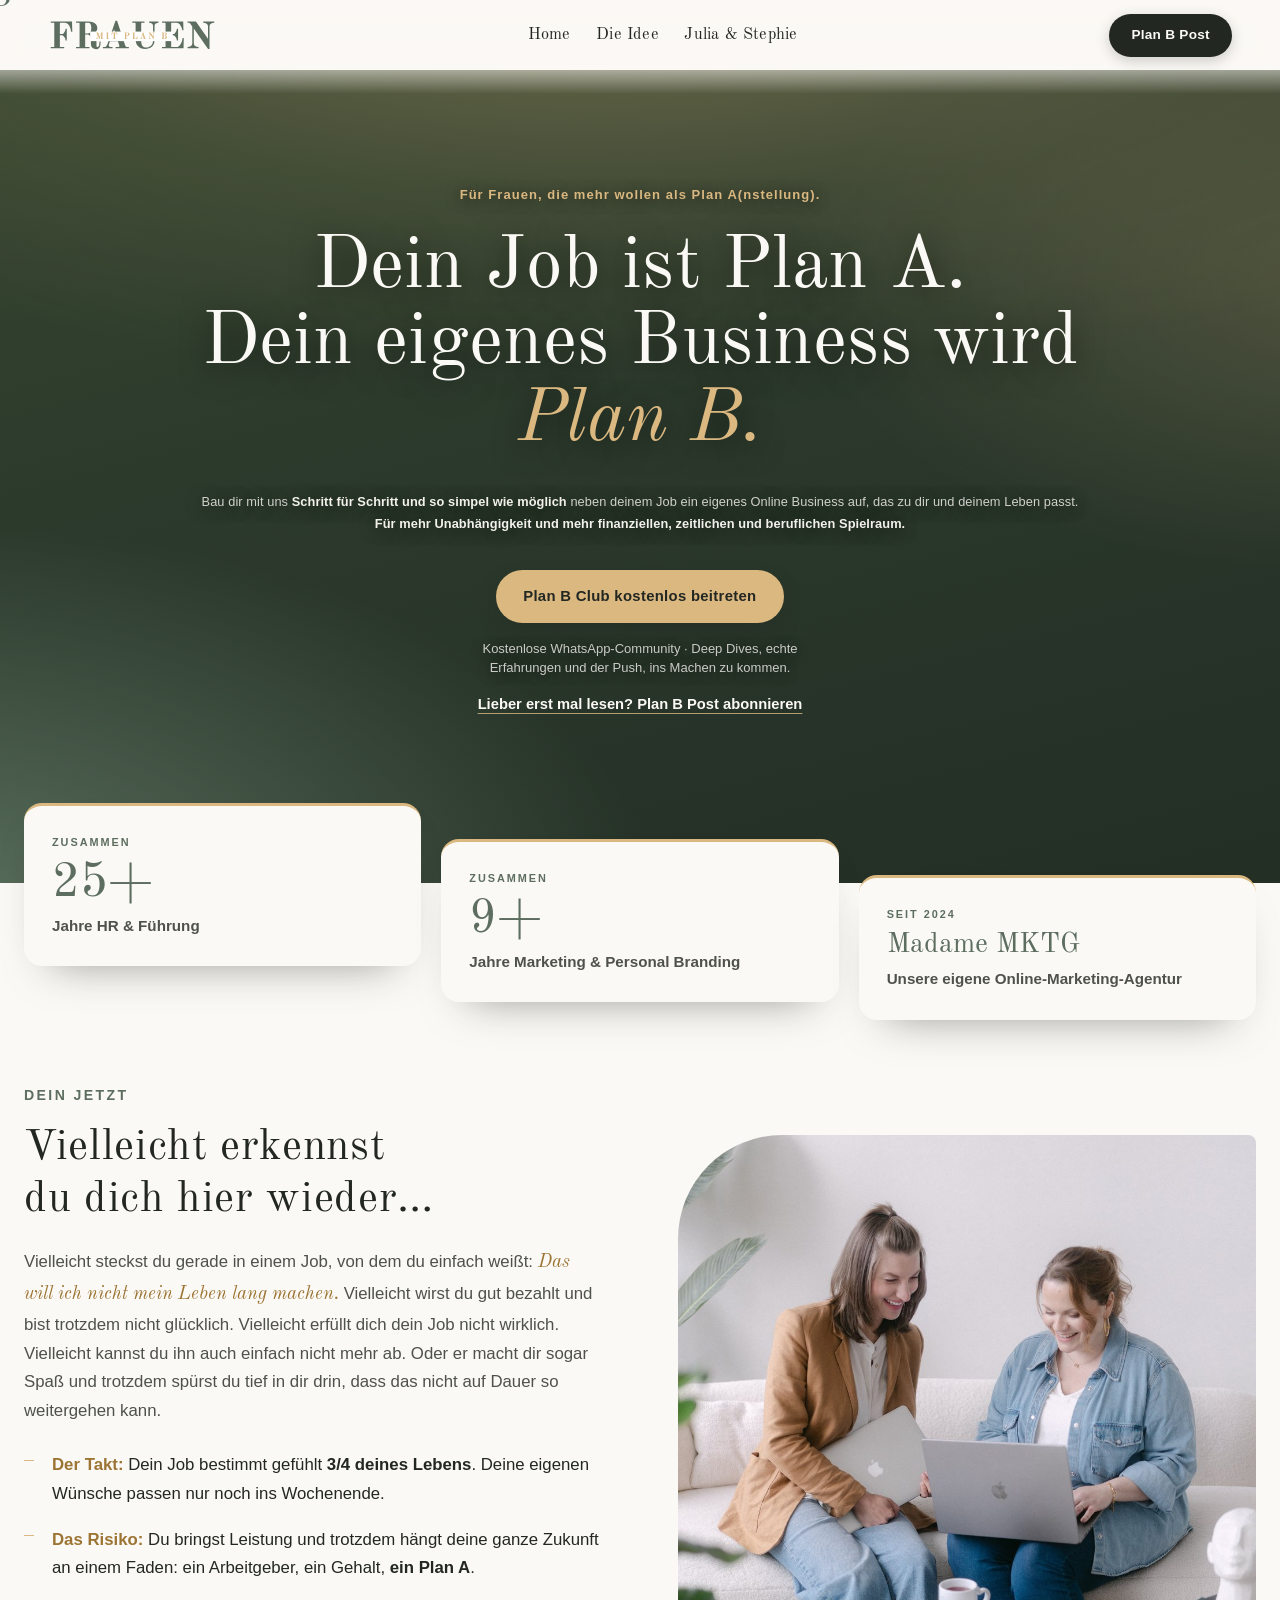
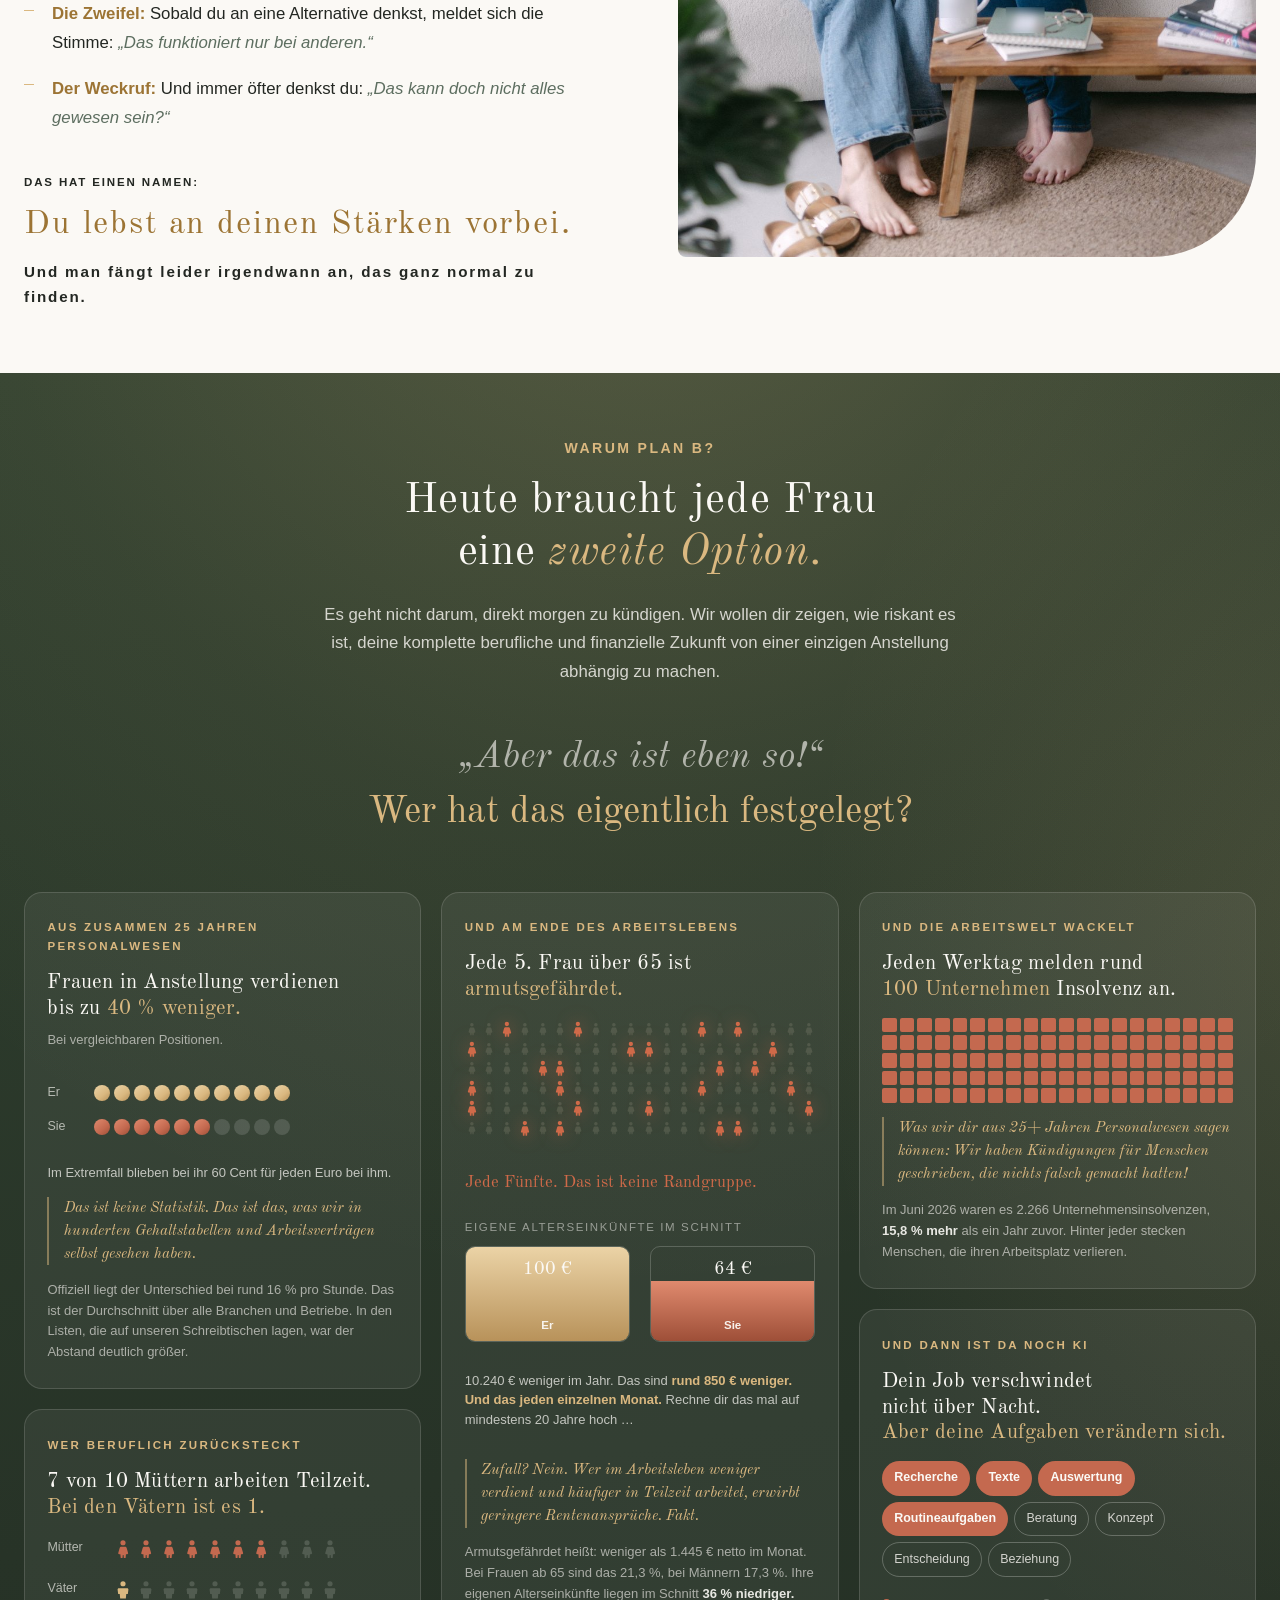
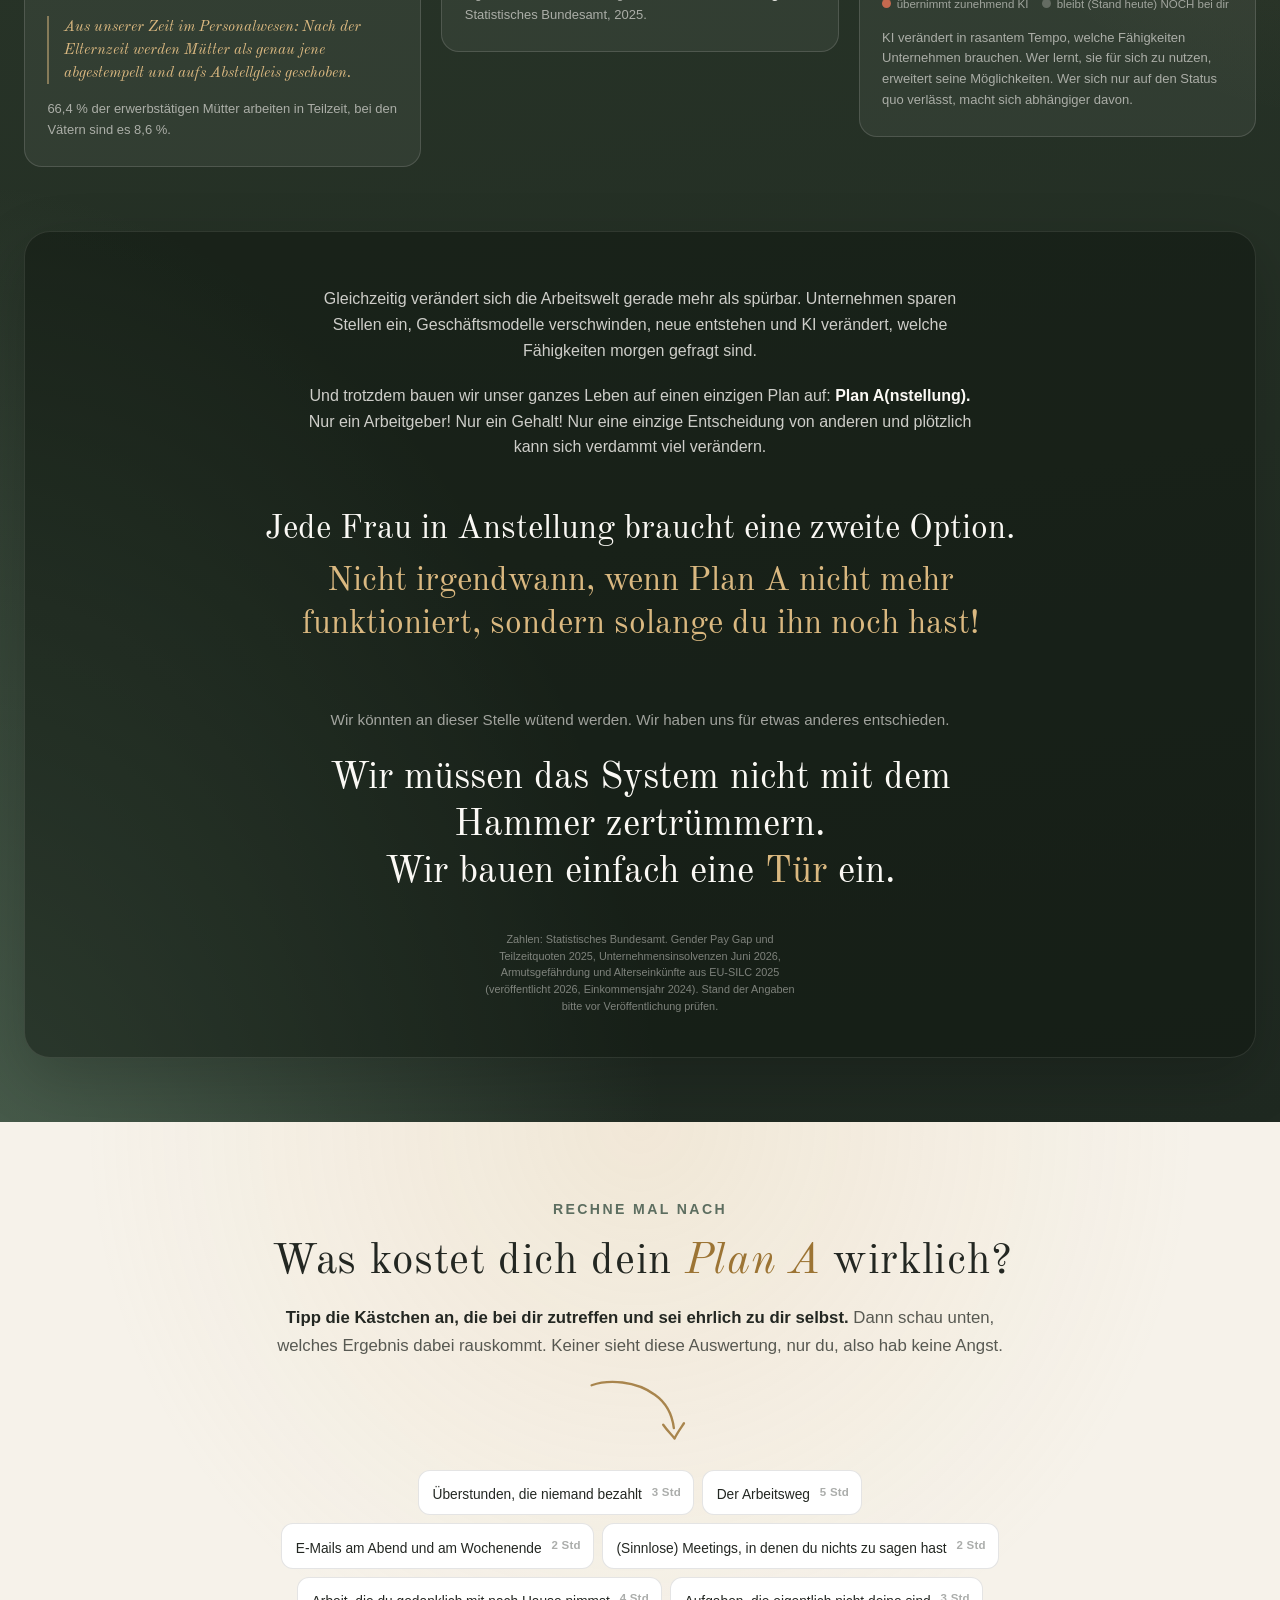
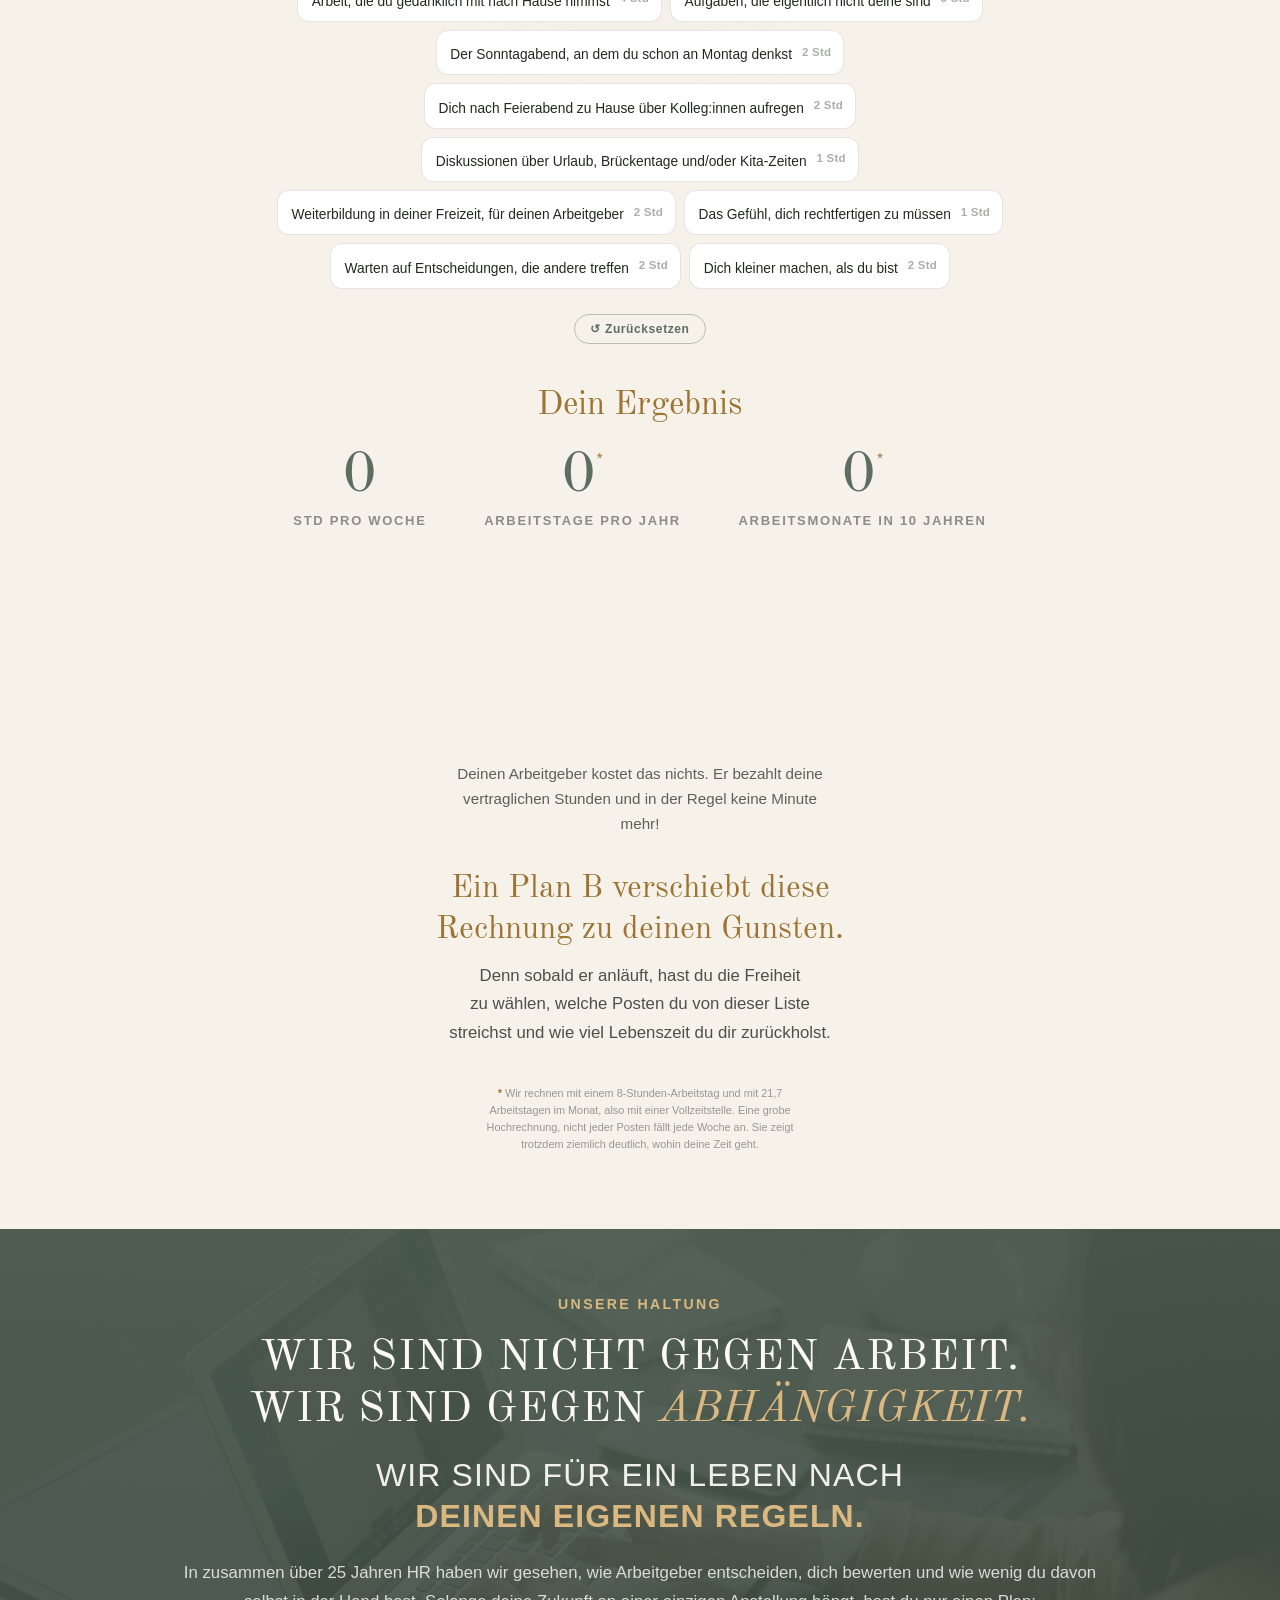
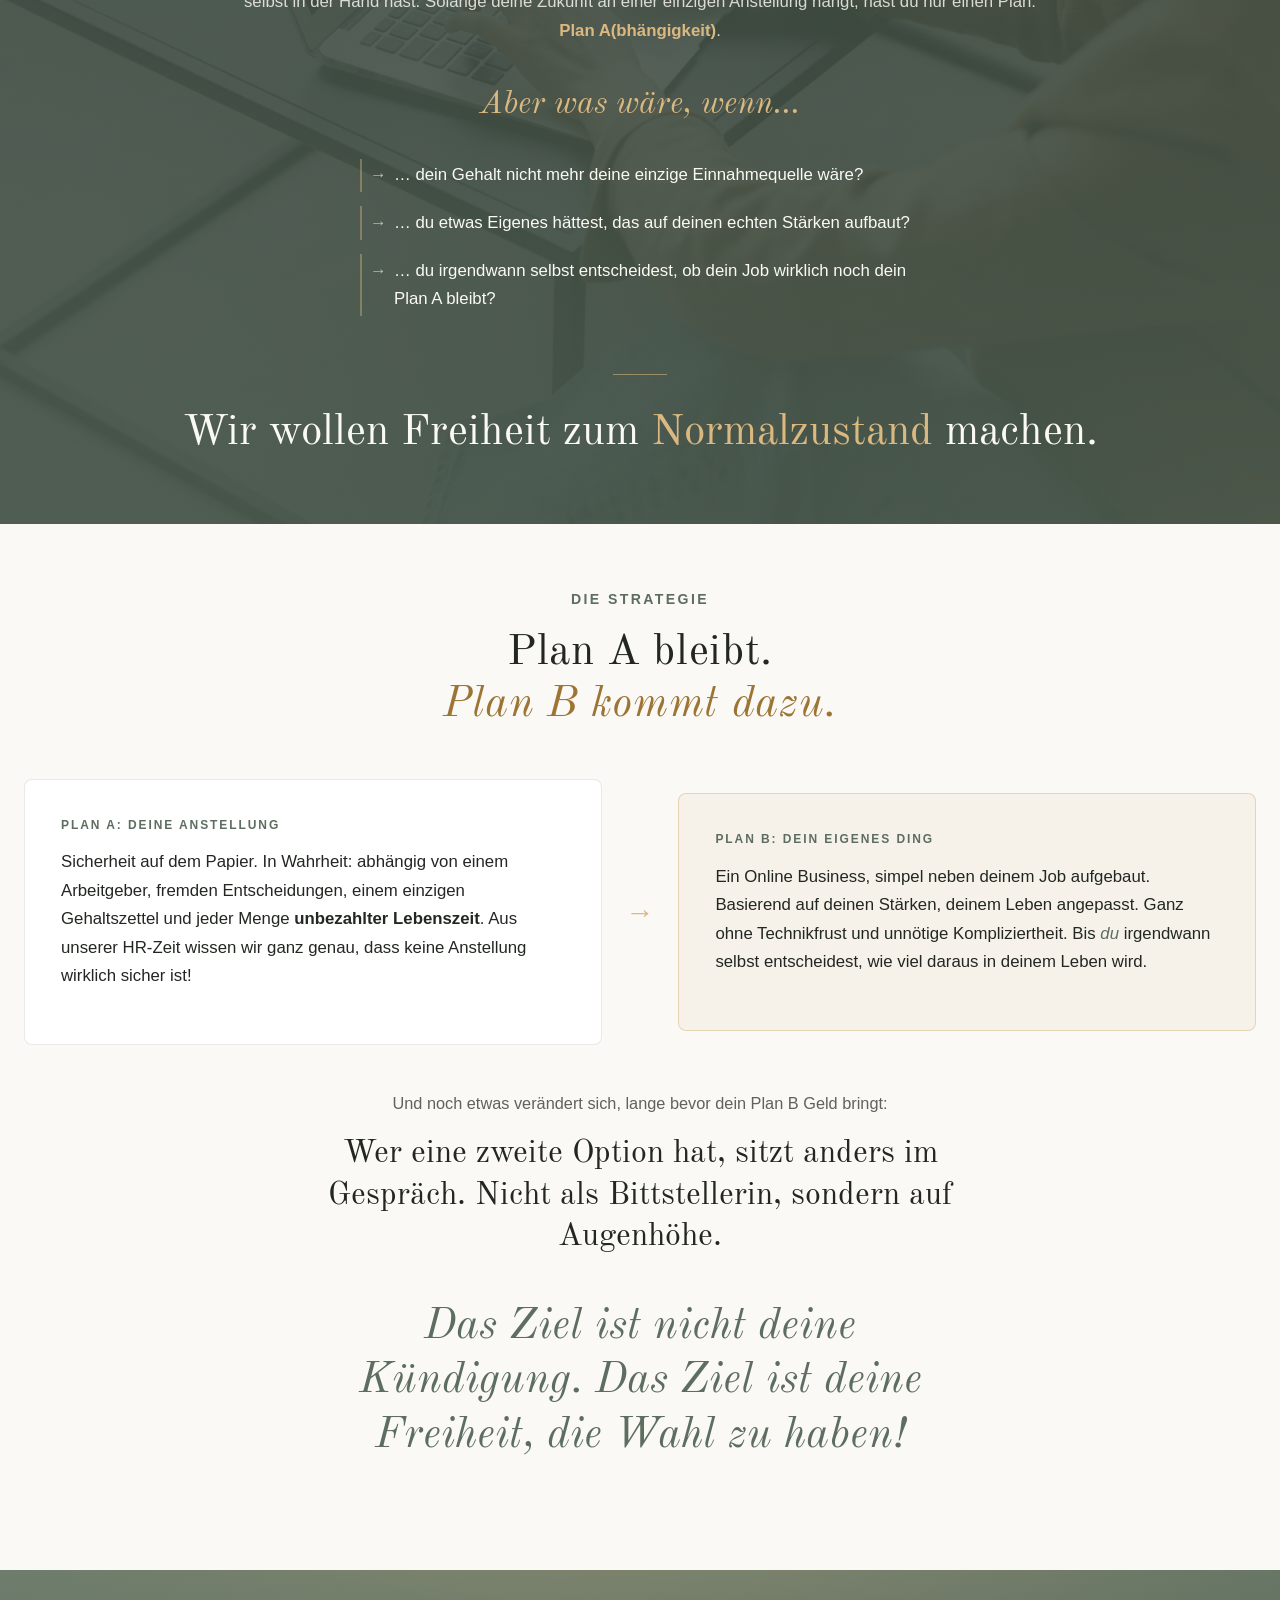
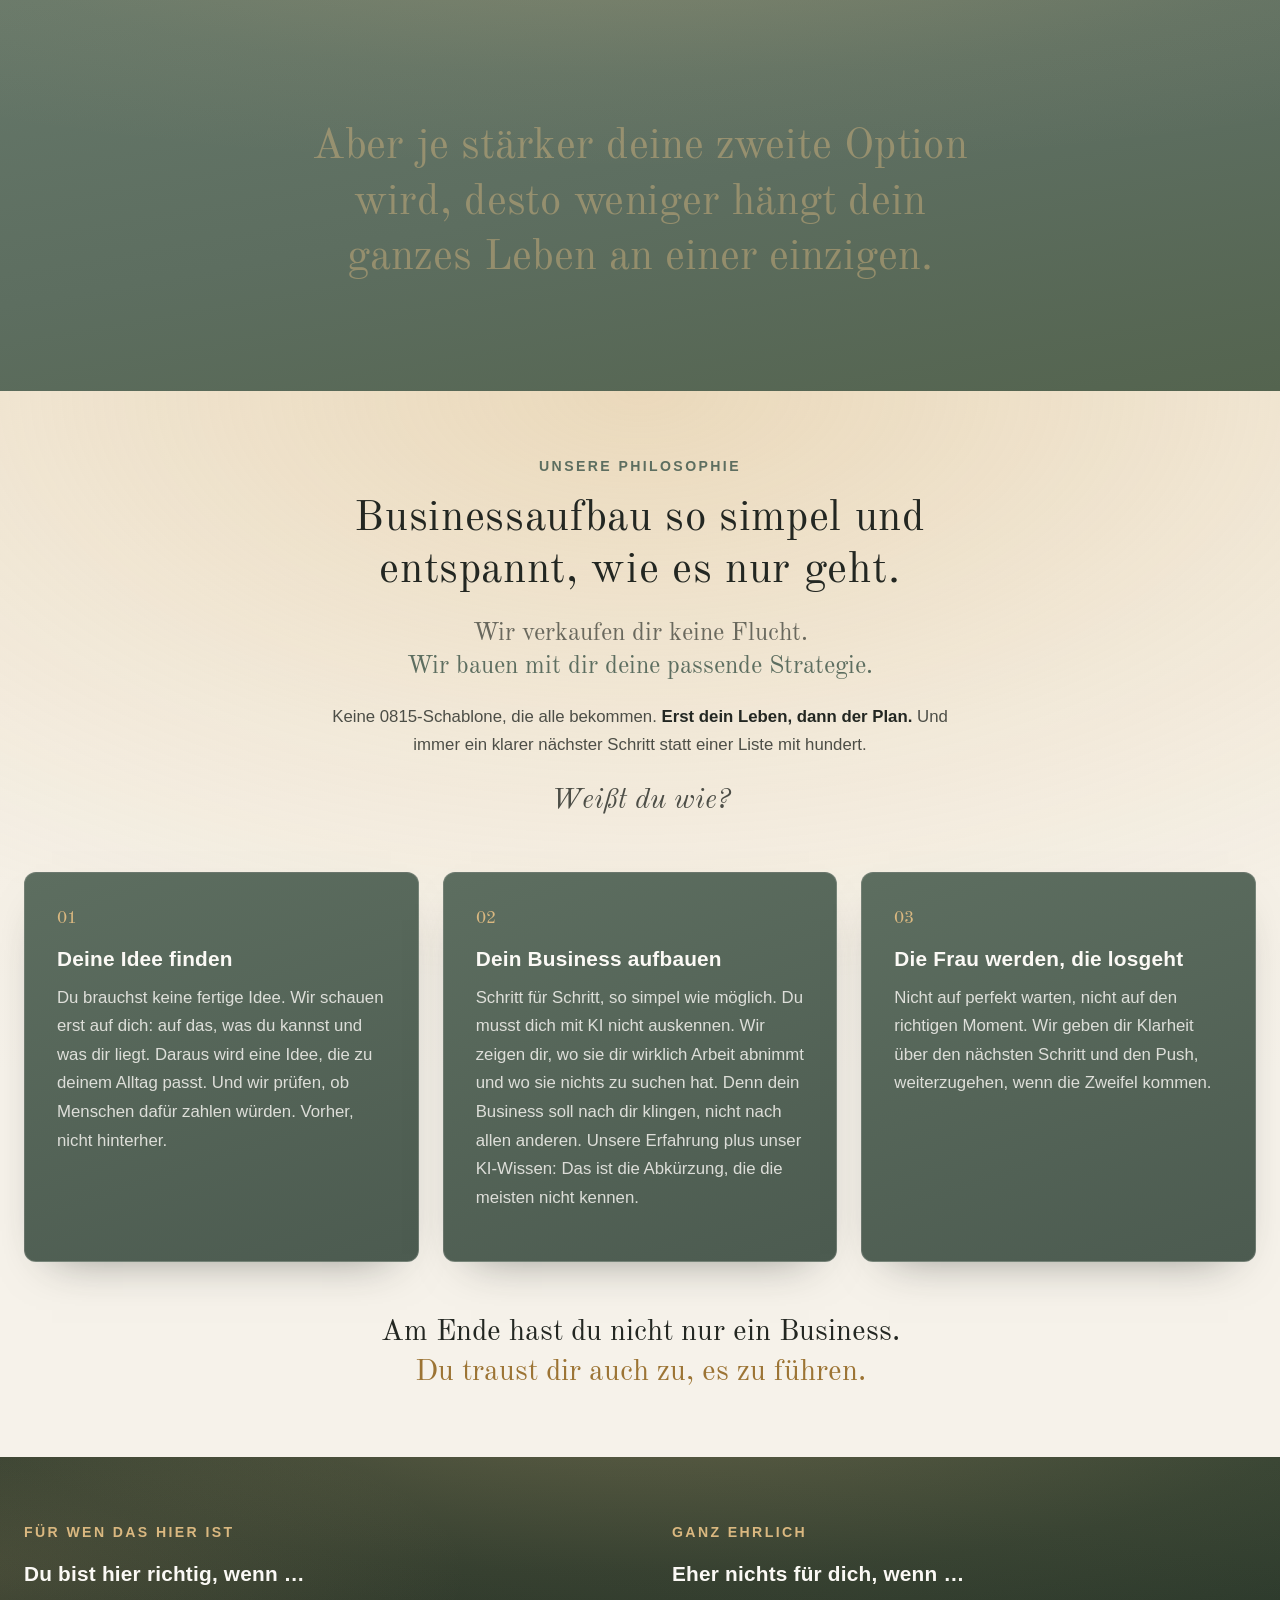
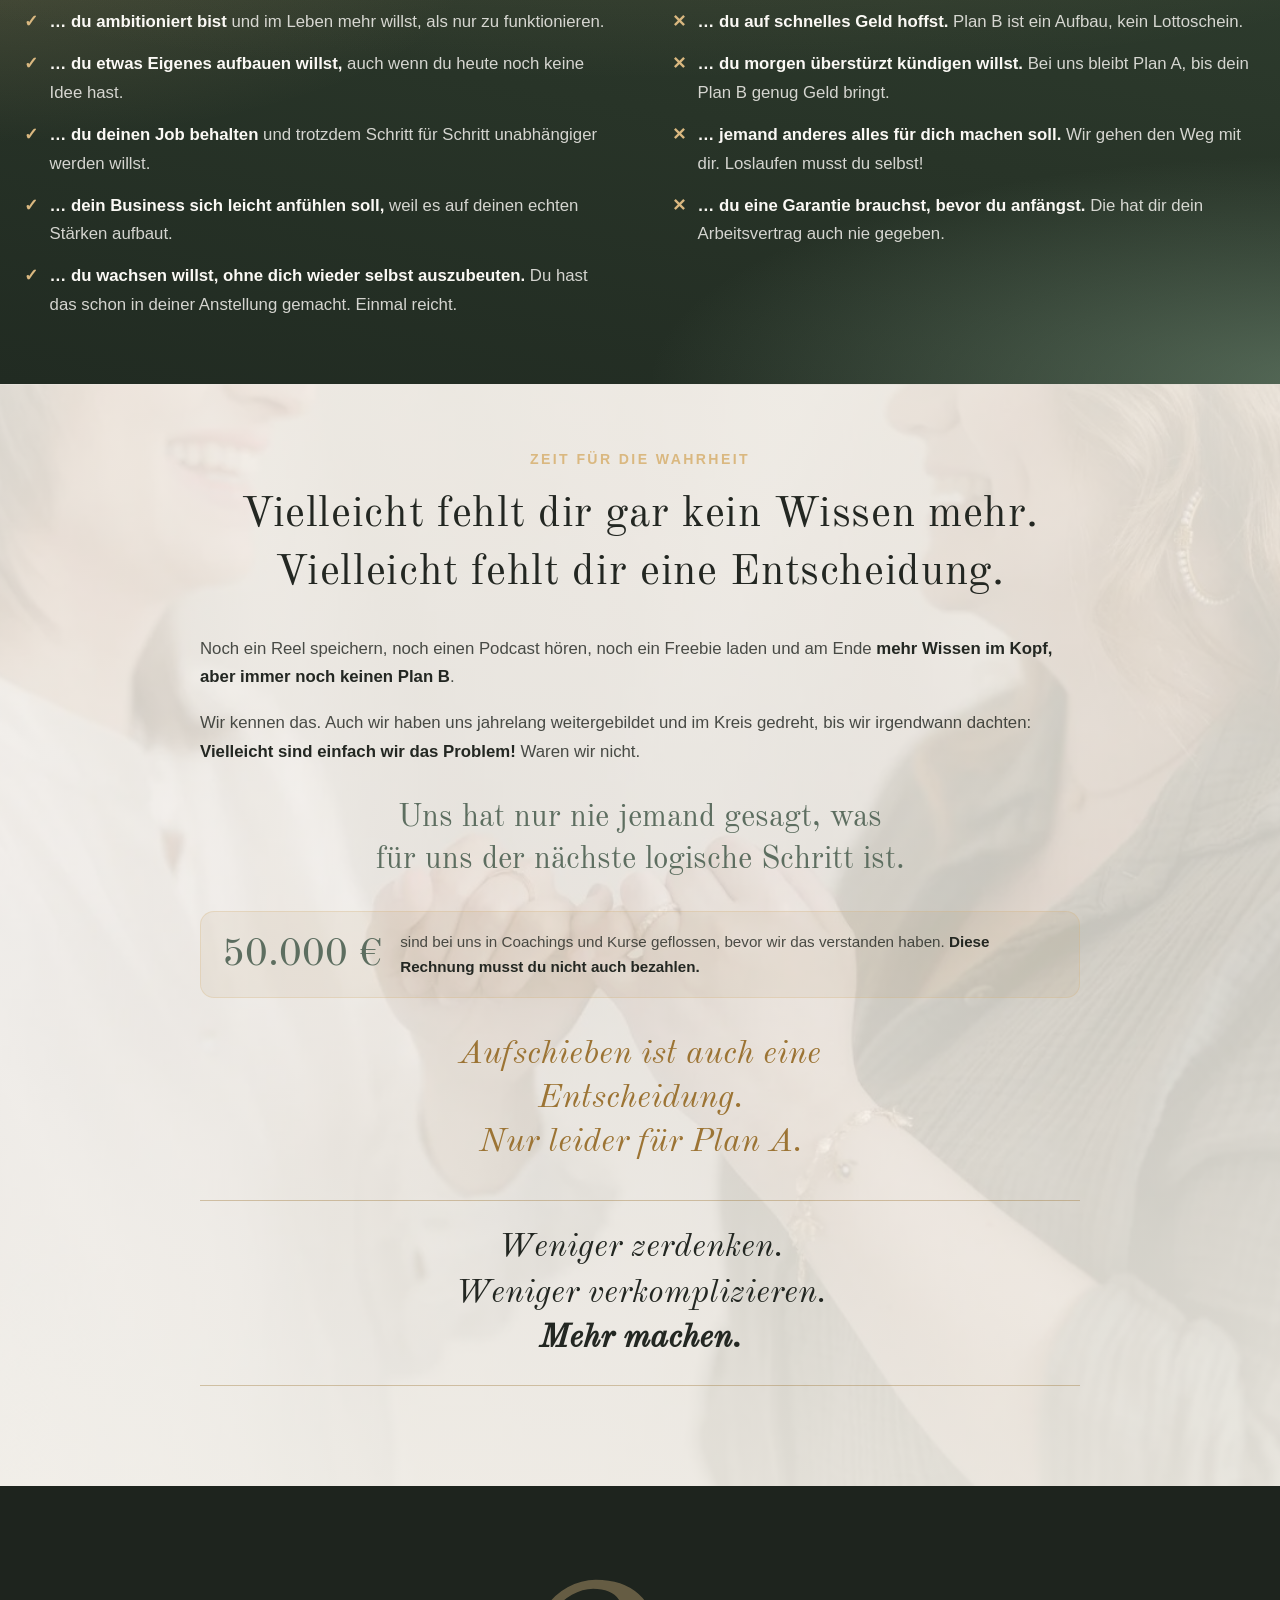
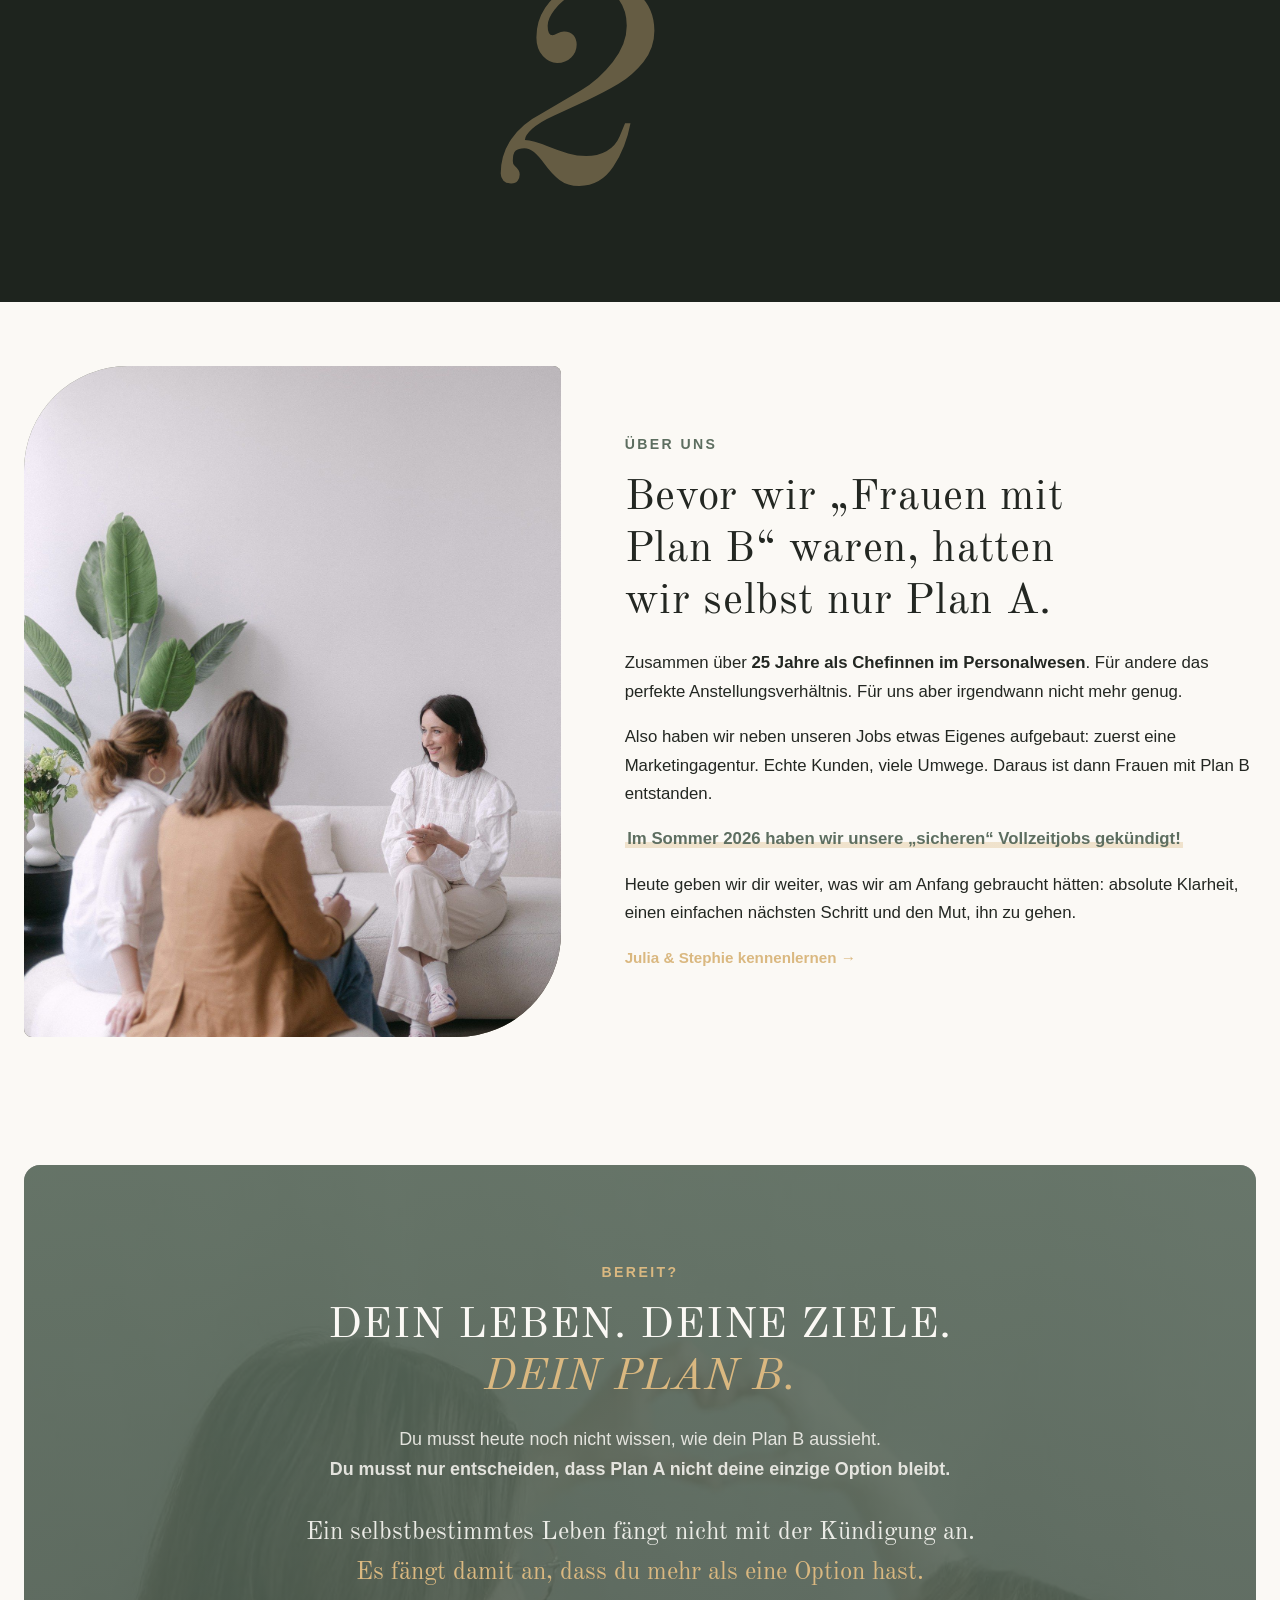
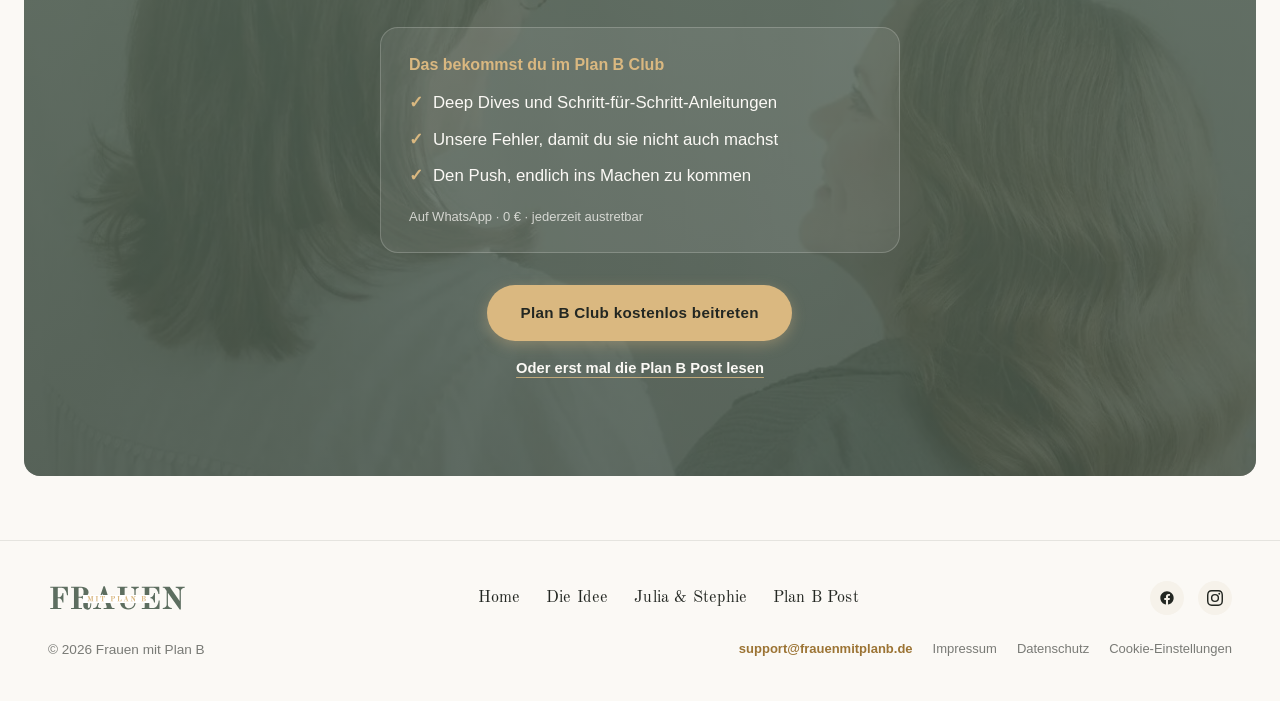
<file: index.html>
<!DOCTYPE html>
<html lang="de">
<head>
<meta charset="UTF-8">
<meta name="viewport" content="width=device-width, initial-scale=1.0">
<link rel="preload" as="image" href="assets/images/hero-intro-1-900.webp" type="image/webp" media="(max-width: 700px)" fetchpriority="high">
<link rel="preload" as="image" href="assets/images/hero-intro-1.webp" type="image/webp" media="(min-width: 701px)" fetchpriority="high">
<script src="https://cloud.ccm19.de/app.js?apiKey=86477b68c4bd5388a9018f3f541a8e977b966ca008c1c298&amp;domain=6abceed7088e18dcf9067f93" referrerpolicy="origin"></script>
<title>Nebenberuflich Online Business aufbauen | Frauen mit Plan B</title>
<meta name="description" content="Für Frauen in Anstellung, die mehr wollen: Finde deine Businessidee und bau dir nebenberuflich ein eigenes Online Business auf. Simpel, ohne Bullshit.">
<meta property="og:type" content="website">
<meta property="og:site_name" content="Frauen mit Plan B">
<meta property="og:locale" content="de_DE">
<meta property="og:title" content="Nebenberuflich Online Business aufbauen | Frauen mit Plan B">
<meta property="og:description" content="Für Frauen in Anstellung, die mehr wollen: Finde deine Businessidee und bau dir nebenberuflich ein eigenes Online Business auf. Simpel, ohne Bullshit.">
<meta property="og:url" content="https://frauenmitplanb.de/">
<link rel="canonical" href="https://frauenmitplanb.de/">
<meta property="og:image" content="https://frauenmitplanb.de/assets/images/og-image.jpg">
<meta property="og:image:width" content="1200">
<meta property="og:image:height" content="630">
<meta property="og:image:alt" content="Julia und Stephanie von Frauen mit Plan B">
<meta name="twitter:card" content="summary_large_image">
<meta name="twitter:title" content="Nebenberuflich Online Business aufbauen | Frauen mit Plan B">
<meta name="twitter:description" content="Für Frauen in Anstellung, die mehr wollen: Finde deine Businessidee und bau dir nebenberuflich ein eigenes Online Business auf. Simpel, ohne Bullshit.">
<meta name="twitter:image" content="https://frauenmitplanb.de/assets/images/og-image.jpg">
<link rel="icon" href="assets/images/favicon.ico" sizes="any">
<link rel="icon" type="image/png" href="assets/images/favicon-32.png" sizes="32x32">
<link rel="icon" type="image/png" href="assets/images/favicon-16.png" sizes="16x16">
<link rel="apple-touch-icon" href="assets/images/apple-touch-icon.png">
<link rel="stylesheet" href="css/style.css">
</head>
<body>

<div class="preloader" id="preloader"><span class="preloader__word">Frauen mit Plan B</span></div>
<div class="cursor-b" id="cursor-b" aria-hidden="true">B</div>

<header class="site-header" data-reveal>
  <a href="#top" class="logo"><img src="assets/images/logo.svg" alt="Frauen mit Plan B" class="logo-img"></a>
  <button class="nav-toggle" aria-label="Menü öffnen" aria-expanded="false">☰</button>
  <nav class="nav">
    <a href="#top" data-magnetic>Home</a>
    <a href="die-idee.html" data-magnetic>Die Idee</a>
    <a href="julia-und-stephie.html" data-magnetic>Julia &amp; Stephie</a>
  </nav>
  <a href="plan-b-post.html" class="btn btn--small" data-magnetic>Plan B Post</a>
</header>

<main id="top">

  <!-- HERO -->
  <section class="hero heroA">
    <div class="heroA__bg" aria-hidden="true">
      <picture>
        <source media="(max-width: 700px)" srcset="assets/images/hero-intro-1-900.webp" type="image/webp">
        <source srcset="assets/images/hero-intro-1.webp" type="image/webp">
        <img class="heroA__img" src="assets/images/hero-intro-1.jpg" alt="" fetchpriority="high" decoding="async">
      </picture>
      <picture>
        <source media="(max-width: 700px)" srcset="assets/images/hero-intro-2-900.webp" type="image/webp">
        <source srcset="assets/images/hero-intro-2.webp" type="image/webp">
        <img class="heroA__img" src="assets/images/hero-intro-2.jpg" alt="" fetchpriority="high" decoding="async">
      </picture>
    </div>
    <div class="heroA__in">
      <p class="heroA__eye">Für Frauen, die mehr wollen als <span class="nowrap">Plan A(nstellung).</span></p>
      <h1 class="heroA__h1">Dein Job ist Plan A.<br>Dein eigenes Business wird <i>Plan B.</i></h1>
      <p class="heroA__body">Bau dir mit uns <b>Schritt für Schritt und so simpel wie möglich</b> neben deinem Job ein eigenes Online Business auf, das zu dir und deinem Leben passt. <b class="heroA__gainpart">Für mehr Unabhängigkeit und mehr finanziellen, zeitlichen und beruflichen Spielraum.</b></p>
      <a class="btn btn--light heroA__btn" data-magnetic data-club-open role="button" tabindex="0">Plan B Club kostenlos beitreten</a>
      <p class="heroA__note">Kostenlose WhatsApp-Community · Deep Dives, echte Erfahrungen und der Push, ins Machen zu kommen.</p>
      <a href="plan-b-post.html" class="heroA__alt">Lieber erst mal lesen? Plan B Post abonnieren</a>
    </div>
  </section>

  <!-- ZAHLEN-KACHELN -->
  <div class="proof" id="proof">
    <article class="proof__card">
      <span class="proof__eb">Zusammen</span>
      <span class="proof__num" data-count="25" data-suffix="+">0</span>
      <span class="proof__label">Jahre HR &amp; Führung</span>
    </article>
    <article class="proof__card">
      <span class="proof__eb">Zusammen</span>
      <span class="proof__num" data-count="9" data-suffix="+">0</span>
      <span class="proof__label">Jahre Marketing &amp; Personal Branding</span>
    </article>
    <article class="proof__card">
      <span class="proof__eb">Seit 2024</span>
      <span class="proof__num proof__num--word">Madame MKTG</span>
      <span class="proof__label">Unsere eigene Online-Marketing-Agentur</span>
    </article>
  </div>

  <!-- DEIN JETZT -->
  <section class="section jetzt" id="jetzt">
    <div class="section__grid">
      <div class="section__text">
        <p class="eyebrow" data-reveal-text>Dein Jetzt</p>
        <h2 class="reveal-lines" data-reveal-text>Vielleicht erkennst du dich hier wieder…</h2>
        <p class="jetzt__lead" data-reveal>Vielleicht steckst du gerade in einem Job, von dem du einfach weißt: <em>Das will ich nicht mein Leben lang machen.</em> Vielleicht wirst du gut bezahlt und bist trotzdem nicht glücklich. Vielleicht erfüllt dich dein Job nicht wirklich. Vielleicht kannst du ihn auch einfach nicht mehr ab. Oder er macht dir sogar Spaß und trotzdem spürst du tief in dir drin, dass das nicht auf Dauer so weitergehen kann.</p>
        <ul class="pain-list" data-reveal-stagger>
          <li><strong>Der Takt:</strong> Dein Job bestimmt gefühlt <strong>3/4 deines Lebens</strong>. Deine eigenen Wünsche passen nur noch ins Wochenende.</li>
          <li><strong>Das Risiko:</strong> Du bringst Leistung und trotzdem hängt deine ganze Zukunft an einem Faden: ein Arbeitgeber, ein Gehalt, <strong>ein Plan A</strong>.</li>
          <li><strong>Die Zweifel:</strong> Sobald du an eine Alternative denkst, meldet sich die Stimme: <em>„Das funktioniert nur bei anderen.“</em></li>
          <li><strong>Der Weckruf:</strong> Und immer öfter denkst du: <em>„Das kann doch nicht alles gewesen sein?“</em></li>
        </ul>
        <p class="jetzt__name" data-reveal>Das hat einen Namen: <strong>Du lebst an deinen Stärken vorbei.</strong><span>Und man fängt leider irgendwann an, das ganz normal zu finden.</span></p>
      </div>
      <div class="section__media" data-parallax="0.08">
        <img src="assets/images/about-working.jpg" alt="Julia und Stephanie am Whiteboard" class="media-frame" style="width:100%; height:100%; object-fit:cover;" loading="lazy" data-reveal>
      </div>
    </div>
  </section>

  <!-- WARUM PLAN B -->
  <section class="section warum" id="warum">
    <div class="warum__inner">
      <p class="eyebrow eyebrow--light" data-reveal-text>Warum Plan B?</p>
      <h2 data-reveal-text>Heute braucht jede Frau<br>eine <em>zweite Option.</em></h2>
      <p class="warum__lead" data-reveal>Es geht nicht darum, direkt morgen zu kündigen. Wir wollen dir zeigen, wie riskant es ist, deine komplette berufliche und finanzielle Zukunft von einer einzigen Anstellung abhängig zu machen.</p>
      <p class="warum__ask" data-reveal><span>„Aber das ist eben so!“</span><strong>Wer hat das eigentlich festgelegt?</strong></p>

      <div class="warum__grid">
        <article class="fact" data-fact>
          <p class="fact__kicker">Aus zusammen 25 Jahren Personalwesen</p>
          <h3>Frauen in Anstellung verdienen<br>bis zu <b>40 % weniger.</b></h3>
          <p class="fact__sub">Bei vergleichbaren Positionen.</p>
          <div class="coinrow"><span class="coinrow__label">Er</span><span class="coins "><span class="coin is-full" style="--i:0"></span><span class="coin is-full" style="--i:1"></span><span class="coin is-full" style="--i:2"></span><span class="coin is-full" style="--i:3"></span><span class="coin is-full" style="--i:4"></span><span class="coin is-full" style="--i:5"></span><span class="coin is-full" style="--i:6"></span><span class="coin is-full" style="--i:7"></span><span class="coin is-full" style="--i:8"></span><span class="coin is-full" style="--i:9"></span></span></div>
          <div class="coinrow"><span class="coinrow__label">Sie</span><span class="coins coins--w"><span class="coin is-full" style="--i:0"></span><span class="coin is-full" style="--i:1"></span><span class="coin is-full" style="--i:2"></span><span class="coin is-full" style="--i:3"></span><span class="coin is-full" style="--i:4"></span><span class="coin is-full" style="--i:5"></span><span class="coin is-empty" style="--i:6"></span><span class="coin is-empty" style="--i:7"></span><span class="coin is-empty" style="--i:8"></span><span class="coin is-empty" style="--i:9"></span></span></div>
          <p class="fact__cap">Im Extremfall blieben bei ihr 60 Cent für jeden Euro bei ihm.</p>
          <p class="fact__voice">Das ist keine Statistik. Das ist das, was wir in hunderten Gehaltstabellen und Arbeitsverträgen selbst gesehen haben.</p>
          <p class="fact__note">Offiziell liegt der Unterschied bei rund 16 % pro Stunde. Das ist der Durchschnitt über alle Branchen und Betriebe. In den Listen, die auf unseren Schreibtischen lagen, war der Abstand deutlich größer.</p>
        </article>

        <article class="fact" data-fact>
          <p class="fact__kicker">Wer beruflich zurücksteckt</p>
          <h3>7 von 10 Müttern arbeiten Teilzeit.<br><b>Bei den Vätern ist es 1.</b></h3>
          <div class="figrow"><span class="figrow__label">Mütter</span><span class="figs figs--w"><svg aria-hidden="true" class="fig is-on" style="--i:0" viewBox="0 0 24 24"><path d="M12 2.6a3.1 3.1 0 1 1 0 6.2 3.1 3.1 0 0 1 0-6.2Zm-2.6 7.8h5.2c.8 0 1.5.53 1.72 1.3l1.78 6.3c.2.7-.32 1.4-1.1 1.4h-1.44l-.42 4.6h-2.14l-.34-3.5h-.92l-.34 3.5H9.26l-.42-4.6H7.4c-.78 0-1.3-.7-1.1-1.4l1.78-6.3c.22-.77.92-1.3 1.72-1.3Z"/></svg><svg aria-hidden="true" class="fig is-on" style="--i:1" viewBox="0 0 24 24"><path d="M12 2.6a3.1 3.1 0 1 1 0 6.2 3.1 3.1 0 0 1 0-6.2Zm-2.6 7.8h5.2c.8 0 1.5.53 1.72 1.3l1.78 6.3c.2.7-.32 1.4-1.1 1.4h-1.44l-.42 4.6h-2.14l-.34-3.5h-.92l-.34 3.5H9.26l-.42-4.6H7.4c-.78 0-1.3-.7-1.1-1.4l1.78-6.3c.22-.77.92-1.3 1.72-1.3Z"/></svg><svg aria-hidden="true" class="fig is-on" style="--i:2" viewBox="0 0 24 24"><path d="M12 2.6a3.1 3.1 0 1 1 0 6.2 3.1 3.1 0 0 1 0-6.2Zm-2.6 7.8h5.2c.8 0 1.5.53 1.72 1.3l1.78 6.3c.2.7-.32 1.4-1.1 1.4h-1.44l-.42 4.6h-2.14l-.34-3.5h-.92l-.34 3.5H9.26l-.42-4.6H7.4c-.78 0-1.3-.7-1.1-1.4l1.78-6.3c.22-.77.92-1.3 1.72-1.3Z"/></svg><svg aria-hidden="true" class="fig is-on" style="--i:3" viewBox="0 0 24 24"><path d="M12 2.6a3.1 3.1 0 1 1 0 6.2 3.1 3.1 0 0 1 0-6.2Zm-2.6 7.8h5.2c.8 0 1.5.53 1.72 1.3l1.78 6.3c.2.7-.32 1.4-1.1 1.4h-1.44l-.42 4.6h-2.14l-.34-3.5h-.92l-.34 3.5H9.26l-.42-4.6H7.4c-.78 0-1.3-.7-1.1-1.4l1.78-6.3c.22-.77.92-1.3 1.72-1.3Z"/></svg><svg aria-hidden="true" class="fig is-on" style="--i:4" viewBox="0 0 24 24"><path d="M12 2.6a3.1 3.1 0 1 1 0 6.2 3.1 3.1 0 0 1 0-6.2Zm-2.6 7.8h5.2c.8 0 1.5.53 1.72 1.3l1.78 6.3c.2.7-.32 1.4-1.1 1.4h-1.44l-.42 4.6h-2.14l-.34-3.5h-.92l-.34 3.5H9.26l-.42-4.6H7.4c-.78 0-1.3-.7-1.1-1.4l1.78-6.3c.22-.77.92-1.3 1.72-1.3Z"/></svg><svg aria-hidden="true" class="fig is-on" style="--i:5" viewBox="0 0 24 24"><path d="M12 2.6a3.1 3.1 0 1 1 0 6.2 3.1 3.1 0 0 1 0-6.2Zm-2.6 7.8h5.2c.8 0 1.5.53 1.72 1.3l1.78 6.3c.2.7-.32 1.4-1.1 1.4h-1.44l-.42 4.6h-2.14l-.34-3.5h-.92l-.34 3.5H9.26l-.42-4.6H7.4c-.78 0-1.3-.7-1.1-1.4l1.78-6.3c.22-.77.92-1.3 1.72-1.3Z"/></svg><svg aria-hidden="true" class="fig is-on" style="--i:6" viewBox="0 0 24 24"><path d="M12 2.6a3.1 3.1 0 1 1 0 6.2 3.1 3.1 0 0 1 0-6.2Zm-2.6 7.8h5.2c.8 0 1.5.53 1.72 1.3l1.78 6.3c.2.7-.32 1.4-1.1 1.4h-1.44l-.42 4.6h-2.14l-.34-3.5h-.92l-.34 3.5H9.26l-.42-4.6H7.4c-.78 0-1.3-.7-1.1-1.4l1.78-6.3c.22-.77.92-1.3 1.72-1.3Z"/></svg><svg aria-hidden="true" class="fig" style="--i:7" viewBox="0 0 24 24"><path d="M12 2.6a3.1 3.1 0 1 1 0 6.2 3.1 3.1 0 0 1 0-6.2Zm-2.6 7.8h5.2c.8 0 1.5.53 1.72 1.3l1.78 6.3c.2.7-.32 1.4-1.1 1.4h-1.44l-.42 4.6h-2.14l-.34-3.5h-.92l-.34 3.5H9.26l-.42-4.6H7.4c-.78 0-1.3-.7-1.1-1.4l1.78-6.3c.22-.77.92-1.3 1.72-1.3Z"/></svg><svg aria-hidden="true" class="fig" style="--i:8" viewBox="0 0 24 24"><path d="M12 2.6a3.1 3.1 0 1 1 0 6.2 3.1 3.1 0 0 1 0-6.2Zm-2.6 7.8h5.2c.8 0 1.5.53 1.72 1.3l1.78 6.3c.2.7-.32 1.4-1.1 1.4h-1.44l-.42 4.6h-2.14l-.34-3.5h-.92l-.34 3.5H9.26l-.42-4.6H7.4c-.78 0-1.3-.7-1.1-1.4l1.78-6.3c.22-.77.92-1.3 1.72-1.3Z"/></svg><svg aria-hidden="true" class="fig" style="--i:9" viewBox="0 0 24 24"><path d="M12 2.6a3.1 3.1 0 1 1 0 6.2 3.1 3.1 0 0 1 0-6.2Zm-2.6 7.8h5.2c.8 0 1.5.53 1.72 1.3l1.78 6.3c.2.7-.32 1.4-1.1 1.4h-1.44l-.42 4.6h-2.14l-.34-3.5h-.92l-.34 3.5H9.26l-.42-4.6H7.4c-.78 0-1.3-.7-1.1-1.4l1.78-6.3c.22-.77.92-1.3 1.72-1.3Z"/></svg></span></div>
          <div class="figrow"><span class="figrow__label">Väter</span><span class="figs "><svg aria-hidden="true" class="fig is-on" style="--i:0" viewBox="0 0 24 24"><path d="M12 2.6a3.1 3.1 0 1 1 0 6.2 3.1 3.1 0 0 1 0-6.2Zm-5 8.4h10c.9 0 1.6.8 1.5 1.7l-.7 5.3h-1.9l-.5 5.4h-6.8l-.5-5.4H6.2l-.7-5.3c-.1-.9.6-1.7 1.5-1.7Z"/></svg><svg aria-hidden="true" class="fig" style="--i:1" viewBox="0 0 24 24"><path d="M12 2.6a3.1 3.1 0 1 1 0 6.2 3.1 3.1 0 0 1 0-6.2Zm-5 8.4h10c.9 0 1.6.8 1.5 1.7l-.7 5.3h-1.9l-.5 5.4h-6.8l-.5-5.4H6.2l-.7-5.3c-.1-.9.6-1.7 1.5-1.7Z"/></svg><svg aria-hidden="true" class="fig" style="--i:2" viewBox="0 0 24 24"><path d="M12 2.6a3.1 3.1 0 1 1 0 6.2 3.1 3.1 0 0 1 0-6.2Zm-5 8.4h10c.9 0 1.6.8 1.5 1.7l-.7 5.3h-1.9l-.5 5.4h-6.8l-.5-5.4H6.2l-.7-5.3c-.1-.9.6-1.7 1.5-1.7Z"/></svg><svg aria-hidden="true" class="fig" style="--i:3" viewBox="0 0 24 24"><path d="M12 2.6a3.1 3.1 0 1 1 0 6.2 3.1 3.1 0 0 1 0-6.2Zm-5 8.4h10c.9 0 1.6.8 1.5 1.7l-.7 5.3h-1.9l-.5 5.4h-6.8l-.5-5.4H6.2l-.7-5.3c-.1-.9.6-1.7 1.5-1.7Z"/></svg><svg aria-hidden="true" class="fig" style="--i:4" viewBox="0 0 24 24"><path d="M12 2.6a3.1 3.1 0 1 1 0 6.2 3.1 3.1 0 0 1 0-6.2Zm-5 8.4h10c.9 0 1.6.8 1.5 1.7l-.7 5.3h-1.9l-.5 5.4h-6.8l-.5-5.4H6.2l-.7-5.3c-.1-.9.6-1.7 1.5-1.7Z"/></svg><svg aria-hidden="true" class="fig" style="--i:5" viewBox="0 0 24 24"><path d="M12 2.6a3.1 3.1 0 1 1 0 6.2 3.1 3.1 0 0 1 0-6.2Zm-5 8.4h10c.9 0 1.6.8 1.5 1.7l-.7 5.3h-1.9l-.5 5.4h-6.8l-.5-5.4H6.2l-.7-5.3c-.1-.9.6-1.7 1.5-1.7Z"/></svg><svg aria-hidden="true" class="fig" style="--i:6" viewBox="0 0 24 24"><path d="M12 2.6a3.1 3.1 0 1 1 0 6.2 3.1 3.1 0 0 1 0-6.2Zm-5 8.4h10c.9 0 1.6.8 1.5 1.7l-.7 5.3h-1.9l-.5 5.4h-6.8l-.5-5.4H6.2l-.7-5.3c-.1-.9.6-1.7 1.5-1.7Z"/></svg><svg aria-hidden="true" class="fig" style="--i:7" viewBox="0 0 24 24"><path d="M12 2.6a3.1 3.1 0 1 1 0 6.2 3.1 3.1 0 0 1 0-6.2Zm-5 8.4h10c.9 0 1.6.8 1.5 1.7l-.7 5.3h-1.9l-.5 5.4h-6.8l-.5-5.4H6.2l-.7-5.3c-.1-.9.6-1.7 1.5-1.7Z"/></svg><svg aria-hidden="true" class="fig" style="--i:8" viewBox="0 0 24 24"><path d="M12 2.6a3.1 3.1 0 1 1 0 6.2 3.1 3.1 0 0 1 0-6.2Zm-5 8.4h10c.9 0 1.6.8 1.5 1.7l-.7 5.3h-1.9l-.5 5.4h-6.8l-.5-5.4H6.2l-.7-5.3c-.1-.9.6-1.7 1.5-1.7Z"/></svg><svg aria-hidden="true" class="fig" style="--i:9" viewBox="0 0 24 24"><path d="M12 2.6a3.1 3.1 0 1 1 0 6.2 3.1 3.1 0 0 1 0-6.2Zm-5 8.4h10c.9 0 1.6.8 1.5 1.7l-.7 5.3h-1.9l-.5 5.4h-6.8l-.5-5.4H6.2l-.7-5.3c-.1-.9.6-1.7 1.5-1.7Z"/></svg></span></div>
          <p class="fact__voice">Aus unserer Zeit im Personalwesen: Nach der Elternzeit werden Mütter als genau jene abgestempelt und aufs Abstellgleis geschoben.</p>
          <p class="fact__note">66,4 % der erwerbstätigen Mütter arbeiten in Teilzeit, bei den Vätern sind es 8,6 %.</p>
        </article>

        <article class="fact" data-fact>
          <p class="fact__kicker">Und am Ende des Arbeitslebens</p>
          <h3>Jede 5. Frau über 65 ist<br><b>armutsgefährdet.</b></h3>
          <div class="crowd" role="img" aria-label="Von 120 Frauen über 65 sind 24 armutsgefährdet, also jede fünfte."><svg aria-hidden="true" class="figc" style="--i:0;--h:0" viewBox="0 0 24 24"><path d="M12 2.6a3.1 3.1 0 1 1 0 6.2 3.1 3.1 0 0 1 0-6.2Zm-2.6 7.8h5.2c.8 0 1.5.53 1.72 1.3l1.78 6.3c.2.7-.32 1.4-1.1 1.4h-1.44l-.42 4.6h-2.14l-.34-3.5h-.92l-.34 3.5H9.26l-.42-4.6H7.4c-.78 0-1.3-.7-1.1-1.4l1.78-6.3c.22-.77.92-1.3 1.72-1.3Z"/></svg><svg aria-hidden="true" class="figc" style="--i:1;--h:0" viewBox="0 0 24 24"><path d="M12 2.6a3.1 3.1 0 1 1 0 6.2 3.1 3.1 0 0 1 0-6.2Zm-2.6 7.8h5.2c.8 0 1.5.53 1.72 1.3l1.78 6.3c.2.7-.32 1.4-1.1 1.4h-1.44l-.42 4.6h-2.14l-.34-3.5h-.92l-.34 3.5H9.26l-.42-4.6H7.4c-.78 0-1.3-.7-1.1-1.4l1.78-6.3c.22-.77.92-1.3 1.72-1.3Z"/></svg><svg aria-hidden="true" class="figc is-hot" style="--i:2;--h:4" viewBox="0 0 24 24"><path d="M12 2.6a3.1 3.1 0 1 1 0 6.2 3.1 3.1 0 0 1 0-6.2Zm-2.6 7.8h5.2c.8 0 1.5.53 1.72 1.3l1.78 6.3c.2.7-.32 1.4-1.1 1.4h-1.44l-.42 4.6h-2.14l-.34-3.5h-.92l-.34 3.5H9.26l-.42-4.6H7.4c-.78 0-1.3-.7-1.1-1.4l1.78-6.3c.22-.77.92-1.3 1.72-1.3Z"/></svg><svg aria-hidden="true" class="figc" style="--i:3;--h:0" viewBox="0 0 24 24"><path d="M12 2.6a3.1 3.1 0 1 1 0 6.2 3.1 3.1 0 0 1 0-6.2Zm-2.6 7.8h5.2c.8 0 1.5.53 1.72 1.3l1.78 6.3c.2.7-.32 1.4-1.1 1.4h-1.44l-.42 4.6h-2.14l-.34-3.5h-.92l-.34 3.5H9.26l-.42-4.6H7.4c-.78 0-1.3-.7-1.1-1.4l1.78-6.3c.22-.77.92-1.3 1.72-1.3Z"/></svg><svg aria-hidden="true" class="figc" style="--i:4;--h:0" viewBox="0 0 24 24"><path d="M12 2.6a3.1 3.1 0 1 1 0 6.2 3.1 3.1 0 0 1 0-6.2Zm-2.6 7.8h5.2c.8 0 1.5.53 1.72 1.3l1.78 6.3c.2.7-.32 1.4-1.1 1.4h-1.44l-.42 4.6h-2.14l-.34-3.5h-.92l-.34 3.5H9.26l-.42-4.6H7.4c-.78 0-1.3-.7-1.1-1.4l1.78-6.3c.22-.77.92-1.3 1.72-1.3Z"/></svg><svg aria-hidden="true" class="figc" style="--i:5;--h:0" viewBox="0 0 24 24"><path d="M12 2.6a3.1 3.1 0 1 1 0 6.2 3.1 3.1 0 0 1 0-6.2Zm-2.6 7.8h5.2c.8 0 1.5.53 1.72 1.3l1.78 6.3c.2.7-.32 1.4-1.1 1.4h-1.44l-.42 4.6h-2.14l-.34-3.5h-.92l-.34 3.5H9.26l-.42-4.6H7.4c-.78 0-1.3-.7-1.1-1.4l1.78-6.3c.22-.77.92-1.3 1.72-1.3Z"/></svg><svg aria-hidden="true" class="figc is-hot" style="--i:6;--h:10" viewBox="0 0 24 24"><path d="M12 2.6a3.1 3.1 0 1 1 0 6.2 3.1 3.1 0 0 1 0-6.2Zm-2.6 7.8h5.2c.8 0 1.5.53 1.72 1.3l1.78 6.3c.2.7-.32 1.4-1.1 1.4h-1.44l-.42 4.6h-2.14l-.34-3.5h-.92l-.34 3.5H9.26l-.42-4.6H7.4c-.78 0-1.3-.7-1.1-1.4l1.78-6.3c.22-.77.92-1.3 1.72-1.3Z"/></svg><svg aria-hidden="true" class="figc" style="--i:7;--h:0" viewBox="0 0 24 24"><path d="M12 2.6a3.1 3.1 0 1 1 0 6.2 3.1 3.1 0 0 1 0-6.2Zm-2.6 7.8h5.2c.8 0 1.5.53 1.72 1.3l1.78 6.3c.2.7-.32 1.4-1.1 1.4h-1.44l-.42 4.6h-2.14l-.34-3.5h-.92l-.34 3.5H9.26l-.42-4.6H7.4c-.78 0-1.3-.7-1.1-1.4l1.78-6.3c.22-.77.92-1.3 1.72-1.3Z"/></svg><svg aria-hidden="true" class="figc" style="--i:8;--h:0" viewBox="0 0 24 24"><path d="M12 2.6a3.1 3.1 0 1 1 0 6.2 3.1 3.1 0 0 1 0-6.2Zm-2.6 7.8h5.2c.8 0 1.5.53 1.72 1.3l1.78 6.3c.2.7-.32 1.4-1.1 1.4h-1.44l-.42 4.6h-2.14l-.34-3.5h-.92l-.34 3.5H9.26l-.42-4.6H7.4c-.78 0-1.3-.7-1.1-1.4l1.78-6.3c.22-.77.92-1.3 1.72-1.3Z"/></svg><svg aria-hidden="true" class="figc" style="--i:9;--h:0" viewBox="0 0 24 24"><path d="M12 2.6a3.1 3.1 0 1 1 0 6.2 3.1 3.1 0 0 1 0-6.2Zm-2.6 7.8h5.2c.8 0 1.5.53 1.72 1.3l1.78 6.3c.2.7-.32 1.4-1.1 1.4h-1.44l-.42 4.6h-2.14l-.34-3.5h-.92l-.34 3.5H9.26l-.42-4.6H7.4c-.78 0-1.3-.7-1.1-1.4l1.78-6.3c.22-.77.92-1.3 1.72-1.3Z"/></svg><svg aria-hidden="true" class="figc" style="--i:10;--h:0" viewBox="0 0 24 24"><path d="M12 2.6a3.1 3.1 0 1 1 0 6.2 3.1 3.1 0 0 1 0-6.2Zm-2.6 7.8h5.2c.8 0 1.5.53 1.72 1.3l1.78 6.3c.2.7-.32 1.4-1.1 1.4h-1.44l-.42 4.6h-2.14l-.34-3.5h-.92l-.34 3.5H9.26l-.42-4.6H7.4c-.78 0-1.3-.7-1.1-1.4l1.78-6.3c.22-.77.92-1.3 1.72-1.3Z"/></svg><svg aria-hidden="true" class="figc" style="--i:11;--h:0" viewBox="0 0 24 24"><path d="M12 2.6a3.1 3.1 0 1 1 0 6.2 3.1 3.1 0 0 1 0-6.2Zm-2.6 7.8h5.2c.8 0 1.5.53 1.72 1.3l1.78 6.3c.2.7-.32 1.4-1.1 1.4h-1.44l-.42 4.6h-2.14l-.34-3.5h-.92l-.34 3.5H9.26l-.42-4.6H7.4c-.78 0-1.3-.7-1.1-1.4l1.78-6.3c.22-.77.92-1.3 1.72-1.3Z"/></svg><svg aria-hidden="true" class="figc" style="--i:12;--h:0" viewBox="0 0 24 24"><path d="M12 2.6a3.1 3.1 0 1 1 0 6.2 3.1 3.1 0 0 1 0-6.2Zm-2.6 7.8h5.2c.8 0 1.5.53 1.72 1.3l1.78 6.3c.2.7-.32 1.4-1.1 1.4h-1.44l-.42 4.6h-2.14l-.34-3.5h-.92l-.34 3.5H9.26l-.42-4.6H7.4c-.78 0-1.3-.7-1.1-1.4l1.78-6.3c.22-.77.92-1.3 1.72-1.3Z"/></svg><svg aria-hidden="true" class="figc is-hot" style="--i:13;--h:15" viewBox="0 0 24 24"><path d="M12 2.6a3.1 3.1 0 1 1 0 6.2 3.1 3.1 0 0 1 0-6.2Zm-2.6 7.8h5.2c.8 0 1.5.53 1.72 1.3l1.78 6.3c.2.7-.32 1.4-1.1 1.4h-1.44l-.42 4.6h-2.14l-.34-3.5h-.92l-.34 3.5H9.26l-.42-4.6H7.4c-.78 0-1.3-.7-1.1-1.4l1.78-6.3c.22-.77.92-1.3 1.72-1.3Z"/></svg><svg aria-hidden="true" class="figc" style="--i:14;--h:0" viewBox="0 0 24 24"><path d="M12 2.6a3.1 3.1 0 1 1 0 6.2 3.1 3.1 0 0 1 0-6.2Zm-2.6 7.8h5.2c.8 0 1.5.53 1.72 1.3l1.78 6.3c.2.7-.32 1.4-1.1 1.4h-1.44l-.42 4.6h-2.14l-.34-3.5h-.92l-.34 3.5H9.26l-.42-4.6H7.4c-.78 0-1.3-.7-1.1-1.4l1.78-6.3c.22-.77.92-1.3 1.72-1.3Z"/></svg><svg aria-hidden="true" class="figc is-hot" style="--i:15;--h:19" viewBox="0 0 24 24"><path d="M12 2.6a3.1 3.1 0 1 1 0 6.2 3.1 3.1 0 0 1 0-6.2Zm-2.6 7.8h5.2c.8 0 1.5.53 1.72 1.3l1.78 6.3c.2.7-.32 1.4-1.1 1.4h-1.44l-.42 4.6h-2.14l-.34-3.5h-.92l-.34 3.5H9.26l-.42-4.6H7.4c-.78 0-1.3-.7-1.1-1.4l1.78-6.3c.22-.77.92-1.3 1.72-1.3Z"/></svg><svg aria-hidden="true" class="figc" style="--i:16;--h:0" viewBox="0 0 24 24"><path d="M12 2.6a3.1 3.1 0 1 1 0 6.2 3.1 3.1 0 0 1 0-6.2Zm-2.6 7.8h5.2c.8 0 1.5.53 1.72 1.3l1.78 6.3c.2.7-.32 1.4-1.1 1.4h-1.44l-.42 4.6h-2.14l-.34-3.5h-.92l-.34 3.5H9.26l-.42-4.6H7.4c-.78 0-1.3-.7-1.1-1.4l1.78-6.3c.22-.77.92-1.3 1.72-1.3Z"/></svg><svg aria-hidden="true" class="figc" style="--i:17;--h:0" viewBox="0 0 24 24"><path d="M12 2.6a3.1 3.1 0 1 1 0 6.2 3.1 3.1 0 0 1 0-6.2Zm-2.6 7.8h5.2c.8 0 1.5.53 1.72 1.3l1.78 6.3c.2.7-.32 1.4-1.1 1.4h-1.44l-.42 4.6h-2.14l-.34-3.5h-.92l-.34 3.5H9.26l-.42-4.6H7.4c-.78 0-1.3-.7-1.1-1.4l1.78-6.3c.22-.77.92-1.3 1.72-1.3Z"/></svg><svg aria-hidden="true" class="figc" style="--i:18;--h:0" viewBox="0 0 24 24"><path d="M12 2.6a3.1 3.1 0 1 1 0 6.2 3.1 3.1 0 0 1 0-6.2Zm-2.6 7.8h5.2c.8 0 1.5.53 1.72 1.3l1.78 6.3c.2.7-.32 1.4-1.1 1.4h-1.44l-.42 4.6h-2.14l-.34-3.5h-.92l-.34 3.5H9.26l-.42-4.6H7.4c-.78 0-1.3-.7-1.1-1.4l1.78-6.3c.22-.77.92-1.3 1.72-1.3Z"/></svg><svg aria-hidden="true" class="figc" style="--i:19;--h:0" viewBox="0 0 24 24"><path d="M12 2.6a3.1 3.1 0 1 1 0 6.2 3.1 3.1 0 0 1 0-6.2Zm-2.6 7.8h5.2c.8 0 1.5.53 1.72 1.3l1.78 6.3c.2.7-.32 1.4-1.1 1.4h-1.44l-.42 4.6h-2.14l-.34-3.5h-.92l-.34 3.5H9.26l-.42-4.6H7.4c-.78 0-1.3-.7-1.1-1.4l1.78-6.3c.22-.77.92-1.3 1.72-1.3Z"/></svg><svg aria-hidden="true" class="figc is-hot" style="--i:20;--h:1" viewBox="0 0 24 24"><path d="M12 2.6a3.1 3.1 0 1 1 0 6.2 3.1 3.1 0 0 1 0-6.2Zm-2.6 7.8h5.2c.8 0 1.5.53 1.72 1.3l1.78 6.3c.2.7-.32 1.4-1.1 1.4h-1.44l-.42 4.6h-2.14l-.34-3.5h-.92l-.34 3.5H9.26l-.42-4.6H7.4c-.78 0-1.3-.7-1.1-1.4l1.78-6.3c.22-.77.92-1.3 1.72-1.3Z"/></svg><svg aria-hidden="true" class="figc" style="--i:21;--h:0" viewBox="0 0 24 24"><path d="M12 2.6a3.1 3.1 0 1 1 0 6.2 3.1 3.1 0 0 1 0-6.2Zm-2.6 7.8h5.2c.8 0 1.5.53 1.72 1.3l1.78 6.3c.2.7-.32 1.4-1.1 1.4h-1.44l-.42 4.6h-2.14l-.34-3.5h-.92l-.34 3.5H9.26l-.42-4.6H7.4c-.78 0-1.3-.7-1.1-1.4l1.78-6.3c.22-.77.92-1.3 1.72-1.3Z"/></svg><svg aria-hidden="true" class="figc" style="--i:22;--h:0" viewBox="0 0 24 24"><path d="M12 2.6a3.1 3.1 0 1 1 0 6.2 3.1 3.1 0 0 1 0-6.2Zm-2.6 7.8h5.2c.8 0 1.5.53 1.72 1.3l1.78 6.3c.2.7-.32 1.4-1.1 1.4h-1.44l-.42 4.6h-2.14l-.34-3.5h-.92l-.34 3.5H9.26l-.42-4.6H7.4c-.78 0-1.3-.7-1.1-1.4l1.78-6.3c.22-.77.92-1.3 1.72-1.3Z"/></svg><svg aria-hidden="true" class="figc" style="--i:23;--h:0" viewBox="0 0 24 24"><path d="M12 2.6a3.1 3.1 0 1 1 0 6.2 3.1 3.1 0 0 1 0-6.2Zm-2.6 7.8h5.2c.8 0 1.5.53 1.72 1.3l1.78 6.3c.2.7-.32 1.4-1.1 1.4h-1.44l-.42 4.6h-2.14l-.34-3.5h-.92l-.34 3.5H9.26l-.42-4.6H7.4c-.78 0-1.3-.7-1.1-1.4l1.78-6.3c.22-.77.92-1.3 1.72-1.3Z"/></svg><svg aria-hidden="true" class="figc" style="--i:24;--h:0" viewBox="0 0 24 24"><path d="M12 2.6a3.1 3.1 0 1 1 0 6.2 3.1 3.1 0 0 1 0-6.2Zm-2.6 7.8h5.2c.8 0 1.5.53 1.72 1.3l1.78 6.3c.2.7-.32 1.4-1.1 1.4h-1.44l-.42 4.6h-2.14l-.34-3.5h-.92l-.34 3.5H9.26l-.42-4.6H7.4c-.78 0-1.3-.7-1.1-1.4l1.78-6.3c.22-.77.92-1.3 1.72-1.3Z"/></svg><svg aria-hidden="true" class="figc" style="--i:25;--h:0" viewBox="0 0 24 24"><path d="M12 2.6a3.1 3.1 0 1 1 0 6.2 3.1 3.1 0 0 1 0-6.2Zm-2.6 7.8h5.2c.8 0 1.5.53 1.72 1.3l1.78 6.3c.2.7-.32 1.4-1.1 1.4h-1.44l-.42 4.6h-2.14l-.34-3.5h-.92l-.34 3.5H9.26l-.42-4.6H7.4c-.78 0-1.3-.7-1.1-1.4l1.78-6.3c.22-.77.92-1.3 1.72-1.3Z"/></svg><svg aria-hidden="true" class="figc" style="--i:26;--h:0" viewBox="0 0 24 24"><path d="M12 2.6a3.1 3.1 0 1 1 0 6.2 3.1 3.1 0 0 1 0-6.2Zm-2.6 7.8h5.2c.8 0 1.5.53 1.72 1.3l1.78 6.3c.2.7-.32 1.4-1.1 1.4h-1.44l-.42 4.6h-2.14l-.34-3.5h-.92l-.34 3.5H9.26l-.42-4.6H7.4c-.78 0-1.3-.7-1.1-1.4l1.78-6.3c.22-.77.92-1.3 1.72-1.3Z"/></svg><svg aria-hidden="true" class="figc" style="--i:27;--h:0" viewBox="0 0 24 24"><path d="M12 2.6a3.1 3.1 0 1 1 0 6.2 3.1 3.1 0 0 1 0-6.2Zm-2.6 7.8h5.2c.8 0 1.5.53 1.72 1.3l1.78 6.3c.2.7-.32 1.4-1.1 1.4h-1.44l-.42 4.6h-2.14l-.34-3.5h-.92l-.34 3.5H9.26l-.42-4.6H7.4c-.78 0-1.3-.7-1.1-1.4l1.78-6.3c.22-.77.92-1.3 1.72-1.3Z"/></svg><svg aria-hidden="true" class="figc" style="--i:28;--h:0" viewBox="0 0 24 24"><path d="M12 2.6a3.1 3.1 0 1 1 0 6.2 3.1 3.1 0 0 1 0-6.2Zm-2.6 7.8h5.2c.8 0 1.5.53 1.72 1.3l1.78 6.3c.2.7-.32 1.4-1.1 1.4h-1.44l-.42 4.6h-2.14l-.34-3.5h-.92l-.34 3.5H9.26l-.42-4.6H7.4c-.78 0-1.3-.7-1.1-1.4l1.78-6.3c.22-.77.92-1.3 1.72-1.3Z"/></svg><svg aria-hidden="true" class="figc is-hot" style="--i:29;--h:12" viewBox="0 0 24 24"><path d="M12 2.6a3.1 3.1 0 1 1 0 6.2 3.1 3.1 0 0 1 0-6.2Zm-2.6 7.8h5.2c.8 0 1.5.53 1.72 1.3l1.78 6.3c.2.7-.32 1.4-1.1 1.4h-1.44l-.42 4.6h-2.14l-.34-3.5h-.92l-.34 3.5H9.26l-.42-4.6H7.4c-.78 0-1.3-.7-1.1-1.4l1.78-6.3c.22-.77.92-1.3 1.72-1.3Z"/></svg><svg aria-hidden="true" class="figc is-hot" style="--i:30;--h:13" viewBox="0 0 24 24"><path d="M12 2.6a3.1 3.1 0 1 1 0 6.2 3.1 3.1 0 0 1 0-6.2Zm-2.6 7.8h5.2c.8 0 1.5.53 1.72 1.3l1.78 6.3c.2.7-.32 1.4-1.1 1.4h-1.44l-.42 4.6h-2.14l-.34-3.5h-.92l-.34 3.5H9.26l-.42-4.6H7.4c-.78 0-1.3-.7-1.1-1.4l1.78-6.3c.22-.77.92-1.3 1.72-1.3Z"/></svg><svg aria-hidden="true" class="figc" style="--i:31;--h:0" viewBox="0 0 24 24"><path d="M12 2.6a3.1 3.1 0 1 1 0 6.2 3.1 3.1 0 0 1 0-6.2Zm-2.6 7.8h5.2c.8 0 1.5.53 1.72 1.3l1.78 6.3c.2.7-.32 1.4-1.1 1.4h-1.44l-.42 4.6h-2.14l-.34-3.5h-.92l-.34 3.5H9.26l-.42-4.6H7.4c-.78 0-1.3-.7-1.1-1.4l1.78-6.3c.22-.77.92-1.3 1.72-1.3Z"/></svg><svg aria-hidden="true" class="figc" style="--i:32;--h:0" viewBox="0 0 24 24"><path d="M12 2.6a3.1 3.1 0 1 1 0 6.2 3.1 3.1 0 0 1 0-6.2Zm-2.6 7.8h5.2c.8 0 1.5.53 1.72 1.3l1.78 6.3c.2.7-.32 1.4-1.1 1.4h-1.44l-.42 4.6h-2.14l-.34-3.5h-.92l-.34 3.5H9.26l-.42-4.6H7.4c-.78 0-1.3-.7-1.1-1.4l1.78-6.3c.22-.77.92-1.3 1.72-1.3Z"/></svg><svg aria-hidden="true" class="figc" style="--i:33;--h:0" viewBox="0 0 24 24"><path d="M12 2.6a3.1 3.1 0 1 1 0 6.2 3.1 3.1 0 0 1 0-6.2Zm-2.6 7.8h5.2c.8 0 1.5.53 1.72 1.3l1.78 6.3c.2.7-.32 1.4-1.1 1.4h-1.44l-.42 4.6h-2.14l-.34-3.5h-.92l-.34 3.5H9.26l-.42-4.6H7.4c-.78 0-1.3-.7-1.1-1.4l1.78-6.3c.22-.77.92-1.3 1.72-1.3Z"/></svg><svg aria-hidden="true" class="figc" style="--i:34;--h:0" viewBox="0 0 24 24"><path d="M12 2.6a3.1 3.1 0 1 1 0 6.2 3.1 3.1 0 0 1 0-6.2Zm-2.6 7.8h5.2c.8 0 1.5.53 1.72 1.3l1.78 6.3c.2.7-.32 1.4-1.1 1.4h-1.44l-.42 4.6h-2.14l-.34-3.5h-.92l-.34 3.5H9.26l-.42-4.6H7.4c-.78 0-1.3-.7-1.1-1.4l1.78-6.3c.22-.77.92-1.3 1.72-1.3Z"/></svg><svg aria-hidden="true" class="figc" style="--i:35;--h:0" viewBox="0 0 24 24"><path d="M12 2.6a3.1 3.1 0 1 1 0 6.2 3.1 3.1 0 0 1 0-6.2Zm-2.6 7.8h5.2c.8 0 1.5.53 1.72 1.3l1.78 6.3c.2.7-.32 1.4-1.1 1.4h-1.44l-.42 4.6h-2.14l-.34-3.5h-.92l-.34 3.5H9.26l-.42-4.6H7.4c-.78 0-1.3-.7-1.1-1.4l1.78-6.3c.22-.77.92-1.3 1.72-1.3Z"/></svg><svg aria-hidden="true" class="figc" style="--i:36;--h:0" viewBox="0 0 24 24"><path d="M12 2.6a3.1 3.1 0 1 1 0 6.2 3.1 3.1 0 0 1 0-6.2Zm-2.6 7.8h5.2c.8 0 1.5.53 1.72 1.3l1.78 6.3c.2.7-.32 1.4-1.1 1.4h-1.44l-.42 4.6h-2.14l-.34-3.5h-.92l-.34 3.5H9.26l-.42-4.6H7.4c-.78 0-1.3-.7-1.1-1.4l1.78-6.3c.22-.77.92-1.3 1.72-1.3Z"/></svg><svg aria-hidden="true" class="figc is-hot" style="--i:37;--h:22" viewBox="0 0 24 24"><path d="M12 2.6a3.1 3.1 0 1 1 0 6.2 3.1 3.1 0 0 1 0-6.2Zm-2.6 7.8h5.2c.8 0 1.5.53 1.72 1.3l1.78 6.3c.2.7-.32 1.4-1.1 1.4h-1.44l-.42 4.6h-2.14l-.34-3.5h-.92l-.34 3.5H9.26l-.42-4.6H7.4c-.78 0-1.3-.7-1.1-1.4l1.78-6.3c.22-.77.92-1.3 1.72-1.3Z"/></svg><svg aria-hidden="true" class="figc" style="--i:38;--h:0" viewBox="0 0 24 24"><path d="M12 2.6a3.1 3.1 0 1 1 0 6.2 3.1 3.1 0 0 1 0-6.2Zm-2.6 7.8h5.2c.8 0 1.5.53 1.72 1.3l1.78 6.3c.2.7-.32 1.4-1.1 1.4h-1.44l-.42 4.6h-2.14l-.34-3.5h-.92l-.34 3.5H9.26l-.42-4.6H7.4c-.78 0-1.3-.7-1.1-1.4l1.78-6.3c.22-.77.92-1.3 1.72-1.3Z"/></svg><svg aria-hidden="true" class="figc" style="--i:39;--h:0" viewBox="0 0 24 24"><path d="M12 2.6a3.1 3.1 0 1 1 0 6.2 3.1 3.1 0 0 1 0-6.2Zm-2.6 7.8h5.2c.8 0 1.5.53 1.72 1.3l1.78 6.3c.2.7-.32 1.4-1.1 1.4h-1.44l-.42 4.6h-2.14l-.34-3.5h-.92l-.34 3.5H9.26l-.42-4.6H7.4c-.78 0-1.3-.7-1.1-1.4l1.78-6.3c.22-.77.92-1.3 1.72-1.3Z"/></svg><svg aria-hidden="true" class="figc" style="--i:40;--h:0" viewBox="0 0 24 24"><path d="M12 2.6a3.1 3.1 0 1 1 0 6.2 3.1 3.1 0 0 1 0-6.2Zm-2.6 7.8h5.2c.8 0 1.5.53 1.72 1.3l1.78 6.3c.2.7-.32 1.4-1.1 1.4h-1.44l-.42 4.6h-2.14l-.34-3.5h-.92l-.34 3.5H9.26l-.42-4.6H7.4c-.78 0-1.3-.7-1.1-1.4l1.78-6.3c.22-.77.92-1.3 1.72-1.3Z"/></svg><svg aria-hidden="true" class="figc" style="--i:41;--h:0" viewBox="0 0 24 24"><path d="M12 2.6a3.1 3.1 0 1 1 0 6.2 3.1 3.1 0 0 1 0-6.2Zm-2.6 7.8h5.2c.8 0 1.5.53 1.72 1.3l1.78 6.3c.2.7-.32 1.4-1.1 1.4h-1.44l-.42 4.6h-2.14l-.34-3.5h-.92l-.34 3.5H9.26l-.42-4.6H7.4c-.78 0-1.3-.7-1.1-1.4l1.78-6.3c.22-.77.92-1.3 1.72-1.3Z"/></svg><svg aria-hidden="true" class="figc" style="--i:42;--h:0" viewBox="0 0 24 24"><path d="M12 2.6a3.1 3.1 0 1 1 0 6.2 3.1 3.1 0 0 1 0-6.2Zm-2.6 7.8h5.2c.8 0 1.5.53 1.72 1.3l1.78 6.3c.2.7-.32 1.4-1.1 1.4h-1.44l-.42 4.6h-2.14l-.34-3.5h-.92l-.34 3.5H9.26l-.42-4.6H7.4c-.78 0-1.3-.7-1.1-1.4l1.78-6.3c.22-.77.92-1.3 1.72-1.3Z"/></svg><svg aria-hidden="true" class="figc" style="--i:43;--h:0" viewBox="0 0 24 24"><path d="M12 2.6a3.1 3.1 0 1 1 0 6.2 3.1 3.1 0 0 1 0-6.2Zm-2.6 7.8h5.2c.8 0 1.5.53 1.72 1.3l1.78 6.3c.2.7-.32 1.4-1.1 1.4h-1.44l-.42 4.6h-2.14l-.34-3.5h-.92l-.34 3.5H9.26l-.42-4.6H7.4c-.78 0-1.3-.7-1.1-1.4l1.78-6.3c.22-.77.92-1.3 1.72-1.3Z"/></svg><svg aria-hidden="true" class="figc is-hot" style="--i:44;--h:6" viewBox="0 0 24 24"><path d="M12 2.6a3.1 3.1 0 1 1 0 6.2 3.1 3.1 0 0 1 0-6.2Zm-2.6 7.8h5.2c.8 0 1.5.53 1.72 1.3l1.78 6.3c.2.7-.32 1.4-1.1 1.4h-1.44l-.42 4.6h-2.14l-.34-3.5h-.92l-.34 3.5H9.26l-.42-4.6H7.4c-.78 0-1.3-.7-1.1-1.4l1.78-6.3c.22-.77.92-1.3 1.72-1.3Z"/></svg><svg aria-hidden="true" class="figc is-hot" style="--i:45;--h:7" viewBox="0 0 24 24"><path d="M12 2.6a3.1 3.1 0 1 1 0 6.2 3.1 3.1 0 0 1 0-6.2Zm-2.6 7.8h5.2c.8 0 1.5.53 1.72 1.3l1.78 6.3c.2.7-.32 1.4-1.1 1.4h-1.44l-.42 4.6h-2.14l-.34-3.5h-.92l-.34 3.5H9.26l-.42-4.6H7.4c-.78 0-1.3-.7-1.1-1.4l1.78-6.3c.22-.77.92-1.3 1.72-1.3Z"/></svg><svg aria-hidden="true" class="figc" style="--i:46;--h:0" viewBox="0 0 24 24"><path d="M12 2.6a3.1 3.1 0 1 1 0 6.2 3.1 3.1 0 0 1 0-6.2Zm-2.6 7.8h5.2c.8 0 1.5.53 1.72 1.3l1.78 6.3c.2.7-.32 1.4-1.1 1.4h-1.44l-.42 4.6h-2.14l-.34-3.5h-.92l-.34 3.5H9.26l-.42-4.6H7.4c-.78 0-1.3-.7-1.1-1.4l1.78-6.3c.22-.77.92-1.3 1.72-1.3Z"/></svg><svg aria-hidden="true" class="figc" style="--i:47;--h:0" viewBox="0 0 24 24"><path d="M12 2.6a3.1 3.1 0 1 1 0 6.2 3.1 3.1 0 0 1 0-6.2Zm-2.6 7.8h5.2c.8 0 1.5.53 1.72 1.3l1.78 6.3c.2.7-.32 1.4-1.1 1.4h-1.44l-.42 4.6h-2.14l-.34-3.5h-.92l-.34 3.5H9.26l-.42-4.6H7.4c-.78 0-1.3-.7-1.1-1.4l1.78-6.3c.22-.77.92-1.3 1.72-1.3Z"/></svg><svg aria-hidden="true" class="figc" style="--i:48;--h:0" viewBox="0 0 24 24"><path d="M12 2.6a3.1 3.1 0 1 1 0 6.2 3.1 3.1 0 0 1 0-6.2Zm-2.6 7.8h5.2c.8 0 1.5.53 1.72 1.3l1.78 6.3c.2.7-.32 1.4-1.1 1.4h-1.44l-.42 4.6h-2.14l-.34-3.5h-.92l-.34 3.5H9.26l-.42-4.6H7.4c-.78 0-1.3-.7-1.1-1.4l1.78-6.3c.22-.77.92-1.3 1.72-1.3Z"/></svg><svg aria-hidden="true" class="figc" style="--i:49;--h:0" viewBox="0 0 24 24"><path d="M12 2.6a3.1 3.1 0 1 1 0 6.2 3.1 3.1 0 0 1 0-6.2Zm-2.6 7.8h5.2c.8 0 1.5.53 1.72 1.3l1.78 6.3c.2.7-.32 1.4-1.1 1.4h-1.44l-.42 4.6h-2.14l-.34-3.5h-.92l-.34 3.5H9.26l-.42-4.6H7.4c-.78 0-1.3-.7-1.1-1.4l1.78-6.3c.22-.77.92-1.3 1.72-1.3Z"/></svg><svg aria-hidden="true" class="figc" style="--i:50;--h:0" viewBox="0 0 24 24"><path d="M12 2.6a3.1 3.1 0 1 1 0 6.2 3.1 3.1 0 0 1 0-6.2Zm-2.6 7.8h5.2c.8 0 1.5.53 1.72 1.3l1.78 6.3c.2.7-.32 1.4-1.1 1.4h-1.44l-.42 4.6h-2.14l-.34-3.5h-.92l-.34 3.5H9.26l-.42-4.6H7.4c-.78 0-1.3-.7-1.1-1.4l1.78-6.3c.22-.77.92-1.3 1.72-1.3Z"/></svg><svg aria-hidden="true" class="figc" style="--i:51;--h:0" viewBox="0 0 24 24"><path d="M12 2.6a3.1 3.1 0 1 1 0 6.2 3.1 3.1 0 0 1 0-6.2Zm-2.6 7.8h5.2c.8 0 1.5.53 1.72 1.3l1.78 6.3c.2.7-.32 1.4-1.1 1.4h-1.44l-.42 4.6h-2.14l-.34-3.5h-.92l-.34 3.5H9.26l-.42-4.6H7.4c-.78 0-1.3-.7-1.1-1.4l1.78-6.3c.22-.77.92-1.3 1.72-1.3Z"/></svg><svg aria-hidden="true" class="figc" style="--i:52;--h:0" viewBox="0 0 24 24"><path d="M12 2.6a3.1 3.1 0 1 1 0 6.2 3.1 3.1 0 0 1 0-6.2Zm-2.6 7.8h5.2c.8 0 1.5.53 1.72 1.3l1.78 6.3c.2.7-.32 1.4-1.1 1.4h-1.44l-.42 4.6h-2.14l-.34-3.5h-.92l-.34 3.5H9.26l-.42-4.6H7.4c-.78 0-1.3-.7-1.1-1.4l1.78-6.3c.22-.77.92-1.3 1.72-1.3Z"/></svg><svg aria-hidden="true" class="figc" style="--i:53;--h:0" viewBox="0 0 24 24"><path d="M12 2.6a3.1 3.1 0 1 1 0 6.2 3.1 3.1 0 0 1 0-6.2Zm-2.6 7.8h5.2c.8 0 1.5.53 1.72 1.3l1.78 6.3c.2.7-.32 1.4-1.1 1.4h-1.44l-.42 4.6h-2.14l-.34-3.5h-.92l-.34 3.5H9.26l-.42-4.6H7.4c-.78 0-1.3-.7-1.1-1.4l1.78-6.3c.22-.77.92-1.3 1.72-1.3Z"/></svg><svg aria-hidden="true" class="figc is-hot" style="--i:54;--h:17" viewBox="0 0 24 24"><path d="M12 2.6a3.1 3.1 0 1 1 0 6.2 3.1 3.1 0 0 1 0-6.2Zm-2.6 7.8h5.2c.8 0 1.5.53 1.72 1.3l1.78 6.3c.2.7-.32 1.4-1.1 1.4h-1.44l-.42 4.6h-2.14l-.34-3.5h-.92l-.34 3.5H9.26l-.42-4.6H7.4c-.78 0-1.3-.7-1.1-1.4l1.78-6.3c.22-.77.92-1.3 1.72-1.3Z"/></svg><svg aria-hidden="true" class="figc" style="--i:55;--h:0" viewBox="0 0 24 24"><path d="M12 2.6a3.1 3.1 0 1 1 0 6.2 3.1 3.1 0 0 1 0-6.2Zm-2.6 7.8h5.2c.8 0 1.5.53 1.72 1.3l1.78 6.3c.2.7-.32 1.4-1.1 1.4h-1.44l-.42 4.6h-2.14l-.34-3.5h-.92l-.34 3.5H9.26l-.42-4.6H7.4c-.78 0-1.3-.7-1.1-1.4l1.78-6.3c.22-.77.92-1.3 1.72-1.3Z"/></svg><svg aria-hidden="true" class="figc is-hot" style="--i:56;--h:21" viewBox="0 0 24 24"><path d="M12 2.6a3.1 3.1 0 1 1 0 6.2 3.1 3.1 0 0 1 0-6.2Zm-2.6 7.8h5.2c.8 0 1.5.53 1.72 1.3l1.78 6.3c.2.7-.32 1.4-1.1 1.4h-1.44l-.42 4.6h-2.14l-.34-3.5h-.92l-.34 3.5H9.26l-.42-4.6H7.4c-.78 0-1.3-.7-1.1-1.4l1.78-6.3c.22-.77.92-1.3 1.72-1.3Z"/></svg><svg aria-hidden="true" class="figc" style="--i:57;--h:0" viewBox="0 0 24 24"><path d="M12 2.6a3.1 3.1 0 1 1 0 6.2 3.1 3.1 0 0 1 0-6.2Zm-2.6 7.8h5.2c.8 0 1.5.53 1.72 1.3l1.78 6.3c.2.7-.32 1.4-1.1 1.4h-1.44l-.42 4.6h-2.14l-.34-3.5h-.92l-.34 3.5H9.26l-.42-4.6H7.4c-.78 0-1.3-.7-1.1-1.4l1.78-6.3c.22-.77.92-1.3 1.72-1.3Z"/></svg><svg aria-hidden="true" class="figc" style="--i:58;--h:0" viewBox="0 0 24 24"><path d="M12 2.6a3.1 3.1 0 1 1 0 6.2 3.1 3.1 0 0 1 0-6.2Zm-2.6 7.8h5.2c.8 0 1.5.53 1.72 1.3l1.78 6.3c.2.7-.32 1.4-1.1 1.4h-1.44l-.42 4.6h-2.14l-.34-3.5h-.92l-.34 3.5H9.26l-.42-4.6H7.4c-.78 0-1.3-.7-1.1-1.4l1.78-6.3c.22-.77.92-1.3 1.72-1.3Z"/></svg><svg aria-hidden="true" class="figc" style="--i:59;--h:0" viewBox="0 0 24 24"><path d="M12 2.6a3.1 3.1 0 1 1 0 6.2 3.1 3.1 0 0 1 0-6.2Zm-2.6 7.8h5.2c.8 0 1.5.53 1.72 1.3l1.78 6.3c.2.7-.32 1.4-1.1 1.4h-1.44l-.42 4.6h-2.14l-.34-3.5h-.92l-.34 3.5H9.26l-.42-4.6H7.4c-.78 0-1.3-.7-1.1-1.4l1.78-6.3c.22-.77.92-1.3 1.72-1.3Z"/></svg><svg aria-hidden="true" class="figc is-hot" style="--i:60;--h:2" viewBox="0 0 24 24"><path d="M12 2.6a3.1 3.1 0 1 1 0 6.2 3.1 3.1 0 0 1 0-6.2Zm-2.6 7.8h5.2c.8 0 1.5.53 1.72 1.3l1.78 6.3c.2.7-.32 1.4-1.1 1.4h-1.44l-.42 4.6h-2.14l-.34-3.5h-.92l-.34 3.5H9.26l-.42-4.6H7.4c-.78 0-1.3-.7-1.1-1.4l1.78-6.3c.22-.77.92-1.3 1.72-1.3Z"/></svg><svg aria-hidden="true" class="figc" style="--i:61;--h:0" viewBox="0 0 24 24"><path d="M12 2.6a3.1 3.1 0 1 1 0 6.2 3.1 3.1 0 0 1 0-6.2Zm-2.6 7.8h5.2c.8 0 1.5.53 1.72 1.3l1.78 6.3c.2.7-.32 1.4-1.1 1.4h-1.44l-.42 4.6h-2.14l-.34-3.5h-.92l-.34 3.5H9.26l-.42-4.6H7.4c-.78 0-1.3-.7-1.1-1.4l1.78-6.3c.22-.77.92-1.3 1.72-1.3Z"/></svg><svg aria-hidden="true" class="figc" style="--i:62;--h:0" viewBox="0 0 24 24"><path d="M12 2.6a3.1 3.1 0 1 1 0 6.2 3.1 3.1 0 0 1 0-6.2Zm-2.6 7.8h5.2c.8 0 1.5.53 1.72 1.3l1.78 6.3c.2.7-.32 1.4-1.1 1.4h-1.44l-.42 4.6h-2.14l-.34-3.5h-.92l-.34 3.5H9.26l-.42-4.6H7.4c-.78 0-1.3-.7-1.1-1.4l1.78-6.3c.22-.77.92-1.3 1.72-1.3Z"/></svg><svg aria-hidden="true" class="figc" style="--i:63;--h:0" viewBox="0 0 24 24"><path d="M12 2.6a3.1 3.1 0 1 1 0 6.2 3.1 3.1 0 0 1 0-6.2Zm-2.6 7.8h5.2c.8 0 1.5.53 1.72 1.3l1.78 6.3c.2.7-.32 1.4-1.1 1.4h-1.44l-.42 4.6h-2.14l-.34-3.5h-.92l-.34 3.5H9.26l-.42-4.6H7.4c-.78 0-1.3-.7-1.1-1.4l1.78-6.3c.22-.77.92-1.3 1.72-1.3Z"/></svg><svg aria-hidden="true" class="figc" style="--i:64;--h:0" viewBox="0 0 24 24"><path d="M12 2.6a3.1 3.1 0 1 1 0 6.2 3.1 3.1 0 0 1 0-6.2Zm-2.6 7.8h5.2c.8 0 1.5.53 1.72 1.3l1.78 6.3c.2.7-.32 1.4-1.1 1.4h-1.44l-.42 4.6h-2.14l-.34-3.5h-.92l-.34 3.5H9.26l-.42-4.6H7.4c-.78 0-1.3-.7-1.1-1.4l1.78-6.3c.22-.77.92-1.3 1.72-1.3Z"/></svg><svg aria-hidden="true" class="figc is-hot" style="--i:65;--h:8" viewBox="0 0 24 24"><path d="M12 2.6a3.1 3.1 0 1 1 0 6.2 3.1 3.1 0 0 1 0-6.2Zm-2.6 7.8h5.2c.8 0 1.5.53 1.72 1.3l1.78 6.3c.2.7-.32 1.4-1.1 1.4h-1.44l-.42 4.6h-2.14l-.34-3.5h-.92l-.34 3.5H9.26l-.42-4.6H7.4c-.78 0-1.3-.7-1.1-1.4l1.78-6.3c.22-.77.92-1.3 1.72-1.3Z"/></svg><svg aria-hidden="true" class="figc" style="--i:66;--h:0" viewBox="0 0 24 24"><path d="M12 2.6a3.1 3.1 0 1 1 0 6.2 3.1 3.1 0 0 1 0-6.2Zm-2.6 7.8h5.2c.8 0 1.5.53 1.72 1.3l1.78 6.3c.2.7-.32 1.4-1.1 1.4h-1.44l-.42 4.6h-2.14l-.34-3.5h-.92l-.34 3.5H9.26l-.42-4.6H7.4c-.78 0-1.3-.7-1.1-1.4l1.78-6.3c.22-.77.92-1.3 1.72-1.3Z"/></svg><svg aria-hidden="true" class="figc" style="--i:67;--h:0" viewBox="0 0 24 24"><path d="M12 2.6a3.1 3.1 0 1 1 0 6.2 3.1 3.1 0 0 1 0-6.2Zm-2.6 7.8h5.2c.8 0 1.5.53 1.72 1.3l1.78 6.3c.2.7-.32 1.4-1.1 1.4h-1.44l-.42 4.6h-2.14l-.34-3.5h-.92l-.34 3.5H9.26l-.42-4.6H7.4c-.78 0-1.3-.7-1.1-1.4l1.78-6.3c.22-.77.92-1.3 1.72-1.3Z"/></svg><svg aria-hidden="true" class="figc" style="--i:68;--h:0" viewBox="0 0 24 24"><path d="M12 2.6a3.1 3.1 0 1 1 0 6.2 3.1 3.1 0 0 1 0-6.2Zm-2.6 7.8h5.2c.8 0 1.5.53 1.72 1.3l1.78 6.3c.2.7-.32 1.4-1.1 1.4h-1.44l-.42 4.6h-2.14l-.34-3.5h-.92l-.34 3.5H9.26l-.42-4.6H7.4c-.78 0-1.3-.7-1.1-1.4l1.78-6.3c.22-.77.92-1.3 1.72-1.3Z"/></svg><svg aria-hidden="true" class="figc" style="--i:69;--h:0" viewBox="0 0 24 24"><path d="M12 2.6a3.1 3.1 0 1 1 0 6.2 3.1 3.1 0 0 1 0-6.2Zm-2.6 7.8h5.2c.8 0 1.5.53 1.72 1.3l1.78 6.3c.2.7-.32 1.4-1.1 1.4h-1.44l-.42 4.6h-2.14l-.34-3.5h-.92l-.34 3.5H9.26l-.42-4.6H7.4c-.78 0-1.3-.7-1.1-1.4l1.78-6.3c.22-.77.92-1.3 1.72-1.3Z"/></svg><svg aria-hidden="true" class="figc" style="--i:70;--h:0" viewBox="0 0 24 24"><path d="M12 2.6a3.1 3.1 0 1 1 0 6.2 3.1 3.1 0 0 1 0-6.2Zm-2.6 7.8h5.2c.8 0 1.5.53 1.72 1.3l1.78 6.3c.2.7-.32 1.4-1.1 1.4h-1.44l-.42 4.6h-2.14l-.34-3.5h-.92l-.34 3.5H9.26l-.42-4.6H7.4c-.78 0-1.3-.7-1.1-1.4l1.78-6.3c.22-.77.92-1.3 1.72-1.3Z"/></svg><svg aria-hidden="true" class="figc" style="--i:71;--h:0" viewBox="0 0 24 24"><path d="M12 2.6a3.1 3.1 0 1 1 0 6.2 3.1 3.1 0 0 1 0-6.2Zm-2.6 7.8h5.2c.8 0 1.5.53 1.72 1.3l1.78 6.3c.2.7-.32 1.4-1.1 1.4h-1.44l-.42 4.6h-2.14l-.34-3.5h-.92l-.34 3.5H9.26l-.42-4.6H7.4c-.78 0-1.3-.7-1.1-1.4l1.78-6.3c.22-.77.92-1.3 1.72-1.3Z"/></svg><svg aria-hidden="true" class="figc" style="--i:72;--h:0" viewBox="0 0 24 24"><path d="M12 2.6a3.1 3.1 0 1 1 0 6.2 3.1 3.1 0 0 1 0-6.2Zm-2.6 7.8h5.2c.8 0 1.5.53 1.72 1.3l1.78 6.3c.2.7-.32 1.4-1.1 1.4h-1.44l-.42 4.6h-2.14l-.34-3.5h-.92l-.34 3.5H9.26l-.42-4.6H7.4c-.78 0-1.3-.7-1.1-1.4l1.78-6.3c.22-.77.92-1.3 1.72-1.3Z"/></svg><svg aria-hidden="true" class="figc is-hot" style="--i:73;--h:16" viewBox="0 0 24 24"><path d="M12 2.6a3.1 3.1 0 1 1 0 6.2 3.1 3.1 0 0 1 0-6.2Zm-2.6 7.8h5.2c.8 0 1.5.53 1.72 1.3l1.78 6.3c.2.7-.32 1.4-1.1 1.4h-1.44l-.42 4.6h-2.14l-.34-3.5h-.92l-.34 3.5H9.26l-.42-4.6H7.4c-.78 0-1.3-.7-1.1-1.4l1.78-6.3c.22-.77.92-1.3 1.72-1.3Z"/></svg><svg aria-hidden="true" class="figc" style="--i:74;--h:0" viewBox="0 0 24 24"><path d="M12 2.6a3.1 3.1 0 1 1 0 6.2 3.1 3.1 0 0 1 0-6.2Zm-2.6 7.8h5.2c.8 0 1.5.53 1.72 1.3l1.78 6.3c.2.7-.32 1.4-1.1 1.4h-1.44l-.42 4.6h-2.14l-.34-3.5h-.92l-.34 3.5H9.26l-.42-4.6H7.4c-.78 0-1.3-.7-1.1-1.4l1.78-6.3c.22-.77.92-1.3 1.72-1.3Z"/></svg><svg aria-hidden="true" class="figc" style="--i:75;--h:0" viewBox="0 0 24 24"><path d="M12 2.6a3.1 3.1 0 1 1 0 6.2 3.1 3.1 0 0 1 0-6.2Zm-2.6 7.8h5.2c.8 0 1.5.53 1.72 1.3l1.78 6.3c.2.7-.32 1.4-1.1 1.4h-1.44l-.42 4.6h-2.14l-.34-3.5h-.92l-.34 3.5H9.26l-.42-4.6H7.4c-.78 0-1.3-.7-1.1-1.4l1.78-6.3c.22-.77.92-1.3 1.72-1.3Z"/></svg><svg aria-hidden="true" class="figc" style="--i:76;--h:0" viewBox="0 0 24 24"><path d="M12 2.6a3.1 3.1 0 1 1 0 6.2 3.1 3.1 0 0 1 0-6.2Zm-2.6 7.8h5.2c.8 0 1.5.53 1.72 1.3l1.78 6.3c.2.7-.32 1.4-1.1 1.4h-1.44l-.42 4.6h-2.14l-.34-3.5h-.92l-.34 3.5H9.26l-.42-4.6H7.4c-.78 0-1.3-.7-1.1-1.4l1.78-6.3c.22-.77.92-1.3 1.72-1.3Z"/></svg><svg aria-hidden="true" class="figc" style="--i:77;--h:0" viewBox="0 0 24 24"><path d="M12 2.6a3.1 3.1 0 1 1 0 6.2 3.1 3.1 0 0 1 0-6.2Zm-2.6 7.8h5.2c.8 0 1.5.53 1.72 1.3l1.78 6.3c.2.7-.32 1.4-1.1 1.4h-1.44l-.42 4.6h-2.14l-.34-3.5h-.92l-.34 3.5H9.26l-.42-4.6H7.4c-.78 0-1.3-.7-1.1-1.4l1.78-6.3c.22-.77.92-1.3 1.72-1.3Z"/></svg><svg aria-hidden="true" class="figc is-hot" style="--i:78;--h:23" viewBox="0 0 24 24"><path d="M12 2.6a3.1 3.1 0 1 1 0 6.2 3.1 3.1 0 0 1 0-6.2Zm-2.6 7.8h5.2c.8 0 1.5.53 1.72 1.3l1.78 6.3c.2.7-.32 1.4-1.1 1.4h-1.44l-.42 4.6h-2.14l-.34-3.5h-.92l-.34 3.5H9.26l-.42-4.6H7.4c-.78 0-1.3-.7-1.1-1.4l1.78-6.3c.22-.77.92-1.3 1.72-1.3Z"/></svg><svg aria-hidden="true" class="figc" style="--i:79;--h:0" viewBox="0 0 24 24"><path d="M12 2.6a3.1 3.1 0 1 1 0 6.2 3.1 3.1 0 0 1 0-6.2Zm-2.6 7.8h5.2c.8 0 1.5.53 1.72 1.3l1.78 6.3c.2.7-.32 1.4-1.1 1.4h-1.44l-.42 4.6h-2.14l-.34-3.5h-.92l-.34 3.5H9.26l-.42-4.6H7.4c-.78 0-1.3-.7-1.1-1.4l1.78-6.3c.22-.77.92-1.3 1.72-1.3Z"/></svg><svg aria-hidden="true" class="figc is-hot" style="--i:80;--h:3" viewBox="0 0 24 24"><path d="M12 2.6a3.1 3.1 0 1 1 0 6.2 3.1 3.1 0 0 1 0-6.2Zm-2.6 7.8h5.2c.8 0 1.5.53 1.72 1.3l1.78 6.3c.2.7-.32 1.4-1.1 1.4h-1.44l-.42 4.6h-2.14l-.34-3.5h-.92l-.34 3.5H9.26l-.42-4.6H7.4c-.78 0-1.3-.7-1.1-1.4l1.78-6.3c.22-.77.92-1.3 1.72-1.3Z"/></svg><svg aria-hidden="true" class="figc" style="--i:81;--h:0" viewBox="0 0 24 24"><path d="M12 2.6a3.1 3.1 0 1 1 0 6.2 3.1 3.1 0 0 1 0-6.2Zm-2.6 7.8h5.2c.8 0 1.5.53 1.72 1.3l1.78 6.3c.2.7-.32 1.4-1.1 1.4h-1.44l-.42 4.6h-2.14l-.34-3.5h-.92l-.34 3.5H9.26l-.42-4.6H7.4c-.78 0-1.3-.7-1.1-1.4l1.78-6.3c.22-.77.92-1.3 1.72-1.3Z"/></svg><svg aria-hidden="true" class="figc" style="--i:82;--h:0" viewBox="0 0 24 24"><path d="M12 2.6a3.1 3.1 0 1 1 0 6.2 3.1 3.1 0 0 1 0-6.2Zm-2.6 7.8h5.2c.8 0 1.5.53 1.72 1.3l1.78 6.3c.2.7-.32 1.4-1.1 1.4h-1.44l-.42 4.6h-2.14l-.34-3.5h-.92l-.34 3.5H9.26l-.42-4.6H7.4c-.78 0-1.3-.7-1.1-1.4l1.78-6.3c.22-.77.92-1.3 1.72-1.3Z"/></svg><svg aria-hidden="true" class="figc" style="--i:83;--h:0" viewBox="0 0 24 24"><path d="M12 2.6a3.1 3.1 0 1 1 0 6.2 3.1 3.1 0 0 1 0-6.2Zm-2.6 7.8h5.2c.8 0 1.5.53 1.72 1.3l1.78 6.3c.2.7-.32 1.4-1.1 1.4h-1.44l-.42 4.6h-2.14l-.34-3.5h-.92l-.34 3.5H9.26l-.42-4.6H7.4c-.78 0-1.3-.7-1.1-1.4l1.78-6.3c.22-.77.92-1.3 1.72-1.3Z"/></svg><svg aria-hidden="true" class="figc" style="--i:84;--h:0" viewBox="0 0 24 24"><path d="M12 2.6a3.1 3.1 0 1 1 0 6.2 3.1 3.1 0 0 1 0-6.2Zm-2.6 7.8h5.2c.8 0 1.5.53 1.72 1.3l1.78 6.3c.2.7-.32 1.4-1.1 1.4h-1.44l-.42 4.6h-2.14l-.34-3.5h-.92l-.34 3.5H9.26l-.42-4.6H7.4c-.78 0-1.3-.7-1.1-1.4l1.78-6.3c.22-.77.92-1.3 1.72-1.3Z"/></svg><svg aria-hidden="true" class="figc" style="--i:85;--h:0" viewBox="0 0 24 24"><path d="M12 2.6a3.1 3.1 0 1 1 0 6.2 3.1 3.1 0 0 1 0-6.2Zm-2.6 7.8h5.2c.8 0 1.5.53 1.72 1.3l1.78 6.3c.2.7-.32 1.4-1.1 1.4h-1.44l-.42 4.6h-2.14l-.34-3.5h-.92l-.34 3.5H9.26l-.42-4.6H7.4c-.78 0-1.3-.7-1.1-1.4l1.78-6.3c.22-.77.92-1.3 1.72-1.3Z"/></svg><svg aria-hidden="true" class="figc is-hot" style="--i:86;--h:11" viewBox="0 0 24 24"><path d="M12 2.6a3.1 3.1 0 1 1 0 6.2 3.1 3.1 0 0 1 0-6.2Zm-2.6 7.8h5.2c.8 0 1.5.53 1.72 1.3l1.78 6.3c.2.7-.32 1.4-1.1 1.4h-1.44l-.42 4.6h-2.14l-.34-3.5h-.92l-.34 3.5H9.26l-.42-4.6H7.4c-.78 0-1.3-.7-1.1-1.4l1.78-6.3c.22-.77.92-1.3 1.72-1.3Z"/></svg><svg aria-hidden="true" class="figc" style="--i:87;--h:0" viewBox="0 0 24 24"><path d="M12 2.6a3.1 3.1 0 1 1 0 6.2 3.1 3.1 0 0 1 0-6.2Zm-2.6 7.8h5.2c.8 0 1.5.53 1.72 1.3l1.78 6.3c.2.7-.32 1.4-1.1 1.4h-1.44l-.42 4.6h-2.14l-.34-3.5h-.92l-.34 3.5H9.26l-.42-4.6H7.4c-.78 0-1.3-.7-1.1-1.4l1.78-6.3c.22-.77.92-1.3 1.72-1.3Z"/></svg><svg aria-hidden="true" class="figc" style="--i:88;--h:0" viewBox="0 0 24 24"><path d="M12 2.6a3.1 3.1 0 1 1 0 6.2 3.1 3.1 0 0 1 0-6.2Zm-2.6 7.8h5.2c.8 0 1.5.53 1.72 1.3l1.78 6.3c.2.7-.32 1.4-1.1 1.4h-1.44l-.42 4.6h-2.14l-.34-3.5h-.92l-.34 3.5H9.26l-.42-4.6H7.4c-.78 0-1.3-.7-1.1-1.4l1.78-6.3c.22-.77.92-1.3 1.72-1.3Z"/></svg><svg aria-hidden="true" class="figc" style="--i:89;--h:0" viewBox="0 0 24 24"><path d="M12 2.6a3.1 3.1 0 1 1 0 6.2 3.1 3.1 0 0 1 0-6.2Zm-2.6 7.8h5.2c.8 0 1.5.53 1.72 1.3l1.78 6.3c.2.7-.32 1.4-1.1 1.4h-1.44l-.42 4.6h-2.14l-.34-3.5h-.92l-.34 3.5H9.26l-.42-4.6H7.4c-.78 0-1.3-.7-1.1-1.4l1.78-6.3c.22-.77.92-1.3 1.72-1.3Z"/></svg><svg aria-hidden="true" class="figc is-hot" style="--i:90;--h:14" viewBox="0 0 24 24"><path d="M12 2.6a3.1 3.1 0 1 1 0 6.2 3.1 3.1 0 0 1 0-6.2Zm-2.6 7.8h5.2c.8 0 1.5.53 1.72 1.3l1.78 6.3c.2.7-.32 1.4-1.1 1.4h-1.44l-.42 4.6h-2.14l-.34-3.5h-.92l-.34 3.5H9.26l-.42-4.6H7.4c-.78 0-1.3-.7-1.1-1.4l1.78-6.3c.22-.77.92-1.3 1.72-1.3Z"/></svg><svg aria-hidden="true" class="figc" style="--i:91;--h:0" viewBox="0 0 24 24"><path d="M12 2.6a3.1 3.1 0 1 1 0 6.2 3.1 3.1 0 0 1 0-6.2Zm-2.6 7.8h5.2c.8 0 1.5.53 1.72 1.3l1.78 6.3c.2.7-.32 1.4-1.1 1.4h-1.44l-.42 4.6h-2.14l-.34-3.5h-.92l-.34 3.5H9.26l-.42-4.6H7.4c-.78 0-1.3-.7-1.1-1.4l1.78-6.3c.22-.77.92-1.3 1.72-1.3Z"/></svg><svg aria-hidden="true" class="figc" style="--i:92;--h:0" viewBox="0 0 24 24"><path d="M12 2.6a3.1 3.1 0 1 1 0 6.2 3.1 3.1 0 0 1 0-6.2Zm-2.6 7.8h5.2c.8 0 1.5.53 1.72 1.3l1.78 6.3c.2.7-.32 1.4-1.1 1.4h-1.44l-.42 4.6h-2.14l-.34-3.5h-.92l-.34 3.5H9.26l-.42-4.6H7.4c-.78 0-1.3-.7-1.1-1.4l1.78-6.3c.22-.77.92-1.3 1.72-1.3Z"/></svg><svg aria-hidden="true" class="figc" style="--i:93;--h:0" viewBox="0 0 24 24"><path d="M12 2.6a3.1 3.1 0 1 1 0 6.2 3.1 3.1 0 0 1 0-6.2Zm-2.6 7.8h5.2c.8 0 1.5.53 1.72 1.3l1.78 6.3c.2.7-.32 1.4-1.1 1.4h-1.44l-.42 4.6h-2.14l-.34-3.5h-.92l-.34 3.5H9.26l-.42-4.6H7.4c-.78 0-1.3-.7-1.1-1.4l1.78-6.3c.22-.77.92-1.3 1.72-1.3Z"/></svg><svg aria-hidden="true" class="figc" style="--i:94;--h:0" viewBox="0 0 24 24"><path d="M12 2.6a3.1 3.1 0 1 1 0 6.2 3.1 3.1 0 0 1 0-6.2Zm-2.6 7.8h5.2c.8 0 1.5.53 1.72 1.3l1.78 6.3c.2.7-.32 1.4-1.1 1.4h-1.44l-.42 4.6h-2.14l-.34-3.5h-.92l-.34 3.5H9.26l-.42-4.6H7.4c-.78 0-1.3-.7-1.1-1.4l1.78-6.3c.22-.77.92-1.3 1.72-1.3Z"/></svg><svg aria-hidden="true" class="figc" style="--i:95;--h:0" viewBox="0 0 24 24"><path d="M12 2.6a3.1 3.1 0 1 1 0 6.2 3.1 3.1 0 0 1 0-6.2Zm-2.6 7.8h5.2c.8 0 1.5.53 1.72 1.3l1.78 6.3c.2.7-.32 1.4-1.1 1.4h-1.44l-.42 4.6h-2.14l-.34-3.5h-.92l-.34 3.5H9.26l-.42-4.6H7.4c-.78 0-1.3-.7-1.1-1.4l1.78-6.3c.22-.77.92-1.3 1.72-1.3Z"/></svg><svg aria-hidden="true" class="figc" style="--i:96;--h:0" viewBox="0 0 24 24"><path d="M12 2.6a3.1 3.1 0 1 1 0 6.2 3.1 3.1 0 0 1 0-6.2Zm-2.6 7.8h5.2c.8 0 1.5.53 1.72 1.3l1.78 6.3c.2.7-.32 1.4-1.1 1.4h-1.44l-.42 4.6h-2.14l-.34-3.5h-.92l-.34 3.5H9.26l-.42-4.6H7.4c-.78 0-1.3-.7-1.1-1.4l1.78-6.3c.22-.77.92-1.3 1.72-1.3Z"/></svg><svg aria-hidden="true" class="figc" style="--i:97;--h:0" viewBox="0 0 24 24"><path d="M12 2.6a3.1 3.1 0 1 1 0 6.2 3.1 3.1 0 0 1 0-6.2Zm-2.6 7.8h5.2c.8 0 1.5.53 1.72 1.3l1.78 6.3c.2.7-.32 1.4-1.1 1.4h-1.44l-.42 4.6h-2.14l-.34-3.5h-.92l-.34 3.5H9.26l-.42-4.6H7.4c-.78 0-1.3-.7-1.1-1.4l1.78-6.3c.22-.77.92-1.3 1.72-1.3Z"/></svg><svg aria-hidden="true" class="figc" style="--i:98;--h:0" viewBox="0 0 24 24"><path d="M12 2.6a3.1 3.1 0 1 1 0 6.2 3.1 3.1 0 0 1 0-6.2Zm-2.6 7.8h5.2c.8 0 1.5.53 1.72 1.3l1.78 6.3c.2.7-.32 1.4-1.1 1.4h-1.44l-.42 4.6h-2.14l-.34-3.5h-.92l-.34 3.5H9.26l-.42-4.6H7.4c-.78 0-1.3-.7-1.1-1.4l1.78-6.3c.22-.77.92-1.3 1.72-1.3Z"/></svg><svg aria-hidden="true" class="figc is-hot" style="--i:99;--h:24" viewBox="0 0 24 24"><path d="M12 2.6a3.1 3.1 0 1 1 0 6.2 3.1 3.1 0 0 1 0-6.2Zm-2.6 7.8h5.2c.8 0 1.5.53 1.72 1.3l1.78 6.3c.2.7-.32 1.4-1.1 1.4h-1.44l-.42 4.6h-2.14l-.34-3.5h-.92l-.34 3.5H9.26l-.42-4.6H7.4c-.78 0-1.3-.7-1.1-1.4l1.78-6.3c.22-.77.92-1.3 1.72-1.3Z"/></svg><svg aria-hidden="true" class="figc" style="--i:100;--h:0" viewBox="0 0 24 24"><path d="M12 2.6a3.1 3.1 0 1 1 0 6.2 3.1 3.1 0 0 1 0-6.2Zm-2.6 7.8h5.2c.8 0 1.5.53 1.72 1.3l1.78 6.3c.2.7-.32 1.4-1.1 1.4h-1.44l-.42 4.6h-2.14l-.34-3.5h-.92l-.34 3.5H9.26l-.42-4.6H7.4c-.78 0-1.3-.7-1.1-1.4l1.78-6.3c.22-.77.92-1.3 1.72-1.3Z"/></svg><svg aria-hidden="true" class="figc" style="--i:101;--h:0" viewBox="0 0 24 24"><path d="M12 2.6a3.1 3.1 0 1 1 0 6.2 3.1 3.1 0 0 1 0-6.2Zm-2.6 7.8h5.2c.8 0 1.5.53 1.72 1.3l1.78 6.3c.2.7-.32 1.4-1.1 1.4h-1.44l-.42 4.6h-2.14l-.34-3.5h-.92l-.34 3.5H9.26l-.42-4.6H7.4c-.78 0-1.3-.7-1.1-1.4l1.78-6.3c.22-.77.92-1.3 1.72-1.3Z"/></svg><svg aria-hidden="true" class="figc" style="--i:102;--h:0" viewBox="0 0 24 24"><path d="M12 2.6a3.1 3.1 0 1 1 0 6.2 3.1 3.1 0 0 1 0-6.2Zm-2.6 7.8h5.2c.8 0 1.5.53 1.72 1.3l1.78 6.3c.2.7-.32 1.4-1.1 1.4h-1.44l-.42 4.6h-2.14l-.34-3.5h-.92l-.34 3.5H9.26l-.42-4.6H7.4c-.78 0-1.3-.7-1.1-1.4l1.78-6.3c.22-.77.92-1.3 1.72-1.3Z"/></svg><svg aria-hidden="true" class="figc is-hot" style="--i:103;--h:5" viewBox="0 0 24 24"><path d="M12 2.6a3.1 3.1 0 1 1 0 6.2 3.1 3.1 0 0 1 0-6.2Zm-2.6 7.8h5.2c.8 0 1.5.53 1.72 1.3l1.78 6.3c.2.7-.32 1.4-1.1 1.4h-1.44l-.42 4.6h-2.14l-.34-3.5h-.92l-.34 3.5H9.26l-.42-4.6H7.4c-.78 0-1.3-.7-1.1-1.4l1.78-6.3c.22-.77.92-1.3 1.72-1.3Z"/></svg><svg aria-hidden="true" class="figc" style="--i:104;--h:0" viewBox="0 0 24 24"><path d="M12 2.6a3.1 3.1 0 1 1 0 6.2 3.1 3.1 0 0 1 0-6.2Zm-2.6 7.8h5.2c.8 0 1.5.53 1.72 1.3l1.78 6.3c.2.7-.32 1.4-1.1 1.4h-1.44l-.42 4.6h-2.14l-.34-3.5h-.92l-.34 3.5H9.26l-.42-4.6H7.4c-.78 0-1.3-.7-1.1-1.4l1.78-6.3c.22-.77.92-1.3 1.72-1.3Z"/></svg><svg aria-hidden="true" class="figc is-hot" style="--i:105;--h:9" viewBox="0 0 24 24"><path d="M12 2.6a3.1 3.1 0 1 1 0 6.2 3.1 3.1 0 0 1 0-6.2Zm-2.6 7.8h5.2c.8 0 1.5.53 1.72 1.3l1.78 6.3c.2.7-.32 1.4-1.1 1.4h-1.44l-.42 4.6h-2.14l-.34-3.5h-.92l-.34 3.5H9.26l-.42-4.6H7.4c-.78 0-1.3-.7-1.1-1.4l1.78-6.3c.22-.77.92-1.3 1.72-1.3Z"/></svg><svg aria-hidden="true" class="figc" style="--i:106;--h:0" viewBox="0 0 24 24"><path d="M12 2.6a3.1 3.1 0 1 1 0 6.2 3.1 3.1 0 0 1 0-6.2Zm-2.6 7.8h5.2c.8 0 1.5.53 1.72 1.3l1.78 6.3c.2.7-.32 1.4-1.1 1.4h-1.44l-.42 4.6h-2.14l-.34-3.5h-.92l-.34 3.5H9.26l-.42-4.6H7.4c-.78 0-1.3-.7-1.1-1.4l1.78-6.3c.22-.77.92-1.3 1.72-1.3Z"/></svg><svg aria-hidden="true" class="figc" style="--i:107;--h:0" viewBox="0 0 24 24"><path d="M12 2.6a3.1 3.1 0 1 1 0 6.2 3.1 3.1 0 0 1 0-6.2Zm-2.6 7.8h5.2c.8 0 1.5.53 1.72 1.3l1.78 6.3c.2.7-.32 1.4-1.1 1.4h-1.44l-.42 4.6h-2.14l-.34-3.5h-.92l-.34 3.5H9.26l-.42-4.6H7.4c-.78 0-1.3-.7-1.1-1.4l1.78-6.3c.22-.77.92-1.3 1.72-1.3Z"/></svg><svg aria-hidden="true" class="figc" style="--i:108;--h:0" viewBox="0 0 24 24"><path d="M12 2.6a3.1 3.1 0 1 1 0 6.2 3.1 3.1 0 0 1 0-6.2Zm-2.6 7.8h5.2c.8 0 1.5.53 1.72 1.3l1.78 6.3c.2.7-.32 1.4-1.1 1.4h-1.44l-.42 4.6h-2.14l-.34-3.5h-.92l-.34 3.5H9.26l-.42-4.6H7.4c-.78 0-1.3-.7-1.1-1.4l1.78-6.3c.22-.77.92-1.3 1.72-1.3Z"/></svg><svg aria-hidden="true" class="figc" style="--i:109;--h:0" viewBox="0 0 24 24"><path d="M12 2.6a3.1 3.1 0 1 1 0 6.2 3.1 3.1 0 0 1 0-6.2Zm-2.6 7.8h5.2c.8 0 1.5.53 1.72 1.3l1.78 6.3c.2.7-.32 1.4-1.1 1.4h-1.44l-.42 4.6h-2.14l-.34-3.5h-.92l-.34 3.5H9.26l-.42-4.6H7.4c-.78 0-1.3-.7-1.1-1.4l1.78-6.3c.22-.77.92-1.3 1.72-1.3Z"/></svg><svg aria-hidden="true" class="figc" style="--i:110;--h:0" viewBox="0 0 24 24"><path d="M12 2.6a3.1 3.1 0 1 1 0 6.2 3.1 3.1 0 0 1 0-6.2Zm-2.6 7.8h5.2c.8 0 1.5.53 1.72 1.3l1.78 6.3c.2.7-.32 1.4-1.1 1.4h-1.44l-.42 4.6h-2.14l-.34-3.5h-.92l-.34 3.5H9.26l-.42-4.6H7.4c-.78 0-1.3-.7-1.1-1.4l1.78-6.3c.22-.77.92-1.3 1.72-1.3Z"/></svg><svg aria-hidden="true" class="figc" style="--i:111;--h:0" viewBox="0 0 24 24"><path d="M12 2.6a3.1 3.1 0 1 1 0 6.2 3.1 3.1 0 0 1 0-6.2Zm-2.6 7.8h5.2c.8 0 1.5.53 1.72 1.3l1.78 6.3c.2.7-.32 1.4-1.1 1.4h-1.44l-.42 4.6h-2.14l-.34-3.5h-.92l-.34 3.5H9.26l-.42-4.6H7.4c-.78 0-1.3-.7-1.1-1.4l1.78-6.3c.22-.77.92-1.3 1.72-1.3Z"/></svg><svg aria-hidden="true" class="figc" style="--i:112;--h:0" viewBox="0 0 24 24"><path d="M12 2.6a3.1 3.1 0 1 1 0 6.2 3.1 3.1 0 0 1 0-6.2Zm-2.6 7.8h5.2c.8 0 1.5.53 1.72 1.3l1.78 6.3c.2.7-.32 1.4-1.1 1.4h-1.44l-.42 4.6h-2.14l-.34-3.5h-.92l-.34 3.5H9.26l-.42-4.6H7.4c-.78 0-1.3-.7-1.1-1.4l1.78-6.3c.22-.77.92-1.3 1.72-1.3Z"/></svg><svg aria-hidden="true" class="figc" style="--i:113;--h:0" viewBox="0 0 24 24"><path d="M12 2.6a3.1 3.1 0 1 1 0 6.2 3.1 3.1 0 0 1 0-6.2Zm-2.6 7.8h5.2c.8 0 1.5.53 1.72 1.3l1.78 6.3c.2.7-.32 1.4-1.1 1.4h-1.44l-.42 4.6h-2.14l-.34-3.5h-.92l-.34 3.5H9.26l-.42-4.6H7.4c-.78 0-1.3-.7-1.1-1.4l1.78-6.3c.22-.77.92-1.3 1.72-1.3Z"/></svg><svg aria-hidden="true" class="figc is-hot" style="--i:114;--h:18" viewBox="0 0 24 24"><path d="M12 2.6a3.1 3.1 0 1 1 0 6.2 3.1 3.1 0 0 1 0-6.2Zm-2.6 7.8h5.2c.8 0 1.5.53 1.72 1.3l1.78 6.3c.2.7-.32 1.4-1.1 1.4h-1.44l-.42 4.6h-2.14l-.34-3.5h-.92l-.34 3.5H9.26l-.42-4.6H7.4c-.78 0-1.3-.7-1.1-1.4l1.78-6.3c.22-.77.92-1.3 1.72-1.3Z"/></svg><svg aria-hidden="true" class="figc is-hot" style="--i:115;--h:20" viewBox="0 0 24 24"><path d="M12 2.6a3.1 3.1 0 1 1 0 6.2 3.1 3.1 0 0 1 0-6.2Zm-2.6 7.8h5.2c.8 0 1.5.53 1.72 1.3l1.78 6.3c.2.7-.32 1.4-1.1 1.4h-1.44l-.42 4.6h-2.14l-.34-3.5h-.92l-.34 3.5H9.26l-.42-4.6H7.4c-.78 0-1.3-.7-1.1-1.4l1.78-6.3c.22-.77.92-1.3 1.72-1.3Z"/></svg><svg aria-hidden="true" class="figc" style="--i:116;--h:0" viewBox="0 0 24 24"><path d="M12 2.6a3.1 3.1 0 1 1 0 6.2 3.1 3.1 0 0 1 0-6.2Zm-2.6 7.8h5.2c.8 0 1.5.53 1.72 1.3l1.78 6.3c.2.7-.32 1.4-1.1 1.4h-1.44l-.42 4.6h-2.14l-.34-3.5h-.92l-.34 3.5H9.26l-.42-4.6H7.4c-.78 0-1.3-.7-1.1-1.4l1.78-6.3c.22-.77.92-1.3 1.72-1.3Z"/></svg><svg aria-hidden="true" class="figc" style="--i:117;--h:0" viewBox="0 0 24 24"><path d="M12 2.6a3.1 3.1 0 1 1 0 6.2 3.1 3.1 0 0 1 0-6.2Zm-2.6 7.8h5.2c.8 0 1.5.53 1.72 1.3l1.78 6.3c.2.7-.32 1.4-1.1 1.4h-1.44l-.42 4.6h-2.14l-.34-3.5h-.92l-.34 3.5H9.26l-.42-4.6H7.4c-.78 0-1.3-.7-1.1-1.4l1.78-6.3c.22-.77.92-1.3 1.72-1.3Z"/></svg><svg aria-hidden="true" class="figc" style="--i:118;--h:0" viewBox="0 0 24 24"><path d="M12 2.6a3.1 3.1 0 1 1 0 6.2 3.1 3.1 0 0 1 0-6.2Zm-2.6 7.8h5.2c.8 0 1.5.53 1.72 1.3l1.78 6.3c.2.7-.32 1.4-1.1 1.4h-1.44l-.42 4.6h-2.14l-.34-3.5h-.92l-.34 3.5H9.26l-.42-4.6H7.4c-.78 0-1.3-.7-1.1-1.4l1.78-6.3c.22-.77.92-1.3 1.72-1.3Z"/></svg><svg aria-hidden="true" class="figc" style="--i:119;--h:0" viewBox="0 0 24 24"><path d="M12 2.6a3.1 3.1 0 1 1 0 6.2 3.1 3.1 0 0 1 0-6.2Zm-2.6 7.8h5.2c.8 0 1.5.53 1.72 1.3l1.78 6.3c.2.7-.32 1.4-1.1 1.4h-1.44l-.42 4.6h-2.14l-.34-3.5h-.92l-.34 3.5H9.26l-.42-4.6H7.4c-.78 0-1.3-.7-1.1-1.4l1.78-6.3c.22-.77.92-1.3 1.72-1.3Z"/></svg></div>
          <p class="crowd__cap">Jede Fünfte. Das ist keine Randgruppe.</p>
          <p class="jars__label">Eigene Alterseinkünfte im Schnitt</p>
          <div class="jars">
            <div class="jar"><span class="jar__fill" style="--h:100%"></span><span class="jar__val">100 €</span><span class="jar__lab">Er</span></div>
            <div class="jar"><span class="jar__fill jar__fill--w" style="--h:64%"></span><span class="jar__val">64 €</span><span class="jar__lab">Sie</span></div>
          </div>
          <p class="jars__gap">10.240 € weniger im Jahr. Das sind <b>rund 850 € weniger. Und das jeden einzelnen Monat.</b> Rechne dir das mal auf mindestens 20 Jahre hoch …</p>
          <p class="fact__voice">Zufall? Nein. Wer im Arbeitsleben weniger verdient und häufiger in Teilzeit arbeitet, erwirbt geringere Rentenansprüche. Fakt.</p>
          <p class="fact__note">Armutsgefährdet heißt: weniger als 1.445 € netto im Monat. Bei Frauen ab 65 sind das 21,3 %, bei Männern 17,3 %. Ihre eigenen Alterseinkünfte liegen im Schnitt <b>36 % niedriger.</b> Statistisches Bundesamt, 2025.</p>
        </article>

        <article class="fact" data-fact>
          <p class="fact__kicker">Und die Arbeitswelt wackelt</p>
          <h3>Jeden Werktag melden rund<br><b>100 Unternehmen</b> Insolvenz an.</h3>
          <div class="bizgrid"><span class="biz is-out" style="--i:0"></span><span class="biz is-out" style="--i:1"></span><span class="biz is-out" style="--i:2"></span><span class="biz is-out" style="--i:3"></span><span class="biz is-out" style="--i:4"></span><span class="biz is-out" style="--i:5"></span><span class="biz is-out" style="--i:6"></span><span class="biz is-out" style="--i:7"></span><span class="biz is-out" style="--i:8"></span><span class="biz is-out" style="--i:9"></span><span class="biz is-out" style="--i:10"></span><span class="biz is-out" style="--i:11"></span><span class="biz is-out" style="--i:12"></span><span class="biz is-out" style="--i:13"></span><span class="biz is-out" style="--i:14"></span><span class="biz is-out" style="--i:15"></span><span class="biz is-out" style="--i:16"></span><span class="biz is-out" style="--i:17"></span><span class="biz is-out" style="--i:18"></span><span class="biz is-out" style="--i:19"></span><span class="biz is-out" style="--i:20"></span><span class="biz is-out" style="--i:21"></span><span class="biz is-out" style="--i:22"></span><span class="biz is-out" style="--i:23"></span><span class="biz is-out" style="--i:24"></span><span class="biz is-out" style="--i:25"></span><span class="biz is-out" style="--i:26"></span><span class="biz is-out" style="--i:27"></span><span class="biz is-out" style="--i:28"></span><span class="biz is-out" style="--i:29"></span><span class="biz is-out" style="--i:30"></span><span class="biz is-out" style="--i:31"></span><span class="biz is-out" style="--i:32"></span><span class="biz is-out" style="--i:33"></span><span class="biz is-out" style="--i:34"></span><span class="biz is-out" style="--i:35"></span><span class="biz is-out" style="--i:36"></span><span class="biz is-out" style="--i:37"></span><span class="biz is-out" style="--i:38"></span><span class="biz is-out" style="--i:39"></span><span class="biz is-out" style="--i:40"></span><span class="biz is-out" style="--i:41"></span><span class="biz is-out" style="--i:42"></span><span class="biz is-out" style="--i:43"></span><span class="biz is-out" style="--i:44"></span><span class="biz is-out" style="--i:45"></span><span class="biz is-out" style="--i:46"></span><span class="biz is-out" style="--i:47"></span><span class="biz is-out" style="--i:48"></span><span class="biz is-out" style="--i:49"></span><span class="biz is-out" style="--i:50"></span><span class="biz is-out" style="--i:51"></span><span class="biz is-out" style="--i:52"></span><span class="biz is-out" style="--i:53"></span><span class="biz is-out" style="--i:54"></span><span class="biz is-out" style="--i:55"></span><span class="biz is-out" style="--i:56"></span><span class="biz is-out" style="--i:57"></span><span class="biz is-out" style="--i:58"></span><span class="biz is-out" style="--i:59"></span><span class="biz is-out" style="--i:60"></span><span class="biz is-out" style="--i:61"></span><span class="biz is-out" style="--i:62"></span><span class="biz is-out" style="--i:63"></span><span class="biz is-out" style="--i:64"></span><span class="biz is-out" style="--i:65"></span><span class="biz is-out" style="--i:66"></span><span class="biz is-out" style="--i:67"></span><span class="biz is-out" style="--i:68"></span><span class="biz is-out" style="--i:69"></span><span class="biz is-out" style="--i:70"></span><span class="biz is-out" style="--i:71"></span><span class="biz is-out" style="--i:72"></span><span class="biz is-out" style="--i:73"></span><span class="biz is-out" style="--i:74"></span><span class="biz is-out" style="--i:75"></span><span class="biz is-out" style="--i:76"></span><span class="biz is-out" style="--i:77"></span><span class="biz is-out" style="--i:78"></span><span class="biz is-out" style="--i:79"></span><span class="biz is-out" style="--i:80"></span><span class="biz is-out" style="--i:81"></span><span class="biz is-out" style="--i:82"></span><span class="biz is-out" style="--i:83"></span><span class="biz is-out" style="--i:84"></span><span class="biz is-out" style="--i:85"></span><span class="biz is-out" style="--i:86"></span><span class="biz is-out" style="--i:87"></span><span class="biz is-out" style="--i:88"></span><span class="biz is-out" style="--i:89"></span><span class="biz is-out" style="--i:90"></span><span class="biz is-out" style="--i:91"></span><span class="biz is-out" style="--i:92"></span><span class="biz is-out" style="--i:93"></span><span class="biz is-out" style="--i:94"></span><span class="biz is-out" style="--i:95"></span><span class="biz is-out" style="--i:96"></span><span class="biz is-out" style="--i:97"></span><span class="biz is-out" style="--i:98"></span><span class="biz is-out" style="--i:99"></span></div>
          <p class="fact__voice">Was wir dir aus 25+ Jahren Personalwesen sagen können: Wir haben Kündigungen für Menschen geschrieben, die nichts falsch gemacht hatten!</p>
          <p class="fact__note">Im Juni 2026 waren es 2.266 Unternehmensinsolvenzen, <b>15,8 % mehr</b> als ein Jahr zuvor. Hinter jeder stecken Menschen, die ihren Arbeitsplatz verlieren.</p>
        </article>

        <article class="fact" data-fact>
          <p class="fact__kicker">Und dann ist da noch KI</p>
          <h3>Dein Job verschwindet nicht über Nacht.<br><b>Aber deine Aufgaben verändern sich.</b></h3>
          <div class="tasks">
            <span class="task is-ai" style="--i:0">Recherche</span>
            <span class="task is-ai" style="--i:1">Texte</span>
            <span class="task is-ai" style="--i:2">Auswertung</span>
            <span class="task is-ai" style="--i:3">Routineaufgaben</span>
            <span class="task" style="--i:4">Beratung</span>
            <span class="task" style="--i:5">Konzept</span>
            <span class="task" style="--i:6">Entscheidung</span>
            <span class="task" style="--i:7">Beziehung</span>
          </div>
          <p class="tasks__legend">
            <span class="lgi"><span class="dot dot--ai"></span>übernimmt zunehmend KI</span>
            <span class="lgi"><span class="dot"></span>bleibt (Stand heute) NOCH bei dir</span>
          </p>
          <p class="fact__note">KI verändert in rasantem Tempo, welche Fähigkeiten Unternehmen brauchen. Wer lernt, sie für sich zu nutzen, erweitert seine Möglichkeiten. Wer sich nur auf den Status quo verlässt, macht sich abhängiger davon.</p>
        </article>
      </div>

      <div class="warum__close">
        <p class="warum__text" data-reveal>Gleichzeitig verändert sich die Arbeitswelt gerade mehr als spürbar. Unternehmen sparen Stellen ein, Geschäftsmodelle verschwinden, neue entstehen und KI verändert, welche Fähigkeiten morgen gefragt sind.</p>
        <p class="warum__text" data-reveal>Und trotzdem bauen wir unser ganzes Leben auf einen einzigen Plan auf: <b>Plan A(nstellung).</b> Nur ein Arbeitgeber! Nur ein Gehalt! Nur eine einzige Entscheidung von anderen und plötzlich kann sich verdammt viel verändern.</p>
        <p class="warum__claim" data-reveal>Jede Frau in Anstellung braucht eine zweite Option.<br><strong>Nicht irgendwann, wenn Plan A nicht mehr funktioniert, sondern solange du ihn noch hast!</strong></p>
        <p class="warum__door" data-reveal><span>Wir könnten an dieser Stelle wütend werden. Wir haben uns für etwas anderes entschieden.</span><strong>Wir müssen das System nicht mit dem Hammer zertrümmern.<br>Wir bauen einfach eine <em>Tür</em> ein.</strong></p>
        <p class="warum__src" data-reveal>Zahlen: Statistisches Bundesamt. Gender Pay Gap und Teilzeitquoten 2025, Unternehmensinsolvenzen Juni 2026, Armutsgefährdung und Alterseinkünfte aus EU-SILC 2025 (veröffentlicht 2026, Einkommensjahr 2024). Stand der Angaben bitte vor Veröffentlichung prüfen.</p>
      </div>
    </div>
  </section>

  <!-- RECHNE MAL NACH -->
  <section class="section rechne" id="rechne">
    <div class="rk__in">
      <p class="eyebrow" data-reveal-text>Rechne mal nach</p>
      <h2 data-reveal-text>Was kostet dich dein <em>Plan A</em> wirklich?</h2>
      <p class="rk__lead" data-reveal><strong class="rk__leadHit">Tipp die Kästchen an, die bei dir zutreffen und sei ehrlich zu dir selbst.</strong> Dann schau unten, welches Ergebnis dabei rauskommt. Keiner sieht diese Auswertung, nur du, also hab keine Angst.</p>
      <div class="rk__point" aria-hidden="true" data-reveal>
        <svg viewBox="0 0 150 104" xmlns="http://www.w3.org/2000/svg"><path d="M8 10C33 3 72 8 98 30c16 13 23 30 24 50" fill="none" stroke="currentColor" stroke-width="3.4" stroke-linecap="round"/><path d="M107 74c6 10 12 16 15 21 3-6 8-12 15-21" fill="none" stroke="currentColor" stroke-width="3.4" stroke-linecap="round" stroke-linejoin="round"/></svg>
      </div>
      <div class="rk__chips" id="rkChips" data-reveal>
        <button type="button" class="rk__chip" data-h="3" aria-pressed="false"><span aria-hidden="true">✓</span>Überstunden, die niemand bezahlt<i>3 Std</i></button>
        <button type="button" class="rk__chip" data-h="5" aria-pressed="false"><span aria-hidden="true">✓</span>Der Arbeitsweg<i>5 Std</i></button>
        <button type="button" class="rk__chip" data-h="2" aria-pressed="false"><span aria-hidden="true">✓</span>E-Mails am Abend und am Wochenende<i>2 Std</i></button>
        <button type="button" class="rk__chip" data-h="2" aria-pressed="false"><span aria-hidden="true">✓</span>(Sinnlose) Meetings, in denen du nichts zu sagen hast<i>2 Std</i></button>
        <button type="button" class="rk__chip" data-h="4" aria-pressed="false"><span aria-hidden="true">✓</span>Arbeit, die du gedanklich mit nach Hause nimmst<i>4 Std</i></button>
        <button type="button" class="rk__chip" data-h="3" aria-pressed="false"><span aria-hidden="true">✓</span>Aufgaben, die eigentlich nicht deine sind<i>3 Std</i></button>
        <button type="button" class="rk__chip" data-h="2" aria-pressed="false"><span aria-hidden="true">✓</span>Der Sonntagabend, an dem du schon an Montag denkst<i>2 Std</i></button>
        <button type="button" class="rk__chip" data-h="2" aria-pressed="false"><span aria-hidden="true">✓</span>Dich nach Feierabend zu Hause über Kolleg:innen aufregen<i>2 Std</i></button>
        <button type="button" class="rk__chip" data-h="1" aria-pressed="false"><span aria-hidden="true">✓</span>Diskussionen über Urlaub, Brückentage und/oder Kita-Zeiten<i>1 Std</i></button>
        <button type="button" class="rk__chip" data-h="2" aria-pressed="false"><span aria-hidden="true">✓</span>Weiterbildung in deiner Freizeit, für deinen Arbeitgeber<i>2 Std</i></button>
        <button type="button" class="rk__chip" data-h="1" aria-pressed="false"><span aria-hidden="true">✓</span>Das Gefühl, dich rechtfertigen zu müssen<i>1 Std</i></button>
        <button type="button" class="rk__chip" data-h="2" aria-pressed="false"><span aria-hidden="true">✓</span>Warten auf Entscheidungen, die andere treffen<i>2 Std</i></button>
        <button type="button" class="rk__chip" data-h="2" aria-pressed="false"><span aria-hidden="true">✓</span>Dich kleiner machen, als du bist<i>2 Std</i></button>
      </div>
      <div class="rk__tools" data-reveal>
        <button type="button" class="rk__tool" id="rkReset">↺ Zurücksetzen</button>
      </div>
      <p class="rk__resultHead" data-reveal>Dein Ergebnis</p>
      <div class="rk__meter" data-reveal>
        <span class="rk__cell"><span class="rk__num" id="rkH">0</span><span class="rk__lab">Std pro Woche</span></span>
        <span class="rk__cell"><span class="rk__numwrap"><span class="rk__num" id="rkD">0</span><sup class="rk__fn" aria-hidden="true">*</sup></span><span class="rk__lab">Arbeitstage pro Jahr</span></span>
        <span class="rk__cell"><span class="rk__numwrap"><span class="rk__num" id="rkM">0</span><sup class="rk__fn" aria-hidden="true">*</sup></span><span class="rk__lab">Arbeitsmonate in 10 Jahren</span></span>
      </div>
      <p class="rk__punch" id="rkPunch"><strong class="rk__punchHit"><span id="rkPunchD">0</span> <span id="rkPunchW">unbezahlte Arbeitstage</span> pro Jahr!</strong> Das ist die Rechnung,<br>die <b class="rk__punchYou">DU</b> mit deiner Lebenszeit<br>für <em>Plan A(bhängigkeit)</em> bezahlst!</p>
      <p class="rk__bill" data-reveal>Deinen Arbeitgeber kostet das nichts. Er bezahlt deine vertraglichen Stunden und in der Regel keine Minute mehr!</p>
      <p class="rk__close" data-reveal><strong class="rk__closeHead">Ein Plan B verschiebt diese Rechnung zu deinen Gunsten.</strong><span>Denn sobald er anläuft, hast du die Freiheit zu wählen, welche Posten du von dieser Liste streichst und wie viel Lebenszeit du dir zurückholst.</span></p>
      <p class="rk__fine rk__fine--note" data-reveal><span aria-hidden="true">*</span> Wir rechnen mit einem 8-Stunden-Arbeitstag und mit 21,7 Arbeitstagen im Monat, also mit einer Vollzeitstelle. Eine grobe Hochrechnung, nicht jeder Posten fällt jede Woche an. Sie zeigt trotzdem ziemlich deutlich, wohin deine Zeit geht.</p>
    </div>
  </section>

  <!-- MANIFESTO / HALTUNG -->
  <section class="section manifesto" id="haltung">
    <div class="manifesto__inner">
      <p class="eyebrow eyebrow--light" data-reveal-text>Unsere Haltung</p>
      <h2 class="manifesto__statement" data-reveal-text>
        Wir sind nicht gegen Arbeit.<br>
        Wir sind gegen <em>Abhängigkeit.</em>
        <span class="manifesto__for">Wir sind für ein Leben nach <em>deinen eigenen Regeln.</em></span>
      </h2>
      <p class="manifesto__text" data-reveal>
        In zusammen über 25 Jahren HR haben wir gesehen, wie Arbeitgeber entscheiden, dich bewerten und wie wenig du davon selbst in der Hand hast.
        Solange deine Zukunft an einer einzigen Anstellung hängt, hast du nur einen Plan: <em class="nowrap">Plan A(bhängigkeit)</em>.
      </p>
      <p class="manifesto__text manifesto__text--strong" data-reveal>Aber was wäre, wenn…</p>
      <ul class="manifesto__list" data-reveal-stagger>
        <li>… dein Gehalt nicht mehr deine einzige Einnahmequelle wäre?</li>
        <li>… du etwas Eigenes hättest, das auf deinen echten Stärken aufbaut?</li>
        <li>… du irgendwann selbst entscheidest, ob dein Job wirklich noch dein Plan A bleibt?</li>
      </ul>
      <p class="manifesto__mission" data-reveal>Wir wollen Freiheit zum <em>Normalzustand</em> machen.</p>
    </div>
  </section>

  <!-- PLAN A / PLAN B -->
  <section class="section compare">
    <p class="eyebrow" data-reveal-text>Die Strategie</p>
    <h2 data-reveal-text>Plan A bleibt.<br><span class="compare__plus">Plan B kommt dazu.</span></h2>
    <div class="compare__grid">
      <div class="compare__card" data-reveal>
        <span class="compare__label">Plan A: Deine Anstellung</span>
        <p>Sicherheit auf dem Papier. In Wahrheit: abhängig von einem Arbeitgeber, fremden Entscheidungen, einem einzigen Gehaltszettel und jeder Menge <strong>unbezahlter Lebenszeit</strong>. Aus unserer HR-Zeit wissen wir ganz genau, dass keine Anstellung wirklich sicher ist!</p>
      </div>
      <div class="compare__arrow" aria-hidden="true">→</div>
      <div class="compare__card compare__card--accent" data-reveal>
        <span class="compare__label">Plan B: Dein eigenes Ding</span>
        <p>Ein Online Business, simpel neben deinem Job aufgebaut. Basierend auf deinen Stärken, deinem Leben angepasst. Ganz ohne Technikfrust und unnötige Kompliziertheit. Bis <em>du</em> irgendwann selbst entscheidest, wie viel daraus in deinem Leben wird.</p>
      </div>
    </div>
    <p class="compare__aug" data-reveal>Und noch etwas verändert sich, lange bevor dein Plan B Geld bringt: <strong>Wer eine zweite Option hat, sitzt anders im Gespräch. Nicht als Bittstellerin, sondern auf Augenhöhe.</strong></p>
    <p class="compare__footnote" data-reveal>
      Das Ziel ist nicht deine Kündigung. Das Ziel ist deine Freiheit, die Wahl zu haben!
    </p>
  </section>

  <!-- ZWISCHENBAND -->
  <section class="spband" data-devo aria-label="Was ein Plan B verändert">
    <div class="spband__in">
      <p class="spband__say">
        <span class="spband__ln">Wir können dir nicht versprechen, dass mit einem Plan B plötzlich alles perfekt ist.</span>
        <span class="spband__gold">Aber je stärker deine zweite Option wird, desto weniger hängt dein ganzes Leben an einer einzigen.</span>
      </p>
      <p class="spband__steps">Mehr Plan B = Mehr Spielraum = Mehr Freiheit</p>
    </div>
  </section>

  <!-- DER WEG -->
  <section class="section pillars" id="weg">
    <div class="pillars__inner">
      <p class="eyebrow" data-reveal-text>Unsere Philosophie</p>
      <h2 data-reveal-text>Businessaufbau so simpel und entspannt, wie es nur geht.</h2>
      <p class="philo__not" data-reveal>Wir verkaufen dir keine Flucht.<br><strong>Wir bauen mit dir deine passende Strategie.</strong></p>
      <div class="philo" data-reveal>
        <p>Keine 0815-Schablone, die alle bekommen. <strong>Erst dein Leben, dann der Plan.</strong> Und immer ein klarer nächster Schritt statt einer Liste mit hundert.</p>
        <p class="philo__ask">Weißt du wie?</p>
      </div>
      <div class="pillars__grid">
        <article class="pillar" data-reveal>
          <span class="pillar__num">01</span>
          <h3>Deine Idee finden</h3>
          <p>Du brauchst keine fertige Idee. Wir schauen erst auf dich: auf das, was du kannst und was dir liegt. Daraus wird eine Idee, die zu deinem Alltag passt. Und wir prüfen, ob Menschen dafür zahlen würden. Vorher, nicht hinterher.</p>
        </article>
        <article class="pillar" data-reveal>
          <span class="pillar__num">02</span>
          <h3>Dein Business aufbauen</h3>
          <p>Schritt für Schritt, so simpel wie möglich. Du musst dich mit KI nicht auskennen. Wir zeigen dir, wo sie dir wirklich Arbeit abnimmt und wo sie nichts zu suchen hat. Denn dein Business soll nach dir klingen, nicht nach allen anderen. Unsere Erfahrung plus unser KI-Wissen: Das ist die Abkürzung, die die meisten nicht kennen.</p>
        </article>
        <article class="pillar" data-reveal>
          <span class="pillar__num">03</span>
          <h3>Die Frau werden, die losgeht</h3>
          <p>Nicht auf perfekt warten, nicht auf den richtigen Moment. Wir geben dir Klarheit über den nächsten Schritt und den Push, weiterzugehen, wenn die Zweifel kommen.</p>
        </article>
      </div>
      <p class="pillars__end" data-reveal>Am Ende hast du nicht nur ein Business.<br><strong>Du traust dir auch zu, es zu führen.</strong></p>
    </div>
  </section>

  <!-- ZIELGRUPPE -->
  <section class="section fit">
    <div class="fit__grid">
      <div data-reveal>
        <p class="eyebrow eyebrow--light" data-reveal-text>Für wen das hier ist</p>
        <h3>Du bist hier richtig, wenn …</h3>
        <ul class="check-list check-list--yes">
          <li><strong>… du ambitioniert bist</strong> und im Leben mehr willst, als nur zu funktionieren.</li>
          <li><strong>… du etwas Eigenes aufbauen willst,</strong> auch wenn du heute noch keine Idee hast.</li>
          <li><strong>… du deinen Job behalten</strong> und trotzdem Schritt für Schritt unabhängiger werden willst.</li>
          <li><strong>… dein Business sich leicht anfühlen soll,</strong> weil es auf deinen echten Stärken aufbaut.</li>
          <li><strong>… du wachsen willst, ohne dich wieder selbst auszubeuten.</strong> Du hast das schon in deiner Anstellung gemacht. Einmal reicht.</li>
        </ul>
      </div>
      <div data-reveal>
        <p class="eyebrow eyebrow--light" data-reveal-text>Ganz ehrlich</p>
        <h3>Eher nichts für dich, wenn …</h3>
        <ul class="check-list check-list--no">
          <li><strong>… du auf schnelles Geld hoffst.</strong> Plan B ist ein Aufbau, kein Lottoschein.</li>
          <li><strong>… du morgen überstürzt kündigen willst.</strong> Bei uns bleibt Plan A, bis dein Plan B genug Geld bringt.</li>
          <li><strong>… jemand anderes alles für dich machen soll.</strong> Wir gehen den Weg mit dir. Loslaufen musst du selbst!</li>
          <li><strong>… du eine Garantie brauchst, bevor du anfängst.</strong> Die hat dir dein Arbeitsvertrag auch nie gegeben.</li>
        </ul>
      </div>
    </div>
  </section>

  <!-- REALITÄTS-CHECK -->
  <section class="section realitycheck" id="realitaet">
    <div class="realitycheck__inner">
      <p class="eyebrow eyebrow--light" data-reveal-text>Zeit für die Wahrheit</p>
      <h2 class="realitycheck__statement" data-reveal-text>Vielleicht fehlt dir gar kein Wissen mehr.<br>Vielleicht fehlt dir eine Entscheidung.</h2>
      <div class="realitycheck__text" data-reveal>
        <p>Noch ein Reel speichern, noch einen Podcast hören, noch ein Freebie laden und am Ende <strong>mehr Wissen im Kopf, aber immer noch keinen Plan B</strong>.</p>
        <p>Wir kennen das. Auch wir haben uns jahrelang weitergebildet und im Kreis gedreht, bis wir irgendwann dachten: <strong>Vielleicht sind einfach wir das Problem!</strong> Waren wir nicht.</p>
        <p class="realitycheck__insight" data-reveal>Uns hat nur nie jemand gesagt, was für uns der nächste logische Schritt ist.</p>
        <p class="realitycheck__cost" data-reveal>
          <span class="realitycheck__costnum">50.000 €</span>
          <span class="realitycheck__costlab">sind bei uns in Coachings und Kurse geflossen, bevor wir das verstanden haben. <strong>Diese Rechnung musst du nicht auch bezahlen.</strong></span>
        </p>
        <p class="realitycheck__small">Aufschieben ist auch eine Entscheidung.<br>Nur leider für Plan A.</p>
        <p class="realitycheck__punchline">Weniger zerdenken.<br>Weniger verkomplizieren.<br><strong>Mehr machen.</strong></p>
      </div>
    </div>
  </section>

  <!-- ZAHLEN-BAND -->
  <section class="devo" data-devo aria-label="Wer hinter Frauen mit Plan B steht">
    <div class="devo__in">
      <p class="devo__say">
        <span class="devo__gold"><span class="devo__two" aria-hidden="true">2</span><span class="devo__f">&nbsp;Frauen,</span></span><br>
        <span class="devo__ln">die genau wissen,</span><br>
        <span class="devo__ln">wie sich der Punkt anfühlt,</span><br>
        <span class="devo__ln">an dem du gerade stehst.</span>
      </p>
    </div>
  </section>

  <!-- ÜBER UNS -->
  <section class="section about" id="ueber-uns">
    <div class="about__grid">
      <div class="about__media" data-parallax="0.1">
        <img src="assets/images/kontakt-dreiergespraech.jpg" alt="Julia und Stephanie arbeiten gemeinsam am Laptop" class="media-frame" style="width:100%; height:100%; object-fit:cover; object-position: center 25%;" loading="lazy" data-reveal>
      </div>
      <div class="about__text" data-reveal>
        <p class="eyebrow" data-reveal-text>Über uns</p>
        <h2 data-reveal-text>Bevor wir „Frauen mit Plan B“ waren, hatten wir selbst nur Plan A.</h2>
        <p>Zusammen über <strong>25 Jahre als Chefinnen im Personalwesen</strong>. Für andere das perfekte Anstellungsverhältnis. Für uns aber irgendwann nicht mehr genug.</p>
        <p>Also haben wir neben unseren Jobs etwas Eigenes aufgebaut: zuerst eine Marketingagentur. Echte Kunden, viele Umwege. Daraus ist dann Frauen mit Plan B entstanden.</p>
        <p><strong class="text-accent">Im Sommer 2026 haben wir unsere „sicheren“ Vollzeitjobs gekündigt!</strong></p>
        <p>Heute geben wir dir weiter, was wir am Anfang gebraucht hätten: absolute Klarheit, einen einfachen nächsten Schritt und den Mut, ihn zu gehen.</p>
        <a href="julia-und-stephie.html" class="link-underline link-underline--sand" data-magnetic>Julia &amp; Stephie kennenlernen →</a>
      </div>
    </div>
  </section>

  <!-- CTA -->
  <section class="section cta" id="cta">
    <p class="eyebrow eyebrow--light" data-reveal-text>Bereit?</p>
    <h2 class="cta__headline" data-reveal-text>Dein Leben. Deine Ziele.<br><em>Dein Plan B.</em></h2>
    <p class="cta__sub" data-reveal>Du musst heute noch nicht wissen, wie dein Plan B aussieht.<br><strong>Du musst nur entscheiden, dass Plan A nicht deine einzige Option bleibt.</strong></p>
    <p class="cta__self" data-reveal>Ein selbstbestimmtes Leben fängt nicht mit der Kündigung an.<br><strong>Es fängt damit an, dass du mehr als eine Option hast.</strong></p>
    <div class="club-box" data-reveal>
      <p class="club-box__title">Das bekommst du im Plan B Club</p>
      <ul>
        <li>Deep Dives und Schritt-für-Schritt-Anleitungen</li>
        <li>Unsere Fehler, damit du sie nicht auch machst</li>
        <li>Den Push, endlich ins Machen zu kommen</li>
      </ul>
      <p class="club-box__meta">Auf WhatsApp · 0 € · jederzeit austretbar</p>
    </div>
    <div class="cta-single" data-reveal>
      <a class="btn btn--light" data-magnetic data-club-open role="button" tabindex="0">Plan B Club kostenlos beitreten</a>
      <a href="plan-b-post.html" class="cta__alt">Oder erst mal die Plan B Post lesen</a>
    </div>
  </section>

</main>

<footer class="site-footer">
  <div class="site-footer__top">
    <span class="logo"><img src="assets/images/logo.svg" alt="Frauen mit Plan B" class="logo-img"></span>
    <nav class="nav">
      <a href="#top" data-magnetic>Home</a>
      <a href="die-idee.html" data-magnetic>Die Idee</a>
      <a href="julia-und-stephie.html" data-magnetic>Julia &amp; Stephie</a>
      <a href="plan-b-post.html" data-magnetic>Plan B Post</a>
    </nav>
    <div class="site-footer__social">
      <a href="https://www.facebook.com/profile.php?id=61575039741499" target="_blank" rel="noopener noreferrer" aria-label="Facebook"><svg viewBox="0 0 24 24" aria-hidden="true"><path d="M22 12c0-5.523-4.477-10-10-10S2 6.477 2 12c0 4.991 3.657 9.128 8.438 9.878v-6.987h-2.54V12h2.54V9.797c0-2.506 1.492-3.89 3.777-3.89 1.094 0 2.238.195 2.238.195v2.46h-1.26c-1.243 0-1.63.771-1.63 1.562V12h2.773l-.443 2.89h-2.33v6.988C18.343 21.128 22 16.991 22 12z"/></svg></a>
      <a href="https://www.instagram.com/frauen.mit.planb/" target="_blank" rel="noopener noreferrer" aria-label="Instagram"><svg viewBox="0 0 24 24" aria-hidden="true"><path d="M12 2.163c3.204 0 3.584.012 4.85.07 3.252.148 4.771 1.691 4.919 4.919.058 1.265.069 1.645.069 4.849 0 3.205-.012 3.584-.069 4.849-.149 3.225-1.664 4.771-4.919 4.919-1.266.058-1.644.07-4.85.07-3.204 0-3.584-.012-4.849-.07-3.26-.149-4.771-1.699-4.919-4.92-.058-1.265-.07-1.644-.07-4.849 0-3.204.013-3.583.07-4.849.149-3.227 1.664-4.771 4.919-4.919 1.266-.057 1.645-.069 4.849-.069zM12 0C8.741 0 8.333.014 7.053.072 2.695.272.273 2.69.073 7.052.014 8.333 0 8.741 0 12c0 3.259.014 3.668.072 4.948.2 4.358 2.618 6.78 6.98 6.98C8.333 23.986 8.741 24 12 24c3.259 0 3.668-.014 4.948-.072 4.354-.2 6.782-2.618 6.979-6.98.059-1.28.073-1.689.073-4.948 0-3.259-.014-3.667-.072-4.947-.196-4.354-2.617-6.78-6.979-6.98C15.668.014 15.259 0 12 0zm0 5.838a6.162 6.162 0 1 0 0 12.324 6.162 6.162 0 0 0 0-12.324zM12 16a4 4 0 1 1 0-8 4 4 0 0 1 0 8zm6.406-11.845a1.44 1.44 0 1 0 0 2.881 1.44 1.44 0 0 0 0-2.881z"/></svg></a>
    </div>
  </div>
  <div class="site-footer__bottom">
    <span>&copy; <span id="year"></span> Frauen mit Plan B</span>
    <div class="site-footer__legal">
      <a href="mailto:support@frauenmitplanb.de" class="site-footer__mail">support@frauenmitplanb.de</a>
      <a href="impressum.html">Impressum</a>
      <a href="datenschutz.html">Datenschutz</a>
      <a href="#" onclick="CCM.openWidget();return false;">Cookie-Einstellungen</a>
    </div>
  </div>
</footer>

<div class="promo-modal" id="promo-modal">
  <div class="promo-modal__backdrop" data-promo-dismiss></div>
  <div class="promo-modal__card">
    <button type="button" class="promo-modal__close" id="promo-modal-close" aria-label="Schließen">✕</button>
    <figure class="promo-modal__pic">
      <img src="assets/images/kontakt-gespraech.jpg" alt="Julia und Stephanie von Frauen mit Plan B" loading="lazy">
    </figure>
    <div class="promo-modal__body">
      <span class="promo-modal__icon" aria-hidden="true">
        <svg viewBox="0 0 32 32"><path d="M16 3C9.373 3 4 8.373 4 15c0 2.386.7 4.607 1.907 6.47L4 29l7.723-1.867A11.94 11.94 0 0 0 16 27c6.627 0 12-5.373 12-12S22.627 3 16 3zm0 21.8c-1.94 0-3.76-.52-5.33-1.43l-.38-.22-4.58 1.11 1.14-4.46-.25-.4A9.77 9.77 0 0 1 5.2 15c0-5.96 4.84-10.8 10.8-10.8S26.8 9.04 26.8 15 21.96 24.8 16 24.8zm5.94-8.1c-.32-.16-1.9-.94-2.2-1.04-.3-.11-.52-.16-.73.16-.22.32-.84 1.04-1.03 1.25-.19.22-.38.24-.7.08-.32-.16-1.34-.49-2.55-1.57-.94-.84-1.58-1.87-1.76-2.19-.18-.32-.02-.49.14-.65.14-.14.32-.38.48-.57.16-.19.21-.32.32-.54.11-.22.05-.4-.03-.57-.08-.16-.73-1.76-1-2.41-.26-.63-.53-.55-.73-.56h-.62c-.22 0-.57.08-.87.4-.3.32-1.14 1.11-1.14 2.71s1.17 3.14 1.33 3.36c.16.22 2.3 3.51 5.57 4.92.78.34 1.39.54 1.86.69.78.25 1.49.21 2.05.13.63-.09 1.9-.78 2.17-1.53.27-.75.27-1.39.19-1.53-.08-.13-.29-.21-.61-.37z"/></svg>
      </span>
      <h3 class="promo-modal__title">Du willst mehr als nur <span class="promo-modal__pa"><b>Plan A</b><span class="promo-modal__nst">(nstellung)</span>?</span></h3>
      <p class="promo-modal__text">Du brauchst nicht noch mehr Informationen. Du brauchst Klarheit darüber, was dein nächster sinnvoller Schritt ist!</p>
      <p class="promo-modal__text">Genau dafür gibt's unseren kostenlosen Plan B Club auf WhatsApp: Deep Dives, echte Erfahrungen und <b>komplette Schritt-für-Schritt-Anleitungen,</b> wie du dir etwas Eigenes aufbaust. Plus den nötigen Push, endlich ins Machen zu kommen.</p>
      <a href="https://chat.whatsapp.com/IW5fSFVLf0m64qhpKW02oG?s=cl&amp;p=i&amp;mlu=0&amp;ilr=4" class="btn btn--whatsapp promo-modal__btn" target="_blank" rel="noopener noreferrer" data-magnetic>Join the Plan B Club</a>
      <p class="promo-modal__footnote">Kostet dich 0 €. Kann aber verdammt viel ins Rollen bringen. 🙂</p>
    </div>
  </div>
</div>

<div class="promo-modal club-modal" id="club-modal" role="dialog" aria-modal="true" aria-labelledby="club-modal-title">
  <div class="promo-modal__backdrop" data-club-dismiss></div>
  <div class="promo-modal__card">
    <button type="button" class="promo-modal__close" id="club-modal-close" aria-label="Schließen">✕</button>
    <div class="promo-modal__body club-modal__body">
      <span class="club-modal__eb">Kostenlos · auf WhatsApp</span>
      <h3 class="promo-modal__title" id="club-modal-title">Das ist der <b>Plan B Club</b></h3>
      <p class="promo-modal__text">Unsere Community für Frauen, die sich neben dem Job etwas Eigenes aufbauen wollen. Kein Kurs, kein Verkaufskanal. Eine Gruppe, in der wir regelmäßig das teilen, was wir am Anfang selbst gebraucht hätten.</p>
      <ul class="club-modal__list">
        <li>Deep Dives zu Idee, Aufbau und Sichtbarkeit</li>
        <li>Komplette Schritt-für-Schritt-Anleitungen</li>
        <li>Echte Erfahrungen aus unserem Aufbau, auch die Umwege</li>
        <li>Den Push, wenn du feststeckst</li>
      </ul>
      <p class="club-modal__meta">0 € · kein Abo · jederzeit austretbar</p>
      <a href="https://chat.whatsapp.com/IW5fSFVLf0m64qhpKW02oG?s=cl&amp;p=i&amp;mlu=0&amp;ilr=4" class="btn btn--whatsapp promo-modal__btn" target="_blank" rel="noopener noreferrer">Ja, ich bin dabei</a>
      <p class="promo-modal__footnote">Der Button öffnet WhatsApp.</p>
      <a href="plan-b-post.html" class="club-modal__alt">Lieber erst mal lesen? Plan B Post abonnieren</a>
    </div>
  </div>
</div>

<script src="js/vendor/gsap.min.js"></script>
<script src="js/vendor/ScrollTrigger.min.js"></script>
<script src="js/vendor/lenis.min.js"></script>
<script src="js/main.js"></script>
</body>
</html>
</file>
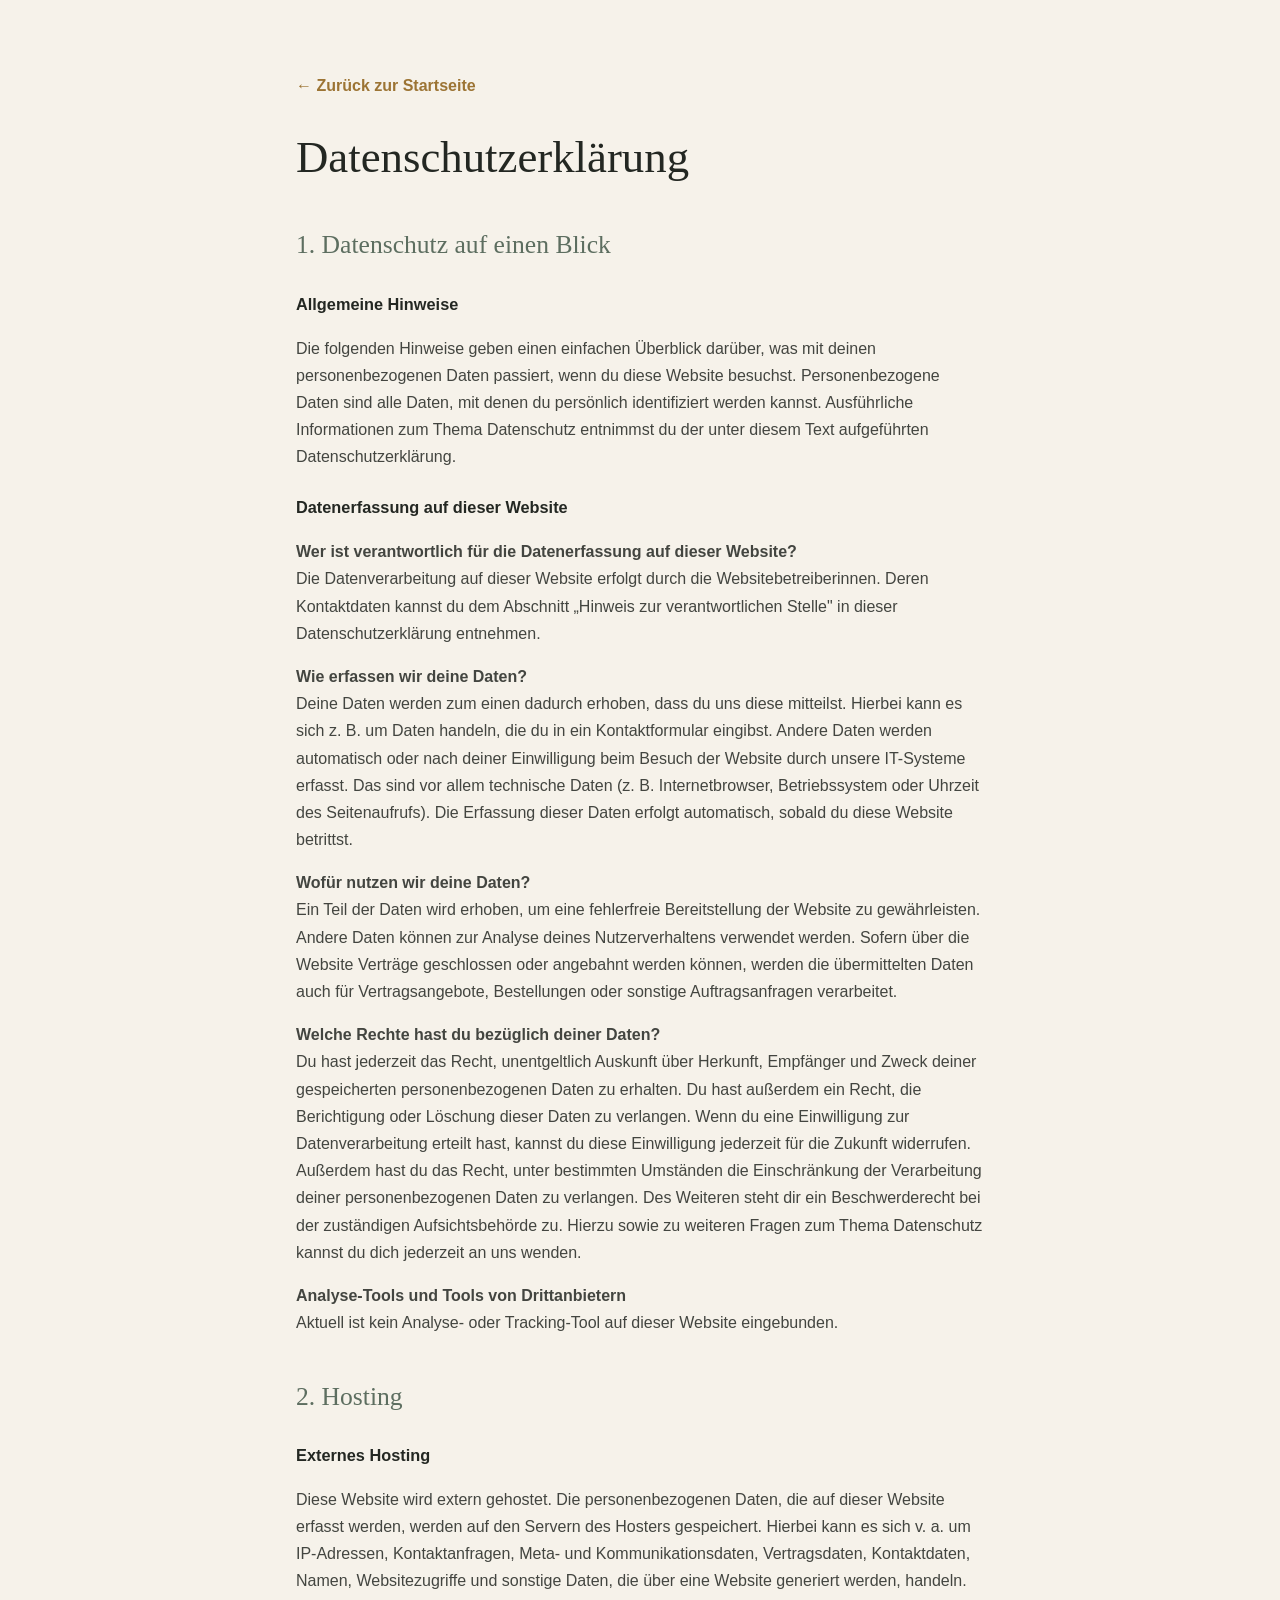
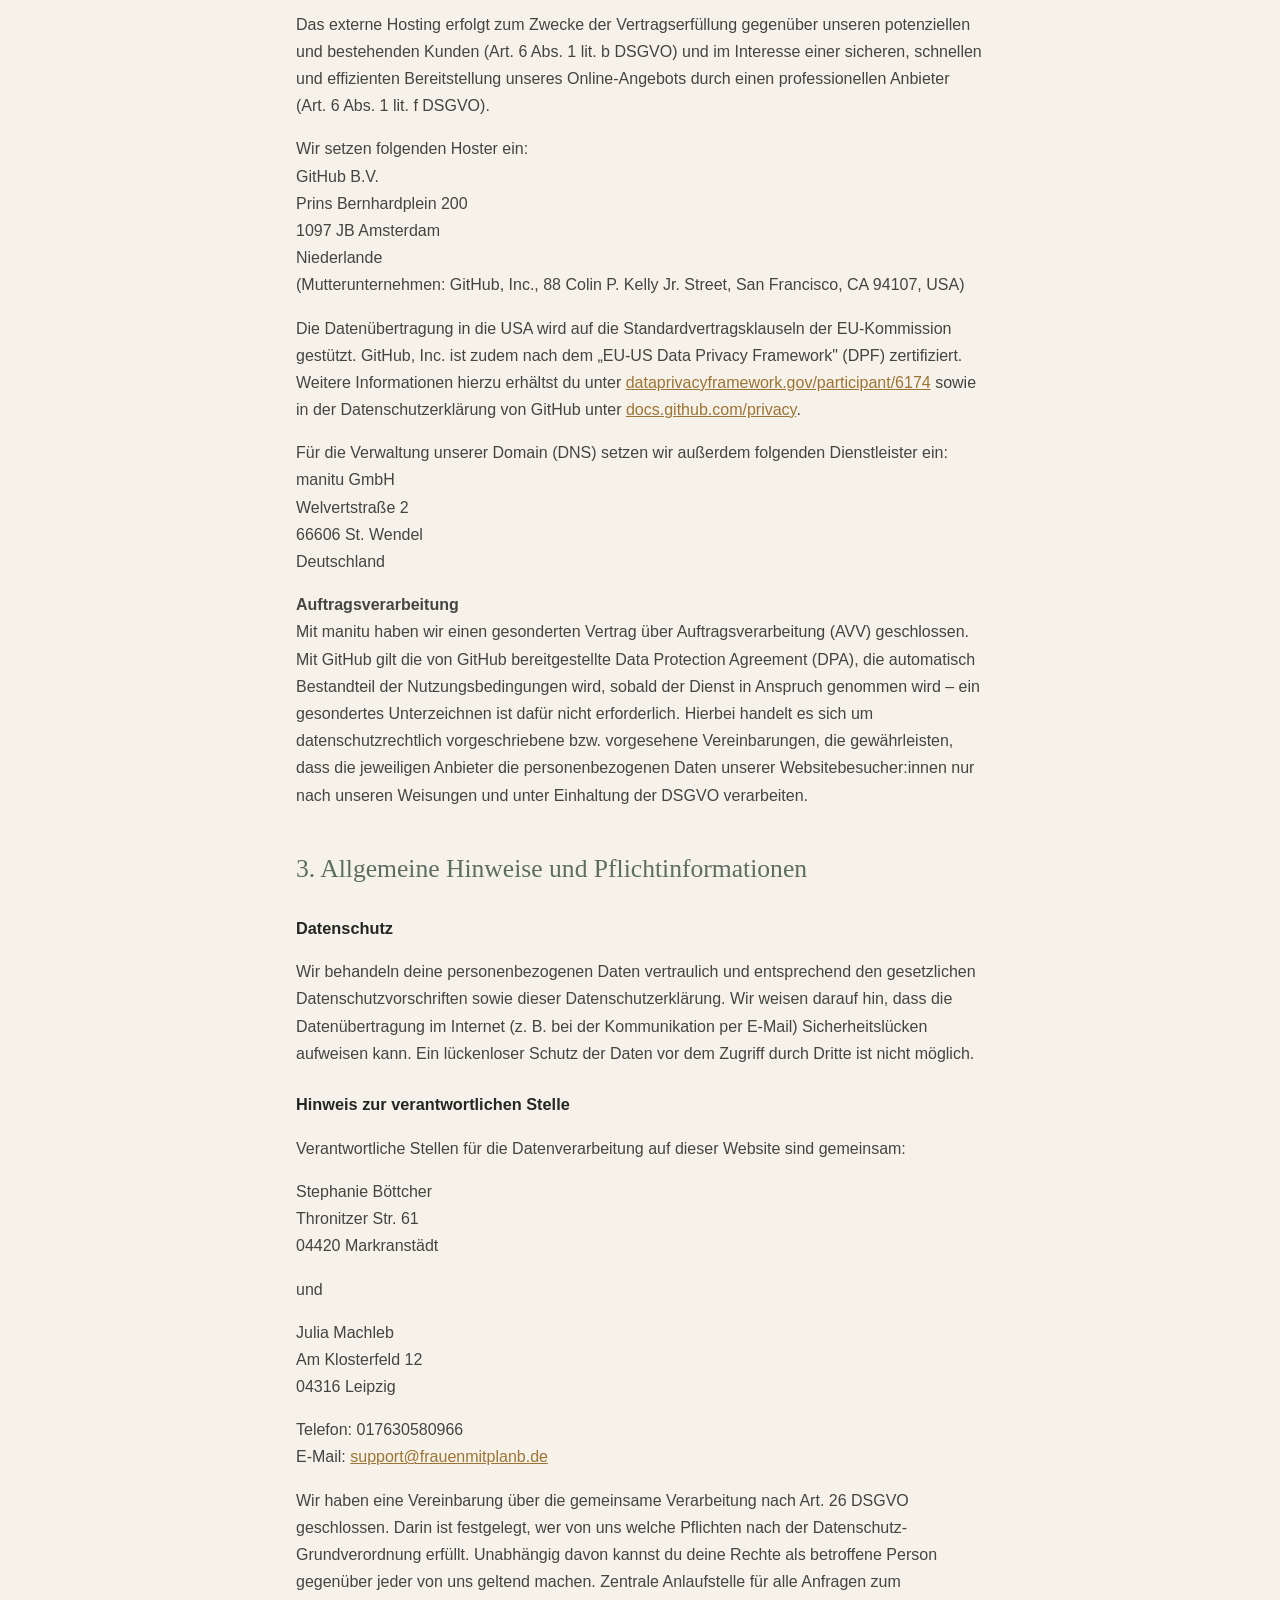
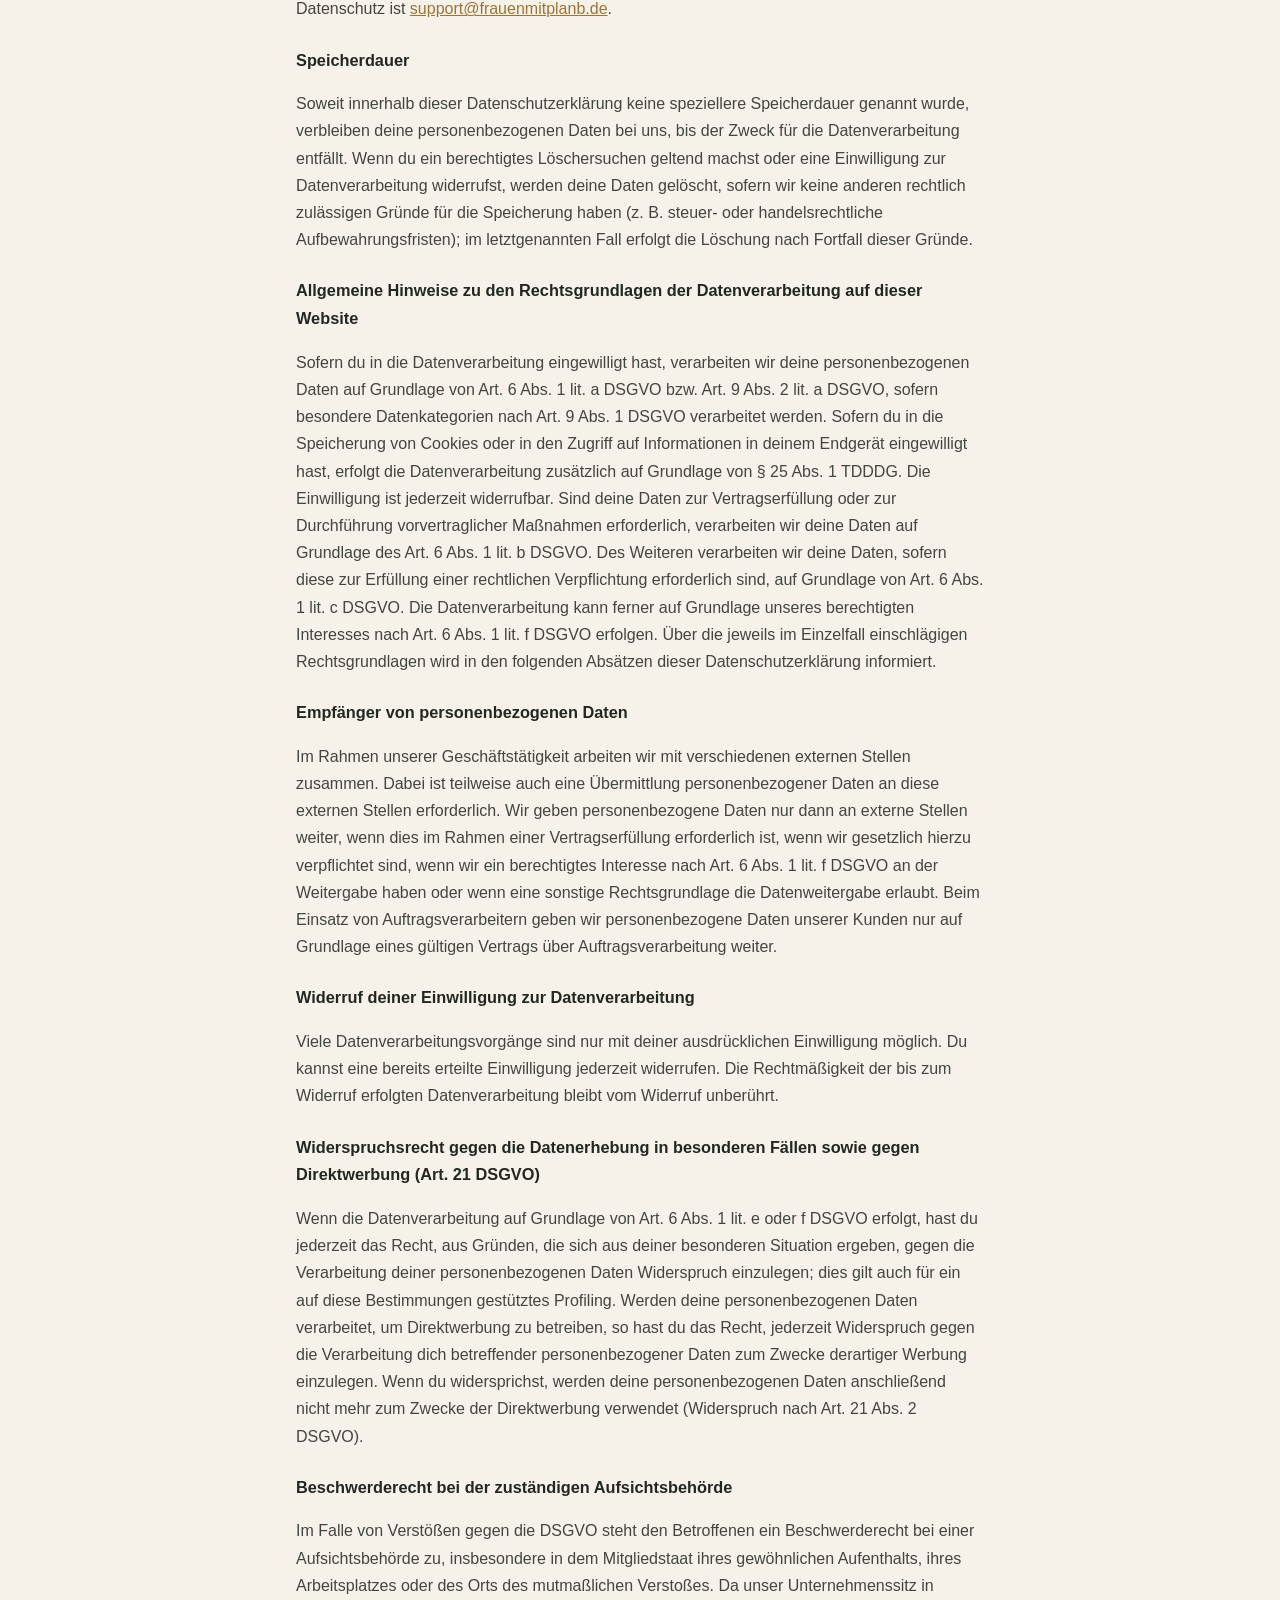
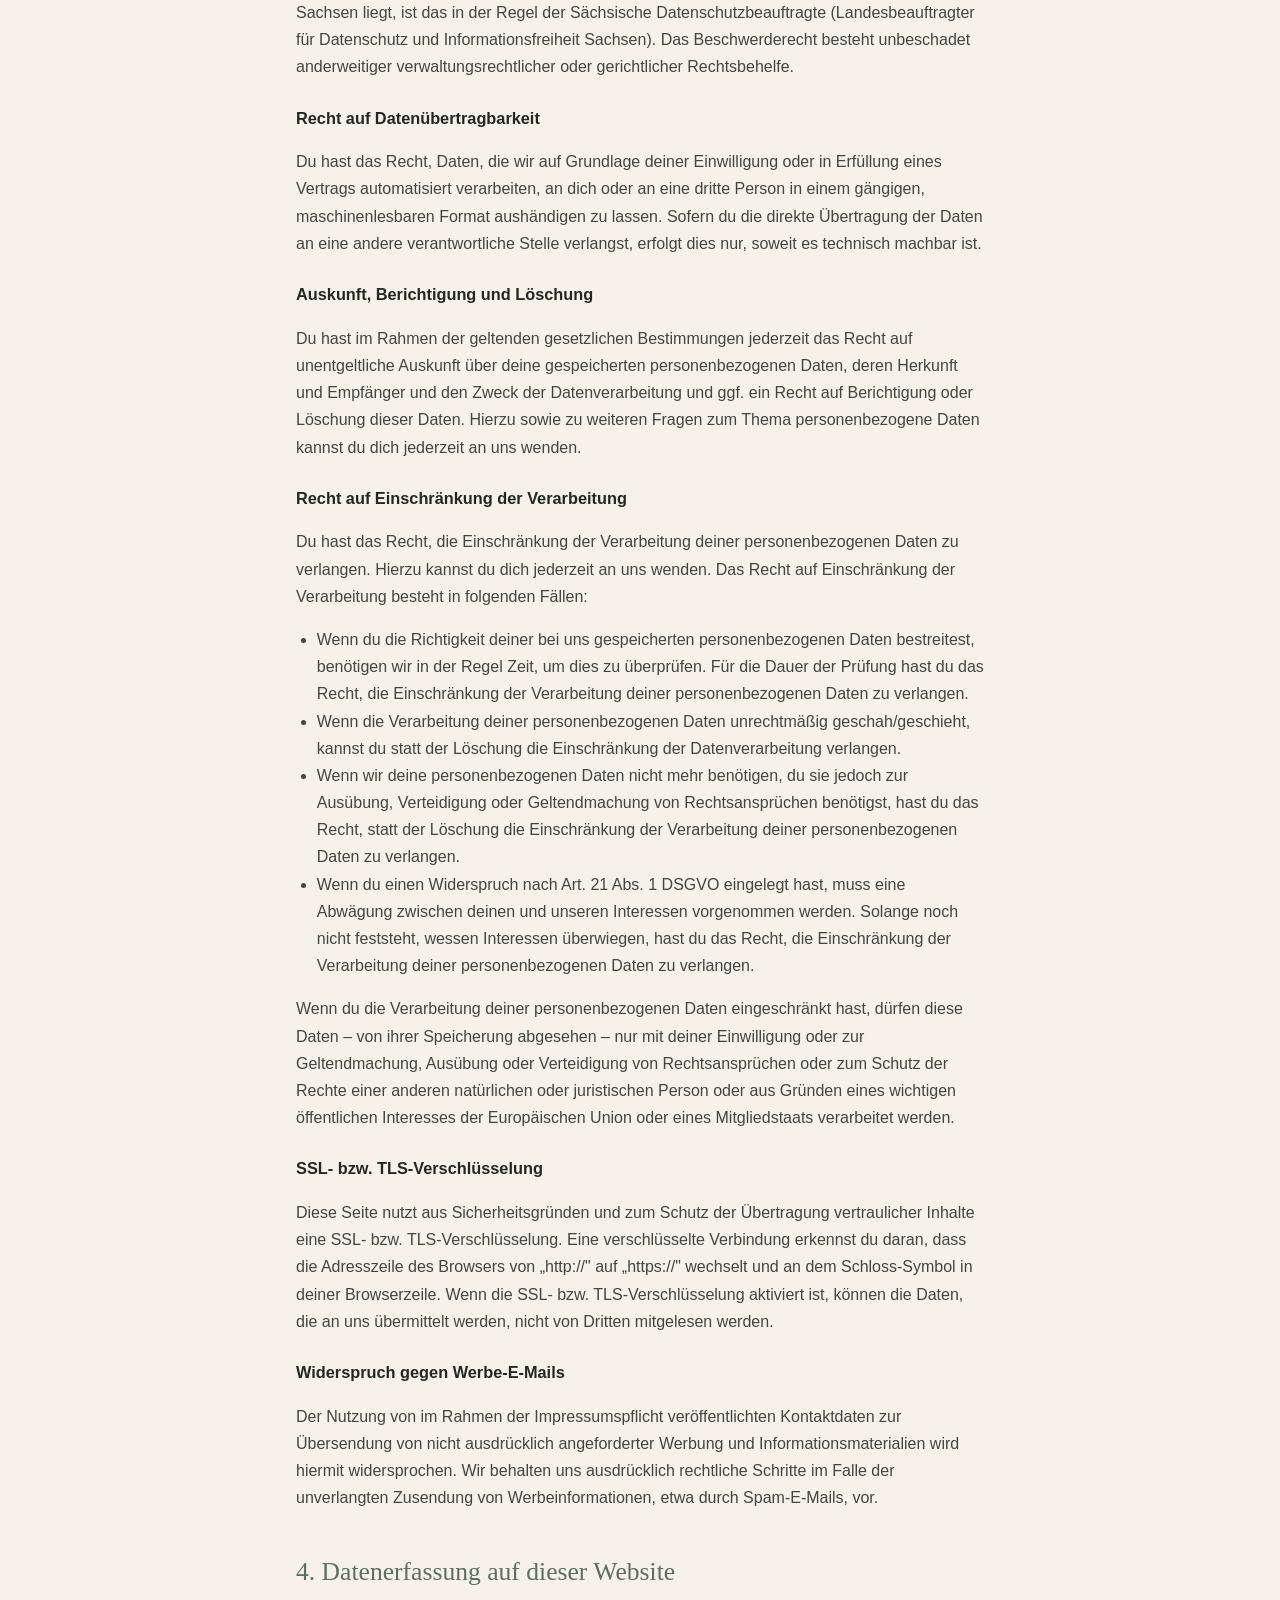
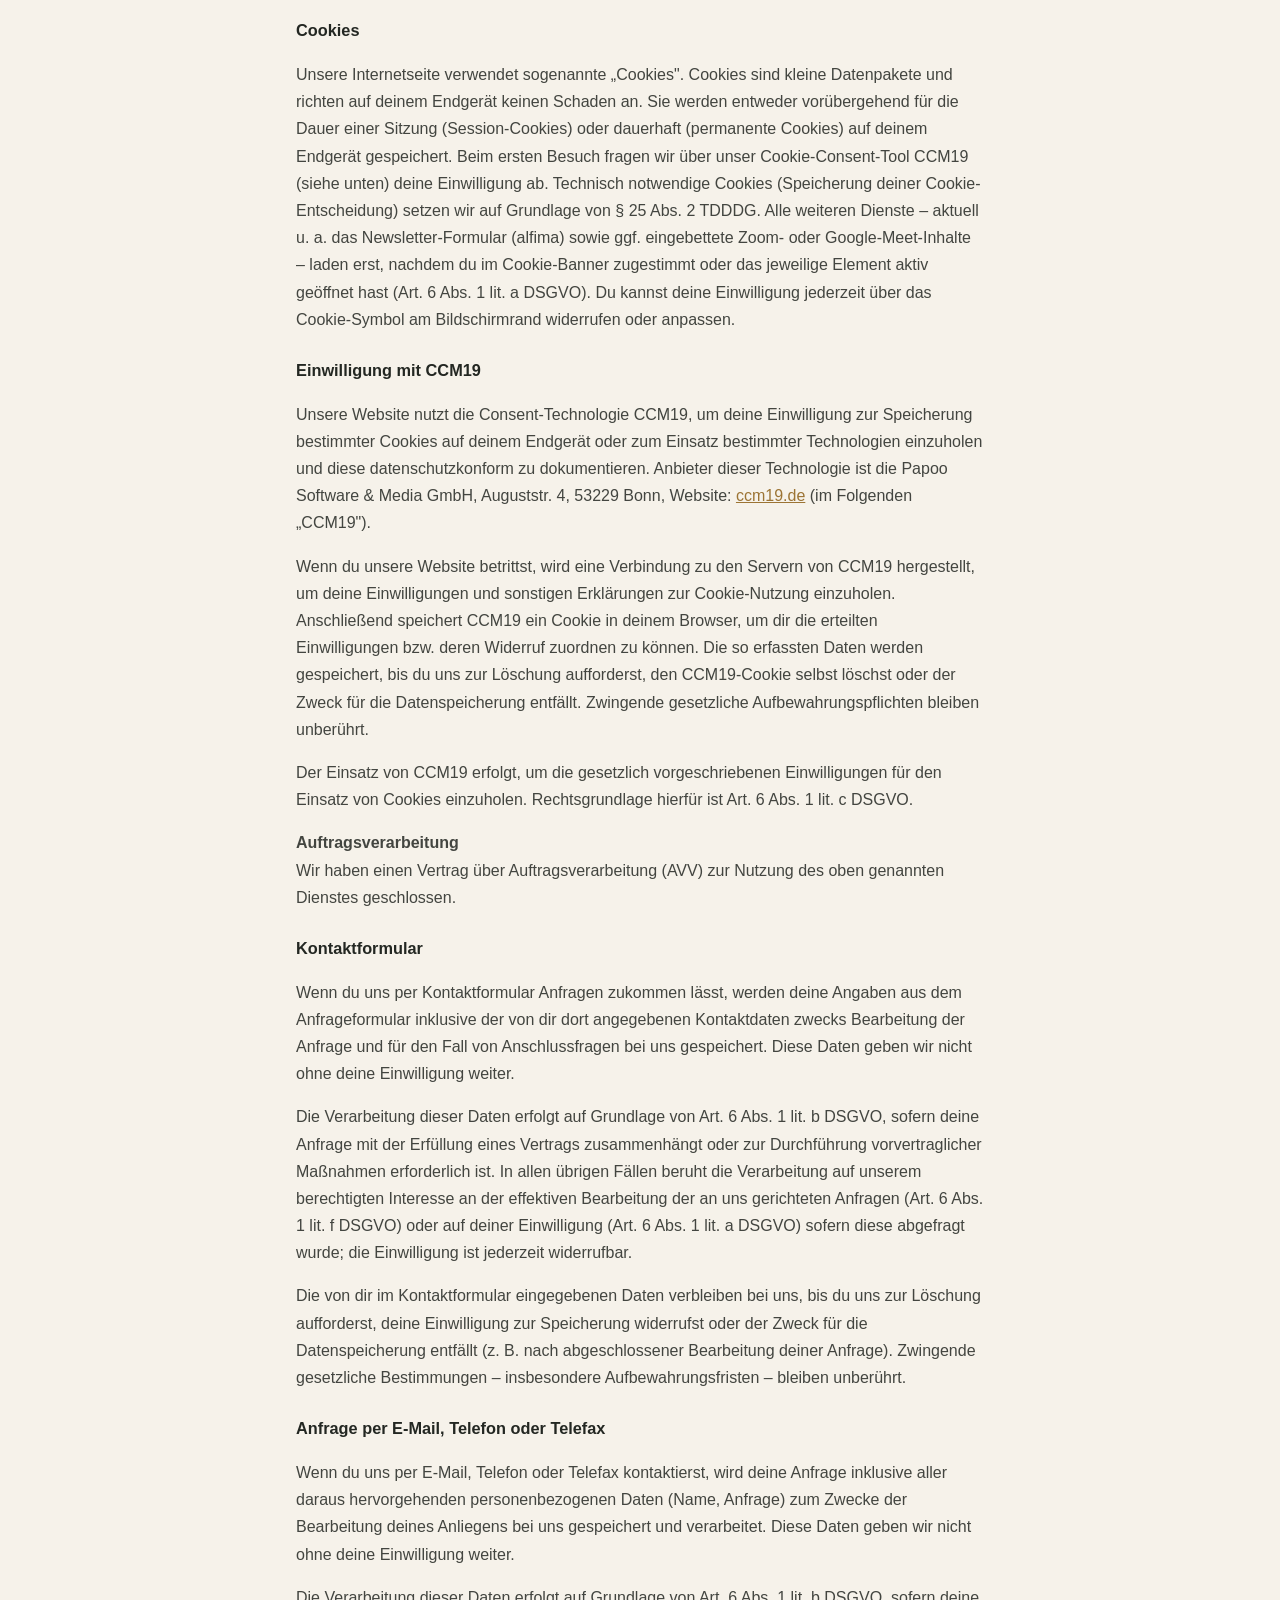
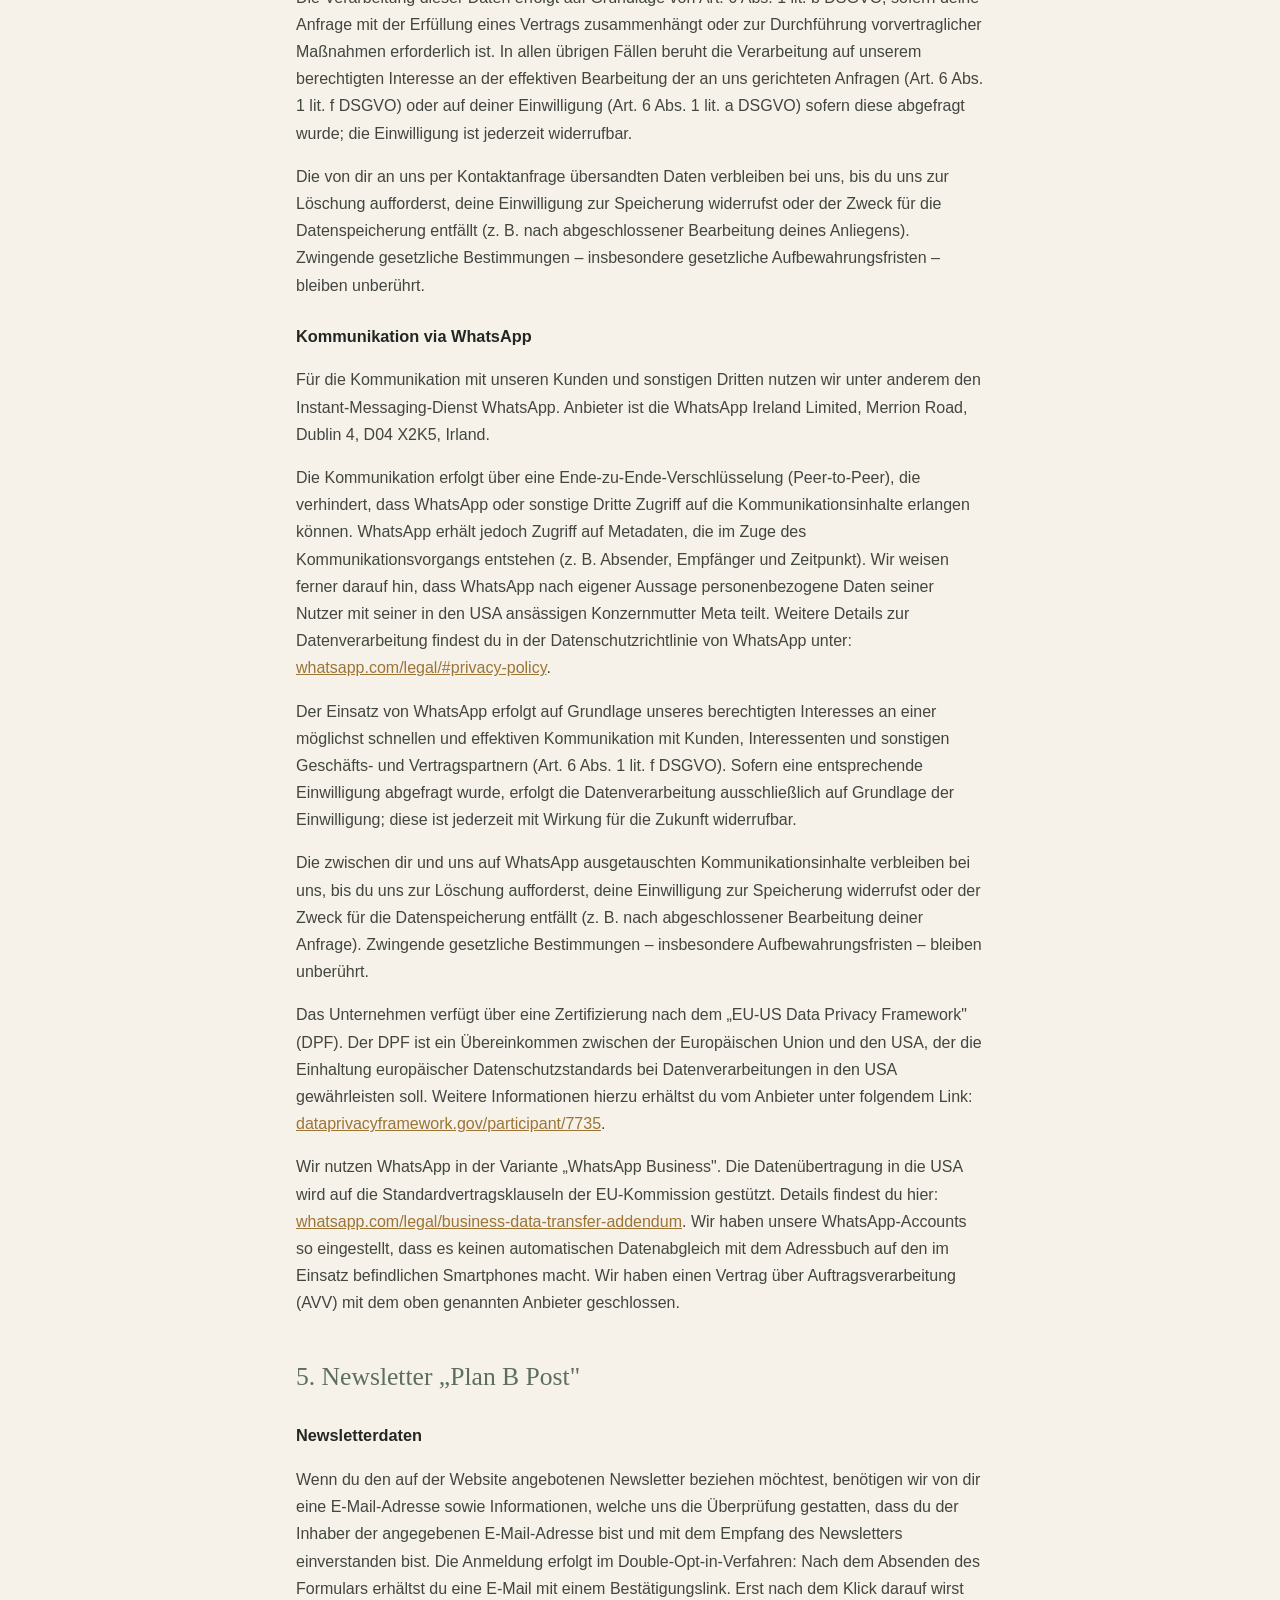
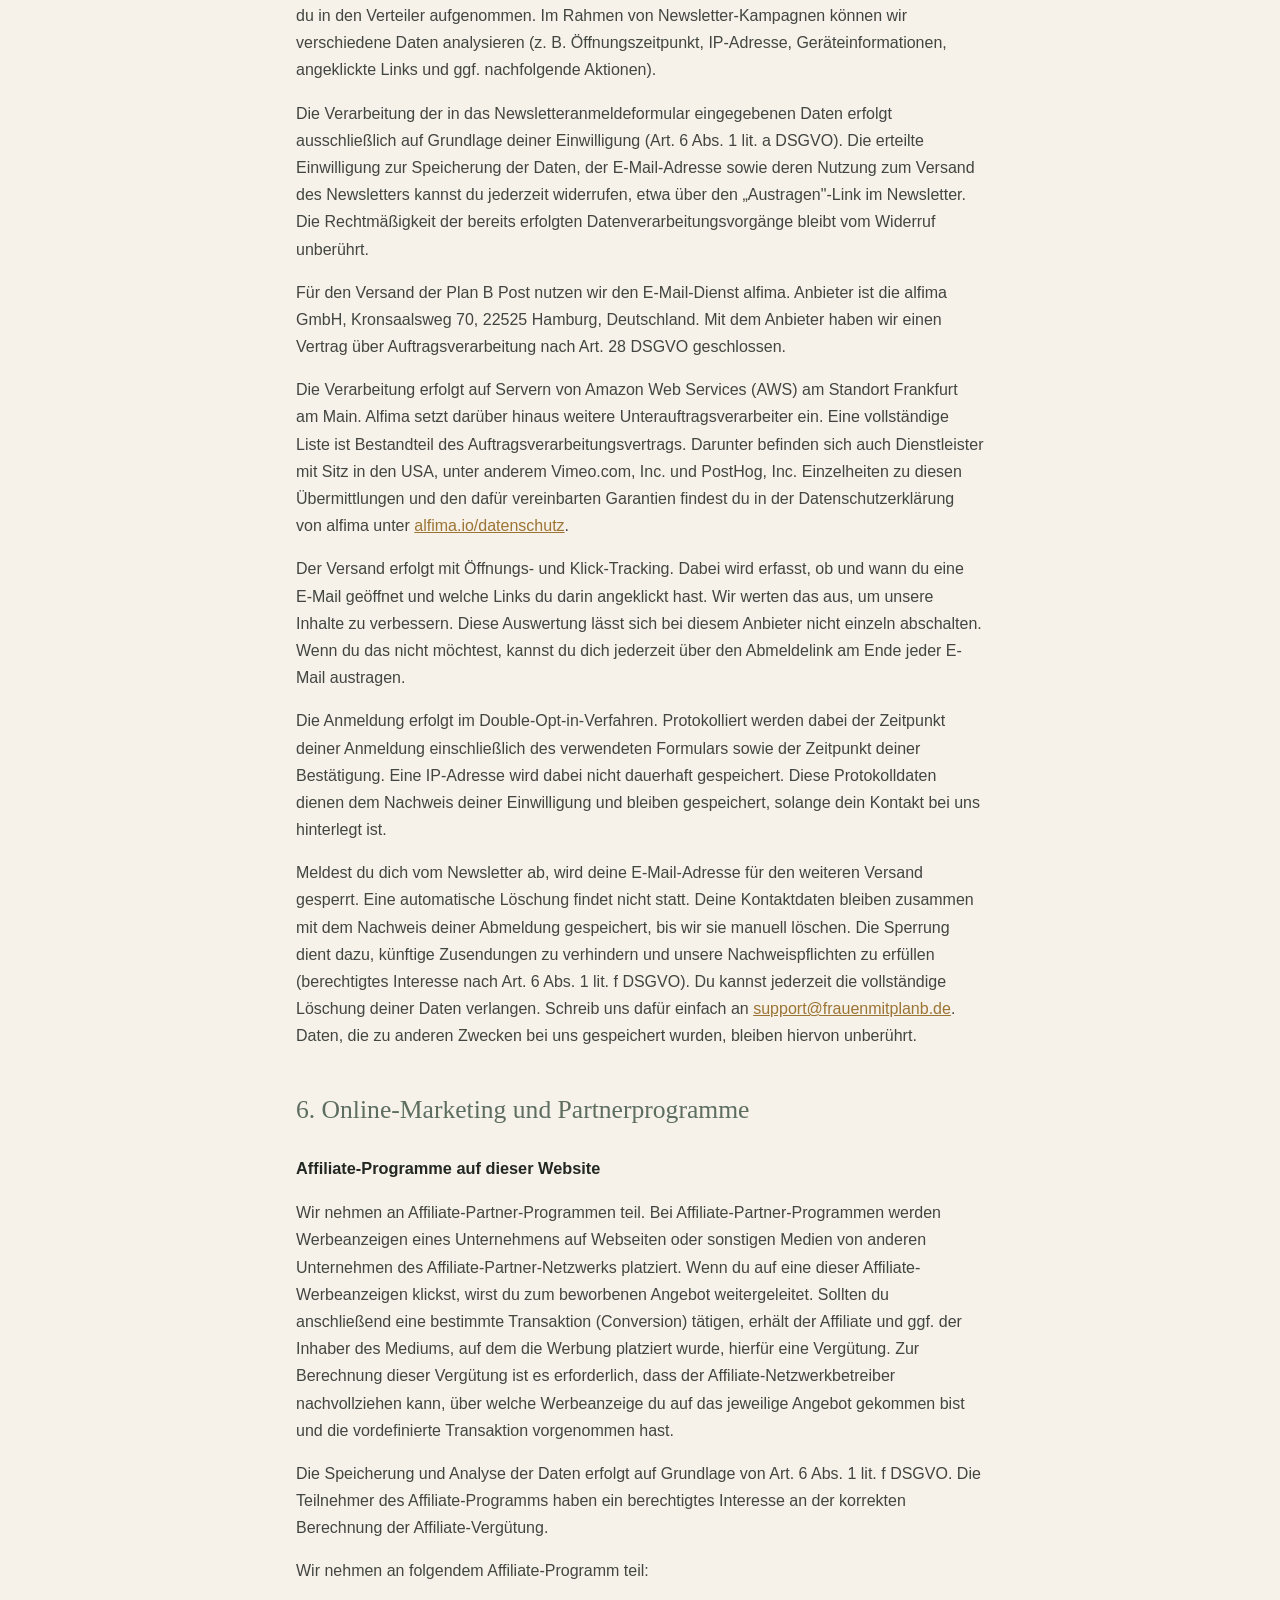
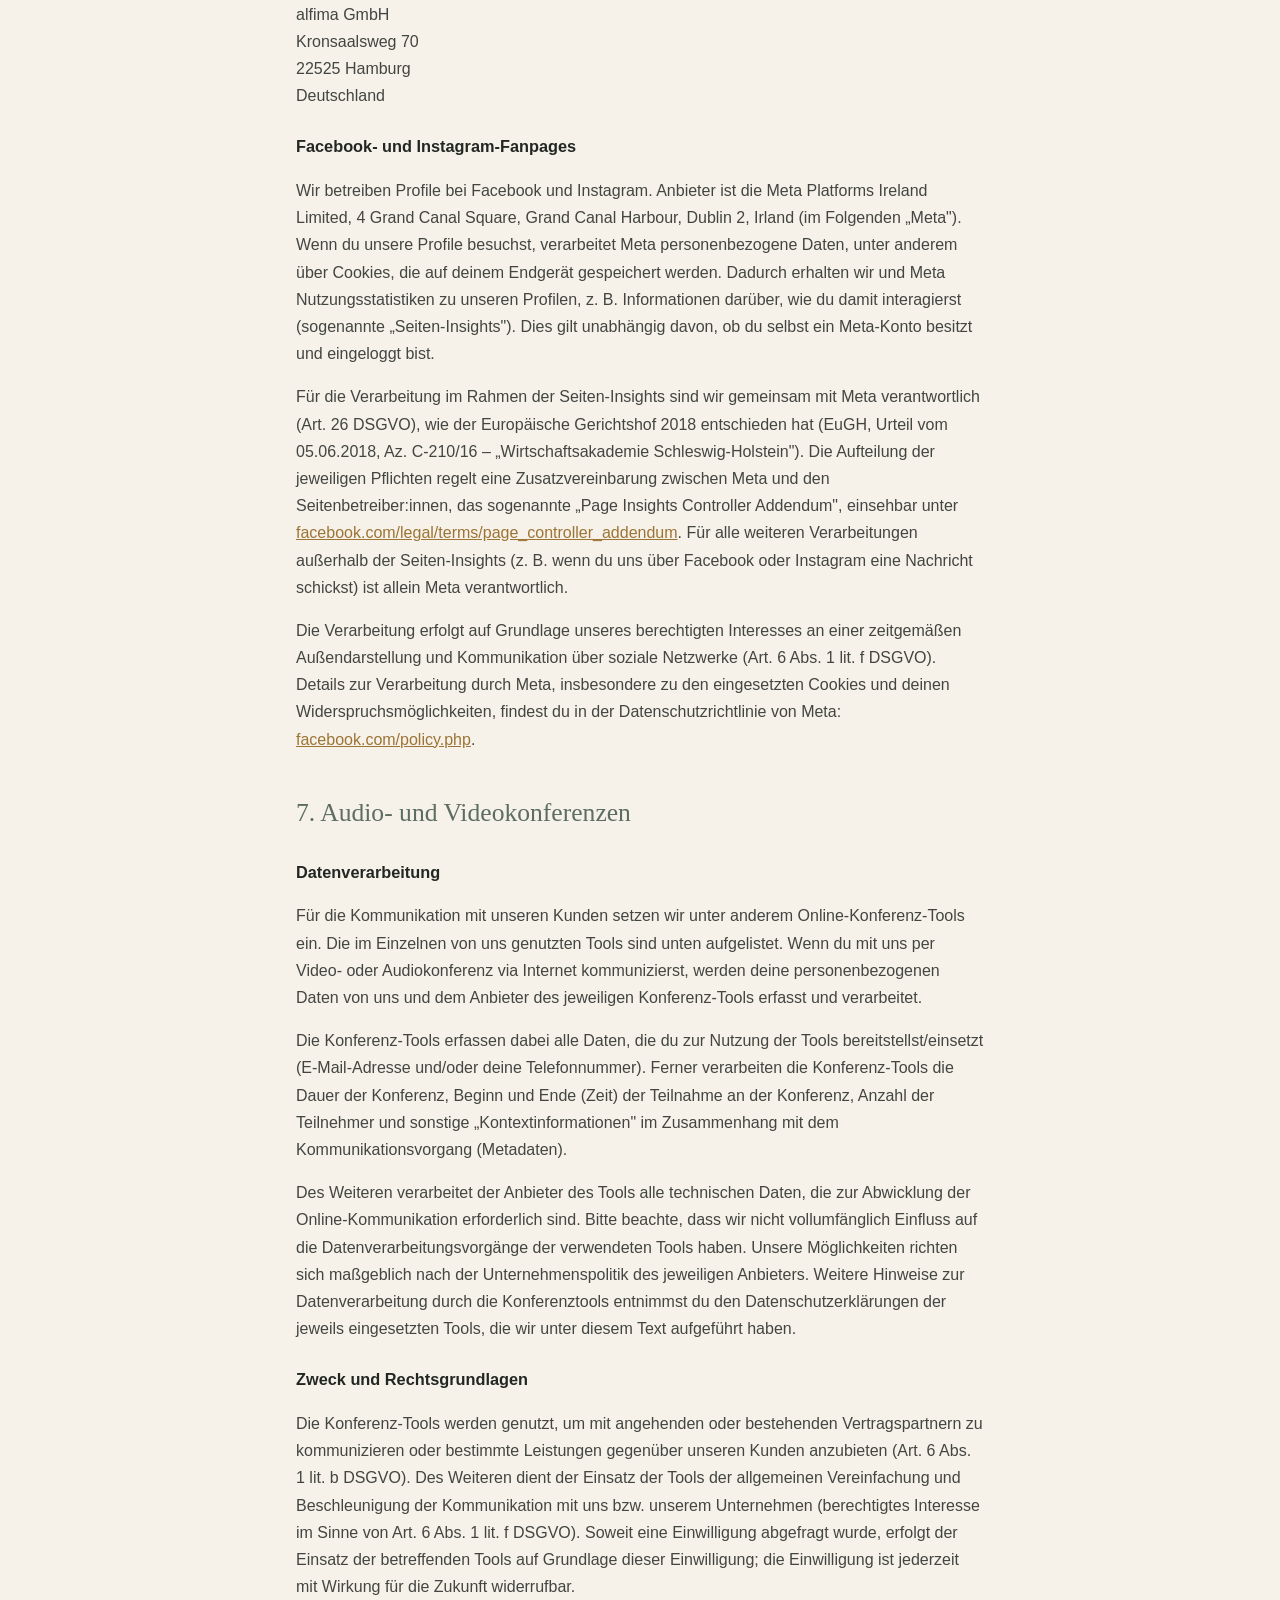
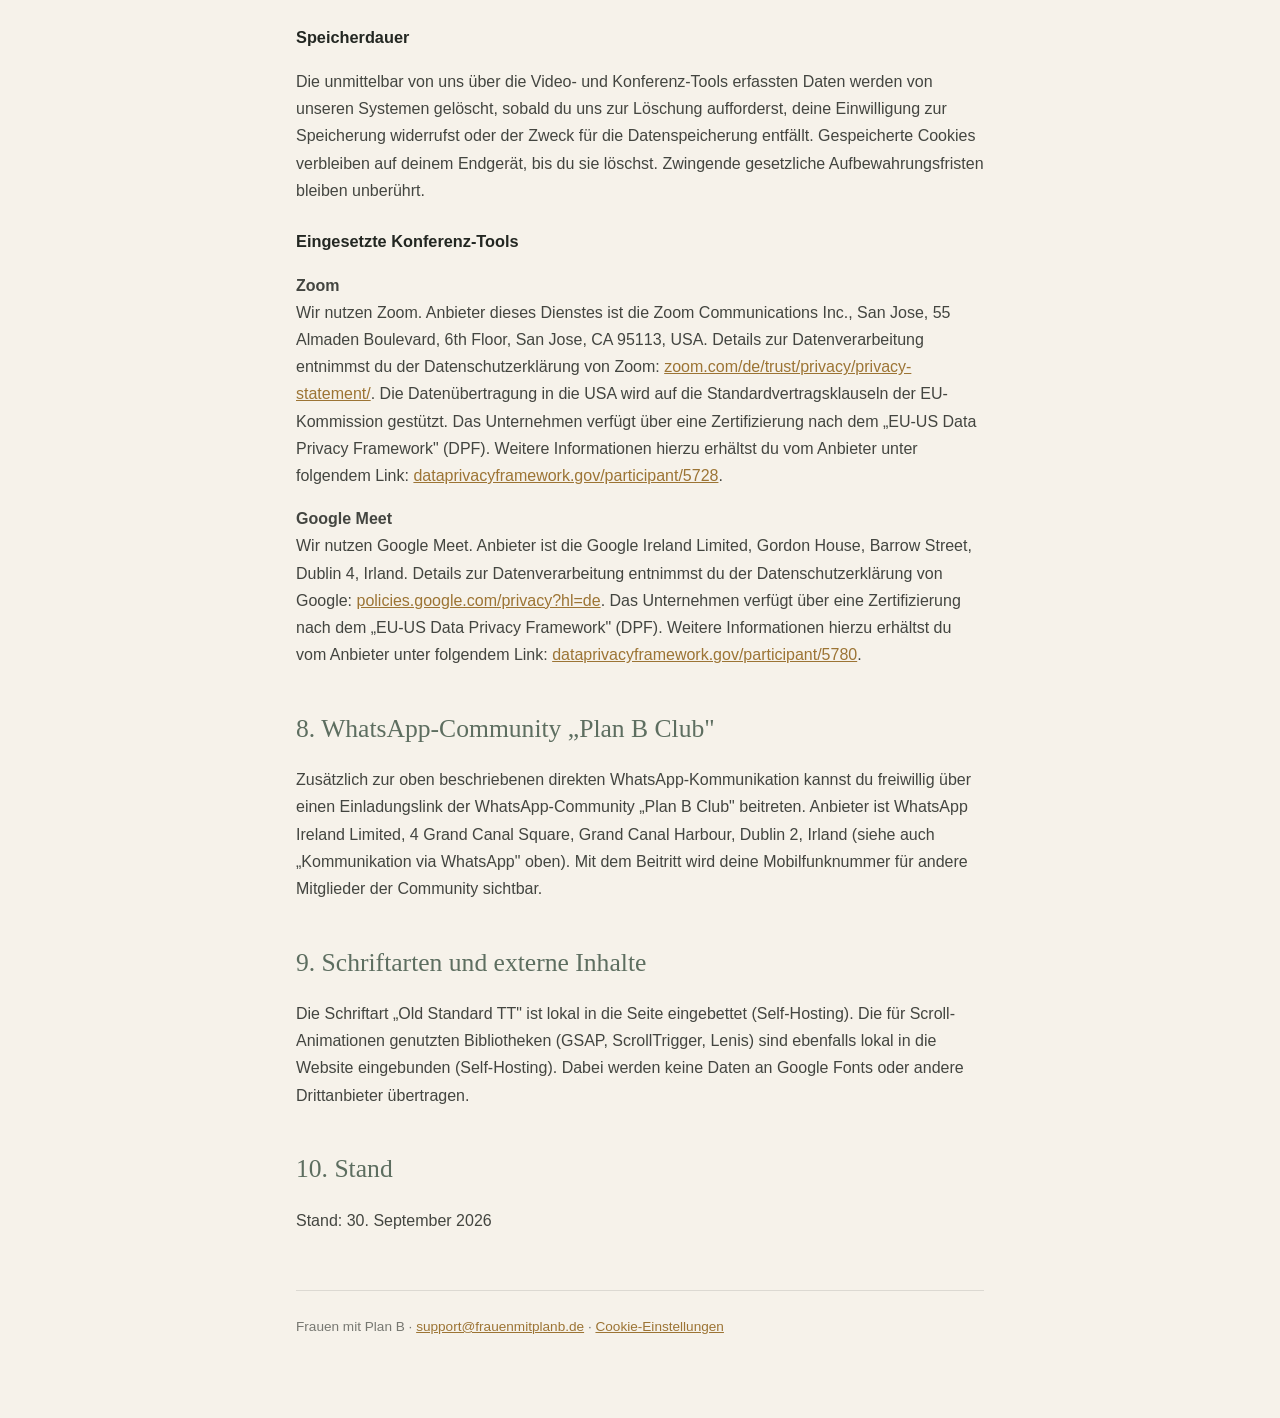
<file: datenschutz.html>
<!DOCTYPE html>
<html lang="de">
<head>
<meta charset="utf-8">
<meta name="viewport" content="width=device-width, initial-scale=1">
<script src="https://cloud.ccm19.de/app.js?apiKey=86477b68c4bd5388a9018f3f541a8e977b966ca008c1c298&amp;domain=6abceed7088e18dcf9067f93" referrerpolicy="origin"></script>
<title>Datenschutzerklärung | Frauen mit Plan B</title>
<meta name="robots" content="noindex">
<meta property="og:type" content="website">
<meta property="og:site_name" content="Frauen mit Plan B">
<meta property="og:locale" content="de_DE">
<meta property="og:title" content="Datenschutzerklärung | Frauen mit Plan B">
<meta property="og:description" content="Datenschutzerklärung von Frauen mit Plan B – wie wir mit deinen Daten umgehen.">
<meta property="og:url" content="https://frauenmitplanb.de/datenschutz.html">
<link rel="canonical" href="https://frauenmitplanb.de/datenschutz.html">
<meta property="og:image" content="https://frauenmitplanb.de/assets/images/og-image.jpg">
<meta property="og:image:width" content="1200">
<meta property="og:image:height" content="630">
<meta property="og:image:alt" content="Julia und Stephanie von Frauen mit Plan B">
<meta name="twitter:card" content="summary_large_image">
<meta name="twitter:title" content="Datenschutzerklärung | Frauen mit Plan B">
<meta name="twitter:description" content="Datenschutzerklärung von Frauen mit Plan B – wie wir mit deinen Daten umgehen.">
<meta name="twitter:image" content="https://frauenmitplanb.de/assets/images/og-image.jpg">
<link rel="icon" href="assets/images/favicon.ico" sizes="any">
<link rel="icon" type="image/png" href="assets/images/favicon-32.png" sizes="32x32">
<link rel="icon" type="image/png" href="assets/images/favicon-16.png" sizes="16x16">
<link rel="apple-touch-icon" href="assets/images/apple-touch-icon.png">
<style>
:root{--ink:#232722;--forest:#5D6E60;--sand:#DAB880;--gold:#9C7434;--cream:#F6F2EA;--paper:#FBF9F5;
--serif:Georgia,"Times New Roman",serif;
--sans:-apple-system,BlinkMacSystemFont,"Segoe UI",Roboto,Helvetica,Arial,sans-serif;}
*{box-sizing:border-box;}
body{margin:0;background:var(--cream);color:var(--ink);font-family:var(--sans);
  font-size:1rem;line-height:1.7;}
.wrap{max-width:46rem;margin:0 auto;padding:clamp(2rem,6vw,4.5rem) 1.5rem 5rem;}
a{color:var(--gold);}
.back{display:inline-block;margin-bottom:2rem;font-weight:600;text-decoration:none;}
.back:hover{text-decoration:underline;}
h1{font-family:var(--serif);font-weight:400;font-size:clamp(1.9rem,4.5vw,2.8rem);
  line-height:1.2;margin:0 0 .6rem;}
h2{font-family:var(--serif);font-weight:400;font-size:clamp(1.25rem,2.6vw,1.6rem);
  margin:2.4rem 0 .6rem;color:var(--forest);}
h3{font-family:var(--sans);font-weight:700;font-size:1.02rem;margin:1.5rem 0 .4rem;color:var(--ink);}
p,li{color:rgba(35,39,34,.85);}
ul{margin:.5rem 0;padding-left:1.3rem;}
mark{background:rgba(218,184,128,.5);color:var(--ink);padding:0 .2em;border-radius:3px;}
footer{margin-top:3.5rem;padding-top:1.5rem;border-top:1px solid rgba(35,39,34,.12);
  font-size:.85rem;color:rgba(35,39,34,.6);}
</style>
</head>
<body>
<div class="wrap">
<a class="back" href="index.html">&larr; Zurück zur Startseite</a>
<h1>Datenschutzerklärung</h1>

<h2>1. Datenschutz auf einen Blick</h2>
<h3>Allgemeine Hinweise</h3>
<p>Die folgenden Hinweise geben einen einfachen Überblick darüber, was mit deinen personenbezogenen
Daten passiert, wenn du diese Website besuchst. Personenbezogene Daten sind alle Daten, mit denen du
persönlich identifiziert werden kannst. Ausführliche Informationen zum Thema Datenschutz entnimmst du
der unter diesem Text aufgeführten Datenschutzerklärung.</p>

<h3>Datenerfassung auf dieser Website</h3>
<p><strong>Wer ist verantwortlich für die Datenerfassung auf dieser Website?</strong><br>
Die Datenverarbeitung auf dieser Website erfolgt durch die Websitebetreiberinnen. Deren Kontaktdaten
kannst du dem Abschnitt „Hinweis zur verantwortlichen Stelle" in dieser Datenschutzerklärung entnehmen.</p>
<p><strong>Wie erfassen wir deine Daten?</strong><br>
Deine Daten werden zum einen dadurch erhoben, dass du uns diese mitteilst. Hierbei kann es sich z. B.
um Daten handeln, die du in ein Kontaktformular eingibst. Andere Daten werden automatisch oder nach
deiner Einwilligung beim Besuch der Website durch unsere IT-Systeme erfasst. Das sind vor allem
technische Daten (z. B. Internetbrowser, Betriebssystem oder Uhrzeit des Seitenaufrufs). Die Erfassung
dieser Daten erfolgt automatisch, sobald du diese Website betrittst.</p>
<p><strong>Wofür nutzen wir deine Daten?</strong><br>
Ein Teil der Daten wird erhoben, um eine fehlerfreie Bereitstellung der Website zu gewährleisten.
Andere Daten können zur Analyse deines Nutzerverhaltens verwendet werden. Sofern über die Website
Verträge geschlossen oder angebahnt werden können, werden die übermittelten Daten auch für
Vertragsangebote, Bestellungen oder sonstige Auftragsanfragen verarbeitet.</p>
<p><strong>Welche Rechte hast du bezüglich deiner Daten?</strong><br>
Du hast jederzeit das Recht, unentgeltlich Auskunft über Herkunft, Empfänger und Zweck deiner
gespeicherten personenbezogenen Daten zu erhalten. Du hast außerdem ein Recht, die Berichtigung oder
Löschung dieser Daten zu verlangen. Wenn du eine Einwilligung zur Datenverarbeitung erteilt hast,
kannst du diese Einwilligung jederzeit für die Zukunft widerrufen. Außerdem hast du das Recht, unter
bestimmten Umständen die Einschränkung der Verarbeitung deiner personenbezogenen Daten zu verlangen.
Des Weiteren steht dir ein Beschwerderecht bei der zuständigen Aufsichtsbehörde zu.
Hierzu sowie zu weiteren Fragen zum Thema Datenschutz kannst du dich jederzeit an uns wenden.</p>
<p><strong>Analyse-Tools und Tools von Drittanbietern</strong><br>
Aktuell ist kein Analyse- oder Tracking-Tool auf dieser Website eingebunden.</p>

<h2>2. Hosting</h2>
<h3>Externes Hosting</h3>
<p>Diese Website wird extern gehostet. Die personenbezogenen Daten, die auf dieser Website erfasst
werden, werden auf den Servern des Hosters gespeichert. Hierbei kann es sich v. a. um IP-Adressen,
Kontaktanfragen, Meta- und Kommunikationsdaten, Vertragsdaten, Kontaktdaten, Namen, Websitezugriffe
und sonstige Daten, die über eine Website generiert werden, handeln.</p>
<p>Das externe Hosting erfolgt zum Zwecke der Vertragserfüllung gegenüber unseren potenziellen und
bestehenden Kunden (Art. 6 Abs. 1 lit. b DSGVO) und im Interesse einer sicheren, schnellen und
effizienten Bereitstellung unseres Online-Angebots durch einen professionellen Anbieter
(Art. 6 Abs. 1 lit. f DSGVO).</p>
<p>Wir setzen folgenden Hoster ein:<br>
GitHub B.V.<br>
Prins Bernhardplein 200<br>
1097 JB Amsterdam<br>
Niederlande<br>
(Mutterunternehmen: GitHub, Inc., 88 Colin P. Kelly Jr. Street, San Francisco, CA 94107, USA)</p>
<p>Die Datenübertragung in die USA wird auf die Standardvertragsklauseln der EU-Kommission gestützt.
GitHub, Inc. ist zudem nach dem „EU-US Data Privacy Framework" (DPF) zertifiziert. Weitere
Informationen hierzu erhältst du unter
<a href="https://www.dataprivacyframework.gov/participant/6174" target="_blank" rel="noopener noreferrer">dataprivacyframework.gov/participant/6174</a>
sowie in der Datenschutzerklärung von GitHub unter
<a href="https://docs.github.com/privacy" target="_blank" rel="noopener noreferrer">docs.github.com/privacy</a>.</p>
<p>Für die Verwaltung unserer Domain (DNS) setzen wir außerdem folgenden Dienstleister ein:<br>
manitu GmbH<br>
Welvertstraße 2<br>
66606 St. Wendel<br>
Deutschland</p>
<p><strong>Auftragsverarbeitung</strong><br>
Mit manitu haben wir einen gesonderten Vertrag über Auftragsverarbeitung (AVV) geschlossen. Mit
GitHub gilt die von GitHub bereitgestellte Data Protection Agreement (DPA), die automatisch
Bestandteil der Nutzungsbedingungen wird, sobald der Dienst in Anspruch genommen wird – ein
gesondertes Unterzeichnen ist dafür nicht erforderlich. Hierbei handelt es sich um datenschutzrechtlich
vorgeschriebene bzw. vorgesehene Vereinbarungen, die gewährleisten, dass die jeweiligen Anbieter die
personenbezogenen Daten unserer Websitebesucher:innen nur nach unseren Weisungen und unter Einhaltung
der DSGVO verarbeiten.</p>

<h2>3. Allgemeine Hinweise und Pflichtinformationen</h2>
<h3>Datenschutz</h3>
<p>Wir behandeln deine personenbezogenen Daten vertraulich und entsprechend den gesetzlichen
Datenschutzvorschriften sowie dieser Datenschutzerklärung. Wir weisen darauf hin, dass die
Datenübertragung im Internet (z. B. bei der Kommunikation per E-Mail) Sicherheitslücken aufweisen
kann. Ein lückenloser Schutz der Daten vor dem Zugriff durch Dritte ist nicht möglich.</p>
<h3>Hinweis zur verantwortlichen Stelle</h3>
<p>Verantwortliche Stellen für die Datenverarbeitung auf dieser Website sind gemeinsam:</p>
<p>Stephanie Böttcher<br>
Thronitzer Str. 61<br>
04420 Markranstädt</p>
<p>und</p>
<p>Julia Machleb<br>
Am Klosterfeld 12<br>
04316 Leipzig</p>
<p>Telefon: 017630580966<br>
E-Mail: <a href="mailto:support@frauenmitplanb.de">support@frauenmitplanb.de</a></p>
<p>Wir haben eine Vereinbarung über die gemeinsame Verarbeitung nach Art. 26 DSGVO geschlossen. Darin
ist festgelegt, wer von uns welche Pflichten nach der Datenschutz-Grundverordnung erfüllt. Unabhängig
davon kannst du deine Rechte als betroffene Person gegenüber jeder von uns geltend machen. Zentrale
Anlaufstelle für alle Anfragen zum Datenschutz ist
<a href="mailto:support@frauenmitplanb.de">support@frauenmitplanb.de</a>.</p>
<h3>Speicherdauer</h3>
<p>Soweit innerhalb dieser Datenschutzerklärung keine speziellere Speicherdauer genannt wurde,
verbleiben deine personenbezogenen Daten bei uns, bis der Zweck für die Datenverarbeitung entfällt.
Wenn du ein berechtigtes Löschersuchen geltend machst oder eine Einwilligung zur Datenverarbeitung
widerrufst, werden deine Daten gelöscht, sofern wir keine anderen rechtlich zulässigen Gründe für die
Speicherung haben (z. B. steuer- oder handelsrechtliche Aufbewahrungsfristen); im letztgenannten Fall
erfolgt die Löschung nach Fortfall dieser Gründe.</p>
<h3>Allgemeine Hinweise zu den Rechtsgrundlagen der Datenverarbeitung auf dieser Website</h3>
<p>Sofern du in die Datenverarbeitung eingewilligt hast, verarbeiten wir deine personenbezogenen Daten
auf Grundlage von Art. 6 Abs. 1 lit. a DSGVO bzw. Art. 9 Abs. 2 lit. a DSGVO, sofern besondere
Datenkategorien nach Art. 9 Abs. 1 DSGVO verarbeitet werden. Sofern du in die Speicherung von Cookies
oder in den Zugriff auf Informationen in deinem Endgerät eingewilligt hast, erfolgt die
Datenverarbeitung zusätzlich auf Grundlage von § 25 Abs. 1 TDDDG. Die Einwilligung ist jederzeit
widerrufbar. Sind deine Daten zur Vertragserfüllung oder zur Durchführung vorvertraglicher Maßnahmen
erforderlich, verarbeiten wir deine Daten auf Grundlage des Art. 6 Abs. 1 lit. b DSGVO. Des Weiteren
verarbeiten wir deine Daten, sofern diese zur Erfüllung einer rechtlichen Verpflichtung erforderlich
sind, auf Grundlage von Art. 6 Abs. 1 lit. c DSGVO. Die Datenverarbeitung kann ferner auf Grundlage
unseres berechtigten Interesses nach Art. 6 Abs. 1 lit. f DSGVO erfolgen. Über die jeweils im
Einzelfall einschlägigen Rechtsgrundlagen wird in den folgenden Absätzen dieser Datenschutzerklärung
informiert.</p>
<h3>Empfänger von personenbezogenen Daten</h3>
<p>Im Rahmen unserer Geschäftstätigkeit arbeiten wir mit verschiedenen externen Stellen zusammen.
Dabei ist teilweise auch eine Übermittlung personenbezogener Daten an diese externen Stellen
erforderlich. Wir geben personenbezogene Daten nur dann an externe Stellen weiter, wenn dies im
Rahmen einer Vertragserfüllung erforderlich ist, wenn wir gesetzlich hierzu verpflichtet sind, wenn
wir ein berechtigtes Interesse nach Art. 6 Abs. 1 lit. f DSGVO an der Weitergabe haben oder wenn eine
sonstige Rechtsgrundlage die Datenweitergabe erlaubt. Beim Einsatz von Auftragsverarbeitern geben wir
personenbezogene Daten unserer Kunden nur auf Grundlage eines gültigen Vertrags über
Auftragsverarbeitung weiter.</p>
<h3>Widerruf deiner Einwilligung zur Datenverarbeitung</h3>
<p>Viele Datenverarbeitungsvorgänge sind nur mit deiner ausdrücklichen Einwilligung möglich. Du kannst
eine bereits erteilte Einwilligung jederzeit widerrufen. Die Rechtmäßigkeit der bis zum Widerruf
erfolgten Datenverarbeitung bleibt vom Widerruf unberührt.</p>
<h3>Widerspruchsrecht gegen die Datenerhebung in besonderen Fällen sowie gegen Direktwerbung (Art. 21 DSGVO)</h3>
<p>Wenn die Datenverarbeitung auf Grundlage von Art. 6 Abs. 1 lit. e oder f DSGVO erfolgt, hast du
jederzeit das Recht, aus Gründen, die sich aus deiner besonderen Situation ergeben, gegen die
Verarbeitung deiner personenbezogenen Daten Widerspruch einzulegen; dies gilt auch für ein auf diese
Bestimmungen gestütztes Profiling. Werden deine personenbezogenen Daten verarbeitet, um Direktwerbung
zu betreiben, so hast du das Recht, jederzeit Widerspruch gegen die Verarbeitung dich betreffender
personenbezogener Daten zum Zwecke derartiger Werbung einzulegen. Wenn du widersprichst, werden deine
personenbezogenen Daten anschließend nicht mehr zum Zwecke der Direktwerbung verwendet
(Widerspruch nach Art. 21 Abs. 2 DSGVO).</p>
<h3>Beschwerderecht bei der zuständigen Aufsichtsbehörde</h3>
<p>Im Falle von Verstößen gegen die DSGVO steht den Betroffenen ein Beschwerderecht bei einer
Aufsichtsbehörde zu, insbesondere in dem Mitgliedstaat ihres gewöhnlichen Aufenthalts, ihres
Arbeitsplatzes oder des Orts des mutmaßlichen Verstoßes. Da unser Unternehmenssitz in Sachsen liegt,
ist das in der Regel der Sächsische Datenschutzbeauftragte (Landesbeauftragter für Datenschutz und
Informationsfreiheit Sachsen). Das Beschwerderecht besteht unbeschadet anderweitiger
verwaltungsrechtlicher oder gerichtlicher Rechtsbehelfe.</p>
<h3>Recht auf Datenübertragbarkeit</h3>
<p>Du hast das Recht, Daten, die wir auf Grundlage deiner Einwilligung oder in Erfüllung eines
Vertrags automatisiert verarbeiten, an dich oder an eine dritte Person in einem gängigen,
maschinenlesbaren Format aushändigen zu lassen. Sofern du die direkte Übertragung der Daten an eine
andere verantwortliche Stelle verlangst, erfolgt dies nur, soweit es technisch machbar ist.</p>
<h3>Auskunft, Berichtigung und Löschung</h3>
<p>Du hast im Rahmen der geltenden gesetzlichen Bestimmungen jederzeit das Recht auf unentgeltliche
Auskunft über deine gespeicherten personenbezogenen Daten, deren Herkunft und Empfänger und den Zweck
der Datenverarbeitung und ggf. ein Recht auf Berichtigung oder Löschung dieser Daten. Hierzu sowie zu
weiteren Fragen zum Thema personenbezogene Daten kannst du dich jederzeit an uns wenden.</p>
<h3>Recht auf Einschränkung der Verarbeitung</h3>
<p>Du hast das Recht, die Einschränkung der Verarbeitung deiner personenbezogenen Daten zu verlangen.
Hierzu kannst du dich jederzeit an uns wenden. Das Recht auf Einschränkung der Verarbeitung besteht in
folgenden Fällen:</p>
<ul>
<li>Wenn du die Richtigkeit deiner bei uns gespeicherten personenbezogenen Daten bestreitest,
benötigen wir in der Regel Zeit, um dies zu überprüfen. Für die Dauer der Prüfung hast du das Recht,
die Einschränkung der Verarbeitung deiner personenbezogenen Daten zu verlangen.</li>
<li>Wenn die Verarbeitung deiner personenbezogenen Daten unrechtmäßig geschah/geschieht, kannst du
statt der Löschung die Einschränkung der Datenverarbeitung verlangen.</li>
<li>Wenn wir deine personenbezogenen Daten nicht mehr benötigen, du sie jedoch zur Ausübung,
Verteidigung oder Geltendmachung von Rechtsansprüchen benötigst, hast du das Recht, statt der
Löschung die Einschränkung der Verarbeitung deiner personenbezogenen Daten zu verlangen.</li>
<li>Wenn du einen Widerspruch nach Art. 21 Abs. 1 DSGVO eingelegt hast, muss eine Abwägung zwischen
deinen und unseren Interessen vorgenommen werden. Solange noch nicht feststeht, wessen Interessen
überwiegen, hast du das Recht, die Einschränkung der Verarbeitung deiner personenbezogenen Daten zu
verlangen.</li>
</ul>
<p>Wenn du die Verarbeitung deiner personenbezogenen Daten eingeschränkt hast, dürfen diese Daten –
von ihrer Speicherung abgesehen – nur mit deiner Einwilligung oder zur Geltendmachung, Ausübung oder
Verteidigung von Rechtsansprüchen oder zum Schutz der Rechte einer anderen natürlichen oder
juristischen Person oder aus Gründen eines wichtigen öffentlichen Interesses der Europäischen Union
oder eines Mitgliedstaats verarbeitet werden.</p>
<h3>SSL- bzw. TLS-Verschlüsselung</h3>
<p>Diese Seite nutzt aus Sicherheitsgründen und zum Schutz der Übertragung vertraulicher Inhalte eine
SSL- bzw. TLS-Verschlüsselung. Eine verschlüsselte Verbindung erkennst du daran, dass die Adresszeile
des Browsers von „http://" auf „https://" wechselt und an dem Schloss-Symbol in deiner Browserzeile.
Wenn die SSL- bzw. TLS-Verschlüsselung aktiviert ist, können die Daten, die an uns übermittelt werden,
nicht von Dritten mitgelesen werden.</p>
<h3>Widerspruch gegen Werbe-E-Mails</h3>
<p>Der Nutzung von im Rahmen der Impressumspflicht veröffentlichten Kontaktdaten zur Übersendung von
nicht ausdrücklich angeforderter Werbung und Informationsmaterialien wird hiermit widersprochen. Wir
behalten uns ausdrücklich rechtliche Schritte im Falle der unverlangten Zusendung von
Werbeinformationen, etwa durch Spam-E-Mails, vor.</p>

<h2>4. Datenerfassung auf dieser Website</h2>
<h3>Cookies</h3>
<p>Unsere Internetseite verwendet sogenannte „Cookies". Cookies sind kleine Datenpakete und richten
auf deinem Endgerät keinen Schaden an. Sie werden entweder vorübergehend für die Dauer einer Sitzung
(Session-Cookies) oder dauerhaft (permanente Cookies) auf deinem Endgerät gespeichert. Beim ersten
Besuch fragen wir über unser Cookie-Consent-Tool CCM19 (siehe unten) deine Einwilligung ab. Technisch
notwendige Cookies (Speicherung deiner Cookie-Entscheidung) setzen wir auf Grundlage von § 25 Abs. 2
TDDDG. Alle weiteren Dienste – aktuell u. a. das Newsletter-Formular (alfima) sowie ggf. eingebettete
Zoom- oder Google-Meet-Inhalte – laden erst, nachdem du im Cookie-Banner zugestimmt oder das jeweilige
Element aktiv geöffnet hast (Art. 6 Abs. 1 lit. a DSGVO). Du kannst deine Einwilligung jederzeit über
das Cookie-Symbol am Bildschirmrand widerrufen oder anpassen.</p>
<h3>Einwilligung mit CCM19</h3>
<p>Unsere Website nutzt die Consent-Technologie CCM19, um deine Einwilligung zur
Speicherung bestimmter Cookies auf deinem Endgerät oder zum Einsatz bestimmter Technologien
einzuholen und diese datenschutzkonform zu dokumentieren. Anbieter dieser Technologie ist die
Papoo Software & Media GmbH, Auguststr. 4, 53229 Bonn, Website:
<a href="https://ccm19.de" target="_blank" rel="noopener noreferrer">ccm19.de</a>
(im Folgenden „CCM19").</p>
<p>Wenn du unsere Website betrittst, wird eine Verbindung zu den Servern von CCM19
hergestellt, um deine Einwilligungen und sonstigen Erklärungen zur Cookie-Nutzung einzuholen.
Anschließend speichert CCM19 ein Cookie in deinem Browser, um dir die erteilten
Einwilligungen bzw. deren Widerruf zuordnen zu können. Die so erfassten Daten werden gespeichert, bis
du uns zur Löschung aufforderst, den CCM19-Cookie selbst löschst oder der Zweck
für die Datenspeicherung entfällt. Zwingende gesetzliche Aufbewahrungspflichten bleiben unberührt.</p>
<p>Der Einsatz von CCM19 erfolgt, um die gesetzlich vorgeschriebenen Einwilligungen für den
Einsatz von Cookies einzuholen. Rechtsgrundlage hierfür ist Art. 6 Abs. 1 lit. c DSGVO.</p>
<p><strong>Auftragsverarbeitung</strong><br>
Wir haben einen Vertrag über Auftragsverarbeitung (AVV) zur Nutzung des oben genannten Dienstes
geschlossen.</p>
<h3>Kontaktformular</h3>
<p>Wenn du uns per Kontaktformular Anfragen zukommen lässt, werden deine Angaben aus dem
Anfrageformular inklusive der von dir dort angegebenen Kontaktdaten zwecks Bearbeitung der Anfrage
und für den Fall von Anschlussfragen bei uns gespeichert. Diese Daten geben wir nicht ohne deine
Einwilligung weiter.</p>
<p>Die Verarbeitung dieser Daten erfolgt auf Grundlage von Art. 6 Abs. 1 lit. b DSGVO, sofern deine
Anfrage mit der Erfüllung eines Vertrags zusammenhängt oder zur Durchführung vorvertraglicher
Maßnahmen erforderlich ist. In allen übrigen Fällen beruht die Verarbeitung auf unserem berechtigten
Interesse an der effektiven Bearbeitung der an uns gerichteten Anfragen (Art. 6 Abs. 1 lit. f DSGVO)
oder auf deiner Einwilligung (Art. 6 Abs. 1 lit. a DSGVO) sofern diese abgefragt wurde; die
Einwilligung ist jederzeit widerrufbar.</p>
<p>Die von dir im Kontaktformular eingegebenen Daten verbleiben bei uns, bis du uns zur Löschung
aufforderst, deine Einwilligung zur Speicherung widerrufst oder der Zweck für die Datenspeicherung
entfällt (z. B. nach abgeschlossener Bearbeitung deiner Anfrage). Zwingende gesetzliche Bestimmungen –
insbesondere Aufbewahrungsfristen – bleiben unberührt.</p>
<h3>Anfrage per E-Mail, Telefon oder Telefax</h3>
<p>Wenn du uns per E-Mail, Telefon oder Telefax kontaktierst, wird deine Anfrage inklusive aller
daraus hervorgehenden personenbezogenen Daten (Name, Anfrage) zum Zwecke der Bearbeitung deines
Anliegens bei uns gespeichert und verarbeitet. Diese Daten geben wir nicht ohne deine Einwilligung
weiter.</p>
<p>Die Verarbeitung dieser Daten erfolgt auf Grundlage von Art. 6 Abs. 1 lit. b DSGVO, sofern deine
Anfrage mit der Erfüllung eines Vertrags zusammenhängt oder zur Durchführung vorvertraglicher
Maßnahmen erforderlich ist. In allen übrigen Fällen beruht die Verarbeitung auf unserem berechtigten
Interesse an der effektiven Bearbeitung der an uns gerichteten Anfragen (Art. 6 Abs. 1 lit. f DSGVO)
oder auf deiner Einwilligung (Art. 6 Abs. 1 lit. a DSGVO) sofern diese abgefragt wurde; die
Einwilligung ist jederzeit widerrufbar.</p>
<p>Die von dir an uns per Kontaktanfrage übersandten Daten verbleiben bei uns, bis du uns zur
Löschung aufforderst, deine Einwilligung zur Speicherung widerrufst oder der Zweck für die
Datenspeicherung entfällt (z. B. nach abgeschlossener Bearbeitung deines Anliegens). Zwingende
gesetzliche Bestimmungen – insbesondere gesetzliche Aufbewahrungsfristen – bleiben unberührt.</p>
<h3>Kommunikation via WhatsApp</h3>
<p>Für die Kommunikation mit unseren Kunden und sonstigen Dritten nutzen wir unter anderem den
Instant-Messaging-Dienst WhatsApp. Anbieter ist die WhatsApp Ireland Limited, Merrion Road, Dublin 4,
D04 X2K5, Irland.</p>
<p>Die Kommunikation erfolgt über eine Ende-zu-Ende-Verschlüsselung (Peer-to-Peer), die verhindert,
dass WhatsApp oder sonstige Dritte Zugriff auf die Kommunikationsinhalte erlangen können. WhatsApp
erhält jedoch Zugriff auf Metadaten, die im Zuge des Kommunikationsvorgangs entstehen (z. B. Absender,
Empfänger und Zeitpunkt). Wir weisen ferner darauf hin, dass WhatsApp nach eigener Aussage
personenbezogene Daten seiner Nutzer mit seiner in den USA ansässigen Konzernmutter Meta teilt.
Weitere Details zur Datenverarbeitung findest du in der Datenschutzrichtlinie von WhatsApp unter:
<a href="https://www.whatsapp.com/legal/#privacy-policy" target="_blank" rel="noopener noreferrer">whatsapp.com/legal/#privacy-policy</a>.</p>
<p>Der Einsatz von WhatsApp erfolgt auf Grundlage unseres berechtigten Interesses an einer möglichst
schnellen und effektiven Kommunikation mit Kunden, Interessenten und sonstigen Geschäfts- und
Vertragspartnern (Art. 6 Abs. 1 lit. f DSGVO). Sofern eine entsprechende Einwilligung abgefragt wurde,
erfolgt die Datenverarbeitung ausschließlich auf Grundlage der Einwilligung; diese ist jederzeit mit
Wirkung für die Zukunft widerrufbar.</p>
<p>Die zwischen dir und uns auf WhatsApp ausgetauschten Kommunikationsinhalte verbleiben bei uns, bis
du uns zur Löschung aufforderst, deine Einwilligung zur Speicherung widerrufst oder der Zweck für die
Datenspeicherung entfällt (z. B. nach abgeschlossener Bearbeitung deiner Anfrage). Zwingende
gesetzliche Bestimmungen – insbesondere Aufbewahrungsfristen – bleiben unberührt.</p>
<p>Das Unternehmen verfügt über eine Zertifizierung nach dem „EU-US Data Privacy Framework" (DPF).
Der DPF ist ein Übereinkommen zwischen der Europäischen Union und den USA, der die Einhaltung
europäischer Datenschutzstandards bei Datenverarbeitungen in den USA gewährleisten soll. Weitere
Informationen hierzu erhältst du vom Anbieter unter folgendem Link:
<a href="https://www.dataprivacyframework.gov/participant/7735" target="_blank" rel="noopener noreferrer">dataprivacyframework.gov/participant/7735</a>.</p>
<p>Wir nutzen WhatsApp in der Variante „WhatsApp Business". Die Datenübertragung in die USA wird auf
die Standardvertragsklauseln der EU-Kommission gestützt. Details findest du hier:
<a href="https://www.whatsapp.com/legal/business-data-transfer-addendum" target="_blank" rel="noopener noreferrer">whatsapp.com/legal/business-data-transfer-addendum</a>.
Wir haben unsere WhatsApp-Accounts so eingestellt, dass es keinen automatischen Datenabgleich mit dem
Adressbuch auf den im Einsatz befindlichen Smartphones macht. Wir haben einen Vertrag über
Auftragsverarbeitung (AVV) mit dem oben genannten Anbieter geschlossen.</p>

<h2>5. Newsletter „Plan B Post"</h2>
<h3>Newsletterdaten</h3>
<p>Wenn du den auf der Website angebotenen Newsletter beziehen möchtest, benötigen wir von dir eine
E-Mail-Adresse sowie Informationen, welche uns die Überprüfung gestatten, dass du der Inhaber der
angegebenen E-Mail-Adresse bist und mit dem Empfang des Newsletters einverstanden bist. Die Anmeldung
erfolgt im Double-Opt-in-Verfahren: Nach dem Absenden des Formulars erhältst du eine E-Mail mit einem
Bestätigungslink. Erst nach dem Klick darauf wirst du in den Verteiler aufgenommen. Im Rahmen von
Newsletter-Kampagnen können wir verschiedene Daten analysieren (z. B. Öffnungszeitpunkt, IP-Adresse,
Geräteinformationen, angeklickte Links und ggf. nachfolgende Aktionen).</p>
<p>Die Verarbeitung der in das Newsletteranmeldeformular eingegebenen Daten erfolgt ausschließlich auf
Grundlage deiner Einwilligung (Art. 6 Abs. 1 lit. a DSGVO). Die erteilte Einwilligung zur Speicherung
der Daten, der E-Mail-Adresse sowie deren Nutzung zum Versand des Newsletters kannst du jederzeit
widerrufen, etwa über den „Austragen"-Link im Newsletter. Die Rechtmäßigkeit der bereits erfolgten
Datenverarbeitungsvorgänge bleibt vom Widerruf unberührt.</p>
<p>Für den Versand der Plan B Post nutzen wir den E-Mail-Dienst alfima.
Anbieter ist die alfima GmbH, Kronsaalsweg 70, 22525 Hamburg, Deutschland.
Mit dem Anbieter haben wir einen Vertrag über Auftragsverarbeitung nach
Art. 28 DSGVO geschlossen.</p>

<p>Die Verarbeitung erfolgt auf Servern von Amazon Web Services (AWS) am
Standort Frankfurt am Main. Alfima setzt darüber hinaus weitere
Unterauftragsverarbeiter ein. Eine vollständige Liste ist Bestandteil des
Auftragsverarbeitungsvertrags. Darunter befinden sich auch Dienstleister mit
Sitz in den USA, unter anderem Vimeo.com, Inc. und PostHog, Inc. Einzelheiten
zu diesen Übermittlungen und den dafür vereinbarten Garantien findest du in
der Datenschutzerklärung von alfima unter
<a href="https://alfima.io/datenschutz" target="_blank" rel="noopener">alfima.io/datenschutz</a>.</p>

<p>Der Versand erfolgt mit Öffnungs- und Klick-Tracking. Dabei wird erfasst,
ob und wann du eine E-Mail geöffnet und welche Links du darin angeklickt hast.
Wir werten das aus, um unsere Inhalte zu verbessern. Diese Auswertung lässt
sich bei diesem Anbieter nicht einzeln abschalten. Wenn du das nicht möchtest,
kannst du dich jederzeit über den Abmeldelink am Ende jeder E-Mail austragen.</p>

<p>Die Anmeldung erfolgt im Double-Opt-in-Verfahren. Protokolliert werden
dabei der Zeitpunkt deiner Anmeldung einschließlich des verwendeten Formulars
sowie der Zeitpunkt deiner Bestätigung. Eine IP-Adresse wird dabei nicht
dauerhaft gespeichert. Diese Protokolldaten dienen dem Nachweis deiner
Einwilligung und bleiben gespeichert, solange dein Kontakt bei uns hinterlegt
ist.</p>

<p>Meldest du dich vom Newsletter ab, wird deine E-Mail-Adresse für den
weiteren Versand gesperrt. Eine automatische Löschung findet nicht statt.
Deine Kontaktdaten bleiben zusammen mit dem Nachweis deiner Abmeldung
gespeichert, bis wir sie manuell löschen. Die Sperrung dient dazu, künftige
Zusendungen zu verhindern und unsere Nachweispflichten zu erfüllen
(berechtigtes Interesse nach Art. 6 Abs. 1 lit. f DSGVO). Du kannst jederzeit
die vollständige Löschung deiner Daten verlangen. Schreib uns dafür einfach an
<a href="mailto:support@frauenmitplanb.de">support@frauenmitplanb.de</a>.
Daten, die zu anderen Zwecken bei uns gespeichert wurden, bleiben hiervon
unberührt.</p>

<h2>6. Online-Marketing und Partnerprogramme</h2>
<h3>Affiliate-Programme auf dieser Website</h3>
<p>Wir nehmen an Affiliate-Partner-Programmen teil. Bei Affiliate-Partner-Programmen werden
Werbeanzeigen eines Unternehmens auf Webseiten oder sonstigen Medien von anderen Unternehmen des
Affiliate-Partner-Netzwerks platziert. Wenn du auf eine dieser Affiliate-Werbeanzeigen klickst, wirst
du zum beworbenen Angebot weitergeleitet. Sollten du anschließend eine bestimmte Transaktion
(Conversion) tätigen, erhält der Affiliate und ggf. der Inhaber des Mediums, auf dem die Werbung
platziert wurde, hierfür eine Vergütung. Zur Berechnung dieser Vergütung ist es erforderlich, dass der
Affiliate-Netzwerkbetreiber nachvollziehen kann, über welche Werbeanzeige du auf das jeweilige Angebot
gekommen bist und die vordefinierte Transaktion vorgenommen hast.</p>
<p>Die Speicherung und Analyse der Daten erfolgt auf Grundlage von Art. 6 Abs. 1 lit. f DSGVO. Die
Teilnehmer des Affiliate-Programms haben ein berechtigtes Interesse an der korrekten Berechnung der
Affiliate-Vergütung.</p>
<p>Wir nehmen an folgendem Affiliate-Programm teil:</p>
<p>alfima GmbH<br>
Kronsaalsweg 70<br>
22525 Hamburg<br>
Deutschland</p>

<h3>Facebook- und Instagram-Fanpages</h3>
<p>Wir betreiben Profile bei Facebook und Instagram. Anbieter ist die Meta Platforms Ireland Limited,
4 Grand Canal Square, Grand Canal Harbour, Dublin 2, Irland (im Folgenden „Meta"). Wenn du unsere
Profile besuchst, verarbeitet Meta personenbezogene Daten, unter anderem über Cookies, die auf deinem
Endgerät gespeichert werden. Dadurch erhalten wir und Meta Nutzungsstatistiken zu unseren Profilen, z. B.
Informationen darüber, wie du damit interagierst (sogenannte „Seiten-Insights"). Dies gilt unabhängig
davon, ob du selbst ein Meta-Konto besitzt und eingeloggt bist.</p>
<p>Für die Verarbeitung im Rahmen der Seiten-Insights sind wir gemeinsam mit Meta verantwortlich
(Art. 26 DSGVO), wie der Europäische Gerichtshof 2018 entschieden hat (EuGH, Urteil vom 05.06.2018,
Az. C-210/16 – „Wirtschaftsakademie Schleswig-Holstein"). Die Aufteilung der jeweiligen Pflichten regelt
eine Zusatzvereinbarung zwischen Meta und den Seitenbetreiber:innen, das sogenannte „Page Insights
Controller Addendum", einsehbar unter
<a href="https://www.facebook.com/legal/terms/page_controller_addendum" target="_blank" rel="noopener noreferrer">facebook.com/legal/terms/page_controller_addendum</a>.
Für alle weiteren Verarbeitungen außerhalb der Seiten-Insights (z. B. wenn du uns über Facebook oder
Instagram eine Nachricht schickst) ist allein Meta verantwortlich.</p>
<p>Die Verarbeitung erfolgt auf Grundlage unseres berechtigten Interesses an einer zeitgemäßen
Außendarstellung und Kommunikation über soziale Netzwerke (Art. 6 Abs. 1 lit. f DSGVO). Details zur
Verarbeitung durch Meta, insbesondere zu den eingesetzten Cookies und deinen Widerspruchsmöglichkeiten,
findest du in der Datenschutzrichtlinie von Meta:
<a href="https://www.facebook.com/policy.php" target="_blank" rel="noopener noreferrer">facebook.com/policy.php</a>.</p>

<h2>7. Audio- und Videokonferenzen</h2>
<h3>Datenverarbeitung</h3>
<p>Für die Kommunikation mit unseren Kunden setzen wir unter anderem Online-Konferenz-Tools ein. Die
im Einzelnen von uns genutzten Tools sind unten aufgelistet. Wenn du mit uns per Video- oder
Audiokonferenz via Internet kommunizierst, werden deine personenbezogenen Daten von uns und dem
Anbieter des jeweiligen Konferenz-Tools erfasst und verarbeitet.</p>
<p>Die Konferenz-Tools erfassen dabei alle Daten, die du zur Nutzung der Tools bereitstellst/einsetzt
(E-Mail-Adresse und/oder deine Telefonnummer). Ferner verarbeiten die Konferenz-Tools die Dauer der
Konferenz, Beginn und Ende (Zeit) der Teilnahme an der Konferenz, Anzahl der Teilnehmer und sonstige
„Kontextinformationen" im Zusammenhang mit dem Kommunikationsvorgang (Metadaten).</p>
<p>Des Weiteren verarbeitet der Anbieter des Tools alle technischen Daten, die zur Abwicklung der
Online-Kommunikation erforderlich sind. Bitte beachte, dass wir nicht vollumfänglich Einfluss auf die
Datenverarbeitungsvorgänge der verwendeten Tools haben. Unsere Möglichkeiten richten sich maßgeblich
nach der Unternehmenspolitik des jeweiligen Anbieters. Weitere Hinweise zur Datenverarbeitung durch
die Konferenztools entnimmst du den Datenschutzerklärungen der jeweils eingesetzten Tools, die wir
unter diesem Text aufgeführt haben.</p>
<h3>Zweck und Rechtsgrundlagen</h3>
<p>Die Konferenz-Tools werden genutzt, um mit angehenden oder bestehenden Vertragspartnern zu
kommunizieren oder bestimmte Leistungen gegenüber unseren Kunden anzubieten (Art. 6 Abs. 1 lit. b
DSGVO). Des Weiteren dient der Einsatz der Tools der allgemeinen Vereinfachung und Beschleunigung der
Kommunikation mit uns bzw. unserem Unternehmen (berechtigtes Interesse im Sinne von Art. 6 Abs. 1
lit. f DSGVO). Soweit eine Einwilligung abgefragt wurde, erfolgt der Einsatz der betreffenden Tools
auf Grundlage dieser Einwilligung; die Einwilligung ist jederzeit mit Wirkung für die Zukunft
widerrufbar.</p>
<h3>Speicherdauer</h3>
<p>Die unmittelbar von uns über die Video- und Konferenz-Tools erfassten Daten werden von unseren
Systemen gelöscht, sobald du uns zur Löschung aufforderst, deine Einwilligung zur Speicherung
widerrufst oder der Zweck für die Datenspeicherung entfällt. Gespeicherte Cookies verbleiben auf
deinem Endgerät, bis du sie löschst. Zwingende gesetzliche Aufbewahrungsfristen bleiben unberührt.</p>
<h3>Eingesetzte Konferenz-Tools</h3>
<p><strong>Zoom</strong><br>
Wir nutzen Zoom. Anbieter dieses Dienstes ist die Zoom Communications Inc., San Jose, 55 Almaden
Boulevard, 6th Floor, San Jose, CA 95113, USA. Details zur Datenverarbeitung entnimmst du der
Datenschutzerklärung von Zoom:
<a href="https://www.zoom.com/de/trust/privacy/privacy-statement/" target="_blank" rel="noopener noreferrer">zoom.com/de/trust/privacy/privacy-statement/</a>.
Die Datenübertragung in die USA wird auf die Standardvertragsklauseln der EU-Kommission gestützt. Das
Unternehmen verfügt über eine Zertifizierung nach dem „EU-US Data Privacy Framework" (DPF). Weitere
Informationen hierzu erhältst du vom Anbieter unter folgendem Link:
<a href="https://www.dataprivacyframework.gov/participant/5728" target="_blank" rel="noopener noreferrer">dataprivacyframework.gov/participant/5728</a>.</p>
<p><strong>Google Meet</strong><br>
Wir nutzen Google Meet. Anbieter ist die Google Ireland Limited, Gordon House, Barrow Street, Dublin
4, Irland. Details zur Datenverarbeitung entnimmst du der Datenschutzerklärung von Google:
<a href="https://policies.google.com/privacy?hl=de" target="_blank" rel="noopener noreferrer">policies.google.com/privacy?hl=de</a>.
Das Unternehmen verfügt über eine Zertifizierung nach dem „EU-US Data Privacy Framework" (DPF).
Weitere Informationen hierzu erhältst du vom Anbieter unter folgendem Link:
<a href="https://www.dataprivacyframework.gov/participant/5780" target="_blank" rel="noopener noreferrer">dataprivacyframework.gov/participant/5780</a>.</p>

<h2>8. WhatsApp-Community „Plan B Club"</h2>
<p>Zusätzlich zur oben beschriebenen direkten WhatsApp-Kommunikation kannst du freiwillig über einen
Einladungslink der WhatsApp-Community „Plan B Club" beitreten. Anbieter ist WhatsApp Ireland Limited,
4 Grand Canal Square, Grand Canal Harbour, Dublin 2, Irland (siehe auch „Kommunikation via WhatsApp"
oben). Mit dem Beitritt wird deine Mobilfunknummer für andere Mitglieder der Community sichtbar.</p>

<h2>9. Schriftarten und externe Inhalte</h2>
<p>Die Schriftart „Old Standard TT" ist lokal in die Seite eingebettet (Self-Hosting). Die für
Scroll-Animationen genutzten Bibliotheken (GSAP, ScrollTrigger, Lenis) sind ebenfalls lokal in die
Website eingebunden (Self-Hosting). Dabei werden keine Daten an Google Fonts oder andere
Drittanbieter übertragen.</p>

<h2>10. Stand</h2>
<p>Stand: 30. September 2026</p>
<footer>Frauen mit Plan B &middot; <a href="mailto:support@frauenmitplanb.de">support@frauenmitplanb.de</a> &middot; <a href="#" onclick="CCM.openWidget();return false;">Cookie-Einstellungen</a></footer>
</div>
</body>
</html>
</file>
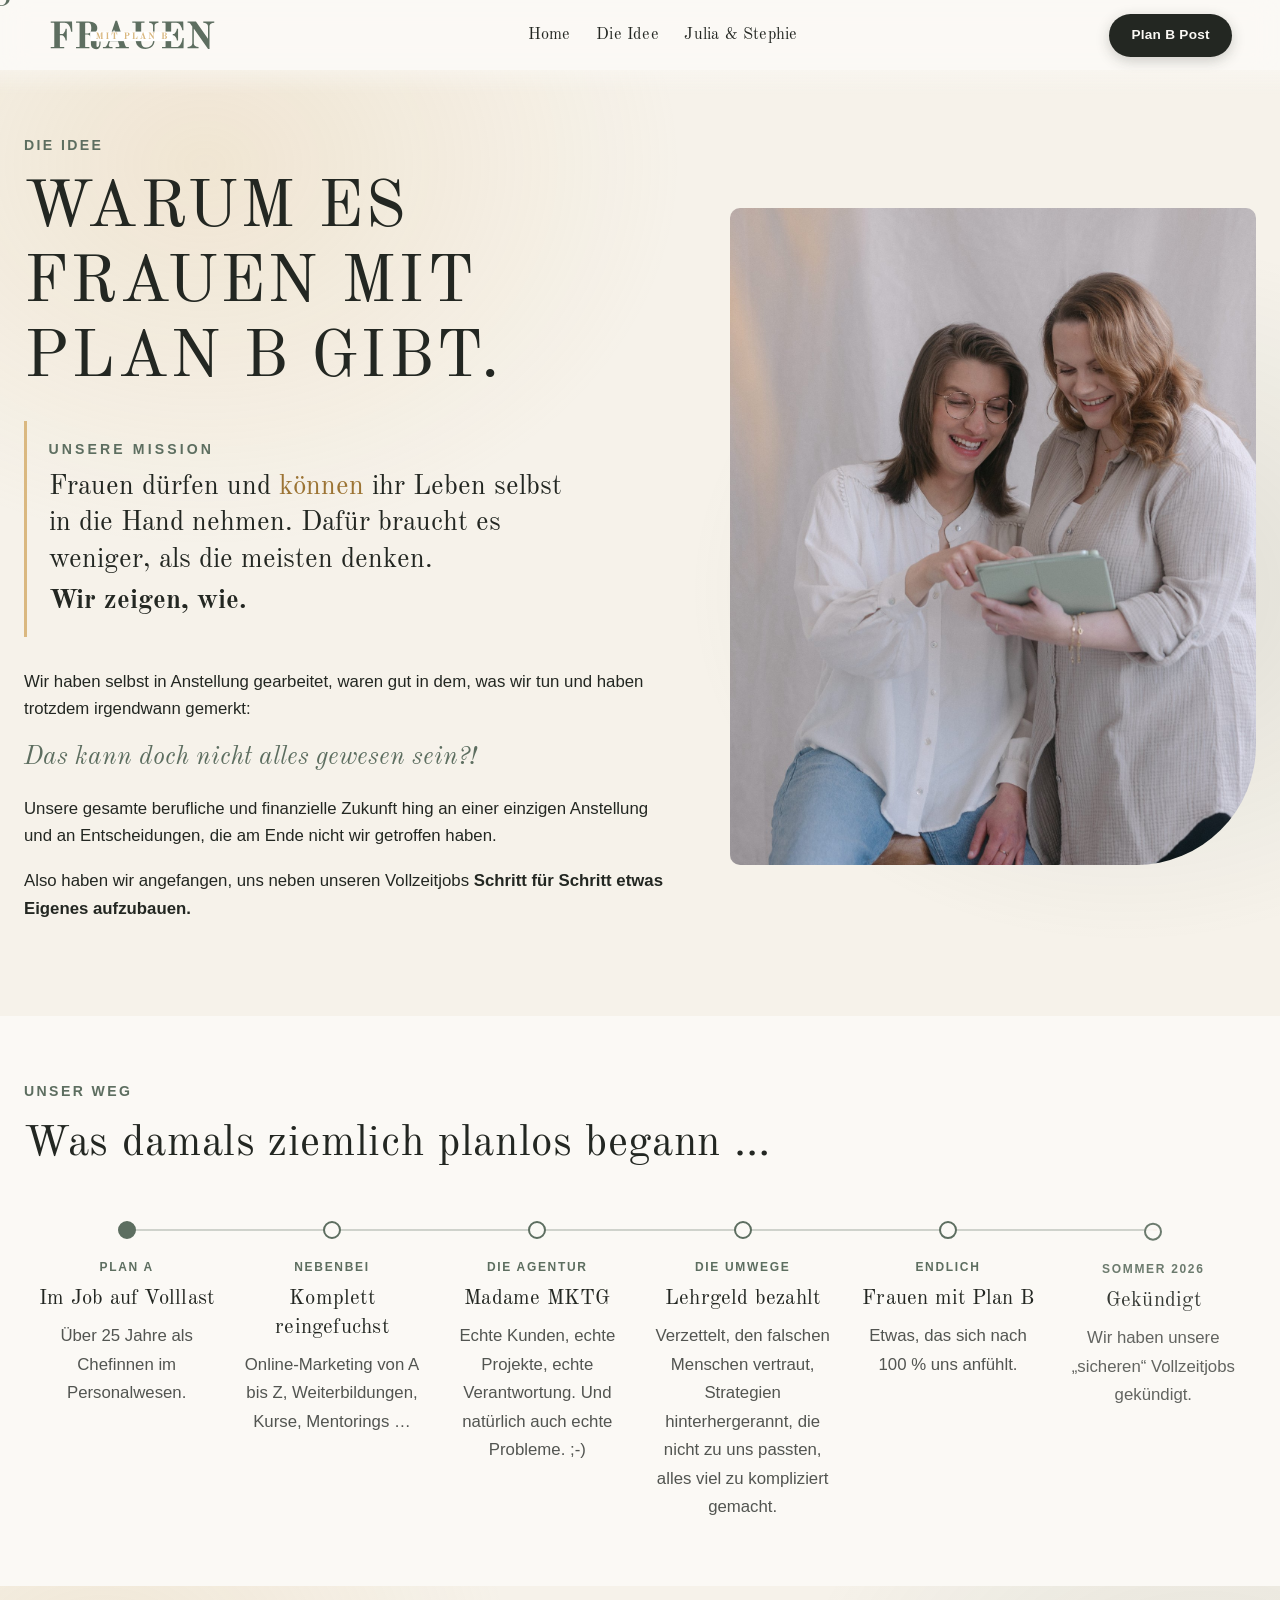
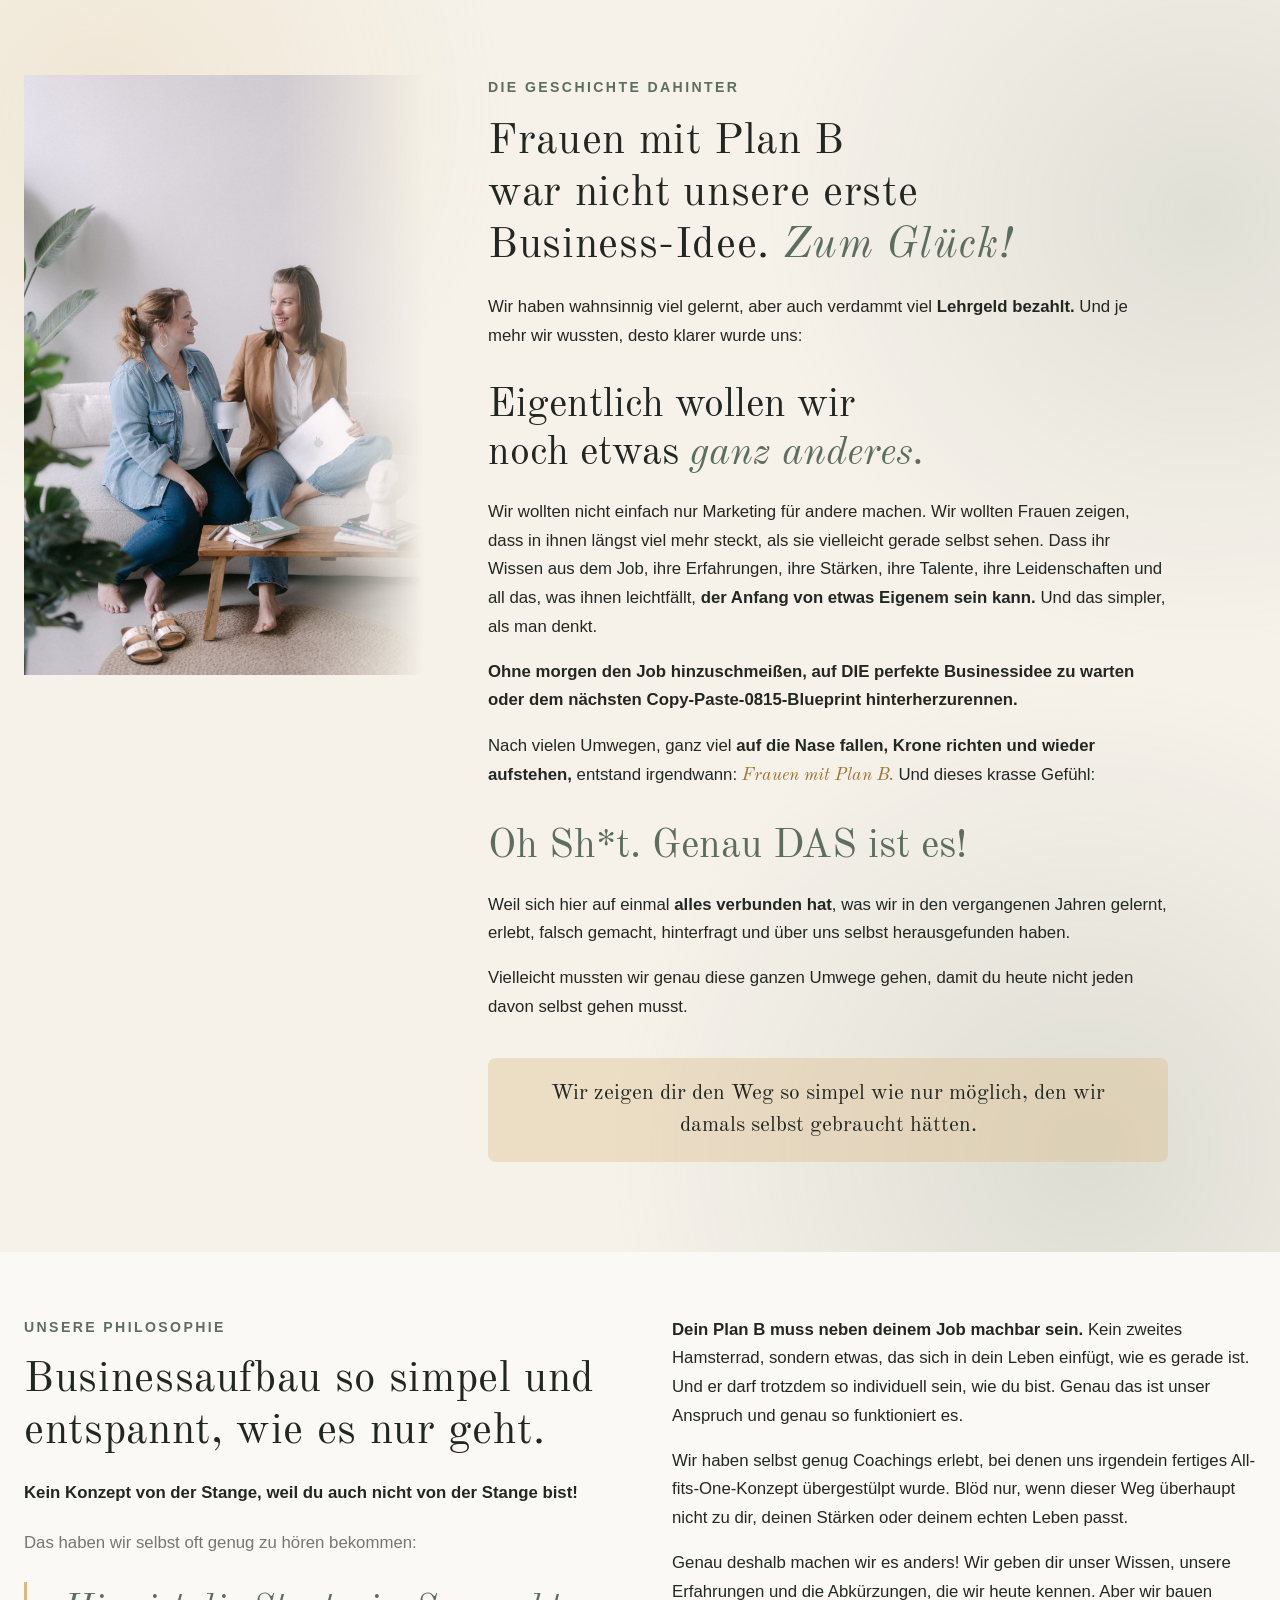
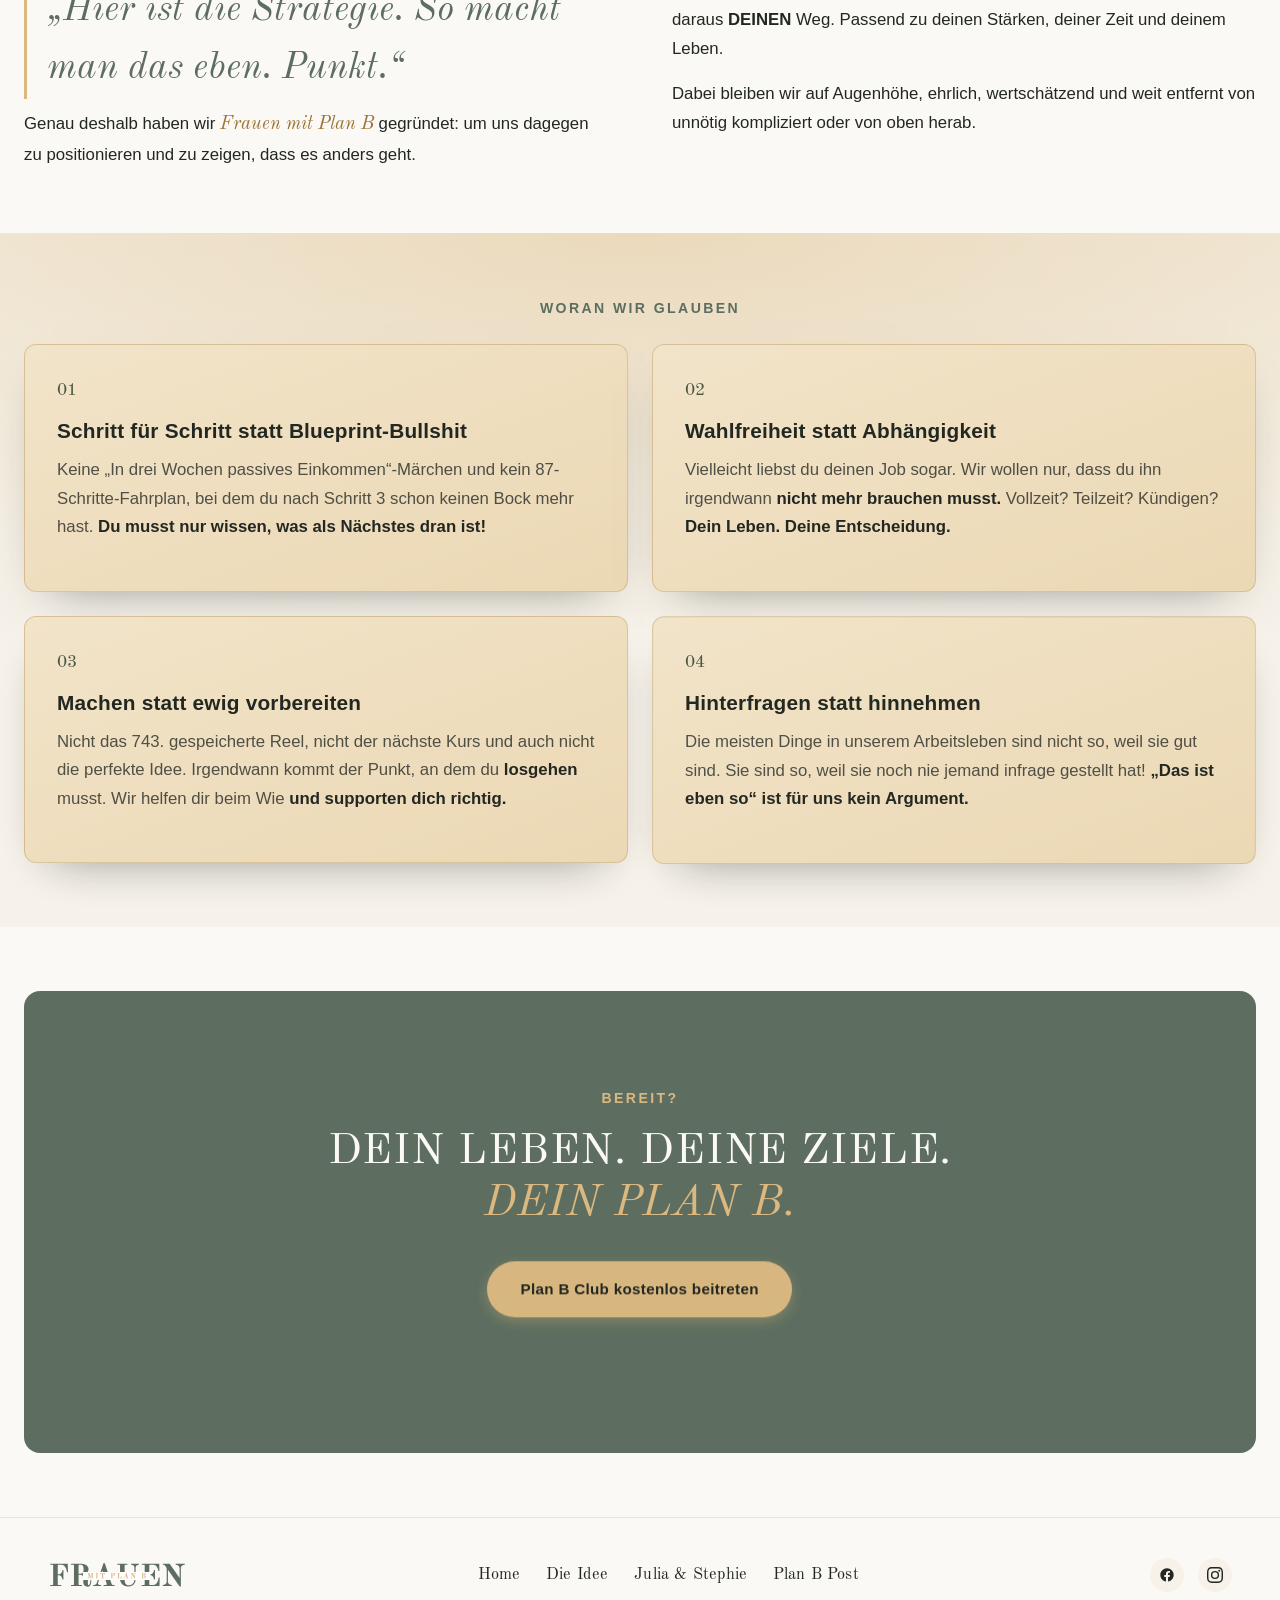
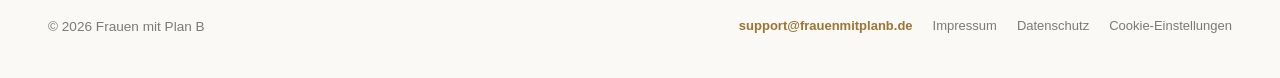
<file: die-idee.html>
<!DOCTYPE html>
<html lang="de">
<head>
<meta charset="UTF-8">
<meta name="viewport" content="width=device-width, initial-scale=1.0">
<script src="https://cloud.ccm19.de/app.js?apiKey=86477b68c4bd5388a9018f3f541a8e977b966ca008c1c298&amp;domain=6abceed7088e18dcf9067f93" referrerpolicy="origin"></script>
<title>Die Idee | Frauen mit Plan B</title>
<meta name="description" content="Warum es Frauen mit Plan B gibt: aus eigener Erfahrung heraus, gegen Abhängigkeit und für Wahlfreiheit.">
<meta property="og:type" content="website">
<meta property="og:site_name" content="Frauen mit Plan B">
<meta property="og:locale" content="de_DE">
<meta property="og:title" content="Die Idee | Frauen mit Plan B">
<meta property="og:description" content="Warum es Frauen mit Plan B gibt: aus eigener Erfahrung heraus, gegen Abhängigkeit und für Wahlfreiheit.">
<meta property="og:url" content="https://frauenmitplanb.de/die-idee.html">
<link rel="canonical" href="https://frauenmitplanb.de/die-idee.html">
<meta property="og:image" content="https://frauenmitplanb.de/assets/images/og-image.jpg">
<meta property="og:image:width" content="1200">
<meta property="og:image:height" content="630">
<meta property="og:image:alt" content="Julia und Stephanie von Frauen mit Plan B">
<meta name="twitter:card" content="summary_large_image">
<meta name="twitter:title" content="Die Idee | Frauen mit Plan B">
<meta name="twitter:description" content="Warum es Frauen mit Plan B gibt: aus eigener Erfahrung heraus, gegen Abhängigkeit und für Wahlfreiheit.">
<meta name="twitter:image" content="https://frauenmitplanb.de/assets/images/og-image.jpg">
<link rel="icon" href="assets/images/favicon.ico" sizes="any">
<link rel="icon" type="image/png" href="assets/images/favicon-32.png" sizes="32x32">
<link rel="icon" type="image/png" href="assets/images/favicon-16.png" sizes="16x16">
<link rel="apple-touch-icon" href="assets/images/apple-touch-icon.png">
<link rel="stylesheet" href="css/style.css">
</head>
<body>

<div class="preloader" id="preloader"><span class="preloader__word">Frauen mit Plan B</span></div>
<div class="cursor-b" id="cursor-b" aria-hidden="true">B</div>

<header class="site-header" data-reveal>
  <a href="index.html" class="logo"><img src="assets/images/logo.svg" alt="Frauen mit Plan B" class="logo-img"></a>
  <button class="nav-toggle" aria-label="Menü öffnen" aria-expanded="false">☰</button>
  <nav class="nav">
    <a href="index.html" data-magnetic>Home</a>
    <a href="die-idee.html" data-magnetic>Die Idee</a>
    <a href="julia-und-stephie.html" data-magnetic>Julia &amp; Stephie</a>
  </nav>
  <a href="plan-b-post.html" class="btn btn--small" data-magnetic>Plan B Post</a>
</header>

<main id="top">
  <section class="section idee-hero">
    <div class="idee-hero__grid">
      <div>
        <p class="eyebrow" data-reveal-text data-reveal-onload>Die Idee</p>
        <h1 data-reveal-text data-reveal-onload>Warum es Frauen mit Plan B gibt.</h1>
        <div class="mission" data-reveal data-reveal-onload>
          <p class="mission__label">Unsere Mission</p>
          <p class="mission__text">Frauen dürfen und <em>können</em> ihr Leben selbst in die Hand nehmen. Dafür braucht es weniger, als die meisten denken. <strong>Wir zeigen, wie.</strong></p>
        </div>
        <div class="idee-hero__text" data-reveal data-reveal-onload>
          <p>Wir haben selbst in Anstellung gearbeitet, waren gut in dem, was wir tun und haben trotzdem irgendwann gemerkt:</p>
          <p class="idee-hero__quote">Das kann doch nicht alles gewesen&nbsp;sein?!</p>
          <p>Unsere gesamte berufliche und finanzielle Zukunft hing an einer einzigen Anstellung und an Entscheidungen, die am Ende nicht wir getroffen haben.</p>
          <p>Also haben wir angefangen, uns neben unseren Vollzeitjobs <strong>Schritt für Schritt etwas Eigenes aufzubauen.</strong></p>
        </div>
      </div>
      <img src="assets/images/founders-story.jpg" alt="Julia und Stephie lachen gemeinsam über ein Tablet" class="idee-hero__img" data-reveal data-reveal-onload>
    </div>
  </section>

  <section class="section timeline">
    <p class="eyebrow" data-reveal-text>Unser Weg</p>
    <h2 data-reveal-text>Was damals ziemlich planlos begann …</h2>
    <ol class="tl" data-reveal-stagger>
      <li><span class="tl__when">Plan A</span><h3>Im Job auf Volllast</h3><p>Über 25 Jahre als Chefinnen im Personalwesen.</p></li>
      <li><span class="tl__when">Nebenbei</span><h3>Komplett reingefuchst</h3><p>Online-Marketing von A bis Z, Weiterbildungen, Kurse, Mentorings …</p></li>
      <li><span class="tl__when">Die Agentur</span><h3>Madame MKTG</h3><p>Echte Kunden, echte Projekte, echte Verantwortung. Und natürlich auch echte Probleme. ;-)</p></li>
      <li><span class="tl__when">Die Umwege</span><h3>Lehrgeld bezahlt</h3><p>Verzettelt, den falschen Menschen vertraut, Strategien hinterhergerannt, die nicht zu uns passten, alles viel zu kompliziert gemacht.</p></li>
      <li><span class="tl__when">Endlich</span><h3>Frauen mit Plan B</h3><p>Etwas, das sich nach 100 % uns anfühlt.</p></li>
      <li><span class="tl__when">Sommer 2026</span><h3>Gekündigt</h3><p>Wir haben unsere „sicheren“ Vollzeitjobs gekündigt.</p></li>
    </ol>
  </section>

  <section class="section weg-story">
    <div class="weg-story__layout">
    <div class="weg-story__media" data-reveal>
      <img src="assets/images/about-together.jpg" alt="Julia und Stephanie arbeiten gemeinsam an Frauen mit Plan B" class="weg-story__img" loading="lazy">
    </div>
    <div class="weg-story__inner" data-reveal>
      <p class="eyebrow">Die Geschichte dahinter</p>
      <h2>Frauen mit Plan B war nicht unsere erste Business-Idee. <em>Zum Glück!</em></h2>
      <p>Wir haben wahnsinnig viel gelernt, aber auch verdammt viel <strong>Lehrgeld bezahlt.</strong> Und je mehr wir wussten, desto klarer wurde uns:</p>
      <p class="big-quote">Eigentlich wollen wir noch etwas <em>ganz&nbsp;anderes.</em></p>
      <p>Wir wollten nicht einfach nur Marketing für andere machen. Wir wollten Frauen zeigen, dass in ihnen längst viel mehr steckt, als sie vielleicht gerade selbst sehen. Dass ihr Wissen aus dem Job, ihre Erfahrungen, ihre Stärken, ihre Talente, ihre Leidenschaften und all das, was ihnen leichtfällt, <strong>der Anfang von etwas Eigenem sein kann.</strong> Und das simpler, als man denkt.</p>
      <p><strong>Ohne morgen den Job hinzuschmeißen, auf DIE perfekte Businessidee zu warten oder dem nächsten Copy-Paste-0815-Blueprint hinterherzurennen.</strong></p>
      <p>Nach vielen Umwegen, ganz viel <strong>auf die Nase fallen, Krone richten und wieder aufstehen,</strong> entstand irgendwann: <em class="brandname">Frauen mit Plan B.</em> Und dieses krasse Gefühl:</p>
      <p class="big-quote big-quote--ohshit">Oh Sh*t. Genau DAS ist es!</p>
      <p>Weil sich hier auf einmal <strong>alles verbunden hat</strong>, was wir in den vergangenen Jahren gelernt, erlebt, falsch gemacht, hinterfragt und über uns selbst herausgefunden haben.</p>
      <p>Vielleicht mussten wir genau diese ganzen Umwege gehen, damit du heute nicht jeden davon selbst gehen musst.</p>
      <p class="weg-story__lead">Wir zeigen dir den Weg so simpel wie nur möglich, den wir damals selbst gebraucht hätten.</p>
    </div>
    </div>
  </section>

  <section class="section arbeit">
    <div data-reveal>
      <p class="eyebrow" data-reveal-text>Unsere Philosophie</p>
      <h2 data-reveal-text>Businessaufbau so simpel und entspannt, wie es nur geht.</h2>
      <p class="arbeit__sub">Kein Konzept von der Stange, weil du auch nicht von der Stange bist!</p>
      <p class="arbeit__said">Das haben wir selbst oft genug zu hören bekommen:</p>
      <p class="arbeit__quote">„Hier ist die Strategie. So macht man das eben. Punkt.“</p>
      <p class="arbeit__against">Genau deshalb haben wir <strong>Frauen mit Plan B</strong> gegründet: um uns dagegen zu positionieren und zu zeigen, dass es anders geht.</p>
    </div>
    <div class="arbeit__text" data-reveal>
      <p><strong>Dein Plan B muss neben deinem Job machbar sein.</strong> Kein zweites Hamsterrad, sondern etwas, das sich in dein Leben einfügt, wie es gerade ist. Und er darf trotzdem so individuell sein, wie du bist. Genau das ist unser Anspruch und genau so funktioniert es.</p>
      <p>Wir haben selbst genug Coachings erlebt, bei denen uns irgendein fertiges All-fits-One-Konzept übergestülpt wurde. Blöd nur, wenn dieser Weg überhaupt nicht zu dir, deinen Stärken oder deinem echten Leben passt.</p>
      <p>Genau deshalb machen wir es anders! Wir geben dir unser Wissen, unsere Erfahrungen und die Abkürzungen, die wir heute kennen. Aber wir bauen daraus <strong>DEINEN</strong> Weg. Passend zu deinen Stärken, deiner Zeit und deinem Leben.</p>
      <p>Dabei bleiben wir auf Augenhöhe, ehrlich, wertschätzend und weit entfernt von unnötig kompliziert oder von oben herab.</p>
    </div>
  </section>

  <section class="section pillars glaube">
    <p class="eyebrow" data-reveal-text>Woran wir glauben</p>
    <div class="pillars__grid" style="margin-top: 1.5rem;">
      <article class="pillar" data-reveal>
        <span class="pillar__num">01</span>
        <h3>Schritt für Schritt statt Blueprint-Bullshit</h3>
        <p>Keine „In drei Wochen passives Einkommen“-Märchen und kein 87-Schritte-Fahrplan, bei dem du nach Schritt 3 schon keinen Bock mehr hast. <strong>Du musst nur wissen, was als Nächstes dran ist!</strong></p>
      </article>
      <article class="pillar" data-reveal>
        <span class="pillar__num">02</span>
        <h3>Wahlfreiheit statt Abhängigkeit</h3>
        <p>Vielleicht liebst du deinen Job sogar. Wir wollen nur, dass du ihn irgendwann <strong>nicht mehr brauchen musst.</strong> Vollzeit? Teilzeit? Kündigen? <strong>Dein Leben. Deine Entscheidung.</strong></p>
      </article>
      <article class="pillar" data-reveal>
        <span class="pillar__num">03</span>
        <h3>Machen statt ewig vorbereiten</h3>
        <p>Nicht das 743. gespeicherte Reel, nicht der nächste Kurs und auch nicht die perfekte Idee. Irgendwann kommt der Punkt, an dem du <strong>losgehen</strong> musst. Wir helfen dir beim Wie <strong>und supporten dich richtig.</strong></p>
      </article>
      <article class="pillar" data-reveal>
        <span class="pillar__num">04</span>
        <h3>Hinterfragen statt hinnehmen</h3>
        <p>Die meisten Dinge in unserem Arbeitsleben sind nicht so, weil sie gut sind. Sie sind so, weil sie noch nie jemand infrage gestellt hat! <strong>„Das ist eben so“ ist für uns kein Argument.</strong></p>
      </article>
    </div>
  </section>

  <section class="section cta">
    <p class="eyebrow eyebrow--light" data-reveal-text>Bereit?</p>
    <h2 class="cta__headline" data-reveal-text>Dein Leben. Deine Ziele.<br><em>Dein Plan B.</em></h2>
    <div class="cta-single" data-reveal>
      <a class="btn btn--light" data-magnetic data-club-open role="button" tabindex="0">Plan B Club kostenlos beitreten</a>
      <div class="cta-links">
        <a href="julia-und-stephie.html" class="cta__alt">Julia &amp; Stephie kennenlernen</a>
        <a href="plan-b-post.html" class="cta__alt">Plan B Post erhalten</a>
      </div>
    </div>
  </section>
</main>

<footer class="site-footer">
  <div class="site-footer__top">
    <span class="logo"><img src="assets/images/logo.svg" alt="Frauen mit Plan B" class="logo-img"></span>
    <nav class="nav">
      <a href="index.html" data-magnetic>Home</a>
      <a href="die-idee.html" data-magnetic>Die Idee</a>
      <a href="julia-und-stephie.html" data-magnetic>Julia &amp; Stephie</a>
      <a href="plan-b-post.html" data-magnetic>Plan B Post</a>
    </nav>
    <div class="site-footer__social">
      <a href="https://www.facebook.com/profile.php?id=61575039741499" target="_blank" rel="noopener noreferrer" aria-label="Facebook"><svg viewBox="0 0 24 24" aria-hidden="true"><path d="M22 12c0-5.523-4.477-10-10-10S2 6.477 2 12c0 4.991 3.657 9.128 8.438 9.878v-6.987h-2.54V12h2.54V9.797c0-2.506 1.492-3.89 3.777-3.89 1.094 0 2.238.195 2.238.195v2.46h-1.26c-1.243 0-1.63.771-1.63 1.562V12h2.773l-.443 2.89h-2.33v6.988C18.343 21.128 22 16.991 22 12z"/></svg></a>
      <a href="https://www.instagram.com/frauen.mit.planb/" target="_blank" rel="noopener noreferrer" aria-label="Instagram"><svg viewBox="0 0 24 24" aria-hidden="true"><path d="M12 2.163c3.204 0 3.584.012 4.85.07 3.252.148 4.771 1.691 4.919 4.919.058 1.265.069 1.645.069 4.849 0 3.205-.012 3.584-.069 4.849-.149 3.225-1.664 4.771-4.919 4.919-1.266.058-1.644.07-4.85.07-3.204 0-3.584-.012-4.849-.07-3.26-.149-4.771-1.699-4.919-4.92-.058-1.265-.07-1.644-.07-4.849 0-3.204.013-3.583.07-4.849.149-3.227 1.664-4.771 4.919-4.919 1.266-.057 1.645-.069 4.849-.069zM12 0C8.741 0 8.333.014 7.053.072 2.695.272.273 2.69.073 7.052.014 8.333 0 8.741 0 12c0 3.259.014 3.668.072 4.948.2 4.358 2.618 6.78 6.98 6.98C8.333 23.986 8.741 24 12 24c3.259 0 3.668-.014 4.948-.072 4.354-.2 6.782-2.618 6.979-6.98.059-1.28.073-1.689.073-4.948 0-3.259-.014-3.667-.072-4.947-.196-4.354-2.617-6.78-6.979-6.98C15.668.014 15.259 0 12 0zm0 5.838a6.162 6.162 0 1 0 0 12.324 6.162 6.162 0 0 0 0-12.324zM12 16a4 4 0 1 1 0-8 4 4 0 0 1 0 8zm6.406-11.845a1.44 1.44 0 1 0 0 2.881 1.44 1.44 0 0 0 0-2.881z"/></svg></a>
    </div>
  </div>
  <div class="site-footer__bottom">
    <span>&copy; <span id="year"></span> Frauen mit Plan B</span>
    <div class="site-footer__legal">
      <a href="mailto:support@frauenmitplanb.de" class="site-footer__mail">support@frauenmitplanb.de</a>
      <a href="impressum.html">Impressum</a>
      <a href="datenschutz.html">Datenschutz</a>
      <a href="#" onclick="CCM.openWidget();return false;">Cookie-Einstellungen</a>
    </div>
  </div>
</footer>

<div class="promo-modal" id="promo-modal">
  <div class="promo-modal__backdrop" data-promo-dismiss></div>
  <div class="promo-modal__card">
    <button type="button" class="promo-modal__close" id="promo-modal-close" aria-label="Schließen">✕</button>
    <figure class="promo-modal__pic">
      <img src="assets/images/kontakt-gespraech.jpg" alt="Julia und Stephanie von Frauen mit Plan B" loading="lazy">
    </figure>
    <div class="promo-modal__body">
      <span class="promo-modal__icon" aria-hidden="true">
        <svg viewBox="0 0 32 32"><path d="M16 3C9.373 3 4 8.373 4 15c0 2.386.7 4.607 1.907 6.47L4 29l7.723-1.867A11.94 11.94 0 0 0 16 27c6.627 0 12-5.373 12-12S22.627 3 16 3zm0 21.8c-1.94 0-3.76-.52-5.33-1.43l-.38-.22-4.58 1.11 1.14-4.46-.25-.4A9.77 9.77 0 0 1 5.2 15c0-5.96 4.84-10.8 10.8-10.8S26.8 9.04 26.8 15 21.96 24.8 16 24.8zm5.94-8.1c-.32-.16-1.9-.94-2.2-1.04-.3-.11-.52-.16-.73.16-.22.32-.84 1.04-1.03 1.25-.19.22-.38.24-.7.08-.32-.16-1.34-.49-2.55-1.57-.94-.84-1.58-1.87-1.76-2.19-.18-.32-.02-.49.14-.65.14-.14.32-.38.48-.57.16-.19.21-.32.32-.54.11-.22.05-.4-.03-.57-.08-.16-.73-1.76-1-2.41-.26-.63-.53-.55-.73-.56h-.62c-.22 0-.57.08-.87.4-.3.32-1.14 1.11-1.14 2.71s1.17 3.14 1.33 3.36c.16.22 2.3 3.51 5.57 4.92.78.34 1.39.54 1.86.69.78.25 1.49.21 2.05.13.63-.09 1.9-.78 2.17-1.53.27-.75.27-1.39.19-1.53-.08-.13-.29-.21-.61-.37z"/></svg>
      </span>
      <h3 class="promo-modal__title">Du willst mehr als nur <span class="promo-modal__pa"><b>Plan A</b><span class="promo-modal__nst">(nstellung)</span>?</span></h3>
      <p class="promo-modal__text">Du brauchst nicht noch mehr Informationen. Du brauchst Klarheit darüber, was dein nächster sinnvoller Schritt ist!</p>
      <p class="promo-modal__text">Genau dafür gibt's unseren kostenlosen Plan B Club auf WhatsApp: Deep Dives, echte Erfahrungen und <b>komplette Schritt-für-Schritt-Anleitungen,</b> wie du dir etwas Eigenes aufbaust. Plus den nötigen Push, endlich ins Machen zu kommen.</p>
      <a href="https://chat.whatsapp.com/IW5fSFVLf0m64qhpKW02oG?s=cl&amp;p=i&amp;mlu=0&amp;ilr=4" class="btn btn--whatsapp promo-modal__btn" target="_blank" rel="noopener noreferrer" data-magnetic>Join the Plan B Club</a>
      <p class="promo-modal__footnote">Kostet dich 0 €. Kann aber verdammt viel ins Rollen bringen. 🙂</p>
    </div>
  </div>
</div>

<div class="promo-modal club-modal" id="club-modal" role="dialog" aria-modal="true" aria-labelledby="club-modal-title">
  <div class="promo-modal__backdrop" data-club-dismiss></div>
  <div class="promo-modal__card">
    <button type="button" class="promo-modal__close" id="club-modal-close" aria-label="Schließen">✕</button>
    <div class="promo-modal__body club-modal__body">
      <span class="club-modal__eb">Kostenlos · auf WhatsApp</span>
      <h3 class="promo-modal__title" id="club-modal-title">Das ist der <b>Plan B Club</b></h3>
      <p class="promo-modal__text">Unsere Community für Frauen, die sich neben dem Job etwas Eigenes aufbauen wollen. Kein Kurs, kein Verkaufskanal. Eine Gruppe, in der wir regelmäßig das teilen, was wir am Anfang selbst gebraucht hätten.</p>
      <ul class="club-modal__list">
        <li>Deep Dives zu Idee, Aufbau und Sichtbarkeit</li>
        <li>Komplette Schritt-für-Schritt-Anleitungen</li>
        <li>Echte Erfahrungen aus unserem Aufbau, auch die Umwege</li>
        <li>Den Push, wenn du feststeckst</li>
      </ul>
      <p class="club-modal__meta">0 € · kein Abo · jederzeit austretbar</p>
      <a href="https://chat.whatsapp.com/IW5fSFVLf0m64qhpKW02oG?s=cl&amp;p=i&amp;mlu=0&amp;ilr=4" class="btn btn--whatsapp promo-modal__btn" target="_blank" rel="noopener noreferrer">Ja, ich bin dabei</a>
      <p class="promo-modal__footnote">Der Button öffnet WhatsApp.</p>
      <a href="plan-b-post.html" class="club-modal__alt">Lieber erst mal lesen? Plan B Post abonnieren</a>
    </div>
  </div>
</div>
<script src="js/vendor/gsap.min.js"></script>
<script src="js/vendor/ScrollTrigger.min.js"></script>
<script src="js/vendor/lenis.min.js"></script>
<script src="js/main.js"></script>
</body>
</html>
</file>
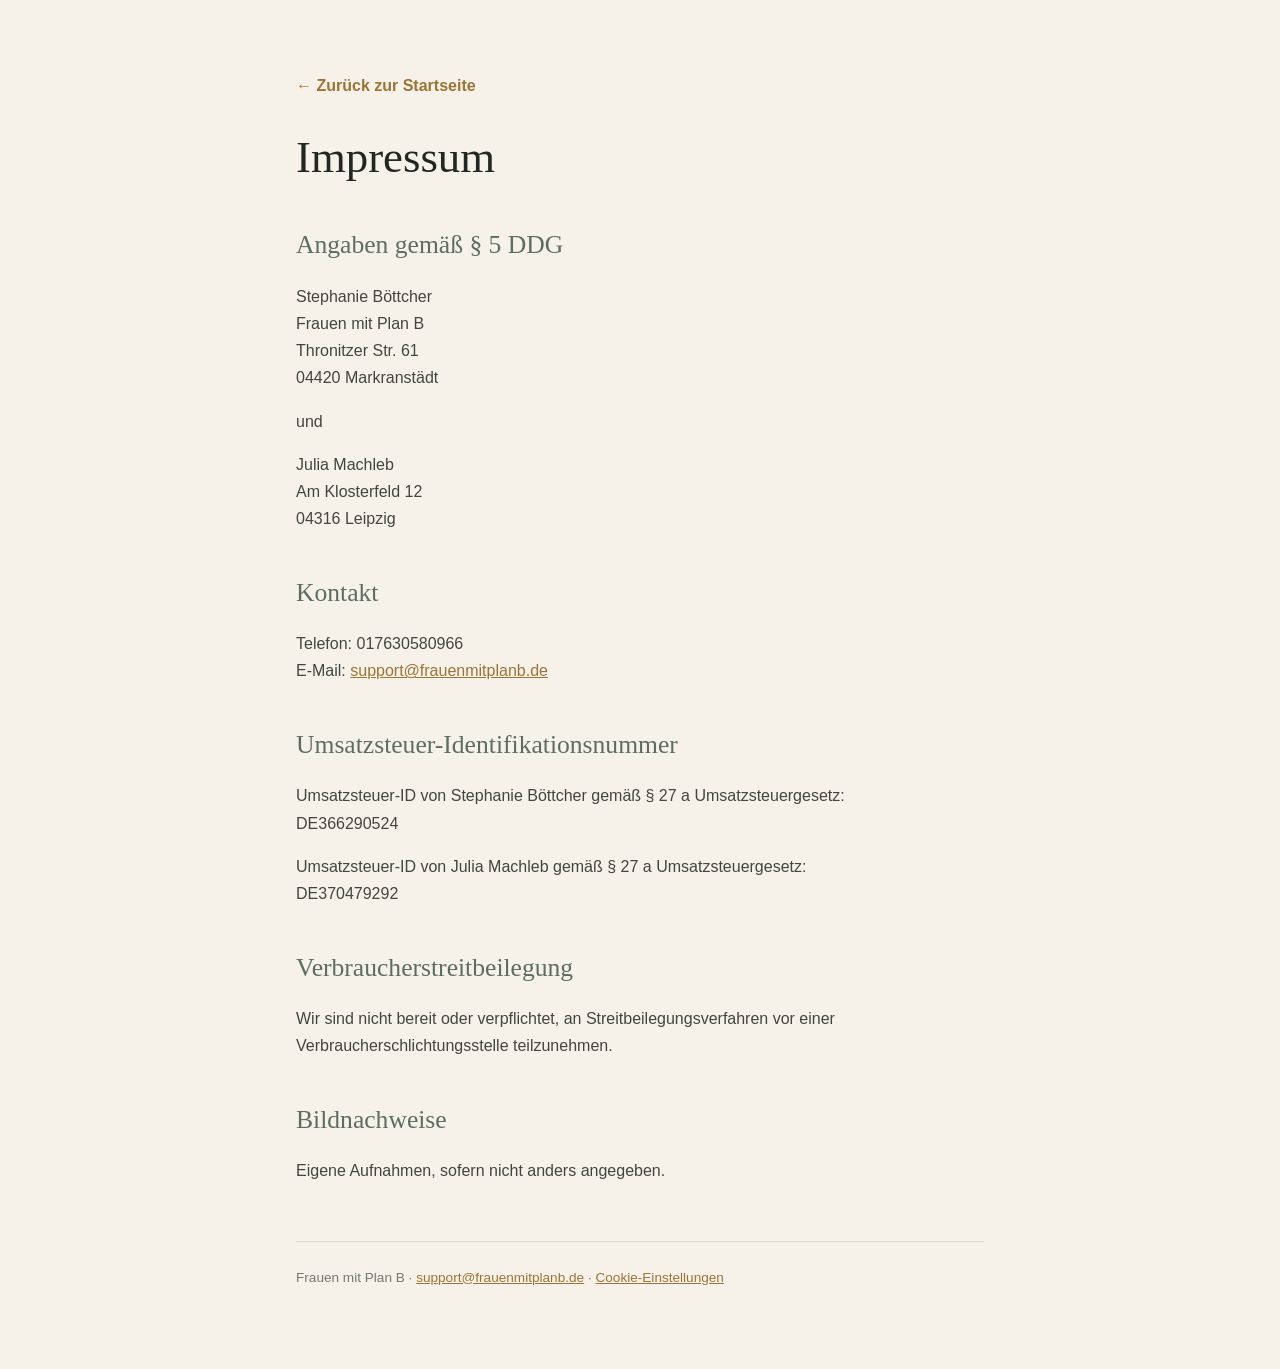
<file: impressum.html>
<!DOCTYPE html>
<html lang="de">
<head>
<meta charset="utf-8">
<meta name="viewport" content="width=device-width, initial-scale=1">
<script src="https://cloud.ccm19.de/app.js?apiKey=86477b68c4bd5388a9018f3f541a8e977b966ca008c1c298&amp;domain=6abceed7088e18dcf9067f93" referrerpolicy="origin"></script>
<title>Impressum | Frauen mit Plan B</title>
<meta name="robots" content="noindex">
<meta property="og:type" content="website">
<meta property="og:site_name" content="Frauen mit Plan B">
<meta property="og:locale" content="de_DE">
<meta property="og:title" content="Impressum | Frauen mit Plan B">
<meta property="og:description" content="Impressum von Frauen mit Plan B – Anbieterkennzeichnung gemäß § 5 DDG.">
<meta property="og:url" content="https://frauenmitplanb.de/impressum.html">
<link rel="canonical" href="https://frauenmitplanb.de/impressum.html">
<meta property="og:image" content="https://frauenmitplanb.de/assets/images/og-image.jpg">
<meta property="og:image:width" content="1200">
<meta property="og:image:height" content="630">
<meta property="og:image:alt" content="Julia und Stephanie von Frauen mit Plan B">
<meta name="twitter:card" content="summary_large_image">
<meta name="twitter:title" content="Impressum | Frauen mit Plan B">
<meta name="twitter:description" content="Impressum von Frauen mit Plan B – Anbieterkennzeichnung gemäß § 5 DDG.">
<meta name="twitter:image" content="https://frauenmitplanb.de/assets/images/og-image.jpg">
<link rel="icon" href="assets/images/favicon.ico" sizes="any">
<link rel="icon" type="image/png" href="assets/images/favicon-32.png" sizes="32x32">
<link rel="icon" type="image/png" href="assets/images/favicon-16.png" sizes="16x16">
<link rel="apple-touch-icon" href="assets/images/apple-touch-icon.png">
<style>
:root{--ink:#232722;--forest:#5D6E60;--sand:#DAB880;--gold:#9C7434;--cream:#F6F2EA;--paper:#FBF9F5;
--serif:Georgia,"Times New Roman",serif;
--sans:-apple-system,BlinkMacSystemFont,"Segoe UI",Roboto,Helvetica,Arial,sans-serif;}
*{box-sizing:border-box;}
body{margin:0;background:var(--cream);color:var(--ink);font-family:var(--sans);
  font-size:1rem;line-height:1.7;}
.wrap{max-width:46rem;margin:0 auto;padding:clamp(2rem,6vw,4.5rem) 1.5rem 5rem;}
a{color:var(--gold);}
.back{display:inline-block;margin-bottom:2rem;font-weight:600;text-decoration:none;}
.back:hover{text-decoration:underline;}
h1{font-family:var(--serif);font-weight:400;font-size:clamp(1.9rem,4.5vw,2.8rem);
  line-height:1.2;margin:0 0 .6rem;}
h2{font-family:var(--serif);font-weight:400;font-size:clamp(1.25rem,2.6vw,1.6rem);
  margin:2.4rem 0 .6rem;color:var(--forest);}
p,li{color:rgba(35,39,34,.85);}
footer{margin-top:3.5rem;padding-top:1.5rem;border-top:1px solid rgba(35,39,34,.12);
  font-size:.85rem;color:rgba(35,39,34,.6);}
</style>
</head>
<body>
<div class="wrap">
<a class="back" href="index.html">&larr; Zurück zur Startseite</a>
<h1>Impressum</h1>

<h2>Angaben gemäß § 5 DDG</h2>
<p>Stephanie Böttcher<br>
Frauen mit Plan B<br>
Thronitzer Str. 61<br>
04420 Markranstädt</p>
<p>und</p>
<p>Julia Machleb<br>
Am Klosterfeld 12<br>
04316 Leipzig</p>

<h2>Kontakt</h2>
<p>Telefon: 017630580966<br>
E-Mail: <a href="mailto:support@frauenmitplanb.de">support@frauenmitplanb.de</a></p>

<h2>Umsatzsteuer-Identifikationsnummer</h2>
<p>Umsatzsteuer-ID von Stephanie Böttcher gemäß § 27 a Umsatzsteuergesetz:<br>
DE366290524</p>
<p>Umsatzsteuer-ID von Julia Machleb gemäß § 27 a Umsatzsteuergesetz:<br>
DE370479292</p>

<h2>Verbraucherstreitbeilegung</h2>
<p>Wir sind nicht bereit oder verpflichtet, an Streitbeilegungsverfahren vor einer
Verbraucherschlichtungsstelle teilzunehmen.</p>

<h2>Bildnachweise</h2>
<p>Eigene Aufnahmen, sofern nicht anders angegeben.</p>
<footer>Frauen mit Plan B &middot; <a href="mailto:support@frauenmitplanb.de">support@frauenmitplanb.de</a> &middot; <a href="#" onclick="CCM.openWidget();return false;">Cookie-Einstellungen</a></footer>
</div>
</body>
</html>
</file>
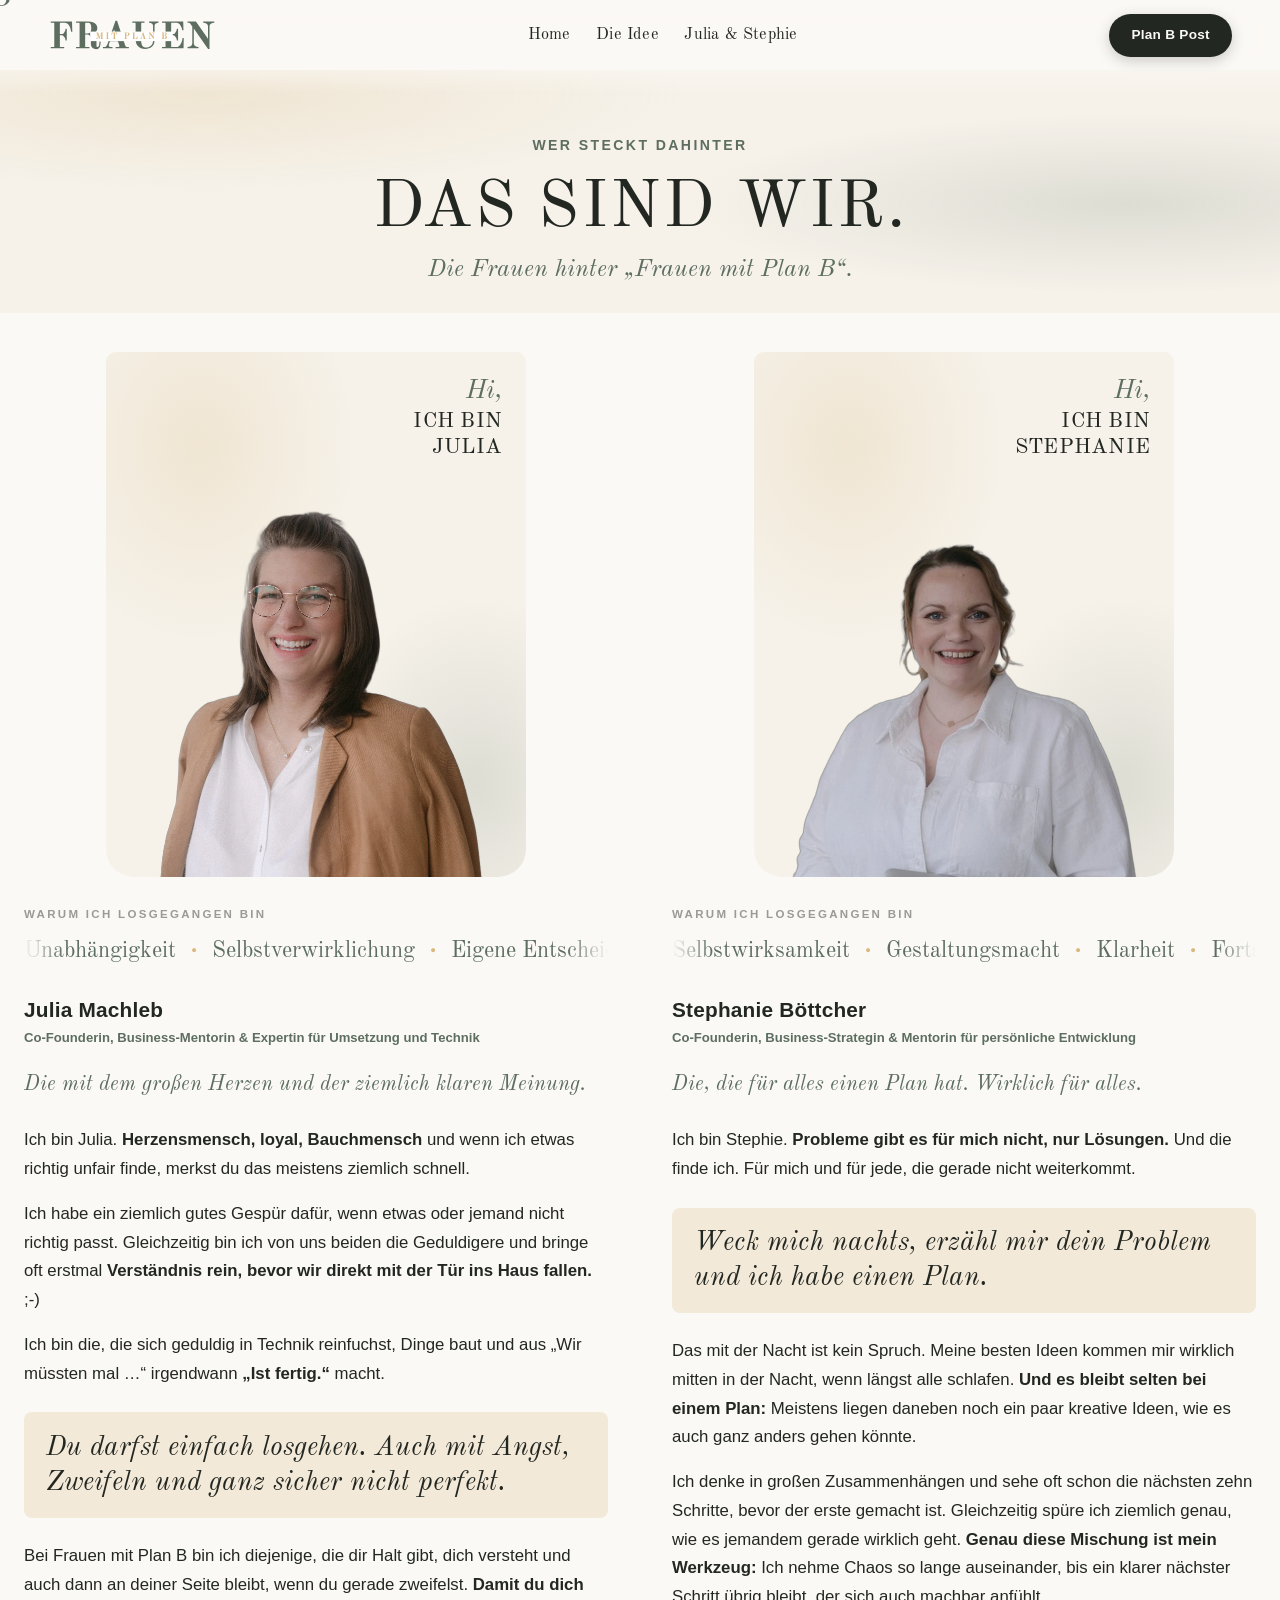
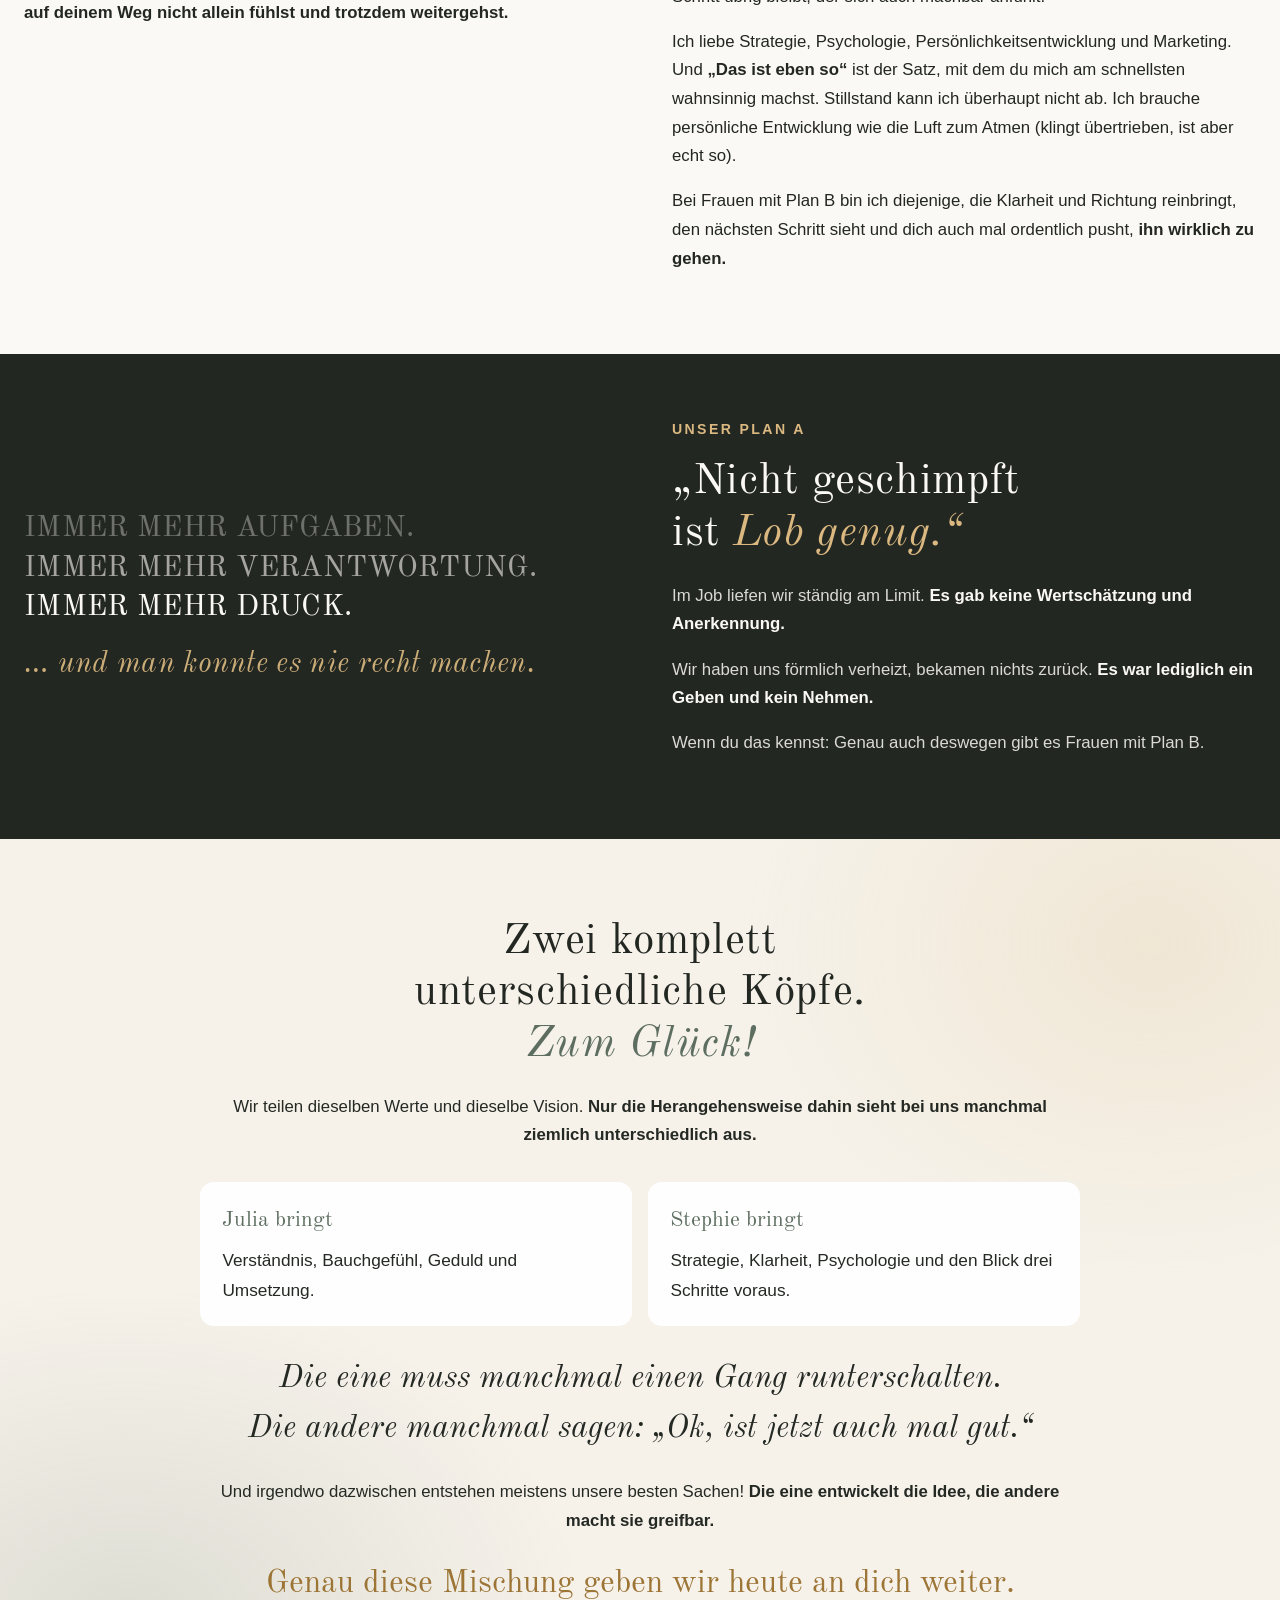
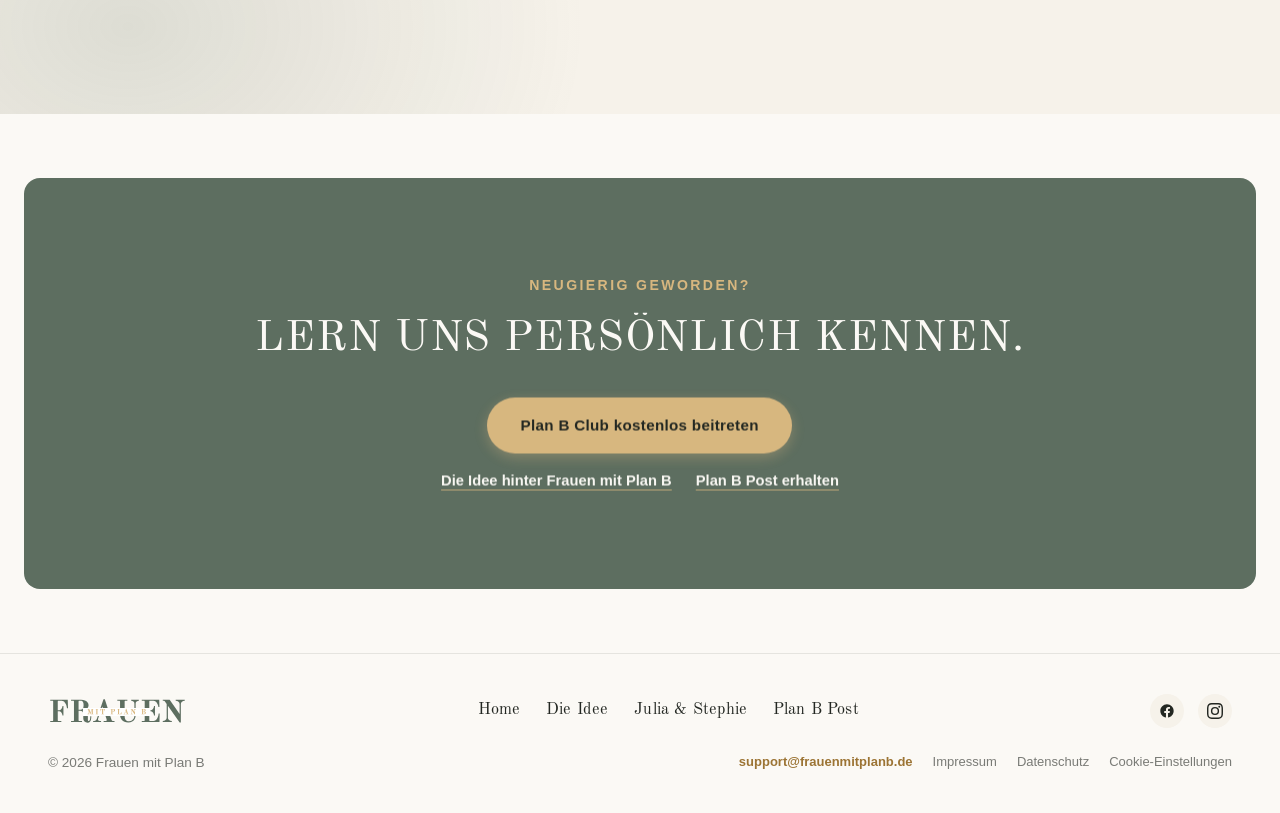
<file: julia-und-stephie.html>
<!DOCTYPE html>
<html lang="de">
<head>
<meta charset="UTF-8">
<meta name="viewport" content="width=device-width, initial-scale=1.0">
<script src="https://cloud.ccm19.de/app.js?apiKey=86477b68c4bd5388a9018f3f541a8e977b966ca008c1c298&amp;domain=6abceed7088e18dcf9067f93" referrerpolicy="origin"></script>
<title>Julia &amp; Stephie | Frauen mit Plan B</title>
<meta name="description" content="Julia und Stephanie – die Gründerinnen von Frauen mit Plan B.">
<meta property="og:type" content="website">
<meta property="og:site_name" content="Frauen mit Plan B">
<meta property="og:locale" content="de_DE">
<meta property="og:title" content="Julia &amp; Stephie | Frauen mit Plan B">
<meta property="og:description" content="Julia und Stephanie – die Gründerinnen von Frauen mit Plan B.">
<meta property="og:url" content="https://frauenmitplanb.de/julia-und-stephie.html">
<link rel="canonical" href="https://frauenmitplanb.de/julia-und-stephie.html">
<meta property="og:image" content="https://frauenmitplanb.de/assets/images/og-image.jpg">
<meta property="og:image:width" content="1200">
<meta property="og:image:height" content="630">
<meta property="og:image:alt" content="Julia und Stephanie von Frauen mit Plan B">
<meta name="twitter:card" content="summary_large_image">
<meta name="twitter:title" content="Julia &amp; Stephie | Frauen mit Plan B">
<meta name="twitter:description" content="Julia und Stephanie – die Gründerinnen von Frauen mit Plan B.">
<meta name="twitter:image" content="https://frauenmitplanb.de/assets/images/og-image.jpg">
<link rel="icon" href="assets/images/favicon.ico" sizes="any">
<link rel="icon" type="image/png" href="assets/images/favicon-32.png" sizes="32x32">
<link rel="icon" type="image/png" href="assets/images/favicon-16.png" sizes="16x16">
<link rel="apple-touch-icon" href="assets/images/apple-touch-icon.png">
<link rel="stylesheet" href="css/style.css">
</head>
<body>

<div class="preloader" id="preloader"><span class="preloader__word">Frauen mit Plan B</span></div>
<div class="cursor-b" id="cursor-b" aria-hidden="true">B</div>

<header class="site-header" data-reveal>
  <a href="index.html" class="logo"><img src="assets/images/logo.svg" alt="Frauen mit Plan B" class="logo-img"></a>
  <button class="nav-toggle" aria-label="Menü öffnen" aria-expanded="false">☰</button>
  <nav class="nav">
    <a href="index.html" data-magnetic>Home</a>
    <a href="die-idee.html" data-magnetic>Die Idee</a>
    <a href="julia-und-stephie.html" data-magnetic>Julia &amp; Stephie</a>
  </nav>
  <a href="plan-b-post.html" class="btn btn--small" data-magnetic>Plan B Post</a>
</header>

<main id="top">
  <section class="section team-hero">
    <div class="team-hero__inner">
      <p class="eyebrow" data-reveal-text data-reveal-onload>Wer steckt dahinter</p>
      <h1 data-reveal-text data-reveal-onload>Das sind wir.</h1>
      <p class="team-hero__sub" data-reveal data-reveal-onload>Die Frauen hinter „Frauen mit Plan B“.</p>
    </div>
  </section>

  <section class="section team-bio">
    <div class="team__grid">
      <article class="team-card" data-reveal>
        <figure class="team-card__portrait">
          <img src="assets/images/team-julia-cutout.webp" alt="Julia Machleb, Co-Founderin von Frauen mit Plan B" class="team-card__cutout-img" loading="lazy">
          <figcaption><span class="team-card__hi">Hi,</span>ich bin<br>Julia</figcaption>
        </figure>
        <div class="whyband whyband--l">
          <p class="whyband__label">Warum ich losgegangen bin</p>
          <div class="whyband__track">
            <div class="whyband__row">
              <span>Unabhängigkeit</span><i aria-hidden="true">●</i>
              <span>Selbstverwirklichung</span><i aria-hidden="true">●</i>
              <span>Eigene Entscheidungen</span><i aria-hidden="true">●</i>
              <span>Zeit mit meinem Kind</span><i aria-hidden="true">●</i>
              <span>Vorbild sein</span><i aria-hidden="true">●</i>
              <span>Sicherheit aus eigener Kraft</span><i aria-hidden="true">●</i>
              <span>Arbeit mit Sinn</span><i aria-hidden="true">●</i>
              <span>Augenhöhe</span><i aria-hidden="true">●</i>
              <span>Bewusste Lebensgestaltung</span><i aria-hidden="true">●</i>
              <span>Unabhängigkeit</span><i aria-hidden="true">●</i>
              <span>Selbstverwirklichung</span><i aria-hidden="true">●</i>
              <span>Eigene Entscheidungen</span><i aria-hidden="true">●</i>
              <span>Zeit mit meinem Kind</span><i aria-hidden="true">●</i>
              <span>Vorbild sein</span><i aria-hidden="true">●</i>
              <span>Sicherheit aus eigener Kraft</span><i aria-hidden="true">●</i>
              <span>Arbeit mit Sinn</span><i aria-hidden="true">●</i>
              <span>Augenhöhe</span><i aria-hidden="true">●</i>
              <span>Bewusste Lebensgestaltung</span><i aria-hidden="true">●</i>
              <span>Unabhängigkeit</span><i aria-hidden="true">●</i>
              <span>Selbstverwirklichung</span><i aria-hidden="true">●</i>
              <span>Eigene Entscheidungen</span><i aria-hidden="true">●</i>
              <span>Zeit mit meinem Kind</span><i aria-hidden="true">●</i>
              <span>Vorbild sein</span><i aria-hidden="true">●</i>
              <span>Sicherheit aus eigener Kraft</span><i aria-hidden="true">●</i>
              <span>Arbeit mit Sinn</span><i aria-hidden="true">●</i>
              <span>Augenhöhe</span><i aria-hidden="true">●</i>
              <span>Bewusste Lebensgestaltung</span><i aria-hidden="true">●</i>
            </div>
          </div>
        </div>
        <h3>Julia Machleb</h3>
        <span class="team-card__role">Co-Founderin, Business-Mentorin &amp; Expertin für Umsetzung und Technik</span>
        <p class="team-card__headline">Die mit dem großen Herzen und der ziemlich klaren Meinung.</p>
        <p>Ich bin Julia. <strong>Herzensmensch, loyal, Bauchmensch</strong> und wenn ich etwas richtig unfair finde, merkst du das meistens ziemlich schnell.</p>
        <p>Ich habe ein ziemlich gutes Gespür dafür, wenn etwas oder jemand nicht richtig passt. Gleichzeitig bin ich von uns beiden die Geduldigere und bringe oft erstmal <strong>Verständnis rein, bevor wir direkt mit der Tür ins Haus fallen.</strong> ;-)</p>
        <p>Ich bin die, die sich geduldig in Technik reinfuchst, Dinge baut und aus „Wir müssten mal …“ irgendwann <strong>„Ist fertig.“</strong> macht.</p>
        <p class="team-card__quote">Du darfst einfach losgehen. Auch mit Angst, Zweifeln und ganz sicher nicht perfekt.</p>
        <p>Bei Frauen mit Plan B bin ich diejenige, die dir Halt gibt, dich versteht und auch dann an deiner Seite bleibt, wenn du gerade zweifelst. <strong>Damit du dich auf deinem Weg nicht allein fühlst und trotzdem weitergehst.</strong></p>
      </article>

      <article class="team-card" data-reveal>
        <figure class="team-card__portrait">
          <img src="assets/images/team-stephanie-cutout.webp" alt="Stephanie Böttcher, Co-Founderin von Frauen mit Plan B" class="team-card__cutout-img" loading="lazy">
          <figcaption><span class="team-card__hi">Hi,</span>ich bin<br>Stephanie</figcaption>
        </figure>
        <div class="whyband whyband--r">
          <p class="whyband__label">Warum ich losgegangen bin</p>
          <div class="whyband__track">
            <div class="whyband__row">
              <span>Selbstwirksamkeit</span><i aria-hidden="true">●</i>
              <span>Gestaltungsmacht</span><i aria-hidden="true">●</i>
              <span>Klarheit</span><i aria-hidden="true">●</i>
              <span>Fortschritt</span><i aria-hidden="true">●</i>
              <span>Impact</span><i aria-hidden="true">●</i>
              <span>Wachstum</span><i aria-hidden="true">●</i>
              <span>Kein Stillstand</span><i aria-hidden="true">●</i>
              <span>Ortsunabhängigkeit</span><i aria-hidden="true">●</i>
              <span>Potenzial ausleben</span><i aria-hidden="true">●</i>
              <span>Selbstwirksamkeit</span><i aria-hidden="true">●</i>
              <span>Gestaltungsmacht</span><i aria-hidden="true">●</i>
              <span>Klarheit</span><i aria-hidden="true">●</i>
              <span>Fortschritt</span><i aria-hidden="true">●</i>
              <span>Impact</span><i aria-hidden="true">●</i>
              <span>Wachstum</span><i aria-hidden="true">●</i>
              <span>Kein Stillstand</span><i aria-hidden="true">●</i>
              <span>Ortsunabhängigkeit</span><i aria-hidden="true">●</i>
              <span>Potenzial ausleben</span><i aria-hidden="true">●</i>
              <span>Selbstwirksamkeit</span><i aria-hidden="true">●</i>
              <span>Gestaltungsmacht</span><i aria-hidden="true">●</i>
              <span>Klarheit</span><i aria-hidden="true">●</i>
              <span>Fortschritt</span><i aria-hidden="true">●</i>
              <span>Impact</span><i aria-hidden="true">●</i>
              <span>Wachstum</span><i aria-hidden="true">●</i>
              <span>Kein Stillstand</span><i aria-hidden="true">●</i>
              <span>Ortsunabhängigkeit</span><i aria-hidden="true">●</i>
              <span>Potenzial ausleben</span><i aria-hidden="true">●</i>
            </div>
          </div>
        </div>
        <h3>Stephanie Böttcher</h3>
        <span class="team-card__role">Co-Founderin, Business-Strategin &amp; Mentorin für persönliche Entwicklung</span>
        <p class="team-card__headline">Die, die für alles einen Plan hat. Wirklich für alles.</p>
        <p>Ich bin Stephie. <strong>Probleme gibt es für mich nicht, nur Lösungen.</strong> Und die finde ich. Für mich und für jede, die gerade nicht weiterkommt.</p>
        <p class="team-card__quote">Weck mich nachts, erzähl mir dein Problem und ich habe einen Plan.</p>
        <p>Das mit der Nacht ist kein Spruch. Meine besten Ideen kommen mir wirklich mitten in der Nacht, wenn längst alle schlafen. <strong>Und es bleibt selten bei einem Plan:</strong> Meistens liegen daneben noch ein paar kreative Ideen, wie es auch ganz anders gehen könnte.</p>
        <p>Ich denke in großen Zusammenhängen und sehe oft schon die nächsten zehn Schritte, bevor der erste gemacht ist. Gleichzeitig spüre ich ziemlich genau, wie es jemandem gerade wirklich geht. <strong>Genau diese Mischung ist mein Werkzeug:</strong> Ich nehme Chaos so lange auseinander, bis ein klarer nächster Schritt übrig bleibt, der sich auch machbar anfühlt.</p>
        <p>Ich liebe Strategie, Psychologie, Persönlichkeitsentwicklung und Marketing. Und <strong>„Das ist eben so“</strong> ist der Satz, mit dem du mich am schnellsten wahnsinnig machst. Stillstand kann ich überhaupt nicht ab. Ich brauche persönliche Entwicklung wie die Luft zum Atmen (klingt übertrieben, ist aber echt so).</p>
        <p>Bei Frauen mit Plan B bin ich diejenige, die Klarheit und Richtung reinbringt, den nächsten Schritt sieht und dich auch mal ordentlich pusht, <strong>ihn wirklich zu gehen.</strong></p>
      </article>
    </div>
  </section>

  <section class="section plan-a">
    <div class="plan-a__inner">
      <ul class="plan-a__stack" data-reveal-stagger aria-hidden="true">
        <li>Immer mehr Aufgaben.</li>
        <li>Immer mehr Verantwortung.</li>
        <li>Immer mehr Druck.</li>
        <li>… und man konnte es nie recht machen.</li>
      </ul>
      <div class="plan-a__text" data-reveal>
        <p class="eyebrow">Unser Plan A</p>
        <h2>„Nicht geschimpft ist <em>Lob genug.“</em></h2>
        <p>Im Job liefen wir ständig am Limit. <strong>Es gab keine Wertschätzung und Anerkennung.</strong></p>
        <p>Wir haben uns förmlich verheizt, bekamen nichts zurück. <strong>Es war lediglich ein Geben und kein Nehmen.</strong></p>
        <p>Wenn du das kennst: Genau auch deswegen gibt es Frauen mit Plan B.</p>
      </div>
    </div>
  </section>

  <section class="section team-together">
    <div class="team-together__inner">
      <h2 data-reveal-text>Zwei komplett<br>unterschiedliche Köpfe.<br><em>Zum Glück!</em></h2>
      <div data-reveal>
        <p>Wir teilen dieselben Werte und dieselbe Vision. <strong>Nur die Herangehensweise dahin sieht bei uns manchmal ziemlich unterschiedlich aus.</strong></p>
        <div class="duo">
          <div><b>Julia bringt</b>Verständnis, Bauchgefühl, Geduld und Umsetzung.</div>
          <div><b>Stephie bringt</b>Strategie, Klarheit, Psychologie und den Blick drei Schritte voraus.</div>
        </div>
        <div class="duo-lines">
          <p>Die eine muss manchmal einen Gang runterschalten.</p>
          <p>Die andere manchmal sagen: „Ok, ist jetzt auch mal gut.“</p>
        </div>
        <p>Und irgendwo dazwischen entstehen meistens unsere besten Sachen! <strong>Die eine entwickelt die Idee, die andere macht sie greifbar.</strong></p>
        <p class="team-together__closing">Genau diese Mischung geben wir heute an dich weiter.</p>
      </div>
    </div>
  </section>

  <section class="section cta">
    <p class="eyebrow eyebrow--light" data-reveal-text>Neugierig geworden?</p>
    <h2 class="cta__headline" data-reveal-text>Lern uns persönlich kennen.</h2>
    <div class="cta-single" data-reveal>
      <a class="btn btn--light" data-magnetic data-club-open role="button" tabindex="0">Plan B Club kostenlos beitreten</a>
      <div class="cta-links">
        <a href="die-idee.html" class="cta__alt">Die Idee hinter Frauen mit Plan B</a>
        <a href="plan-b-post.html" class="cta__alt">Plan B Post erhalten</a>
      </div>
    </div>
  </section>
</main>

<footer class="site-footer">
  <div class="site-footer__top">
    <span class="logo"><img src="assets/images/logo.svg" alt="Frauen mit Plan B" class="logo-img"></span>
    <nav class="nav">
      <a href="index.html" data-magnetic>Home</a>
      <a href="die-idee.html" data-magnetic>Die Idee</a>
      <a href="julia-und-stephie.html" data-magnetic>Julia &amp; Stephie</a>
      <a href="plan-b-post.html" data-magnetic>Plan B Post</a>
    </nav>
    <div class="site-footer__social">
      <a href="https://www.facebook.com/profile.php?id=61575039741499" target="_blank" rel="noopener noreferrer" aria-label="Facebook"><svg viewBox="0 0 24 24" aria-hidden="true"><path d="M22 12c0-5.523-4.477-10-10-10S2 6.477 2 12c0 4.991 3.657 9.128 8.438 9.878v-6.987h-2.54V12h2.54V9.797c0-2.506 1.492-3.89 3.777-3.89 1.094 0 2.238.195 2.238.195v2.46h-1.26c-1.243 0-1.63.771-1.63 1.562V12h2.773l-.443 2.89h-2.33v6.988C18.343 21.128 22 16.991 22 12z"/></svg></a>
      <a href="https://www.instagram.com/frauen.mit.planb/" target="_blank" rel="noopener noreferrer" aria-label="Instagram"><svg viewBox="0 0 24 24" aria-hidden="true"><path d="M12 2.163c3.204 0 3.584.012 4.85.07 3.252.148 4.771 1.691 4.919 4.919.058 1.265.069 1.645.069 4.849 0 3.205-.012 3.584-.069 4.849-.149 3.225-1.664 4.771-4.919 4.919-1.266.058-1.644.07-4.85.07-3.204 0-3.584-.012-4.849-.07-3.26-.149-4.771-1.699-4.919-4.92-.058-1.265-.07-1.644-.07-4.849 0-3.204.013-3.583.07-4.849.149-3.227 1.664-4.771 4.919-4.919 1.266-.057 1.645-.069 4.849-.069zM12 0C8.741 0 8.333.014 7.053.072 2.695.272.273 2.69.073 7.052.014 8.333 0 8.741 0 12c0 3.259.014 3.668.072 4.948.2 4.358 2.618 6.78 6.98 6.98C8.333 23.986 8.741 24 12 24c3.259 0 3.668-.014 4.948-.072 4.354-.2 6.782-2.618 6.979-6.98.059-1.28.073-1.689.073-4.948 0-3.259-.014-3.667-.072-4.947-.196-4.354-2.617-6.78-6.979-6.98C15.668.014 15.259 0 12 0zm0 5.838a6.162 6.162 0 1 0 0 12.324 6.162 6.162 0 0 0 0-12.324zM12 16a4 4 0 1 1 0-8 4 4 0 0 1 0 8zm6.406-11.845a1.44 1.44 0 1 0 0 2.881 1.44 1.44 0 0 0 0-2.881z"/></svg></a>
    </div>
  </div>
  <div class="site-footer__bottom">
    <span>&copy; <span id="year"></span> Frauen mit Plan B</span>
    <div class="site-footer__legal">
      <a href="mailto:support@frauenmitplanb.de" class="site-footer__mail">support@frauenmitplanb.de</a>
      <a href="impressum.html">Impressum</a>
      <a href="datenschutz.html">Datenschutz</a>
      <a href="#" onclick="CCM.openWidget();return false;">Cookie-Einstellungen</a>
    </div>
  </div>
</footer>

<div class="promo-modal" id="promo-modal">
  <div class="promo-modal__backdrop" data-promo-dismiss></div>
  <div class="promo-modal__card">
    <button type="button" class="promo-modal__close" id="promo-modal-close" aria-label="Schließen">✕</button>
    <figure class="promo-modal__pic">
      <img src="assets/images/kontakt-gespraech.jpg" alt="Julia und Stephanie von Frauen mit Plan B" loading="lazy">
    </figure>
    <div class="promo-modal__body">
      <span class="promo-modal__icon" aria-hidden="true">
        <svg viewBox="0 0 32 32"><path d="M16 3C9.373 3 4 8.373 4 15c0 2.386.7 4.607 1.907 6.47L4 29l7.723-1.867A11.94 11.94 0 0 0 16 27c6.627 0 12-5.373 12-12S22.627 3 16 3zm0 21.8c-1.94 0-3.76-.52-5.33-1.43l-.38-.22-4.58 1.11 1.14-4.46-.25-.4A9.77 9.77 0 0 1 5.2 15c0-5.96 4.84-10.8 10.8-10.8S26.8 9.04 26.8 15 21.96 24.8 16 24.8zm5.94-8.1c-.32-.16-1.9-.94-2.2-1.04-.3-.11-.52-.16-.73.16-.22.32-.84 1.04-1.03 1.25-.19.22-.38.24-.7.08-.32-.16-1.34-.49-2.55-1.57-.94-.84-1.58-1.87-1.76-2.19-.18-.32-.02-.49.14-.65.14-.14.32-.38.48-.57.16-.19.21-.32.32-.54.11-.22.05-.4-.03-.57-.08-.16-.73-1.76-1-2.41-.26-.63-.53-.55-.73-.56h-.62c-.22 0-.57.08-.87.4-.3.32-1.14 1.11-1.14 2.71s1.17 3.14 1.33 3.36c.16.22 2.3 3.51 5.57 4.92.78.34 1.39.54 1.86.69.78.25 1.49.21 2.05.13.63-.09 1.9-.78 2.17-1.53.27-.75.27-1.39.19-1.53-.08-.13-.29-.21-.61-.37z"/></svg>
      </span>
      <h3 class="promo-modal__title">Du willst mehr als nur <span class="promo-modal__pa"><b>Plan A</b><span class="promo-modal__nst">(nstellung)</span>?</span></h3>
      <p class="promo-modal__text">Du brauchst nicht noch mehr Informationen. Du brauchst Klarheit darüber, was dein nächster sinnvoller Schritt ist!</p>
      <p class="promo-modal__text">Genau dafür gibt's unseren kostenlosen Plan B Club auf WhatsApp: Deep Dives, echte Erfahrungen und <b>komplette Schritt-für-Schritt-Anleitungen,</b> wie du dir etwas Eigenes aufbaust. Plus den nötigen Push, endlich ins Machen zu kommen.</p>
      <a href="https://chat.whatsapp.com/IW5fSFVLf0m64qhpKW02oG?s=cl&amp;p=i&amp;mlu=0&amp;ilr=4" class="btn btn--whatsapp promo-modal__btn" target="_blank" rel="noopener noreferrer" data-magnetic>Join the Plan B Club</a>
      <p class="promo-modal__footnote">Kostet dich 0 €. Kann aber verdammt viel ins Rollen bringen. 🙂</p>
    </div>
  </div>
</div>

<div class="promo-modal club-modal" id="club-modal" role="dialog" aria-modal="true" aria-labelledby="club-modal-title">
  <div class="promo-modal__backdrop" data-club-dismiss></div>
  <div class="promo-modal__card">
    <button type="button" class="promo-modal__close" id="club-modal-close" aria-label="Schließen">✕</button>
    <div class="promo-modal__body club-modal__body">
      <span class="club-modal__eb">Kostenlos · auf WhatsApp</span>
      <h3 class="promo-modal__title" id="club-modal-title">Das ist der <b>Plan B Club</b></h3>
      <p class="promo-modal__text">Unsere Community für Frauen, die sich neben dem Job etwas Eigenes aufbauen wollen. Kein Kurs, kein Verkaufskanal. Eine Gruppe, in der wir regelmäßig das teilen, was wir am Anfang selbst gebraucht hätten.</p>
      <ul class="club-modal__list">
        <li>Deep Dives zu Idee, Aufbau und Sichtbarkeit</li>
        <li>Komplette Schritt-für-Schritt-Anleitungen</li>
        <li>Echte Erfahrungen aus unserem Aufbau, auch die Umwege</li>
        <li>Den Push, wenn du feststeckst</li>
      </ul>
      <p class="club-modal__meta">0 € · kein Abo · jederzeit austretbar</p>
      <a href="https://chat.whatsapp.com/IW5fSFVLf0m64qhpKW02oG?s=cl&amp;p=i&amp;mlu=0&amp;ilr=4" class="btn btn--whatsapp promo-modal__btn" target="_blank" rel="noopener noreferrer">Ja, ich bin dabei</a>
      <p class="promo-modal__footnote">Der Button öffnet WhatsApp.</p>
      <a href="plan-b-post.html" class="club-modal__alt">Lieber erst mal lesen? Plan B Post abonnieren</a>
    </div>
  </div>
</div>

<script src="js/vendor/gsap.min.js"></script>
<script src="js/vendor/ScrollTrigger.min.js"></script>
<script src="js/vendor/lenis.min.js"></script>
<script src="js/main.js"></script>
</body>
</html>
</file>
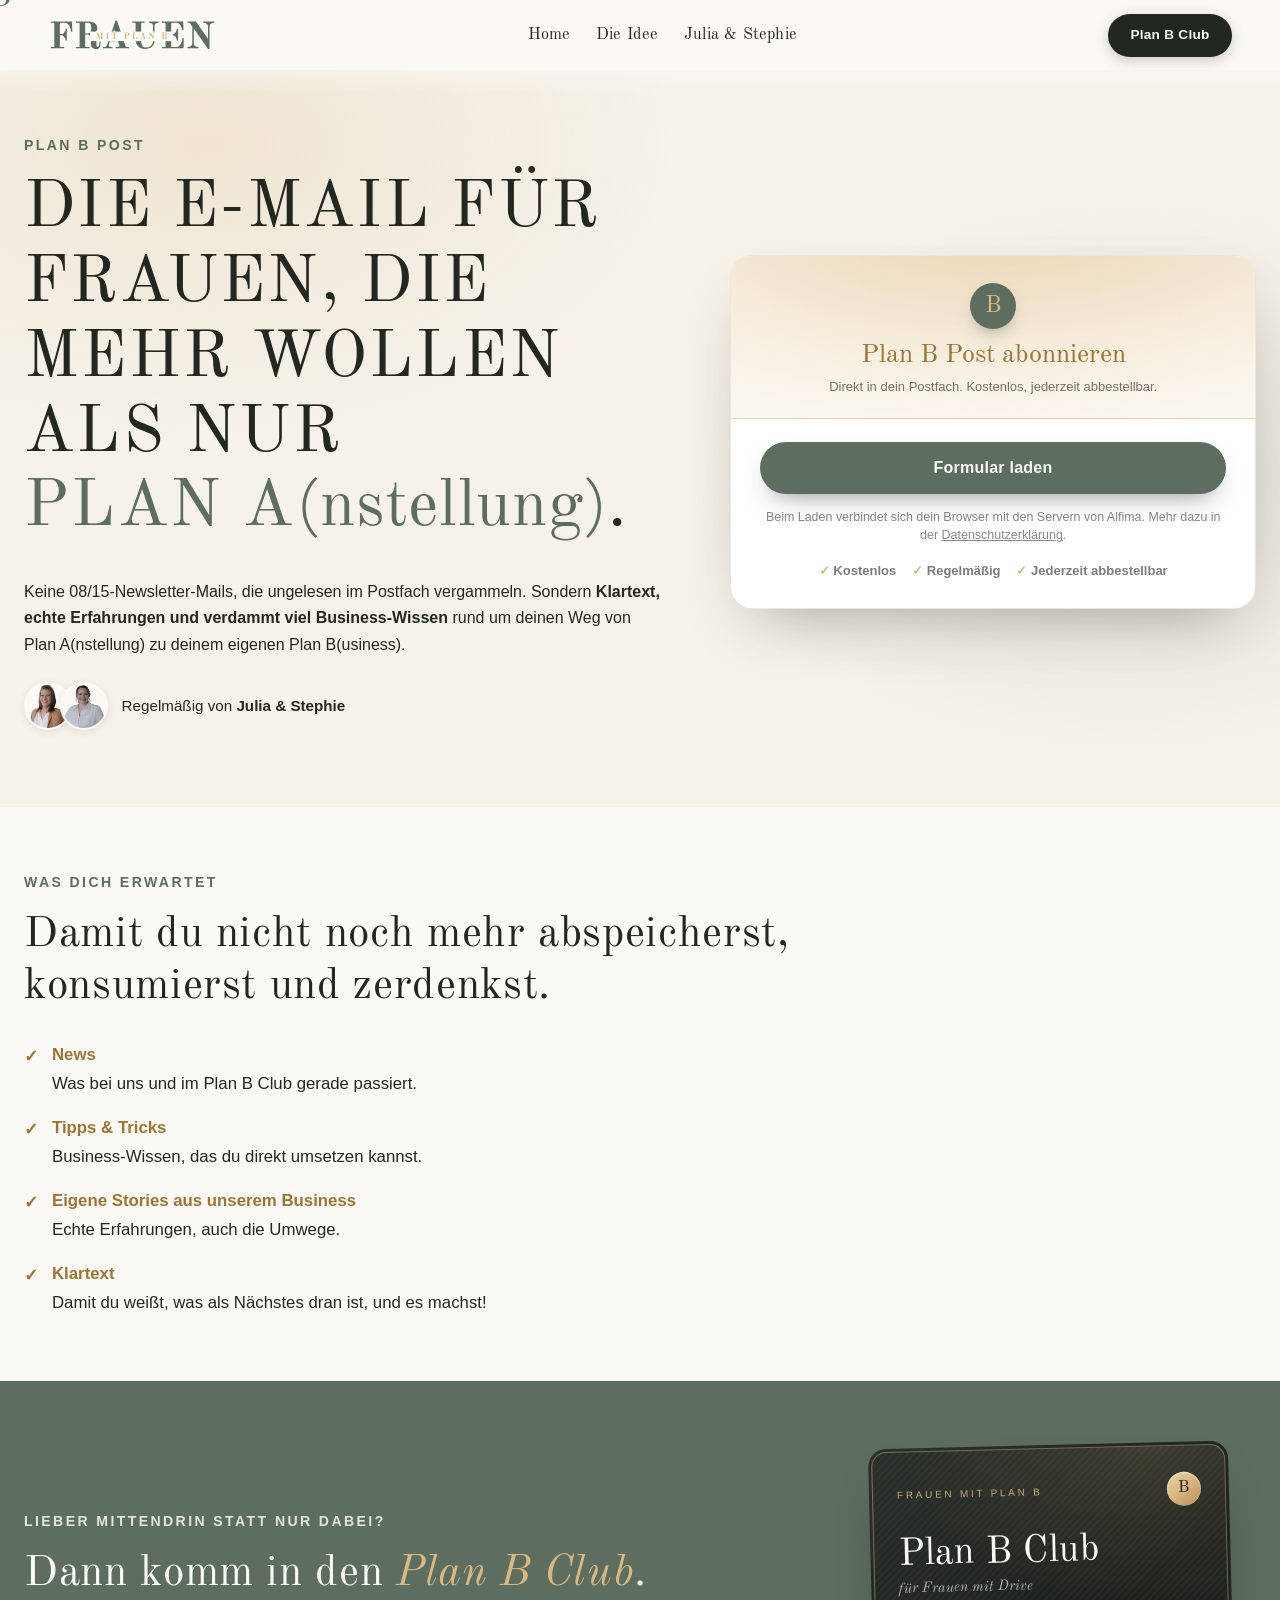
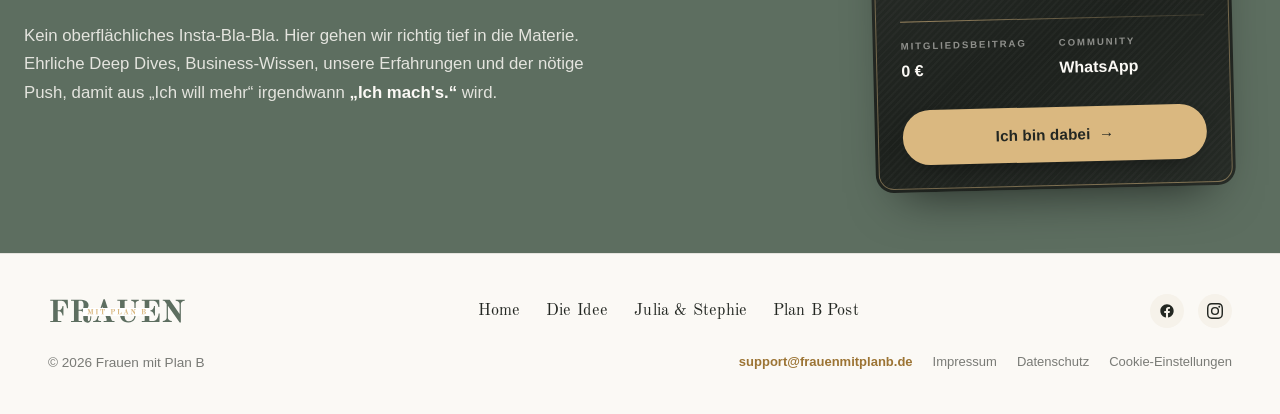
<file: plan-b-post.html>
<!DOCTYPE html>
<html lang="de">
<head>
<meta charset="UTF-8">
<meta name="viewport" content="width=device-width, initial-scale=1.0">
<script src="https://cloud.ccm19.de/app.js?apiKey=86477b68c4bd5388a9018f3f541a8e977b966ca008c1c298&amp;domain=6abceed7088e18dcf9067f93" referrerpolicy="origin"></script>
<title>Plan B Post | Frauen mit Plan B</title>
<meta name="description" content="Trag dich in den Newsletter ein und komm in unsere WhatsApp-Community – dein Einstieg in Plan B.">
<meta property="og:type" content="website">
<meta property="og:site_name" content="Frauen mit Plan B">
<meta property="og:locale" content="de_DE">
<meta property="og:title" content="Plan B Post | Frauen mit Plan B">
<meta property="og:description" content="Trag dich in den Newsletter ein und komm in unsere WhatsApp-Community – dein Einstieg in Plan B.">
<meta property="og:url" content="https://frauenmitplanb.de/plan-b-post.html">
<link rel="canonical" href="https://frauenmitplanb.de/plan-b-post.html">
<meta property="og:image" content="https://frauenmitplanb.de/assets/images/og-image.jpg">
<meta property="og:image:width" content="1200">
<meta property="og:image:height" content="630">
<meta property="og:image:alt" content="Julia und Stephanie von Frauen mit Plan B">
<meta name="twitter:card" content="summary_large_image">
<meta name="twitter:title" content="Plan B Post | Frauen mit Plan B">
<meta name="twitter:description" content="Trag dich in den Newsletter ein und komm in unsere WhatsApp-Community – dein Einstieg in Plan B.">
<meta name="twitter:image" content="https://frauenmitplanb.de/assets/images/og-image.jpg">
<link rel="icon" href="assets/images/favicon.ico" sizes="any">
<link rel="icon" type="image/png" href="assets/images/favicon-32.png" sizes="32x32">
<link rel="icon" type="image/png" href="assets/images/favicon-16.png" sizes="16x16">
<link rel="apple-touch-icon" href="assets/images/apple-touch-icon.png">
<link rel="stylesheet" href="css/style.css">
</head>
<body>

<div class="preloader" id="preloader"><span class="preloader__word">Frauen mit Plan B</span></div>
<div class="cursor-b" id="cursor-b" aria-hidden="true">B</div>

<header class="site-header" data-reveal>
  <a href="index.html" class="logo"><img src="assets/images/logo.svg" alt="Frauen mit Plan B" class="logo-img"></a>
  <button class="nav-toggle" aria-label="Menü öffnen" aria-expanded="false">☰</button>
  <nav class="nav">
    <a href="index.html" data-magnetic>Home</a>
    <a href="die-idee.html" data-magnetic>Die Idee</a>
    <a href="julia-und-stephie.html" data-magnetic>Julia &amp; Stephie</a>
  </nav>
  <a class="btn btn--small" data-magnetic data-club-open role="button" tabindex="0" aria-label="Was der Plan B Club ist">Plan B Club</a>
</header>

<main id="top">
  <section class="section nl-hero">
    <div class="nl-hero__grid">
      <div class="nl-hero__intro">
        <p class="eyebrow" data-reveal-text data-reveal-onload>Plan B Post</p>
        <h1 data-reveal-text data-reveal-onload>Die E-Mail für Frauen, die mehr wollen als nur <span class="nl-pa">Plan A<span class="nl-nst">(nstellung)</span></span>.</h1>
        <p class="nl-hero__lead" data-reveal data-reveal-onload>Keine 08/15-Newsletter-Mails, die ungelesen im Postfach vergammeln. Sondern <strong>Klartext, echte Erfahrungen und verdammt viel Business-Wissen</strong> rund um deinen Weg von Plan A(nstellung) zu deinem eigenen Plan B(usiness).</p>
        <div class="nl-from" data-reveal data-reveal-onload>
          <span class="nl-from__faces" aria-hidden="true">
            <img src="assets/images/team-julia-cutout.webp" alt="">
            <img src="assets/images/team-stephanie-cutout.webp" alt="">
          </span>
          <span>Regelmäßig von <strong>Julia &amp; Stephie</strong></span>
        </div>
      </div>

      <div class="nl-form-card" id="anmelden" data-reveal data-reveal-onload>
        <div class="nl-form-card__head">
          <span class="nl-form-card__seal" aria-hidden="true">B</span>
          <p class="nl-form-card__title">Plan B Post abonnieren</p>
          <p class="nl-form-card__sub">Direkt in dein Postfach. Kostenlos, jederzeit abbestellbar.</p>
        </div>
        <div class="nl-embed-wrap">
          <div class="nl-embed" id="alfima-embed" data-embed-src="https://alfima.com/frauenmitplanb/leads/plan-b-post/embed">
            <button type="button" id="alfima-embed-load" class="btn btn--light nl-submit">Formular laden</button>
            <p class="nl-embed__hint">Beim Laden verbindet sich dein Browser mit den Servern von Alfima. Mehr dazu in der <a href="datenschutz.html">Datenschutzerklärung</a>.</p>
          </div>
          <p class="nl-facts"><span>Kostenlos</span><span>Regelmäßig</span><span>Jederzeit abbestellbar</span></p>
        </div>
      </div>
    </div>
  </section>

  <section class="section nl-inhalt">
    <div class="nl-inhalt__grid">
      <div data-reveal>
        <p class="eyebrow" data-reveal-text>Was dich erwartet</p>
        <h2 data-reveal-text>Damit du nicht noch mehr abspeicherst, konsumierst und zerdenkst.</h2>
        <ul class="nl-list">
          <li><b>News</b>Was bei uns und im Plan B Club gerade passiert.</li>
          <li><b>Tipps &amp; Tricks</b>Business-Wissen, das du direkt umsetzen kannst.</li>
          <li><b>Eigene Stories aus unserem Business</b>Echte Erfahrungen, auch die Umwege.</li>
          <li><b>Klartext</b>Damit du weißt, was als Nächstes dran ist, und es machst!</li>
        </ul>
      </div>
    </div>
  </section>

  <section class="section club-mini">
    <div class="club-mini__grid">
      <div data-reveal>
        <p class="eyebrow eyebrow--light">Lieber mittendrin statt nur dabei?</p>
        <h2>Dann komm in den <em>Plan B Club</em>.</h2>
        <p>Kein oberflächliches Insta-Bla-Bla. Hier gehen wir richtig tief in die Materie. Ehrliche Deep Dives, Business-Wissen, unsere Erfahrungen und der nötige Push, damit aus „Ich will mehr“ irgendwann <strong>„Ich mach's.“</strong> wird.</p>
      </div>
      <div class="club-mini__card">
        <a class="pbcard" data-club-open role="button" tabindex="0" aria-label="Kostenlos in den Plan B Club auf WhatsApp">
          <span class="pbcard__inner">
            <span class="pbcard__top">
              <span class="pbcard__brand">Frauen mit Plan B</span>
              <span class="pbcard__seal" aria-hidden="true">B</span>
            </span>
            <span class="pbcard__title">Plan B Club</span>
            <span class="pbcard__sub">für Frauen mit Drive</span>
            <span class="pbcard__line" aria-hidden="true"></span>
            <span class="pbcard__meta">
              <span><em>Mitgliedsbeitrag</em>0 €</span>
              <span><em>Community</em>WhatsApp</span>
            </span>
            <span class="pbcard__cta">Ich bin dabei <i aria-hidden="true">→</i></span>
          </span>
        </a>
      </div>
    </div>
  </section>
</main>

<footer class="site-footer">
  <div class="site-footer__top">
    <span class="logo"><img src="assets/images/logo.svg" alt="Frauen mit Plan B" class="logo-img"></span>
    <nav class="nav">
      <a href="index.html" data-magnetic>Home</a>
      <a href="die-idee.html" data-magnetic>Die Idee</a>
      <a href="julia-und-stephie.html" data-magnetic>Julia &amp; Stephie</a>
      <a href="plan-b-post.html" data-magnetic>Plan B Post</a>
    </nav>
    <div class="site-footer__social">
      <a href="https://www.facebook.com/profile.php?id=61575039741499" target="_blank" rel="noopener noreferrer" aria-label="Facebook"><svg viewBox="0 0 24 24" aria-hidden="true"><path d="M22 12c0-5.523-4.477-10-10-10S2 6.477 2 12c0 4.991 3.657 9.128 8.438 9.878v-6.987h-2.54V12h2.54V9.797c0-2.506 1.492-3.89 3.777-3.89 1.094 0 2.238.195 2.238.195v2.46h-1.26c-1.243 0-1.63.771-1.63 1.562V12h2.773l-.443 2.89h-2.33v6.988C18.343 21.128 22 16.991 22 12z"/></svg></a>
      <a href="https://www.instagram.com/frauen.mit.planb/" target="_blank" rel="noopener noreferrer" aria-label="Instagram"><svg viewBox="0 0 24 24" aria-hidden="true"><path d="M12 2.163c3.204 0 3.584.012 4.85.07 3.252.148 4.771 1.691 4.919 4.919.058 1.265.069 1.645.069 4.849 0 3.205-.012 3.584-.069 4.849-.149 3.225-1.664 4.771-4.919 4.919-1.266.058-1.644.07-4.85.07-3.204 0-3.584-.012-4.849-.07-3.26-.149-4.771-1.699-4.919-4.92-.058-1.265-.07-1.644-.07-4.849 0-3.204.013-3.583.07-4.849.149-3.227 1.664-4.771 4.919-4.919 1.266-.057 1.645-.069 4.849-.069zM12 0C8.741 0 8.333.014 7.053.072 2.695.272.273 2.69.073 7.052.014 8.333 0 8.741 0 12c0 3.259.014 3.668.072 4.948.2 4.358 2.618 6.78 6.98 6.98C8.333 23.986 8.741 24 12 24c3.259 0 3.668-.014 4.948-.072 4.354-.2 6.782-2.618 6.979-6.98.059-1.28.073-1.689.073-4.948 0-3.259-.014-3.667-.072-4.947-.196-4.354-2.617-6.78-6.979-6.98C15.668.014 15.259 0 12 0zm0 5.838a6.162 6.162 0 1 0 0 12.324 6.162 6.162 0 0 0 0-12.324zM12 16a4 4 0 1 1 0-8 4 4 0 0 1 0 8zm6.406-11.845a1.44 1.44 0 1 0 0 2.881 1.44 1.44 0 0 0 0-2.881z"/></svg></a>
    </div>
  </div>
  <div class="site-footer__bottom">
    <span>&copy; <span id="year"></span> Frauen mit Plan B</span>
    <div class="site-footer__legal">
      <a href="mailto:support@frauenmitplanb.de" class="site-footer__mail">support@frauenmitplanb.de</a>
      <a href="impressum.html">Impressum</a>
      <a href="datenschutz.html">Datenschutz</a>
      <a href="#" onclick="CCM.openWidget();return false;">Cookie-Einstellungen</a>
    </div>
  </div>
</footer>

<div class="promo-modal club-modal" id="club-modal" role="dialog" aria-modal="true" aria-labelledby="club-modal-title">
  <div class="promo-modal__backdrop" data-club-dismiss></div>
  <div class="promo-modal__card">
    <button type="button" class="promo-modal__close" id="club-modal-close" aria-label="Schließen">✕</button>
    <div class="promo-modal__body club-modal__body">
      <span class="club-modal__eb">Kostenlos · auf WhatsApp</span>
      <h3 class="promo-modal__title" id="club-modal-title">Das ist der <b>Plan B Club</b></h3>
      <p class="promo-modal__text">Unsere Community für Frauen, die sich neben dem Job etwas Eigenes aufbauen wollen. Kein Kurs, kein Verkaufskanal. Eine Gruppe, in der wir regelmäßig das teilen, was wir am Anfang selbst gebraucht hätten.</p>
      <ul class="club-modal__list">
        <li>Deep Dives zu Idee, Aufbau und Sichtbarkeit</li>
        <li>Komplette Schritt-für-Schritt-Anleitungen</li>
        <li>Echte Erfahrungen aus unserem Aufbau, auch die Umwege</li>
        <li>Den Push, wenn du feststeckst</li>
      </ul>
      <p class="club-modal__meta">0 € · kein Abo · jederzeit austretbar</p>
      <a href="https://chat.whatsapp.com/IW5fSFVLf0m64qhpKW02oG?s=cl&amp;p=i&amp;mlu=0&amp;ilr=4" class="btn btn--whatsapp promo-modal__btn" target="_blank" rel="noopener noreferrer">Ja, ich bin dabei</a>
      <p class="promo-modal__footnote">Der Button öffnet WhatsApp.</p>
    </div>
  </div>
</div>

<script src="js/vendor/gsap.min.js"></script>
<script src="js/vendor/ScrollTrigger.min.js"></script>
<script src="js/vendor/lenis.min.js"></script>
<script src="js/main.js"></script>
</body>
</html>
</file>
<file: css/style.css>
/* ==========================================================
   Frauen mit Plan B — Stylesheet
   Farben bewusst dezent eingesetzt (Akzente, nicht Flächen)
   ========================================================== */

@font-face {
  font-family: "Old Standard TT";
  src: url("../assets/fonts/OldStandardTT-Regular.woff2") format("woff2");
  font-weight: 400;
  font-style: normal;
  font-display: swap;
}
@font-face {
  font-family: "Old Standard TT";
  src: url("../assets/fonts/OldStandardTT-Bold.woff2") format("woff2");
  font-weight: 700;
  font-style: normal;
  font-display: swap;
}
@font-face {
  font-family: "Old Standard TT";
  src: url("../assets/fonts/OldStandardTT-Italic.woff2") format("woff2");
  font-weight: 400;
  font-style: italic;
  font-display: swap;
}
/* Self-hosted (SIL Open Font License) - no Google Fonts request, DSGVO-safe. */

:root {
  --color-ink: #232722;
  --color-forest: #5D6E60;
  --color-sand: #dab880;
  --color-cream: #f6f2ea;
  --color-paper: #fbf9f5;
  --color-white: #ffffff;

  --font-headline: "Old Standard TT", Georgia, "Times New Roman", serif;
  --font-body: -apple-system, BlinkMacSystemFont, "Segoe UI", Roboto, Helvetica, Arial, sans-serif;

  --container: 1180px;
  --space-section: clamp(2.75rem, 5vw, 5.5rem);
  --ease: cubic-bezier(0.16, 1, 0.3, 1);
}

*, *::before, *::after { box-sizing: border-box; }
html { scroll-behavior: auto; }

/* ---------- Demo banner ---------- */
.demo-banner {
  background: var(--color-ink);
  color: var(--color-sand);
  text-align: center;
  font-size: 0.8rem;
  font-weight: 600;
  letter-spacing: 0.03em;
  padding: 0.55rem 1rem;
}
.demo-tag {
  display: inline-block;
  font-size: 0.68rem;
  font-weight: 700;
  letter-spacing: 0.12em;
  color: var(--color-forest);
  background: var(--color-cream);
  border: 1px solid rgba(93,110,96,0.35);
  border-radius: 999px;
  padding: 0.2rem 0.6rem;
  margin-bottom: 0.75rem;
}

body {
  margin: 0;
  background: var(--color-paper);
  color: var(--color-ink);
  font-family: var(--font-body);
  font-size: 16px;
  line-height: 1.6;
  -webkit-font-smoothing: antialiased;
  overflow-x: hidden;
}
img { max-width: 100%; display: block; }
a { color: inherit; text-decoration: none; }
h1, h2, h3 {
  font-family: var(--font-headline);
  font-weight: 400;
  line-height: 1.08;
  margin: 0 0 0.5em;
  letter-spacing: 0.01em;
}
h1 {
  font-size: clamp(2.75rem, 7vw, 5.5rem);
  font-weight: 300;
  text-transform: uppercase;
  letter-spacing: 0.035em;
}
h2 { font-size: clamp(2rem, 4.2vw, 3.4rem); letter-spacing: 0.015em; }
h3 { font-size: clamp(1.3rem, 2vw, 1.6rem); font-family: var(--font-body); font-weight: 600; }
em { font-style: italic; color: var(--color-forest); }
.nowrap { white-space: nowrap; }
.text-accent { color: var(--color-forest); background: linear-gradient(transparent 68%, rgba(218,184,128,0.35) 68%); padding: 0 0.15em; }
p { margin: 0 0 1em; }

.eyebrow {
  font-size: 0.78rem;
  letter-spacing: 0.18em;
  text-transform: uppercase;
  color: var(--color-forest);
  margin-bottom: 1rem;
  font-weight: 600;
}
.eyebrow--light { color: var(--color-sand); }

/* ---------- Layout helpers ---------- */
.section {
  padding: var(--space-section) 1.5rem;
  max-width: var(--container);
  margin: 0 auto;
}
.section__grid {
  display: grid;
  grid-template-columns: 1fr 1fr;
  gap: clamp(2rem, 6vw, 5rem);
  align-items: center;
}
@media (max-width: 820px) {
  .section__grid { grid-template-columns: 1fr; }
}

/* ---------- Buttons / links ---------- */
.btn {
  display: inline-flex;
  align-items: center;
  gap: 0.5rem;
  padding: 1rem 2.1rem;
  background: var(--color-ink);
  color: var(--color-paper);
  border-radius: 999px;
  font-size: 0.95rem;
  font-weight: 700;
  letter-spacing: 0.02em;
  box-shadow: 0 4px 14px rgba(35,39,34,0.22);
  transition: transform 0.35s var(--ease), background 0.3s ease, box-shadow 0.3s ease;
  will-change: transform;
}
.btn:hover { background: var(--color-forest); transform: translateY(-2px); box-shadow: 0 8px 20px rgba(35,39,34,0.28); }
.btn--small { padding: 0.65rem 1.4rem; font-size: 0.85rem; }
.btn--light { background: var(--color-sand); color: var(--color-ink); box-shadow: 0 4px 14px rgba(218,184,128,0.35); }
.btn--light:hover { background: #e8cd9c; box-shadow: 0 8px 20px rgba(218,184,128,0.45); }
.btn--whatsapp { background: #4a584c; color: var(--color-paper); box-shadow: 0 4px 14px rgba(93,110,96,0.4); }
.btn--whatsapp:hover { background: var(--color-forest); box-shadow: 0 0 0 2px var(--color-sand), 0 8px 20px rgba(93,110,96,0.5); }
.btn--outline { background: var(--color-white); color: var(--color-ink); box-shadow: inset 0 0 0 2px var(--color-forest); }
.btn--outline:hover { background: var(--color-forest); color: var(--color-paper); box-shadow: inset 0 0 0 2px var(--color-forest); transform: translateY(-2px); }

.cta-duo {
  display: flex;
  flex-wrap: wrap;
  align-items: center;
  justify-content: center;
  gap: 1rem;
}

.link-underline {
  position: relative;
  font-weight: 600;
  font-size: 0.95rem;
  padding-bottom: 2px;
  background-image: linear-gradient(currentColor, currentColor);
  background-size: 0% 1px;
  background-repeat: no-repeat;
  background-position: left bottom;
  transition: background-size 0.5s var(--ease);
}
.link-underline:hover { background-size: 100% 1px; }
.link-underline--sand { color: var(--color-sand); }

/* ---------- Preloader ---------- */
.preloader {
  position: fixed;
  inset: 0;
  z-index: 999;
  background: var(--color-ink);
  color: var(--color-paper);
  display: flex;
  align-items: center;
  justify-content: center;
  font-family: var(--font-headline);
  font-size: clamp(1.5rem, 4vw, 2.5rem);
  font-style: italic;
  pointer-events: none;
}
.preloader__word { opacity: 0; transform: translateY(12px); }

/* ---------- Custom cursor (letter B) ---------- */
.cursor-b {
  position: fixed;
  top: 0;
  left: 0;
  font-family: var(--font-headline);
  font-style: italic;
  font-size: 1.9rem;
  line-height: 1;
  color: var(--color-forest);
  pointer-events: none;
  z-index: 500;
  transform: translate(-50%, -55%);
  transition: color 0.25s ease, transform 0.2s var(--ease);
  will-change: transform;
}
.cursor-b.is-active { color: var(--color-sand); }
@media (hover: none), (max-width: 820px) { .cursor-b { display: none; } }

/* ---------- Header ---------- */
.site-header {
  position: sticky;
  top: 0;
  z-index: 100;
  display: flex;
  align-items: center;
  justify-content: space-between;
  flex-wrap: wrap;
  row-gap: 1rem;
  padding: 1.25rem clamp(1.5rem, 4vw, 3rem);
  background: rgba(251, 249, 245, 0.85);
  backdrop-filter: blur(10px);
  border-bottom: 1px solid rgba(35, 39, 34, 0.08);
}
.logo { font-family: var(--font-headline); font-size: 1.35rem; display: inline-flex; align-items: center; }
.logo em { color: var(--color-ink); }
.logo-img { height: 34px; width: auto; display: block; }
.site-footer .logo-img { height: 28px; }
.nav { display: flex; gap: clamp(1rem, 2vw, 2rem); }
.nav a { font-size: 0.9rem; font-weight: 600; }

.nav-toggle {
  display: none;
  background: none;
  border: none;
  font-size: 1.5rem;
  line-height: 1;
  cursor: pointer;
  color: var(--color-ink);
  padding: 0.25rem 0.4rem;
}

/* Medium widths (tablet, or a narrowed desktop window): nav wraps to
   its own centered row instead of hiding behind a hamburger. */
@media (max-width: 860px) and (min-width: 561px) {
  .site-header .nav {
    order: 3;
    width: 100%;
    justify-content: center;
    gap: clamp(1.5rem, 4vw, 2.5rem);
  }
}

/* True small screens: collapse into a hamburger-triggered dropdown. */
@media (max-width: 560px) {
  .site-header { position: relative; }
  .site-header .nav {
    display: none;
    order: 3;
    width: 100%;
    flex-direction: column;
    gap: 1rem;
    padding-top: 1.25rem;
    margin-top: 1rem;
    border-top: 1px solid rgba(35,39,34,0.1);
  }
  .site-header .nav.is-open { display: flex; }
  .nav-toggle { display: inline-block; }
}

/* ---------- Hero ---------- */
.hero {
  position: relative;
  min-height: 100vh;
  display: flex;
  flex-direction: column;
  align-items: center;
  justify-content: center;
  text-align: center;
  color: var(--color-paper);
  overflow: hidden;
  padding: 6rem 1.5rem 4rem;
}
.hero__bg {
  position: absolute;
  inset: 0;
  background:
    radial-gradient(75% 75% at 50% 0%, rgba(255,255,255,0.12), transparent 60%),
    radial-gradient(70% 70% at 18% 18%, rgba(218,184,128,0.28), transparent 62%),
    radial-gradient(65% 65% at 85% 90%, rgba(218,184,128,0.32), transparent 65%),
    linear-gradient(160deg, #6f7e67 0%, #5d6e60 50%, #4d5c47 100%);
}

/* Intro sequence: our photos cycle full-bleed over the hero, then the
   last one shrinks away into the top-left corner before the headline
   is revealed. Driven by main.js (class toggling), gated so it only
   ever starts once the preloader has actually lifted. */
.hero__intro {
  position: absolute;
  inset: 0;
  z-index: 1;
  overflow: hidden;
  pointer-events: none;
}
@media (max-width: 640px) {
  /* .hero itself grows taller than one screen once its text content is
     accounted for (min-height: 100vh only sets a floor), so inset: 0
     here was stretching the intro photos to cover that whole tall
     section instead of one screenful - forcing an absurdly narrow
     effective crop that sliced through both women. Cap it to the
     viewport itself so the dedicated mobile crops render at something
     close to their intended aspect ratio. */
  .hero__intro { top: 0; left: 0; right: 0; bottom: auto; height: 100vh; }
}
.hero__intro-img {
  position: absolute;
  inset: 0;
  width: 100%;
  height: 100%;
  object-fit: cover;
  object-position: center 22%;
  opacity: 0;
  transform: scale(1.03);
  transition: opacity 0.5s ease, transform 0.6s ease;
}
/* Below 640px the <picture> sources swap in dedicated portrait crops
   (hero-intro-*-mobile.jpg) made for phone aspect ratios, so cover-fill
   still works full-bleed without slicing anyone off the side. */
.hero__intro-img.is-active {
  opacity: 1;
  transform: scale(1);
  z-index: 2;
}
.hero__intro-img.is-collapsing {
  z-index: 3;
  transform-origin: 8% 10%;
  transition: transform 0.75s cubic-bezier(0.7, 0, 0.3, 1), opacity 0.5s ease 0.3s;
  transform: scale(0.08);
  opacity: 0;
}
.hero__intro::after {
  content: "";
  position: absolute;
  inset: 0;
  background: linear-gradient(180deg, rgba(20,24,19,0.08) 0%, rgba(20,24,19,0.22) 100%);
}

.hero__content {
  position: relative;
  z-index: 2;
  max-width: 900px;
  padding: 0 1.5rem;
  opacity: 1;
  transition: opacity 0.6s ease, transform 0.6s ease;
}
.hero.js-intro .hero__content {
  opacity: 0;
  transform: translateY(14px);
}
.hero.js-intro .hero__content.is-revealed {
  opacity: 1;
  transform: translateY(0);
}
@media (prefers-reduced-motion: reduce) {
  .hero__intro-img { transition: none; }
  .hero__intro-img.is-collapsing { transition: none; }
  .hero.js-intro .hero__content { opacity: 1; transform: none; }
}
.hero__headline {
  font-weight: 400;
  font-size: clamp(1.7rem, 4.2vw, 3.1rem);
  line-height: 1.3;
  letter-spacing: 0.015em;
}
.hero__headline .line { display: block; overflow: hidden; margin-bottom: 0.2em; }
.hero__headline em { color: var(--color-sand); font-style: italic; font-weight: 500; }
.hero .eyebrow, .hero__sub {
  text-shadow: 0 3px 18px rgba(0,0,0,0.65), 0 1px 5px rgba(0,0,0,0.7);
}
.hero .eyebrow {
  color: var(--color-sand);
  font-weight: 500;
  letter-spacing: 0.06em;
  line-height: 1.7;
  max-width: 460px;
  margin-left: auto;
  margin-right: auto;
  margin-bottom: 1.75rem;
}
@media (max-width: 640px) {
  .hero__eyebrow-break { display: block; }
}
.hero__sub {
  max-width: 560px;
  margin: 2rem auto 2.5rem;
  font-size: 1.05rem;
  line-height: 1.65;
  font-weight: 300;
  color: rgba(251, 249, 245, 0.92);
}
.hero__actions { display: flex; align-items: center; justify-content: center; gap: 1.75rem; flex-wrap: wrap; }
.hero .link-underline { color: var(--color-paper); }
.hero__trust {
  max-width: 620px;
  margin: 2rem auto 0;
  padding-top: 1.5rem;
  border-top: 1px solid rgba(251, 249, 245, 0.22);
  font-size: 0.85rem;
  line-height: 1.6;
  color: rgba(251, 249, 245, 0.75);
  text-shadow: 0 2px 10px rgba(0,0,0,0.5);
}
.hero__trust strong { color: var(--color-sand); font-weight: 600; }

.scroll-hint {
  position: static;
  z-index: 2;
  display: flex;
  flex-direction: column;
  align-items: center;
  gap: 0.5rem;
  margin-top: auto;
  padding-top: 2.5rem;
  font-size: 0.7rem;
  letter-spacing: 0.18em;
  text-transform: uppercase;
  color: rgba(251, 249, 245, 0.7);
}
.scroll-hint span {
  width: 1px;
  height: 34px;
  background: rgba(251, 249, 245, 0.5);
  position: relative;
  overflow: hidden;
}
.scroll-hint span::after {
  content: "";
  position: absolute;
  top: -100%;
  left: 0;
  width: 100%;
  height: 100%;
  background: var(--color-sand);
  animation: scrollLine 2s ease-in-out infinite;
}
@keyframes scrollLine {
  0% { top: -100%; }
  60% { top: 100%; }
  100% { top: 100%; }
}

/* ---------- Media frames (placeholder imagery) ---------- */
.media-frame {
  aspect-ratio: 4 / 5;
  border-radius: 4px;
  background:
    linear-gradient(160deg, rgba(93,110,96,0.9), rgba(35,39,34,0.95)),
    linear-gradient(0deg, rgba(218,184,128,0.15), rgba(218,184,128,0.15));
  background-blend-mode: overlay;
}
.media-frame--accent { background: linear-gradient(160deg, rgba(218,184,128,0.9), rgba(93,110,96,0.85)); }

/* ---------- Jetzt / pain section ---------- */
.pain-list { list-style: none; margin: 0 0 1.75rem; padding: 0; display: grid; gap: 1.1rem; }
.pain-list li {
  position: relative;
  padding-left: 1.75rem;
  font-size: 1.05rem;
}
.pain-list li::before {
  content: "";
  position: absolute;
  left: 0;
  top: 0.55em;
  width: 10px;
  height: 1px;
  background: var(--color-sand);
}

/* ---------- Manifesto ---------- */
.manifesto {
  max-width: none;
  background: var(--color-ink);
  color: var(--color-paper);
  text-align: center;
}
.manifesto__inner { max-width: 820px; margin: 0 auto; }
.manifesto__statement {
  font-size: clamp(2.2rem, 5.5vw, 4rem);
  font-weight: 300;
  text-transform: uppercase;
  letter-spacing: 0.03em;
}
.manifesto__statement em { color: var(--color-sand); }
.manifesto__text { font-size: 1.1rem; color: rgba(251, 249, 245, 0.82); }
.manifesto__text em { color: var(--color-sand); font-style: normal; font-weight: 600; }
.manifesto__text--strong {
  font-family: var(--font-headline);
  font-style: italic;
  font-weight: 400;
  color: var(--color-sand);
  font-size: clamp(1.6rem, 3.2vw, 2.2rem);
  margin-top: 2.5rem;
}
.manifesto__list {
  list-style: none;
  margin: 1.75rem 0 0;
  padding: 0;
  display: grid;
  gap: 0.9rem;
  text-align: left;
  max-width: 560px;
  margin-left: auto;
  margin-right: auto;
  font-size: 1.1rem;
  color: var(--color-paper);
}
.manifesto__list li {
  position: relative;
  padding: 0.15rem 0 0.15rem 2rem;
  border-left: 2px solid rgba(218,184,128,0.4);
}
.manifesto__list li::before {
  content: "→";
  position: absolute;
  left: 0.5rem;
  color: var(--color-sand);
  font-weight: 700;
}

/* ---------- Social Proof ---------- */
.social-proof {
  padding-top: clamp(1.75rem, 3.5vw, 2.75rem);
  padding-bottom: clamp(1.75rem, 3.5vw, 2.75rem);
}
.social-proof__grid {
  display: grid;
  grid-template-columns: repeat(4, 1fr);
  gap: 1.1rem;
}
@media (max-width: 900px) { .social-proof__grid { grid-template-columns: repeat(2, 1fr); } }
@media (max-width: 520px) { .social-proof__grid { grid-template-columns: 1fr; } }
.social-proof__card {
  position: relative;
  padding: 1.1rem 1.25rem 1.1rem 1.5rem;
  border-radius: 10px;
  background: linear-gradient(160deg, rgba(218,184,128,0.16), rgba(93,110,96,0.08));
  overflow: hidden;
}
.social-proof__card::before {
  content: "";
  position: absolute;
  inset: 0 auto 0 0;
  width: 4px;
  background: linear-gradient(180deg, var(--color-sand), var(--color-forest));
}
.social-proof__value {
  display: block;
  font-family: var(--font-headline);
  font-size: 1.35rem;
  color: var(--color-ink);
  margin-bottom: 0.3rem;
  line-height: 1.2;
}
.social-proof__value em { color: var(--color-forest); font-style: normal; }
.social-proof__desc {
  font-size: 0.88rem;
  color: rgba(35,39,34,0.7);
  line-height: 1.55;
}
.social-proof__desc em { color: var(--color-forest); font-style: normal; }

/* ---------- Compare (Plan A / Plan B) ---------- */
.compare { text-align: center; }
.compare h2 { max-width: 640px; margin-left: auto; margin-right: auto; }
.compare__grid {
  display: grid;
  grid-template-columns: 1fr auto 1fr;
  gap: 1.5rem;
  align-items: center;
  margin-top: 3rem;
  text-align: left;
}
@media (max-width: 720px) {
  .compare__grid { grid-template-columns: 1fr; }
  .compare__arrow { transform: rotate(90deg); justify-self: center; }
}
.compare__card {
  position: relative;
  padding: 2.25rem;
  border: 1px solid rgba(35,39,34,0.1);
  border-radius: 8px;
  background: var(--color-white);
  overflow: hidden;
  transition: transform 0.35s var(--ease), box-shadow 0.35s ease;
}
.compare__card--accent { border-color: rgba(218,184,128,0.5); background: var(--color-cream); }
.compare__card::before {
  content: "";
  position: absolute;
  inset: 0;
  border-radius: inherit;
  padding: 1.5px;
  background: conic-gradient(from var(--border-angle), transparent 65%, var(--color-forest) 85%, var(--color-sand) 92%, transparent 100%);
  -webkit-mask: linear-gradient(#fff 0 0) content-box, linear-gradient(#fff 0 0);
  -webkit-mask-composite: xor;
  mask-composite: exclude;
  opacity: 0;
  transition: opacity 0.3s ease;
  animation: pillarBorderRotate 2.6s linear infinite paused;
}
.compare__card:hover {
  transform: translateY(-4px);
  box-shadow: 0 16px 34px rgba(35,39,34,0.14);
}
.compare__card:hover::before {
  opacity: 1;
  animation-play-state: running;
}
@media (prefers-reduced-motion: reduce) {
  .compare__card::before { animation: none; }
  .compare__card:hover::before { opacity: 1; }
}
.compare__label { display: block; margin-bottom: 0.85rem; font-size: 0.75rem; letter-spacing: 0.16em; text-transform: uppercase; color: var(--color-forest); font-weight: 700; }
.compare__arrow { font-size: 1.8rem; color: var(--color-sand); }
.compare__footnote { margin-top: 2.5rem; font-family: var(--font-headline); font-style: italic; font-size: 1.4rem; }

/* ---------- Fit / Zielgruppe ---------- */
.fit { max-width: none; background: var(--color-ink); color: var(--color-paper); }
.fit__grid {
  display: grid;
  grid-template-columns: 1fr 1fr;
  gap: clamp(2rem, 5vw, 4rem);
  max-width: var(--container);
  margin: 0 auto;
}
@media (max-width: 820px) { .fit__grid { grid-template-columns: 1fr; } }
.fit h3 { color: var(--color-paper); }
.check-list { list-style: none; margin: 1.25rem 0 0; padding: 0; display: grid; gap: 0.85rem; }
.check-list li { position: relative; padding-left: 1.6rem; color: rgba(251, 249, 245, 0.82); }
.check-list li strong { color: var(--color-paper); }
.check-list--yes li::before { content: "✓"; position: absolute; left: 0; color: var(--color-sand); font-weight: 700; }
.check-list--no li::before { content: "✕"; position: absolute; left: 0; color: var(--color-sand); font-weight: 700; }

/* ---------- Realitäts-Check ---------- */
.realitycheck {
  max-width: none;
  position: relative;
  background:
    radial-gradient(60% 60% at 12% 8%, rgba(218,184,128,0.16), transparent 60%),
    radial-gradient(55% 55% at 90% 15%, rgba(93,110,96,0.35), transparent 62%),
    radial-gradient(70% 70% at 50% 100%, rgba(93,110,96,0.28), transparent 65%),
    var(--color-ink);
  color: var(--color-paper);
  text-align: center;
}
.realitycheck__inner { max-width: 720px; margin: 0 auto; }
.realitycheck__statement {
  font-family: var(--font-headline);
  font-size: clamp(1.5rem, 3.2vw, 2.2rem);
  font-weight: 400;
  line-height: 1.35;
  margin-bottom: 2rem;
}
.realitycheck__lead {
  font-size: 1.15rem;
  color: var(--color-sand);
  margin-bottom: 2rem;
}
.realitycheck__text {
  text-align: left;
  font-size: 1.02rem;
  line-height: 1.75;
  color: rgba(251, 249, 245, 0.82);
}
.realitycheck__text p { margin-bottom: 1.1rem; }
.realitycheck__text strong { color: var(--color-paper); font-weight: 600; }
.realitycheck__text em { color: var(--color-sand); font-style: italic; }
.realitycheck__punchline {
  text-align: center;
  font-family: var(--font-headline);
  font-style: italic;
  font-weight: 400;
  font-size: clamp(1.5rem, 3.4vw, 2.1rem);
  line-height: 1.35;
  color: var(--color-sand);
  margin: 2.25rem 0 !important;
  padding: 1.5rem 0;
  border-top: 1px solid rgba(218,184,128,0.35);
  border-bottom: 1px solid rgba(218,184,128,0.35);
}
.realitycheck__claim {
  margin-top: 2.5rem;
  font-family: var(--font-headline);
  font-size: clamp(1.2rem, 2.4vw, 1.5rem);
  font-weight: 700;
  line-height: 1.5;
}

/* ---------- Über uns: Intro hero (eyebrow + Founder's Story + headline) ---------- */
.intro-hero {
  max-width: none;
  padding: clamp(2.5rem, 5vw, 4rem) 1.5rem clamp(3rem, 6vw, 5rem);
  background:
    radial-gradient(60% 65% at 16% 10%, rgba(218,184,128,0.22), transparent 62%),
    radial-gradient(55% 60% at 88% 55%, rgba(93,110,96,0.16), transparent 62%),
    var(--color-cream);
}
.intro-hero__inner {
  max-width: var(--container);
  margin: 0 auto;
}
.intro-hero h1 {
  text-align: center;
  max-width: none;
  margin-left: auto;
  margin-right: auto;
}
.founders-story {
  position: relative;
  margin: 1.5rem 0 1.25rem;
}
.founders-story__img {
  width: 100%;
  max-width: 1100px;
  height: auto;
  display: block;
  margin: 0 auto;
  border-radius: 8px;
}

/* ---------- Über uns: Weg-Story ---------- */
.weg-story {
  position: relative;
  max-width: none;
  padding: clamp(3.5rem, 7vw, 6rem) 1.5rem;
  background:
    radial-gradient(48% 48% at 8% 10%, rgba(218,184,128,0.20), transparent 68%),
    radial-gradient(52% 52% at 94% 18%, rgba(93,110,96,0.14), transparent 66%),
    radial-gradient(55% 55% at 85% 92%, rgba(93,110,96,0.16), transparent 68%),
    var(--color-cream);
}
.weg-story__layout {
  display: grid;
  grid-template-columns: minmax(240px, 400px) 1fr;
  gap: clamp(2.5rem, 5vw, 5rem);
  max-width: var(--container);
  margin: 0 auto;
}
.weg-story__inner {
  position: relative;
  z-index: 1;
  max-width: 680px;
  font-size: 1.08rem;
  line-height: 1.75;
}
.weg-story__inner h2 { margin-top: 0; }
.weg-story__inner h3 { margin-top: 2.25rem; }
.weg-story__brand {
  font-family: var(--font-headline);
  font-size: clamp(1.8rem, 4.5vw, 2.75rem);
  text-align: center;
  margin: 2.25rem 0;
  color: var(--color-forest);
}
.weg-story__lead {
  font-family: var(--font-headline);
  font-size: 1.35rem;
  text-align: center;
  line-height: 1.5;
  color: var(--color-ink);
  background: rgba(218,184,128,0.35);
  border-radius: 8px;
  padding: 1.25rem 1.75rem;
  margin: 2.25rem auto 0;
  max-width: fit-content;
}
.weg-story__media {
  position: sticky;
  top: clamp(5.5rem, 10vh, 8rem);
  z-index: 1;
  align-self: start;
}
.weg-story__img {
  width: 100%;
  display: block;
  -webkit-mask-image: linear-gradient(to right, #000 65%, transparent 100%);
  mask-image: linear-gradient(to right, #000 65%, transparent 100%);
}
@media (max-width: 900px) {
  .weg-story__layout { grid-template-columns: 1fr; }
  .weg-story__media {
    position: static;
    max-width: 420px;
    margin: 0 auto 2.5rem;
  }
  .weg-story__img {
    -webkit-mask-image: linear-gradient(to bottom, #000 65%, transparent 100%);
    mask-image: linear-gradient(to bottom, #000 65%, transparent 100%);
  }
}

/* ---------- Pillars ---------- */
.pillars { text-align: center; }
.pillars h2 { max-width: 700px; margin-left: auto; margin-right: auto; }
.pillars__grid {
  margin-top: 3rem;
  display: grid;
  grid-template-columns: repeat(3, 1fr);
  gap: 1.5rem;
  text-align: left;
}
@media (max-width: 820px) { .pillars__grid { grid-template-columns: 1fr; } }
.glaube .pillars__grid { grid-template-columns: repeat(2, 1fr); }
@media (max-width: 760px) { .glaube .pillars__grid { grid-template-columns: 1fr; } }
@property --border-angle {
  syntax: '<angle>';
  inherits: false;
  initial-value: 0deg;
}
.pillar {
  position: relative;
  padding: 2rem;
  background: linear-gradient(160deg, rgba(35,39,34,0.94), rgba(44,51,44,0.88));
  backdrop-filter: blur(10px);
  border-radius: 12px;
  border: 1px solid rgba(251,249,245,0.1);
  color: var(--color-paper);
  overflow: hidden;
  transition: transform 0.35s var(--ease), box-shadow 0.35s ease;
}
.pillar h3 { color: var(--color-paper); }
.pillar p { color: rgba(251, 249, 245, 0.72); }
.pillar::before {
  content: "";
  position: absolute;
  inset: 0;
  border-radius: inherit;
  padding: 1.5px;
  background: conic-gradient(from var(--border-angle), transparent 65%, var(--color-forest) 85%, var(--color-sand) 92%, transparent 100%);
  -webkit-mask: linear-gradient(#fff 0 0) content-box, linear-gradient(#fff 0 0);
  -webkit-mask-composite: xor;
  mask-composite: exclude;
  opacity: 0;
  transition: opacity 0.3s ease;
  animation: pillarBorderRotate 2.6s linear infinite paused;
}
.pillar:hover {
  transform: translateY(-4px);
  box-shadow: 0 16px 34px rgba(0,0,0,0.28);
}
.pillar:hover::before {
  opacity: 1;
  animation-play-state: running;
}
@keyframes pillarBorderRotate {
  to { --border-angle: 360deg; }
}
@media (prefers-reduced-motion: reduce) {
  .pillar::before { animation: none; }
  .pillar:hover::before { opacity: 1; }
}
.pillar__num {
  display: inline-block;
  font-family: var(--font-headline);
  font-size: 1.1rem;
  color: var(--color-sand);
  margin-bottom: 0.75rem;
}

/* ---------- About ---------- */
.about__grid { display: grid; grid-template-columns: 0.85fr 1fr; gap: clamp(2rem, 5vw, 4rem); align-items: center; }
@media (max-width: 820px) { .about__grid { grid-template-columns: 1fr; } }

/* ---------- CTA ---------- */
.cta {
  max-width: none;
  text-align: center;
  background: var(--color-forest);
  color: var(--color-paper);
  border-radius: 16px;
  margin: var(--space-section) 1.5rem;
  padding: clamp(3.5rem, 8vw, 6rem) 1.5rem;
}
.cta__headline {
  font-weight: 300;
  text-transform: uppercase;
  letter-spacing: 0.03em;
}
.cta__headline em { color: var(--color-sand); }
.cta__sub { max-width: 480px; margin: 0 auto 2rem; color: rgba(251,249,245,0.85); }

/* ---------- Footer ---------- */
.site-footer {
  border-top: 1px solid rgba(35,39,34,0.1);
  padding: 2.5rem clamp(1.5rem, 4vw, 3rem);
}
.site-footer__top {
  display: flex;
  flex-wrap: wrap;
  gap: 1.5rem;
  justify-content: space-between;
  align-items: center;
  margin-bottom: 1.5rem;
}
.site-footer__bottom {
  display: flex;
  flex-wrap: wrap;
  gap: 1rem;
  justify-content: space-between;
  font-size: 0.85rem;
  color: rgba(35,39,34,0.6);
}
.site-footer__legal { display: flex; gap: 1.25rem; }
.site-footer__social { display: flex; gap: 0.9rem; }
.site-footer__social a {
  display: inline-flex;
  align-items: center;
  justify-content: center;
  width: 34px;
  height: 34px;
  border-radius: 50%;
  background: var(--color-cream);
  color: var(--color-ink);
  transition: background 0.25s ease, color 0.25s ease, transform 0.25s var(--ease);
}
.site-footer__social a:hover { background: var(--color-forest); color: var(--color-paper); transform: translateY(-2px); }
.site-footer__social svg { width: 16px; height: 16px; fill: currentColor; }

/* ---------- Team: Hero (eyebrow + headline) ---------- */
.team-hero {
  max-width: none;
  padding: clamp(2.5rem, 5vw, 4rem) 1.5rem clamp(3rem, 6vw, 5rem);
  background:
    radial-gradient(60% 65% at 16% 10%, rgba(218,184,128,0.22), transparent 62%),
    radial-gradient(55% 60% at 88% 55%, rgba(93,110,96,0.16), transparent 62%),
    var(--color-cream);
}
.team-hero__inner {
  max-width: var(--container);
  margin: 0 auto;
  text-align: center;
}
.team-hero h1 { max-width: 780px; margin: 0 auto; }

/* ---------- Team: Bios ---------- */
.team__grid {
  display: grid;
  grid-template-columns: repeat(2, 1fr);
  gap: clamp(2.5rem, 5vw, 4rem);
  font-size: 1.02rem;
  line-height: 1.7;
}
@media (max-width: 720px) { .team__grid { grid-template-columns: 1fr; } }
.team-card__portrait {
  position: relative;
  max-width: 420px;
  margin: 0 auto 1.75rem;
  aspect-ratio: 4 / 5;
  border-radius: 10px 10px 28px 28px;
  overflow: hidden;
  background:
    radial-gradient(60% 60% at 22% 18%, rgba(218,184,128,0.22), transparent 65%),
    radial-gradient(55% 55% at 88% 82%, rgba(93,110,96,0.16), transparent 65%),
    var(--color-cream);
}
.team-card__cutout-img {
  position: absolute;
  bottom: 0;
  left: 50%;
  transform: translateX(-50%);
  width: 84%;
  height: auto;
  display: block;
}
.team-card__portrait figcaption {
  position: absolute;
  top: 1.5rem;
  right: 1.5rem;
  font-family: var(--font-headline);
  text-align: right;
  line-height: 1.2;
  color: var(--color-ink);
  font-size: 1.35rem;
  text-transform: uppercase;
  letter-spacing: 0.01em;
}
.team-card__hi {
  display: block;
  font-style: italic;
  text-transform: none;
  letter-spacing: normal;
  font-size: 1.6rem;
  color: var(--color-forest);
  margin-bottom: 0.15rem;
}
.team-card h3 { margin-bottom: 0.25rem; }
.team-card__role {
  display: block;
  font-size: 0.82rem;
  color: var(--color-forest);
  font-weight: 700;
  margin-bottom: 1.25rem;
  line-height: 1.4;
}
.team-card__headline {
  font-family: var(--font-headline);
  font-size: 1.3rem;
  font-style: italic;
  color: var(--color-forest);
  margin-bottom: 1.5rem;
}

/* ---------- Team: shared "Zwei unterschiedliche Köpfe" ---------- */
.team-together {
  max-width: none;
  padding: clamp(3rem, 6vw, 5rem) 1.5rem;
  background:
    radial-gradient(50% 60% at 90% 12%, rgba(218,184,128,0.20), transparent 65%),
    radial-gradient(55% 60% at 10% 90%, rgba(93,110,96,0.16), transparent 65%),
    var(--color-cream);
}
.team-together__inner {
  max-width: 720px;
  margin: 0 auto;
  text-align: center;
  font-size: 1.08rem;
  line-height: 1.75;
}
.team-together__closing {
  font-family: var(--font-headline);
  font-size: 1.35rem;
  margin-top: 1.75rem;
}

/* ---------- Offer cards (Produkte) ---------- */
.offers__grid {
  display: grid;
  grid-template-columns: repeat(3, 1fr);
  gap: 1.5rem;
  margin-top: 3rem;
  text-align: left;
}
@media (max-width: 940px) { .offers__grid { grid-template-columns: 1fr; } }
.offer-card {
  display: flex;
  flex-direction: column;
  padding: 2.25rem;
  background: var(--color-white);
  border: 1px solid rgba(35,39,34,0.08);
  border-radius: 10px;
}
.offer-card--highlight { border-color: var(--color-sand); background: var(--color-cream); }
.offer-card h3 { margin-bottom: 0.6rem; }
.offer-card__for { font-size: 0.85rem; color: var(--color-forest); font-weight: 600; margin-bottom: 1rem; }
.offer-card ul { margin: 0 0 1.5rem; padding-left: 1.1rem; font-size: 0.95rem; }
.offer-card ul li { margin-bottom: 0.4rem; }
.offer-card .btn { margin-top: auto; align-self: flex-start; }

/* ---------- Newsletter signup card ---------- */
.newsletter-card {
  display: grid;
  grid-template-columns: 1fr 1fr;
  align-items: stretch;
  background: var(--color-cream);
  border-radius: 16px;
  overflow: hidden;
  margin-top: 2rem;
}
.newsletter-card__media { min-height: 320px; }
.newsletter-card__media img { width: 100%; height: 100%; object-fit: cover; display: block; }
.newsletter-card__form { padding: clamp(2rem, 5vw, 3.5rem); display: flex; flex-direction: column; justify-content: center; }
@media (max-width: 820px) {
  .newsletter-card { grid-template-columns: 1fr; }
  .newsletter-card__media { aspect-ratio: 16/9; min-height: 0; }
}
.embed-consent__placeholder {
  padding: 1.75rem;
  background: var(--color-white);
  border: 1px solid rgba(35,39,34,0.1);
  border-radius: 10px;
}
.embed-consent__placeholder p { margin-bottom: 1.1rem; font-size: 0.92rem; }

/* ---------- WhatsApp membership card (lanyard) ---------- */
.whatsapp-cta { text-align: center; }
.membership-card {
  display: inline-flex;
  flex-direction: column;
  align-items: center;
  margin-top: 2.5rem;
  text-decoration: none;
  transform-origin: top center;
  animation: cardSwing 4.5s ease-in-out infinite;
}
.membership-card__strap {
  width: 6px;
  height: 70px;
  background: linear-gradient(180deg, rgba(251,249,245,0.9), rgba(251,249,245,0.5));
  border-radius: 3px;
}
.membership-card__clip {
  width: 22px;
  height: 22px;
  border-radius: 50%;
  background: var(--color-sand);
  box-shadow: 0 2px 6px rgba(0,0,0,0.25);
  margin-bottom: -4px;
}
.membership-card__body {
  width: 230px;
  padding: 1.75rem 1.5rem;
  background: linear-gradient(160deg, var(--color-ink), #2c332c);
  border: 1px solid rgba(218,184,128,0.4);
  border-radius: 14px;
  box-shadow: 0 16px 34px rgba(0,0,0,0.3);
  display: flex;
  flex-direction: column;
  gap: 0.6rem;
  transition: transform 0.3s var(--ease), box-shadow 0.3s ease;
}
.membership-card:hover .membership-card__body {
  transform: translateY(-4px) scale(1.03);
  box-shadow: 0 22px 40px rgba(0,0,0,0.38);
}
.membership-card__eyebrow {
  font-size: 0.68rem;
  letter-spacing: 0.16em;
  text-transform: uppercase;
  color: var(--color-sand);
  font-weight: 700;
}
.membership-card__title {
  font-family: var(--font-headline);
  font-size: 1.5rem;
  line-height: 1.15;
  color: var(--color-paper);
}
.membership-card__tagline {
  font-size: 0.8rem;
  color: rgba(251,249,245,0.7);
}
.membership-card__price {
  font-family: var(--font-headline);
  font-size: 1.1rem;
  color: var(--color-sand);
  margin-top: 0.2rem;
}
.membership-card__cta {
  margin-top: 0.5rem;
  font-size: 0.85rem;
  font-weight: 700;
  color: var(--color-paper);
}
@keyframes cardSwing {
  0%, 100% { transform: rotate(-3.5deg); }
  50% { transform: rotate(3.5deg); }
}
@media (prefers-reduced-motion: reduce) {
  .membership-card { animation: none; }
}

/* ---------- Contact form ---------- */
.contact-form { max-width: 560px; margin-top: 2rem; display: grid; gap: 1.1rem; }
.contact-form label { display: block; font-size: 0.85rem; font-weight: 700; margin-bottom: 0.4rem; }
.contact-form input, .contact-form textarea {
  width: 100%;
  padding: 0.8rem 1rem;
  border: 1px solid rgba(35,39,34,0.2);
  border-radius: 6px;
  background: var(--color-white);
  font-family: var(--font-body);
  font-size: 1rem;
  color: var(--color-ink);
}
.contact-form input:focus, .contact-form textarea:focus {
  outline: none;
  border-color: var(--color-forest);
}
.contact-form textarea { resize: vertical; min-height: 140px; }
.contact-form__status { font-size: 0.9rem; color: var(--color-forest); font-weight: 600; min-height: 1.2em; }
.contact-alt {
  margin-top: 2.5rem;
  padding-top: 2rem;
  border-top: 1px solid rgba(35,39,34,0.1);
}

/* ---------- Promo modal (WhatsApp reminder) ---------- */
.promo-modal {
  position: fixed;
  inset: 0;
  z-index: 900;
  display: flex;
  align-items: center;
  justify-content: center;
  padding: 1.5rem;
  opacity: 0;
  visibility: hidden;
  transition: opacity 0.4s ease, visibility 0s linear 0.4s;
}
.promo-modal.is-visible {
  opacity: 1;
  visibility: visible;
  transition: opacity 0.4s ease;
}
.promo-modal__backdrop {
  position: absolute;
  inset: 0;
  background: rgba(20,24,19,0.55);
}
.promo-modal__card {
  position: relative;
  max-width: 360px;
  width: 100%;
  background: var(--color-white);
  border-radius: 20px;
  padding: 2.25rem 1.75rem 1.75rem;
  text-align: center;
  box-shadow: 0 30px 70px rgba(0,0,0,0.3);
  transform: scale(0.92) translateY(10px);
  transition: transform 0.4s var(--ease);
}
.promo-modal.is-visible .promo-modal__card { transform: scale(1) translateY(0); }
.promo-modal__close {
  position: absolute;
  top: 0.9rem;
  right: 0.9rem;
  width: 28px;
  height: 28px;
  border-radius: 50%;
  border: none;
  background: rgba(35,39,34,0.06);
  color: var(--color-ink);
  font-size: 0.8rem;
  line-height: 1;
  cursor: pointer;
  display: flex;
  align-items: center;
  justify-content: center;
  transition: background 0.2s ease;
}
.promo-modal__close:hover { background: rgba(35,39,34,0.12); }
.promo-modal__icon {
  display: inline-flex;
  align-items: center;
  justify-content: center;
  width: 52px;
  height: 52px;
  border-radius: 50%;
  background: #25D366;
  margin-bottom: 1.1rem;
}
.promo-modal__icon svg { width: 26px; height: 26px; fill: #fff; }
.promo-modal__title {
  font-family: var(--font-headline);
  font-size: 1.5rem;
  line-height: 1.25;
  margin-bottom: 0.9rem;
  color: var(--color-ink);
}
.promo-modal__text {
  font-size: 0.92rem;
  line-height: 1.6;
  color: rgba(35,39,34,0.75);
  margin: 0 0 0.85rem;
}
.promo-modal__btn {
  width: 100%;
  justify-content: center;
  margin-top: 0.35rem;
}
.promo-modal__footnote {
  margin: 1rem 0 0;
  font-size: 0.72rem;
  color: rgba(35,39,34,0.5);
}
@media (max-width: 480px) {
  .promo-modal__card { padding: 2rem 1.4rem 1.5rem; }
}

/* ---------- Reveal base states (JS toggles .is-visible) ---------- */
[data-reveal], [data-reveal-text] { opacity: 0; }
.is-visible { opacity: 1; }

@media (prefers-reduced-motion: reduce) {
  [data-reveal], [data-reveal-text] { opacity: 1 !important; transform: none !important; }
}

/* ==========================================================
   Überarbeitung — Redesign: Hero-Feinschliff, Stimmen, Club-Box,
   Unterseiten (Die Idee / Julia & Stephie / Plan B Post)
   ========================================================== */
.hero .eyebrow { font-size: 0.95rem; letter-spacing: 0.04em; text-transform: none; font-weight: 600; max-width: none; }
.hero__actions--single { flex-direction: column; gap: 0.9rem; }
.hero__cta-note { margin: 0; font-size: 0.88rem; color: rgba(251,249,245,0.85); max-width: 430px; text-shadow: 0 2px 10px rgba(0,0,0,0.5); }
.hero__alt, .cta__alt { font-size: 0.92rem; font-weight: 600; color: var(--color-paper); text-decoration: underline; text-underline-offset: 4px; text-decoration-color: rgba(218,184,128,0.8); }
.hero__alt:hover, .cta__alt:hover { color: var(--color-sand); }
.hero .btn--light { font-size: 1rem; padding: 1.05rem 2rem; }

/* Stimmen */
.voices { text-align: center; }
.voices h2 { max-width: 680px; margin-left: auto; margin-right: auto; }
.voices__grid { margin-top: 3rem; display: grid; grid-template-columns: repeat(3, 1fr); gap: 1.25rem; text-align: left; }
.voice { margin: 0; background: var(--color-white); border: 1.5px dashed rgba(93,110,96,0.35); border-radius: 18px; padding: 1.75rem; display: flex; flex-direction: column; justify-content: space-between; gap: 1.5rem; }
.voice blockquote { margin: 0; font-family: var(--font-headline); font-size: 1.15rem; line-height: 1.45; font-style: italic; color: var(--color-ink); }
.voice figcaption { display: flex; align-items: center; gap: 0.8rem; font-size: 0.85rem; color: rgba(35,39,34,0.7); line-height: 1.35; }
.voice figcaption strong { color: var(--color-ink); }
.voice__avatar { width: 42px; height: 42px; border-radius: 50%; background: var(--color-cream); display: grid; place-items: center; font-family: var(--font-headline); color: var(--color-forest); flex-shrink: 0; }
@media (max-width: 900px) { .voices__grid { grid-template-columns: 1fr; } }

/* Fakten im Über-uns */
.about__facts { display: flex; flex-wrap: wrap; gap: 0.6rem; margin: 1.5rem 0 1.75rem; }
.about__facts span { background: var(--color-cream); border-radius: 999px; padding: 0.5rem 1rem; font-size: 0.85rem; }
.about__facts strong { color: var(--color-forest); }

/* Club-Box + CTA */
.club-box { max-width: 520px; margin: 2.25rem auto 0; text-align: left; background: rgba(251,249,245,0.08); border: 1px solid rgba(251,249,245,0.2); border-radius: 18px; padding: 1.5rem 1.75rem; }
.club-box__title { margin: 0 0 0.75rem; font-weight: 700; color: var(--color-sand); }
.club-box ul { margin: 0; padding: 0; list-style: none; display: grid; gap: 0.5rem; }
.club-box li { padding-left: 1.5rem; position: relative; }
.club-box li::before { content: "✓"; position: absolute; left: 0; color: var(--color-sand); font-weight: 700; }
.club-box__meta { margin: 1rem 0 0; font-size: 0.85rem; color: rgba(251,249,245,0.75); }
.cta-single { margin-top: 2rem; display: flex; flex-direction: column; align-items: center; gap: 1rem; }

/* ===== Unterseiten ===== */
.idee-hero { max-width: none; padding: clamp(2.5rem,5vw,4.5rem) 1.5rem clamp(3rem,6vw,5rem); background: radial-gradient(60% 65% at 16% 10%, rgba(218,184,128,0.22), transparent 62%), radial-gradient(55% 60% at 88% 55%, rgba(93,110,96,0.16), transparent 62%), var(--color-cream); }
.idee-hero__grid { max-width: var(--container); margin: 0 auto; display: grid; grid-template-columns: 1.1fr 0.9fr; gap: clamp(2rem,5vw,4.5rem); align-items: center; }
.idee-hero h1 { font-size: clamp(2.4rem,5.2vw,4.2rem); text-align: left; margin-bottom: 1.5rem; }
.idee-hero__text { font-size: 1.1rem; max-width: 34rem; }
.idee-hero__quote { font-family: var(--font-headline); font-size: clamp(1.5rem,2.6vw,2rem); font-style: italic; color: var(--color-forest); margin: 1.25rem 0; }
.idee-hero__img { width: 100%; aspect-ratio: 4/5; object-fit: cover; border-radius: 10px 10px 120px 10px; display: block; }

.timeline { max-width: var(--container); }
.timeline h2 { max-width: 720px; }
.tl { list-style: none; margin: 3rem 0 0; padding: 0; display: grid; grid-template-columns: repeat(6, 1fr); gap: 0; position: relative; }
.tl::before { content: ""; position: absolute; top: 11px; left: 8%; right: 8%; height: 2px; background: linear-gradient(90deg, rgba(93,110,96,0.3), var(--color-sand)); }
.tl li { position: relative; padding: 2.5rem 0.9rem 0; text-align: center; }
.tl li::before { content: ""; position: absolute; top: 3px; left: 50%; width: 18px; height: 18px; margin-left: -9px; border-radius: 50%; background: var(--color-paper); border: 2px solid var(--color-forest); }
.tl li:last-child::before { background: var(--color-sand); border-color: var(--color-sand); box-shadow: 0 0 0 6px rgba(218,184,128,0.25); }
.tl__when { display: block; font-size: 0.75rem; letter-spacing: 0.14em; text-transform: uppercase; font-weight: 700; color: var(--color-forest); margin-bottom: 0.5rem; }
.tl h3 { font-family: var(--font-headline); font-weight: 400; font-size: 1.3rem; margin: 0 0 0.5rem; }
.tl p { font-size: 0.92rem; line-height: 1.55; margin: 0; color: rgba(35,39,34,0.78); }
@media (max-width: 900px) {
  .idee-hero__grid { grid-template-columns: 1fr; }
  .idee-hero__img { aspect-ratio: 4/3; border-radius: 10px 10px 80px 10px; }
  .tl { grid-template-columns: 1fr; margin-top: 2rem; }
  .tl::before { top: 0; bottom: 0; left: 9px; right: auto; width: 2px; height: auto; background: linear-gradient(180deg, rgba(93,110,96,0.3), var(--color-sand)); }
  .tl li { padding: 0 0 1.75rem 2.5rem; text-align: left; }
  .tl li::before { top: 4px; left: 0; margin-left: 0; }
}

.weg-story__inner .big-quote { font-family: var(--font-headline); font-size: clamp(1.7rem,3.4vw,2.5rem); line-height: 1.2; color: var(--color-ink); margin: 2rem 0 1.25rem; }
.weg-story__inner .big-quote em { color: var(--color-forest); }

.arbeit { max-width: var(--container); display: grid; grid-template-columns: 1fr 1fr; gap: clamp(2rem,5vw,5rem); align-items: start; }
.arbeit__quote { font-family: var(--font-headline); font-size: clamp(1.6rem,3vw,2.3rem); font-style: italic; color: var(--color-forest); border-left: 3px solid var(--color-sand); padding-left: 1.25rem; margin: 1.5rem 0 0; }
.arbeit__text { font-size: 1.08rem; }
@media (max-width: 900px) { .arbeit { grid-template-columns: 1fr; } }
.glaube h2 { margin-bottom: 0; }

/* Team */
.team-hero { padding-bottom: clamp(1rem,2vw,1.5rem) !important; }
.team-hero h1 { font-size: clamp(2.4rem,5vw,4rem); }
.team-hero__sub { font-family: var(--font-headline); font-style: italic; font-size: clamp(1.2rem,2vw,1.5rem); color: var(--color-forest); margin: 0.25rem 0 0; }
.team-bio { padding-top: clamp(1.5rem,3vw,2.5rem) !important; }
.team-card__quote { font-family: var(--font-headline); font-style: italic; font-size: clamp(1.35rem,2.2vw,1.7rem); line-height: 1.3; color: var(--color-ink); background: rgba(218,184,128,0.25); border-radius: 8px; padding: 1.1rem 1.4rem; margin: 1.5rem 0; }

.plan-a { max-width: none; background: var(--color-ink); color: var(--color-paper); }
.plan-a__inner { max-width: var(--container); margin: 0 auto; display: grid; grid-template-columns: 1fr 1fr; gap: clamp(2rem,5vw,5rem); align-items: center; }
.plan-a h2 { color: var(--color-paper); }
.plan-a h2 em { color: var(--color-sand); }
.plan-a__stack { list-style: none; margin: 0; padding: 0; font-family: var(--font-headline); text-transform: uppercase; letter-spacing: 0.02em; line-height: 1.05; }
.plan-a__stack li { font-size: clamp(1.6rem,3.6vw,2.8rem); color: rgba(251,249,245,0.35); }
.plan-a__stack li:nth-child(2) { color: rgba(251,249,245,0.6); }
.plan-a__stack li:nth-child(3) { color: var(--color-paper); }
.plan-a__stack li:last-child { color: var(--color-sand); font-size: clamp(1.1rem,2vw,1.4rem); text-transform: none; font-style: italic; margin-top: 1rem; }
.plan-a__text { font-size: 1.08rem; color: rgba(251,249,245,0.85); }
.plan-a__text strong { color: var(--color-paper); }
.plan-a__text .eyebrow { color: var(--color-sand); }
@media (max-width: 900px) { .plan-a__inner { grid-template-columns: 1fr; } }

.duo { display: grid; grid-template-columns: 1fr 1fr; gap: 1rem; margin: 2rem 0; text-align: left; }
.duo div { background: var(--color-white); border-radius: 14px; padding: 1.25rem 1.4rem; }
.duo b { display: block; font-weight: 700; font-size: 0.95rem; letter-spacing: 0.01em; color: var(--color-forest); margin-bottom: 0.35rem; }
.duo-lines { display: grid; gap: 0.4rem; margin: 1.75rem 0; }
.duo-lines p { margin: 0; font-style: italic; font-size: 1.08rem; }
@media (max-width: 600px) { .duo { grid-template-columns: 1fr; } }
.cta-links { display: flex; gap: 1.5rem; justify-content: center; flex-wrap: wrap; }

.nl-hero { max-width: none; padding: clamp(2.5rem,5vw,4.5rem) 1.5rem clamp(3rem,6vw,5rem); background: radial-gradient(60% 65% at 16% 10%, rgba(218,184,128,0.22), transparent 62%), radial-gradient(55% 60% at 88% 55%, rgba(93,110,96,0.16), transparent 62%), var(--color-cream); }
.nl-hero__grid { max-width: var(--container); margin: 0 auto; display: grid; grid-template-columns: 1.1fr 0.9fr; gap: clamp(2rem,5vw,4.5rem); align-items: center; }
.nl-hero h1 { font-size: clamp(2.2rem,4.6vw,3.8rem); }
.nl-hero__lead { font-size: 1.1rem; max-width: 34rem; }
.nl-from { display: flex; align-items: center; gap: 0.85rem; margin-top: 1.5rem; font-size: 0.95rem; }
.nl-from__faces { display: flex; }
.nl-from__faces img { width: 48px; height: 48px; border-radius: 50%; object-fit: cover; object-position: top; background: var(--color-paper); border: 2px solid var(--color-paper); box-shadow: 0 2px 8px rgba(0,0,0,0.08); }
.nl-from__faces img + img { margin-left: -12px; }
.nl-form-card { background: var(--color-white); border-radius: 20px; padding: clamp(1.5rem,3vw,2.25rem); box-shadow: 0 24px 50px -24px rgba(35,39,34,0.35); }
.nl-form-card__title { font-family: var(--font-headline); font-size: 1.6rem; margin: 0 0 1.1rem; line-height: 1.15; }
.nl-form-card form { display: grid; gap: 0.9rem; }
.nl-form-card [hidden] { display: none !important; }
.nl-form-card label { display: flex; flex-direction: column; gap: 0.35rem; font-size: 0.85rem; font-weight: 700; }
.nl-form-card input[type=text], .nl-form-card input[type=email] { font: inherit; font-weight: 400; font-size: 1rem; padding: 0.85rem 1rem; border-radius: 10px; border: 1.5px solid rgba(35,39,34,0.18); background: var(--color-paper); }
.nl-form-card input:focus { outline: none; border-color: var(--color-forest); box-shadow: 0 0 0 3px rgba(93,110,96,0.2); }
.nl-form-card .nl-consent { flex-direction: row; align-items: flex-start; gap: 0.65rem; font-weight: 400; font-size: 0.8rem; line-height: 1.5; color: rgba(35,39,34,0.75); }
.nl-consent input { margin-top: 0.2rem; width: 18px; height: 18px; accent-color: var(--color-forest); flex-shrink: 0; }
.nl-consent a { text-decoration: underline; }
.nl-submit { width: 100%; justify-content: center; font-size: 1rem; padding: 1rem; }
.nl-error { margin: 0; min-height: 0; font-size: 0.85rem; color: #9a3b2e; font-weight: 600; }
.nl-error:empty { display: none; }
.nl-facts { display: flex; flex-wrap: wrap; justify-content: center; gap: 0.4rem 1rem; margin: 0.1rem 0 0; font-size: 0.8rem; color: var(--color-forest); font-weight: 600; }
.nl-facts span::before { content: "✓ "; color: var(--color-sand); }
.nl-success p { margin: 0 0 0.75rem; }
.nl-demo { font-size: 0.8rem; color: rgba(35,39,34,0.6); }
.nl-inhalt__grid { display: grid; grid-template-columns: 1fr; max-width: 760px; gap: clamp(2rem,5vw,4.5rem); align-items: center; }
.nl-inhalt h2 { font-size: clamp(1.8rem,3.4vw,2.7rem); }
.nl-list { list-style: none; margin: 1.75rem 0 0; padding: 0; display: grid; gap: 1rem; }
.nl-list li { padding-left: 1.75rem; position: relative; }
.nl-list li::before { content: "✓"; position: absolute; left: 0; top: 0.1rem; color: var(--color-sand); font-weight: 700; }
.nl-list b { display: block; font-size: 1.05rem; }
.inbox { background: var(--color-white); border-radius: 16px; box-shadow: 0 24px 50px -24px rgba(35,39,34,0.35); overflow: hidden; transform: rotate(1.5deg); }
.inbox__bar { display: flex; justify-content: space-between; align-items: center; padding: 0.85rem 1.1rem; background: var(--color-cream); font-weight: 700; font-size: 0.9rem; }
.inbox__bar em { font-style: normal; font-weight: 600; font-size: 0.7rem; color: rgba(35,39,34,0.5); border: 1px dashed rgba(35,39,34,0.3); border-radius: 999px; padding: 0.15rem 0.6rem; }
.inbox__row { display: grid; grid-template-columns: 10px 1fr auto; gap: 0.8rem; align-items: start; padding: 1rem 1.1rem; border-top: 1px solid rgba(35,39,34,0.08); }
.inbox__row b { display: block; font-size: 0.82rem; }
.inbox__row span { font-size: 0.95rem; }
.inbox__row time { font-size: 0.75rem; color: rgba(35,39,34,0.5); }
.inbox__dot { width: 8px; height: 8px; border-radius: 50%; margin-top: 0.4rem; background: transparent; }
.inbox__row.is-new .inbox__dot { background: var(--color-forest); }
.inbox__row.is-new b, .inbox__row.is-new span { font-weight: 700; }
.club-mini { max-width: none; background: var(--color-forest); color: var(--color-paper); }
.club-mini__grid { max-width: var(--container); margin: 0 auto; display: grid; grid-template-columns: 1.3fr 0.7fr; gap: clamp(2rem,5vw,4rem); align-items: center; }
.club-mini h2 { color: var(--color-paper); font-size: clamp(1.8rem,3.4vw,2.7rem); }
.club-mini h2 em { color: var(--color-sand); }
.club-mini p { color: rgba(251,249,245,0.85); max-width: 36rem; }
.club-mini p strong { color: var(--color-paper); }
.club-mini__card { display: flex; justify-content: center; }
.club-mini .membership-card { margin-top: -1rem; }
@media (max-width: 900px) {
  .nl-hero__grid, .nl-inhalt__grid, .club-mini__grid { grid-template-columns: 1fr; }
  .inbox { transform: none; }
}

/* ==========================================================
   Runde 3 — Startseiten-Relaunch: Zahlen-Kacheln, "Warum Plan B"
   Statistik-Sektion, "Rechne mal nach"-Rechner, Plan-B-Club-Popup
   ========================================================== */

/* Sticky Header */
.site-header {
  position: sticky !important;
  top: 0;
  z-index: 100;
  background: rgba(251,249,245,0.72) !important;
  -webkit-backdrop-filter: blur(14px) saturate(140%);
  backdrop-filter: blur(14px) saturate(140%);
  border-bottom: 0 !important;
  padding-top: 0.85rem !important;
  padding-bottom: 0.85rem !important;
  transition: background-color 0.3s ease, padding 0.3s ease, box-shadow 0.3s ease;
}
.site-header::after {
  content: ""; position: absolute; left: 0; right: 0; top: 100%; height: 24px; pointer-events: none;
  background: linear-gradient(rgba(251,249,245,0.5), rgba(251,249,245,0));
}
.site-header.is-stuck { background: rgba(251,249,245,0.9) !important; padding-top: 0.55rem !important; padding-bottom: 0.55rem !important; box-shadow: 0 8px 24px -18px rgba(35,39,34,0.5); }
.site-header.nav-open { background: rgba(251,249,245,0.97) !important; }
.site-header.is-stuck .logo-img { height: 28px; }
.nav a { font-family: var(--font-headline) !important; font-size: clamp(1.02rem,1.25vw,1.18rem) !important; font-weight: 400 !important; letter-spacing: 0.012em; }
@media (prefers-reduced-motion: reduce) { .site-header { transition: none; } }

/* Hero (heroA) */
.heroA {
  position: relative; isolation: isolate; overflow: hidden;
  min-height: 0 !important; display: block !important; text-align: center !important;
  color: var(--color-paper);
  background:
    radial-gradient(130% 82% at 50% -18%, rgba(222,188,132,0.40), rgba(222,188,132,0.10) 42%, transparent 70%),
    radial-gradient(90% 75% at -6% 104%, rgba(124,152,128,0.62), transparent 64%),
    radial-gradient(75% 62% at 106% 26%, rgba(222,188,132,0.20), transparent 58%),
    linear-gradient(166deg,#36452F 0%,#2C3A2C 40%,#232E25 100%) !important;
  padding: clamp(3.4rem,8vw,6rem) 1.5rem clamp(6.5rem,11vw,8.5rem);
}
.heroA__bg {
  position: absolute !important; inset: 0; z-index: 6 !important; overflow: hidden;
  background: #1E241E; opacity: 1; transform-origin: 11% -7%;
  transition: transform 1.15s cubic-bezier(.66,0,.2,1), opacity .34s ease .78s, border-radius 1.15s ease;
  will-change: transform, opacity;
}
.heroA__bg.is-done { transform: scale(.05); opacity: 0; border-radius: 90px; pointer-events: none; }
.heroA__bg.is-off { display: none; }
.heroA__img { position: absolute; inset: 0; width: 100%; height: 100%; object-fit: cover; object-position: center 24%; opacity: 0; transition: opacity 0.3s ease !important; backface-visibility: hidden; }
.heroA__img.is-on { opacity: 1; }
.heroA__in { position: relative; z-index: 1; max-width: 920px; margin: 0 auto; display: flex; flex-direction: column; align-items: center; }
.heroA__in.is-pending { opacity: 0; }
.heroA__in.is-in { opacity: 1; transition: opacity 0.9s ease; }
.heroA__eye { margin: 0 0 clamp(1rem,2.4vw,1.5rem); font-size: clamp(.8rem,1.05vw,.9rem); font-weight: 700; letter-spacing: 0.08em; color: var(--color-sand); }
.heroA__h1 { margin: 0; font-family: var(--font-headline); font-weight: 400; text-transform: none; font-size: clamp(2.5rem,6.2vw,4.4rem); line-height: 1.04; letter-spacing: 0.002em; text-wrap: balance; }
.heroA__h1 i { font-style: italic; color: var(--color-sand); white-space: nowrap; }
.heroA__body { margin: clamp(1.3rem,2.8vw,2rem) 0 0; max-width: 54ch; font-size: clamp(1rem,1.1vw,1.08rem); line-height: 1.65; font-weight: 400; color: rgba(251,249,245,0.9); }
.heroA__body b { font-weight: 700; color: rgba(251,249,245,0.96); }
.heroA__body .heroA__gainpart { font-weight: 600; color: rgba(251,249,245,0.96); }
.heroA__btn { margin-top: clamp(1.6rem,3vw,2.2rem); font-size: 1.02rem; padding: 1.08rem 2.2rem; }
.heroA__note { margin: 0.95rem 0 0; max-width: 46ch; font-size: 0.84rem; line-height: 1.5; color: rgba(251,249,245,0.78); }
.heroA__alt { margin-top: 0.95rem; display: inline-block; font-size: 0.92rem; font-weight: 600; color: var(--color-paper); text-decoration: underline; text-underline-offset: 4px; text-decoration-color: rgba(218,184,128,0.8); }
.heroA__alt:hover { color: var(--color-sand); }
[data-club-open] { cursor: pointer; }
@media (max-width: 560px) { .heroA__h1 { font-size: clamp(2.2rem,8.6vw,3rem); } }
@media (max-width: 430px) {
  .heroA { padding-top: clamp(2.2rem,6vw,3rem) !important; }
  .heroA__eye { margin-bottom: 0.7rem; font-size: 0.76rem; }
  .heroA__h1 { font-size: clamp(2rem,7.6vw,2.55rem); }
  .heroA__body { margin-top: 0.7rem; font-size: 0.93rem; line-height: 1.55; }
  .heroA__btn { margin-top: 1.1rem; }
}
@media (min-width: 1200px) { .heroA__body { max-width: 56rem !important; font-size: 1.05rem !important; } }
@media (min-width: 1600px) { .heroA__body { max-width: 60rem !important; } }

/* Zahlen-Kacheln unter dem Hero */
.proof { position: relative; z-index: 5; max-width: var(--container); margin: -5rem auto 0; padding: 0 1.5rem;
  display: grid; grid-template-columns: repeat(3,1fr); gap: 1.25rem; align-items: start; }
.proof__card { background: var(--color-paper); border-radius: 18px; border-top: 3px solid var(--color-sand);
  padding: clamp(1.3rem,2.4vw,1.75rem); display: flex; flex-direction: column; gap: 0.15rem;
  box-shadow: 0 22px 45px -28px rgba(35,39,34,0.55); transition: transform 0.35s ease, box-shadow 0.35s ease; }
.proof__card:hover { transform: translateY(-6px); box-shadow: 0 28px 55px -28px rgba(35,39,34,0.6); }
.proof__card:nth-child(2) { margin-top: 2.25rem; }
.proof__card:nth-child(3) { margin-top: 4.5rem; }
.proof__eb { font-size: 0.68rem; letter-spacing: 0.18em; text-transform: uppercase; font-weight: 700; color: var(--color-forest); }
.proof__num { font-family: var(--font-headline); font-size: clamp(2.2rem,4vw,3rem); line-height: 1; color: var(--color-forest); margin: 0.35rem 0 0.25rem; }
.proof__num--word { font-size: clamp(1.4rem,2.4vw,1.75rem); }
.proof__label { font-size: 0.95rem; color: rgba(35,39,34,0.8); }
@media (prefers-reduced-motion: reduce) { .proof__card { transition: none; } }
@media (max-width: 900px) {
  .proof { grid-template-columns: 1fr; gap: 0.9rem; margin-top: -3.5rem; }
  .proof__card:nth-child(2), .proof__card:nth-child(3) { margin-top: 0; }
  .proof__card { flex-direction: row; flex-wrap: wrap; align-items: baseline; gap: 0.2rem 0.7rem; padding: 1.1rem 1.25rem; }
  .proof__eb { flex-basis: 100%; }
  .proof__num { font-size: 2rem; margin: 0.1rem 0; }
  .proof__num--word { font-size: 1.35rem; }
}

/* "Warum Plan B?" — Statistik-Sektion */
.warum {
  max-width: none; text-align: center; color: var(--color-paper);
  background:
    radial-gradient(122% 76% at 50% -14%, rgba(222,188,132,0.26), rgba(222,188,132,0.06) 44%, transparent 70%),
    radial-gradient(88% 72% at -4% 106%, rgba(120,152,126,0.50), transparent 64%),
    radial-gradient(72% 58% at 105% 24%, rgba(222,188,132,0.14), transparent 58%),
    linear-gradient(170deg,#30402F 0%,#273327 46%,#1F2921 100%);
}
.warum__inner { max-width: var(--container); margin: 0 auto; }
.warum h2 { color: var(--color-paper); }
.warum h2 em { color: var(--color-sand); }
.warum__lead { max-width: 640px; margin: 1.25rem auto 0; color: rgba(251,249,245,0.8); }
.warum__ask { max-width: 44rem; margin: clamp(2rem,4vw,3rem) auto 0; font-family: var(--font-headline); line-height: 1.2; }
.warum__ask span { display: block; font-style: italic; font-size: clamp(1.15rem,2.2vw,1.6rem); color: rgba(251,249,245,0.62); }
.warum__ask strong { display: block; margin-top: 0.3em; font-weight: 400; font-size: clamp(1.7rem,3.8vw,2.8rem); color: var(--color-sand); }
.warum__grid { display: grid; grid-template-columns: repeat(auto-fit,minmax(290px,1fr)); gap: 1.25rem; margin: clamp(2.5rem,5vw,3.5rem) 0 0; text-align: left; align-items: start; }
@media (min-width: 1100px) { .warum__grid { align-items: stretch; } }
.fact { background: rgba(251,249,245,0.07); border: 1px solid rgba(251,249,245,0.17); border-radius: 18px; padding: 1.6rem 1.4rem; display: flex; flex-direction: column; gap: 0.9rem; }
.fact__kicker { margin: 0; font-size: 0.68rem; letter-spacing: 0.2em; text-transform: uppercase; color: var(--color-sand); font-weight: 700; }
.fact h3 { font-family: var(--font-headline); font-weight: 400; font-size: clamp(1.25rem,2.1vw,1.55rem); line-height: 1.25; margin: 0; color: var(--color-paper); }
.fact h3 b { color: var(--color-sand); font-weight: 400; }
.fact__sub { margin: -0.35rem 0 1.1rem; font-size: 0.9rem; color: rgba(251,249,245,0.6); }
.fact__cap { margin: 0.7rem 0 0; font-size: 0.88rem; line-height: 1.5; color: rgba(251,249,245,0.72); }
.fact__voice { margin: 0; font-family: var(--font-headline); font-style: italic; font-size: 0.95rem; line-height: 1.5; color: var(--color-sand); border-left: 2px solid rgba(218,184,128,0.5); padding-left: 0.9rem; }
.fact__note { margin: 0; font-size: 0.82rem; line-height: 1.6; color: rgba(251,249,245,0.6); }
.fact__note b { color: rgba(251,249,245,0.9); font-weight: 700; }
/* Münzen (Gender Pay Gap) */
.coinrow { display: flex; align-items: center; gap: 0.7rem; }
.coinrow__label { width: 2.2rem; flex: 0 0 2.2rem; font-size: 0.78rem; color: rgba(251,249,245,0.65); }
.coins { display: flex; gap: 4px; flex-wrap: wrap; }
.coin { width: 16px; height: 16px; border-radius: 50%; background: rgba(251,249,245,0.14); transform: scale(.4); opacity: 0; transition: transform .45s cubic-bezier(.3,1.4,.5,1), opacity .35s ease; transition-delay: calc(var(--i)*55ms); }
[data-fact].is-on .coin { transform: scale(1); opacity: 1; }
.coin.is-full { background: linear-gradient(140deg,#EBD3A6,#DAB880 60%,#B8925A); }
[data-fact].is-on .coins--w .coin.is-full { background: linear-gradient(140deg,#E08A6E,#C4694F 60%,#9E4F38); }
/* Figuren (Teilzeit) */
.figrow { display: flex; align-items: center; gap: 0.7rem; }
.figrow__label { width: 3.4rem; flex: 0 0 3.4rem; font-size: 0.78rem; color: rgba(251,249,245,0.65); }
.figs { display: flex; gap: 3px; }
.fig { width: 20px; height: 26px; fill: rgba(251,249,245,0.16); opacity: 0; transform: translateY(6px); transition: opacity .4s ease, transform .4s ease, fill .4s ease; transition-delay: calc(var(--i)*60ms); }
[data-fact].is-on .fig { opacity: 1; transform: none; }
[data-fact].is-on .fig.is-on { fill: var(--color-sand); }
[data-fact].is-on .figs--w .fig.is-on { fill: #C4694F; }
/* Rentenkrug (Altersarmut) */
.crowd { display: grid; grid-template-columns: repeat(20,1fr); gap: 5px 4px; margin: 0.2rem 0 0.4rem; }
.figc { width: 100%; height: auto; aspect-ratio: 24/26; fill: rgba(251,249,245,0.11); opacity: 0; transform: translateY(5px);
  transition: opacity .35s ease, transform .35s ease, fill .45s ease;
  transition-delay: calc(var(--i)*9ms), calc(var(--i)*9ms), calc(1100ms + var(--h)*70ms); }
[data-fact].is-on .figc { opacity: 1; transform: none; }
[data-fact].is-on .figc.is-hot { fill: #D06A49; filter: drop-shadow(0 0 7px rgba(208,106,73,.65)); transform: scale(1.22); }
.figc.is-hot { transition: opacity .35s ease, transform .5s cubic-bezier(.2,1.6,.4,1), fill .45s ease, filter .45s ease !important; }
.warum .figc:not(.is-hot) { opacity: 0.42 !important; fill: rgba(240,226,203,0.30) !important; }
.crowd__cap { margin: 0.9rem 0 0; font-family: var(--font-headline); font-size: 1.05rem; color: #D06A49; opacity: 0; transform: translateY(6px);
  transition: opacity .6s ease, transform .6s ease; transition-delay: 3.1s; }
[data-fact].is-on .crowd__cap { opacity: 1; transform: none; }
.jars__label { margin: 0.4rem 0 -0.3rem; font-size: 0.7rem; letter-spacing: 0.14em; text-transform: uppercase; color: rgba(251,249,245,0.5); }
.jars { display: flex; gap: 1.25rem; align-items: flex-end; height: 96px; }
.jar { flex: 1; height: 100%; position: relative; border: 1px solid rgba(251,249,245,0.2); border-radius: 10px; display: flex; flex-direction: column; justify-content: flex-end; overflow: hidden; }
.jar__fill { display: block; height: 0; background: linear-gradient(180deg,#EBD3A6,#B8925A); transition: height .9s cubic-bezier(.4,0,.2,1); }
.jar__fill--w { background: linear-gradient(180deg,rgba(251,249,245,0.55),rgba(251,249,245,0.28)); }
[data-fact].is-on .jar__fill--w { background: linear-gradient(180deg,#E08A6E,#9E4F38); }
[data-fact].is-on .jar__fill { height: var(--h); }
.jar__val { position: absolute; left: 0; right: 0; top: 0.5rem; text-align: center; font-family: var(--font-headline); font-size: 1.15rem; }
.jar__lab { position: absolute; left: 0; right: 0; bottom: 0.4rem; text-align: center; font-size: 0.72rem; color: rgba(251,249,245,0.95); font-weight: 700; }
.jars__gap { margin: 0.9rem 0 1rem; font-size: 0.9rem; line-height: 1.5; color: rgba(251,249,245,0.72); }
.jars__gap b { color: var(--color-sand); font-weight: 700; white-space: normal; overflow-wrap: break-word; }
/* Insolvenzen */
.bizgrid { display: grid; grid-template-columns: repeat(20,1fr); gap: 3px; }
.biz { aspect-ratio: 1; border-radius: 2px; background: rgba(251,249,245,0.16); opacity: 0; transform: scale(.4); transition: opacity .4s ease, transform .4s ease, background-color .5s ease; transition-delay: calc(var(--i)*12ms); }
[data-fact].is-on .biz { opacity: 1; transform: none; }
[data-fact].is-on .biz.is-out { background: #C4694F; }
/* KI-Aufgaben */
.tasks { display: flex; flex-wrap: wrap; gap: 6px; }
.task { font-size: 0.78rem; padding: 0.4rem 0.7rem; border-radius: 999px; border: 1px solid rgba(251,249,245,0.25); color: rgba(251,249,245,0.8); opacity: 0; transform: translateY(6px); transition: opacity .4s ease, transform .4s ease, background-color .6s ease, color .6s ease, border-color .6s ease; transition-delay: calc(var(--i)*90ms); }
[data-fact].is-on .task { opacity: 1; transform: none; }
[data-fact].is-on .task.is-ai { background: #C4694F; border-color: transparent; color: #FBF9F5; font-weight: 700; }
.tasks__legend { display: flex; align-items: center; gap: 0.35rem 0.85rem; flex-wrap: wrap; margin: 0.2rem 0 0; font-size: 0.72rem; color: rgba(251,249,245,0.55); }
.tasks__legend .lgi { display: inline-flex; align-items: center; gap: 0.35rem; }
.tasks__legend .dot { width: 9px; height: 9px; border-radius: 50%; background: rgba(251,249,245,0.25); display: inline-block; }
.tasks__legend .dot--ai { background: #C4694F; }
@media (prefers-reduced-motion: reduce) { .coin, .fig, .figc, .biz, .task, .jar__fill, .crowd__cap { transition: none; } }
/* Abschlussblock */
.warum__text { max-width: 680px; margin: 1.25rem auto 0; color: rgba(251,249,245,0.8); }
.warum__text b { color: var(--color-paper); }
.warum__claim { max-width: 760px; margin: clamp(2rem,4vw,3rem) auto 0; font-family: var(--font-headline); font-size: clamp(1.4rem,2.8vw,2.1rem); line-height: 1.3; color: var(--color-paper); }
.warum__claim strong { display: block; margin-top: 0.5em; color: var(--color-sand); font-weight: 400; }
.warum__door { max-width: 46rem; margin: clamp(2.6rem,5vw,3.8rem) auto clamp(1.6rem,3vw,2.2rem); text-align: center; }
.warum__door span { display: block; font-size: 0.95rem; line-height: 1.6; color: rgba(251,249,245,0.6); }
.warum__door strong { display: block; margin-top: 0.6em; font-family: var(--font-headline); font-weight: 400; line-height: 1.25; font-size: clamp(1.45rem,3.2vw,2.35rem); color: var(--color-paper); }
.warum__door strong em { font-style: normal; color: var(--color-sand); }
.warum__src { margin: 2rem auto 0; max-width: 680px; font-size: 0.72rem; color: rgba(251,249,245,0.45); }
.warum__close { margin: clamp(2.6rem,5vw,4rem) auto 0; padding: clamp(2.2rem,4.5vw,3.4rem) clamp(1.2rem,3vw,2.6rem) clamp(1.8rem,3.5vw,2.6rem);
  border-radius: 26px; background: rgba(12,18,13,0.45); border: 1px solid rgba(251,249,245,0.10); box-shadow: 0 20px 60px rgba(0,0,0,0.18); }
.warum__close > p:first-child { margin-top: 0; }
@media (max-width: 900px) { .warum__grid { grid-template-columns: 1fr; } }

/* Zwischenbänder mit Scroll-Einblendung */
.pbband, .spband, .devo { max-width: none; overflow: hidden; display: flex; align-items: center; justify-content: center; padding: clamp(3rem,6.5vw,4.8rem) 1.5rem; }
.pbband { background: radial-gradient(120% 86% at 50% 0%, rgba(222,188,132,0.42), rgba(222,188,132,0.16) 46%, rgba(222,188,132,0.04) 74%, transparent 92%), linear-gradient(180deg,#F3EDE1 0%,#F6F2EA 58%,var(--color-cream) 100%); color: var(--color-ink); min-height: clamp(16rem,32vw,21rem); }
.pbband__in { max-width: 42rem; margin: 0 auto; text-align: center; }
.pbband__say { margin: 0; font-family: var(--font-headline); font-weight: 400; font-size: clamp(1.12rem,2.9vw,2.1rem); line-height: 1.46; text-wrap: balance; }
.pbband__ln { display: inline-block; text-wrap: balance; color: rgba(35,39,34,0.78);
  opacity: calc(max(0, (var(--p,1) - .62)) / .24);
  transform: translateY(calc(max(0, (.86 - var(--p,1))) / .86 * .45em)); }
.pbband__gold { display: inline-block; color: #9C7434; transform-origin: 50% 60%; text-wrap: balance;
  --q: calc(max(0, .78 - var(--p,1)) / .78);
  transform: translateY(calc(var(--q) * .55em)) scale(calc(1 + var(--q) * .42));
  opacity: calc(1 - var(--q) * .55); }
.pbband__gold i { font-style: italic; white-space: nowrap; }

.spband { background: radial-gradient(118% 80% at 50% -12%, rgba(222,188,132,0.26), rgba(222,188,132,0.06) 46%, transparent 74%), linear-gradient(170deg,#66786A 0%,#5D6E60 52%,#54644F 100%); color: var(--color-paper); min-height: clamp(16rem,32vw,21rem); }
.spband__in { max-width: 44rem; margin: 0 auto; text-align: center; }
.spband__say { margin: 0; font-family: var(--font-headline); font-weight: 400; font-size: clamp(1.12rem,2.7vw,1.95rem); line-height: 1.44; text-wrap: balance; }
.spband__ln { display: block; text-wrap: balance; color: rgba(251,249,245,0.92);
  opacity: calc(max(0, (var(--p,1) - .62)) / .24);
  transform: translateY(calc(max(0, (.86 - var(--p,1))) / .86 * .45em)); }
.spband__gold { display: block; margin-top: 0.45em; color: var(--color-sand); text-wrap: balance; transform-origin: 50% 60%;
  --q: calc(max(0, .78 - var(--p,1)) / .78);
  transform: translateY(calc(var(--q) * .5em)) scale(calc(1 + var(--q) * .34));
  opacity: calc(1 - var(--q) * .55); }
.spband__steps { margin: clamp(1.6rem,3.4vw,2.4rem) 0 0; font-family: var(--font-body); font-size: clamp(.72rem,1.15vw,.84rem); font-weight: 700; letter-spacing: 0.14em; text-transform: uppercase; color: rgba(251,249,245,0.72);
  opacity: calc(max(0, (var(--p,1) - .80)) / .18); }

.devo { background: #1E241E; color: var(--color-paper); min-height: clamp(20rem,42vw,26rem); }
.devo__in { max-width: 38rem; margin: 0 auto; text-align: center; }
.devo__say { margin: 0; font-family: var(--font-headline); font-weight: 400; font-size: clamp(1.4rem,3.1vw,2.25rem); line-height: 1.36; }
.devo__gold { color: var(--color-sand); white-space: nowrap; }
.devo__two { display: inline-block; font-style: italic; font-size: 1.95em; line-height: 0; vertical-align: -.06em; letter-spacing: -.01em; transform-origin: 50% 58%;
  --q: calc(max(0, .75 - var(--p,1)) / .75);
  transform: translateY(calc(var(--q) * 1.3em)) scale(calc(1 + var(--q) * 3.1));
  opacity: calc(1 - var(--q) * .62); }
.devo__f, .devo__ln { opacity: calc(max(0, (var(--p,1) - .72)) / .26); }
@media (prefers-reduced-motion: reduce) {
  .pbband__ln, .pbband__gold, .spband__ln, .spband__gold, .spband__steps, .devo__two, .devo__f, .devo__ln { opacity: 1 !important; transform: none !important; }
}

/* Rechne mal nach — Stundenrechner */
.rechne { max-width: none; padding: clamp(3rem,6vw,5rem) 1.5rem; background: radial-gradient(70% 55% at 50% 0%, rgba(218,184,128,0.18), transparent 62%), var(--color-cream); }
.rk__in { max-width: 46rem; margin: 0 auto; text-align: center; }
.rechne h2 { font-size: clamp(1.7rem,4.6vw,2.7rem); line-height: 1.18; margin: 0 auto 1rem; max-width: 18ch; }
.rechne h2 em { font-style: italic; color: #9C7434; }
.rk__lead { max-width: 38ch; margin: 0 auto; font-size: 1rem; line-height: 1.6; color: rgba(35,39,34,0.75); }
.rk__leadHit { color: var(--color-ink); font-weight: 700; }
.rk__point { color: #9C7434; display: flex; justify-content: center; margin: 0.9rem 0 0.3rem; }
.rk__point svg { width: clamp(74px,9vw,104px); height: auto; opacity: 0.85; transform: rotate(-4deg); }
.rk__tools { display: flex; gap: 0.5rem; justify-content: center; margin: 1.6rem 0 0; flex-wrap: wrap; }
.rk__tool { font-family: inherit; cursor: pointer; background: transparent; color: var(--color-forest); border: 1px solid rgba(93,110,96,0.4); border-radius: 999px; padding: 0.42rem 0.95rem; font-size: 0.75rem; font-weight: 700; letter-spacing: 0.05em; transition: border-color 0.2s, color 0.2s; }
.rk__tool:hover { border-color: #9C7434; color: #9C7434; }
.rk__chips { display: flex; flex-wrap: wrap; gap: 0.5rem; justify-content: center; margin-top: 1.4rem; }
.rk__chip { position: relative; font-family: inherit; cursor: pointer; text-align: left; background: var(--color-white); border: 1px solid rgba(35,39,34,0.12); color: var(--color-ink); border-radius: 12px; padding: 0.6rem 3.2rem 0.6rem 0.85rem; font-size: 0.86rem; line-height: 1.35; transition: background .18s ease, border-color .18s ease, color .18s ease, transform .18s ease; }
.rk__chip i { position: absolute; right: 0.75rem; top: 50%; transform: translateY(-50%); font-style: normal; font-size: 0.7rem; font-weight: 700; color: rgba(35,39,34,0.38); letter-spacing: 0.02em; }
.rk__chip span { display: inline-block; width: 0; overflow: hidden; font-weight: 700; transition: width .18s ease, margin .18s ease; }
.rk__chip:hover { border-color: rgba(156,116,52,0.55); }
.rk__chip[aria-pressed="true"] { background: var(--color-forest); border-color: var(--color-forest); color: var(--color-paper); transform: translateY(-1px); }
.rk__chip[aria-pressed="true"] i { color: rgba(251,249,245,0.62); }
.rk__chip[aria-pressed="true"] span { width: 1.05em; margin-right: 0.3em; }
.rk__resultHead { margin: 2.6rem 0 0.2rem; font-family: var(--font-headline); font-weight: 400; font-size: clamp(1.45rem,3.6vw,2.1rem); line-height: 1.2; color: #9C7434; }
.rk__meter { display: flex; justify-content: center; gap: clamp(1.2rem,6vw,3.6rem); flex-wrap: wrap; margin-top: 1.4rem; }
.rk__cell { min-width: 6.5rem; }
.rk__num { display: block; font-family: var(--font-headline); font-size: clamp(2.4rem,8.5vw,3.6rem); line-height: 1; color: var(--color-forest); }
.rk__lab { display: block; margin-top: 0.35rem; font-size: 0.7rem; letter-spacing: 0.13em; text-transform: uppercase; font-weight: 700; color: rgba(35,39,34,0.5); }
.rk__bill { margin: 1.8rem auto 0; max-width: 46ch; font-size: 0.95rem; line-height: 1.65; color: rgba(35,39,34,0.72); }
.rk__bill strong { display: inline-block; margin-top: 0.35rem; color: var(--color-ink); font-weight: 700; }
.rk__punch { margin: 1.8rem auto 0; max-width: 34ch; font-family: var(--font-headline); font-size: clamp(1.25rem,3.4vw,1.75rem); line-height: 1.3; color: var(--color-ink); opacity: 0; transform: translateY(8px); transition: opacity .5s ease, transform .5s ease; }
.rk__punch.is-on { opacity: 1; transform: none; }
.rk__punch em { font-style: italic; color: #9C7434; }
.rk__fine { margin: 1.3rem auto 0; max-width: 46ch; font-size: 0.78rem; line-height: 1.55; color: rgba(35,39,34,0.5); }
.rk__close { margin: 2rem auto 0; max-width: 52ch; font-size: 0.98rem; line-height: 1.65; color: rgba(35,39,34,0.8); }
.rk__close .rk__closeHead { display: block; font-family: var(--font-headline); font-weight: 400; font-size: clamp(1.22rem,3.2vw,1.72rem); line-height: 1.3; color: #9C7434 !important; margin-bottom: 0.65rem; }
.rk__close span { display: block; font-size: 0.98rem; line-height: 1.68; color: rgba(35,39,34,0.8); }
@media (prefers-reduced-motion: reduce) { .rk__chip, .rk__punch { transition: none; } }
@media (min-width: 1000px) { .rechne h2 { max-width: none; white-space: nowrap; } .rk__lead { max-width: none !important; } }
@media (max-width: 560px) { .rk__point svg { width: 66px; } }

/* Weitere Startseiten-Feinheiten */
.manifesto__for { display: block; margin-top: 0.5em; font-size: 0.72em; color: rgba(251,249,245,0.92); }
.manifesto__for em { color: var(--color-sand); font-style: normal; }
.manifesto__mission { margin: clamp(2.4rem,5vw,3.6rem) 0 0; text-align: center; font-family: var(--font-headline); font-weight: 400; line-height: 1.18; font-size: clamp(1.9rem,4.6vw,3.2rem); color: var(--color-paper); }
.manifesto__mission::before { content: ""; display: block; width: 54px; height: 1px; margin: 0 auto clamp(1.3rem,3vw,1.9rem); background: rgba(218,184,128,0.55); }
.manifesto__mission em { font-style: normal; color: var(--color-sand); }
.compare__plus { display: block; font-style: italic; color: #9C7434; }
.compare__aug { max-width: 44rem; margin: clamp(2rem,4vw,2.8rem) auto 0; text-align: center; font-size: 1.02rem; line-height: 1.65; color: rgba(35,39,34,0.72); }
.compare__aug strong { color: var(--color-ink); font-weight: 400; font-family: var(--font-headline); font-size: 1.18em; line-height: 1.35; display: block; margin-top: 0.35em; }
.pillars__inner { max-width: var(--container); margin: 0 auto; }
.philo { max-width: 640px; margin: 1.25rem auto 0; }
.philo p { margin: 0; color: rgba(35,39,34,0.8); }
.philo p strong { color: var(--color-ink); }
.philo__ask { margin-top: 1.1rem !important; font-family: var(--font-headline); font-style: italic; font-size: clamp(1.3rem,2.4vw,1.8rem); color: var(--color-forest); }
.philo__not { max-width: 38rem; margin: 1.1rem auto 0; text-align: center; font-family: var(--font-headline); font-size: clamp(1.15rem,2.2vw,1.55rem); line-height: 1.3; color: rgba(35,39,34,0.66); }
.philo__not strong { font-weight: 400; color: var(--color-forest); }
.pillars__end { margin: clamp(2.2rem,4.5vw,3.2rem) auto 0; max-width: 34ch; font-family: var(--font-headline); font-weight: 400; line-height: 1.35; font-size: clamp(1.25rem,2.9vw,1.85rem); color: var(--color-ink); }
.pillars__end strong { font-weight: 400; color: #9C7434; }
.realitycheck__insight { margin: 1.9rem auto 1.6rem !important; max-width: 30ch; text-align: center; font-family: var(--font-headline); font-weight: 400; line-height: 1.34; text-wrap: balance; font-size: clamp(1.3rem,3.2vw,1.95rem); color: var(--color-forest); }
.realitycheck__small { font-family: var(--font-headline); font-style: italic; font-size: clamp(1.05rem,1.8vw,1.3rem); text-align: center; max-width: 30ch; margin: 2.2rem auto 0.6rem; color: #9C7434; }
.realitycheck__cost { display: flex; align-items: center; gap: 1.15rem; margin: 1.9rem 0 1.4rem; padding: 1.15rem 1.3rem; border: 1px solid rgba(156,116,52,0.34); border-radius: 14px; background: rgba(156,116,52,0.07); text-align: left; }
.realitycheck__costnum { flex: 0 0 auto; font-family: var(--font-headline); font-size: clamp(1.7rem,4.6vw,2.45rem); line-height: 1; color: var(--color-forest); white-space: nowrap; }
.realitycheck__costlab { font-size: clamp(.86rem,1.5vw,.95rem); line-height: 1.6; color: rgba(35,39,34,0.80); }
.realitycheck__costlab strong { color: var(--color-ink); font-weight: 700; }
@media (max-width: 560px) { .realitycheck__cost { flex-direction: column; align-items: flex-start; gap: 0.55rem; padding: 1.05rem 1.1rem; } }
.jetzt__lead { margin: 0 0 1.6rem; font-size: 1.06rem; line-height: 1.7; color: rgba(35,39,34,0.8); max-width: 38rem; }
.jetzt__lead em { font-family: var(--font-headline); font-style: italic; font-size: 1.12em; color: #9C7434; }
.jetzt__name { margin: clamp(1.6rem,3vw,2.2rem) 0 0; font-family: var(--font-headline); line-height: 1.25; }
.jetzt__name strong { display: block; font-weight: 400; font-size: clamp(1.35rem,2.8vw,2rem); color: var(--color-ink); }
.jetzt__name span { display: block; margin-top: 0.45em; font-family: var(--font-body); font-size: 0.95rem; line-height: 1.5; color: rgba(35,39,34,0.6); }
.pain-list li > strong:first-child { color: #9C7434; }
.cta__self { max-width: min(48rem,92%); margin: 1.4rem auto 0; font-family: var(--font-headline); font-size: clamp(1.15rem,2.2vw,1.55rem); line-height: 1.4; color: rgba(251,249,245,0.9); text-wrap: balance; }
.cta__self strong { display: block; margin-top: 0.2em; color: var(--color-sand); font-weight: 400; text-wrap: balance; }
.cta__sub { max-width: min(46rem,90%); margin: 0 auto 2rem; text-wrap: balance; }
.cta__headline { max-width: min(56rem,94%); margin-left: auto; margin-right: auto; text-wrap: balance; }

/* Bilder: zwei Ecken großzügig abgerundet statt Briefmarke */
.section__media .media-frame, .about__media .media-frame {
  border-radius: clamp(2.8rem,10vw,6.5rem) 8px clamp(2.8rem,10vw,6.5rem) 8px !important;
  overflow: hidden;
}

/* Promo-Modal mit Foto (Startseite & Unterseiten identisch) */
.promo-modal__card { padding: 0 !important; overflow: hidden; max-height: 88vh; overflow-y: auto; }
.promo-modal__pic { margin: 0; aspect-ratio: 16/10; overflow: hidden; background: var(--color-cream); }
.promo-modal__pic img { width: 100%; height: 100%; object-fit: cover; display: block; }
.promo-modal__body { padding: 0 1.75rem 1.75rem; text-align: center; }
.promo-modal__icon { margin-top: -28px; position: relative; z-index: 1; border: 3px solid var(--color-white); box-shadow: 0 6px 16px rgba(20,24,19,0.18); }
.promo-modal__close { background: rgba(255,255,255,0.9) !important; box-shadow: 0 2px 10px rgba(20,24,19,0.22); z-index: 2; }
.promo-modal__close:hover { background: #fff !important; }
.promo-modal__title { color: #9C7434; }
.promo-modal__title b { font-weight: 700; color: #8A6427; }
.promo-modal__pa { white-space: nowrap; }
.promo-modal__nst { font-weight: 400; }
.promo-modal__text b { font-weight: 600; color: var(--color-ink); }
@media (max-width: 560px) { .promo-modal__body { padding: 0 1.3rem 1.5rem; } }

/* Plan B Club: Erklärungs-Popup vor dem WhatsApp-Absprung */
.club-modal .promo-modal__card { max-width: 420px; }
.club-modal .promo-modal__body, .club-modal__body { padding: 2.1rem 1.75rem 1.75rem; }
.club-modal .promo-modal__title { margin-bottom: 0.8rem; }
.club-modal__eb { display: inline-block; font-size: 0.68rem; letter-spacing: 0.2em; text-transform: uppercase; font-weight: 700; color: var(--color-forest); border: 1px solid rgba(93,110,96,0.35); border-radius: 999px; padding: 0.3rem 0.8rem; margin-bottom: 1rem; }
.club-modal__list { list-style: none; margin: 0 0 1.1rem; padding: 0; text-align: left; }
.club-modal__list li { position: relative; padding-left: 1.5rem; margin-bottom: 0.55rem; font-size: 0.92rem; line-height: 1.5; color: rgba(35,39,34,0.82); }
.club-modal__list li::before { content: ""; position: absolute; left: 0.3rem; top: 0.62em; width: 6px; height: 6px; border-radius: 50%; background: var(--color-sand); }
.club-modal__meta { margin: 0 0 1.1rem; font-size: 0.78rem; letter-spacing: 0.06em; text-transform: uppercase; font-weight: 700; color: var(--color-forest); }
.club-modal__alt { display: inline-block; margin-top: 1rem; font-size: 0.85rem; color: rgba(35,39,34,0.62); text-decoration: underline; text-underline-offset: 3px; }
.club-modal__alt:hover { color: var(--color-ink); }
@media (max-width: 560px) { .club-modal__body { padding: 1.9rem 1.3rem 1.5rem; } }

/* Plan-B-Club-Mitgliedskarte (Version 2) */
.club-mini__card { perspective: 1200px; }
.pbcard { display: block; width: min(360px,100%); border-radius: 18px; text-decoration: none; color: var(--color-paper);
  background: linear-gradient(150deg,#2b302b 0%,#1d211d 55%,#262b26 100%);
  padding: 3px; box-shadow: 0 26px 50px -26px rgba(0,0,0,0.65);
  transform: rotate(-1.4deg); transition: transform 0.5s cubic-bezier(.2,.7,.3,1), box-shadow 0.5s ease; }
.pbcard:hover, .pbcard:focus-visible { transform: rotate(0deg) translateY(-6px); box-shadow: 0 34px 60px -26px rgba(0,0,0,0.7); outline: none; }
.pbcard__inner { display: block; border: 1px solid rgba(218,184,128,0.45); border-radius: 15px; padding: 1.6rem 1.5rem 1.4rem;
  background: radial-gradient(120% 80% at 80% 0%,rgba(218,184,128,0.14),transparent 60%), repeating-linear-gradient(135deg,rgba(251,249,245,0.028) 0 2px,transparent 2px 5px); }
.pbcard__top { display: flex; align-items: center; justify-content: space-between; gap: 1rem; }
.pbcard__brand { font-size: 0.62rem; letter-spacing: 0.28em; text-transform: uppercase; color: rgba(218,184,128,0.9); }
.pbcard__seal { width: 34px; height: 34px; flex: 0 0 34px; border-radius: 50%; display: grid; place-items: center; font-family: var(--font-headline); font-size: 1.05rem; color: #1d211d; background: linear-gradient(140deg,#EBD3A6,#DAB880 45%,#B8925A); box-shadow: inset 0 1px 2px rgba(255,255,255,0.6); }
.pbcard__title { display: block; font-family: var(--font-headline); font-size: clamp(1.9rem,5vw,2.4rem); line-height: 1.05; margin: 1.4rem 0 0.2rem; color: var(--color-paper); }
.pbcard__sub { display: block; font-size: 0.9rem; color: rgba(251,249,245,0.66); font-style: italic; font-family: var(--font-headline); }
.pbcard__line { display: block; height: 1px; margin: 1.3rem 0 1rem; background: linear-gradient(90deg,rgba(218,184,128,0.65),rgba(218,184,128,0.12)); }
.pbcard__meta { display: flex; gap: 2rem; }
.pbcard__meta span { display: flex; flex-direction: column; font-size: 1rem; font-weight: 600; color: var(--color-paper); }
.pbcard__meta em { font-style: normal; font-size: 0.6rem; letter-spacing: 0.2em; text-transform: uppercase; color: rgba(251,249,245,0.5); margin-bottom: 0.25rem; }
.pbcard__cta { display: flex; align-items: center; gap: 0.5rem; margin-top: 1.5rem; font-weight: 700; font-size: 0.95rem; color: var(--color-sand); }
.pbcard__cta i { font-style: normal; transition: transform 0.35s ease; }
.pbcard:hover .pbcard__cta i { transform: translateX(5px); }
@media (prefers-reduced-motion: reduce) { .pbcard, .pbcard__cta i { transition: none; } .pbcard { transform: none; } }

/* Plan B Post: Headline & Anmeldekarte (Version 2) */
.nl-hero h1 .nl-pa { color: var(--color-forest); white-space: nowrap; }
.nl-hero h1 .nl-nst { font-weight: 300; text-transform: none; letter-spacing: 0.01em; }
.nl-form-card { padding: 0 !important; overflow: hidden; border-radius: 22px !important; border: 1px solid rgba(156,116,52,0.18); box-shadow: 0 28px 60px -26px rgba(35,39,34,0.38) !important; }
.nl-form-card__head { text-align: center; padding: 1.7rem 1.5rem 1.35rem;
  background: radial-gradient(120% 150% at 50% -25%, rgba(222,188,132,0.62), rgba(222,188,132,0.18) 55%, transparent 86%), #FBF7EF;
  border-bottom: 1px solid rgba(156,116,52,0.16); }
.nl-form-card__seal { display: inline-flex; align-items: center; justify-content: center; width: 46px; height: 46px; border-radius: 50%; background: var(--color-forest); color: var(--color-sand); font-family: var(--font-headline); font-size: 1.5rem; line-height: 1; margin-bottom: 0.65rem; box-shadow: 0 8px 18px -8px rgba(35,39,34,0.5); }
.nl-form-card__head .nl-form-card__title { color: #9C7434; margin: 0; font-size: clamp(1.3rem,2.3vw,1.65rem); }
.nl-form-card__sub { margin: 0.4rem 0 0; font-size: 0.84rem; line-height: 1.5; color: rgba(35,39,34,0.62); }
.nl-form-card form { padding: 1.45rem clamp(1.2rem,2.4vw,1.8rem) 1.6rem; }
.nl-success { padding: 1.8rem clamp(1.2rem,2.4vw,1.8rem) 2rem; text-align: center; }
.nl-form-card input[type=text], .nl-form-card input[type=email] { background: #FBF9F5; border-color: rgba(35,39,34,0.14); }
.nl-form-card input:focus { border-color: #9C7434 !important; box-shadow: 0 0 0 3px rgba(156,116,52,0.18) !important; }
.nl-submit { width: 100%; border: 0 !important; cursor: pointer; justify-content: center; background: var(--color-forest) !important; color: var(--color-paper) !important; font-size: 1rem; padding: 1.05rem 1.5rem; letter-spacing: 0.015em; box-shadow: 0 12px 26px -12px rgba(35,39,34,0.55) !important; }
.nl-submit:hover { background: #4C5B50 !important; box-shadow: 0 16px 30px -12px rgba(35,39,34,0.6) !important; }
.nl-submit:focus-visible { outline: 3px solid rgba(156,116,52,0.5); outline-offset: 2px; }
.nl-facts span { color: rgba(35,39,34,0.6); }

/* Footer & Container: etwas mehr Breite auf großen Screens */
.site-footer__mail { font-weight: 600; color: #9C7434 !important; }
.site-footer__legal { flex-wrap: wrap; row-gap: 0.5rem; }
.site-footer__legal a { white-space: nowrap; }
.site-footer .nav { flex-wrap: wrap; row-gap: 0.4rem; }
.site-footer .nav a { white-space: nowrap; }
html, body { overflow-x: clip; max-width: 100%; }
@media (min-width: 1200px) {
  :root { --container: 1280px; }
  .manifesto__inner { max-width: 940px; }
  .realitycheck__inner { max-width: 880px; }
  .team-together__inner { max-width: 880px; }
  .pillars h2 { max-width: 840px; }
  .team-hero h1 { max-width: 900px; }
  .idee-hero__text { max-width: 40rem; }
  .timeline h2 { max-width: 840px; }
  .nl-inhalt__grid { max-width: 900px; }
  .nl-hero__lead { max-width: 40rem; }
}
@media (min-width: 1600px) { :root { --container: 1360px; } }

/* Julia & Stephie: "Warum ich losgegangen bin" — Laufband */
.whyband { margin: 0 0 1.6rem; min-width: 0; }
.whyband__label { margin: 0 0 0.5rem; font-size: 0.68rem; letter-spacing: 0.2em; text-transform: uppercase; font-weight: 700; color: rgba(35,39,34,0.45); }
.whyband__track { width: 100%; min-width: 0; overflow: hidden; -webkit-mask-image: linear-gradient(90deg,transparent,#000 7%,#000 93%,transparent); mask-image: linear-gradient(90deg,transparent,#000 7%,#000 93%,transparent); }
.whyband__row { display: flex; align-items: center; gap: 0.95rem; width: max-content; white-space: nowrap; font-family: var(--font-headline); font-size: clamp(1.05rem,1.9vw,1.4rem); color: var(--color-forest); }
.whyband__row i { font-style: normal; color: var(--color-sand); font-size: 0.6em; }
.whyband--l .whyband__row { animation: whyL 32s linear infinite; }
.whyband--r .whyband__row { animation: whyR 35s linear infinite; }
@keyframes whyL { from { transform: translateX(0); } to { transform: translateX(-33.333%); } }
@keyframes whyR { from { transform: translateX(-33.333%); } to { transform: translateX(0); } }
.whyband:hover .whyband__row { animation-play-state: paused; }
@media (prefers-reduced-motion: reduce) { .whyband__row { animation: none !important; } }
.team__grid { grid-template-columns: repeat(2,minmax(0,1fr)) !important; }
.team-card { min-width: 0; }
@media (max-width: 720px) { .team__grid { grid-template-columns: minmax(0,1fr) !important; } }

/* ==========================================================
   Runde 4 — Einheitliche Schrift-Skala (gilt für alle Seiten)
   Eine Größe pro Ebene, fließend mit der Bildschirmbreite.
   ========================================================== */
:root {
  --fs-h1: clamp(1.75rem, 9.3vw, 4.6rem);
  --fs-h2: clamp(1.3rem, 6.2vw, 2.7rem);
  --fs-h3: clamp(1.1rem, 2.6vw, 1.3rem);
  --fs-body: clamp(1rem, 1.6vw, 1.05rem);
  --fs-small: 0.8125rem;
  --fs-label: 0.72rem;
  --fs-heroLead: clamp(0.9rem, 2.4vw, 1rem);
  --fs-statement: clamp(1.25rem, 3.2vw, 2rem);
  --fs-mission: clamp(1.6rem, 3.4vw, 2.7rem);
}
h1 { font-size: var(--fs-h1) !important; line-height: 1.14; text-wrap: balance; }
h2 { font-size: var(--fs-h2) !important; line-height: 1.2; text-wrap: balance; }
h3 { font-size: var(--fs-h3) !important; line-height: 1.38; text-wrap: balance; }
.cta__headline { font-size: calc(var(--fs-h2) * 0.8) !important; letter-spacing: 0.02em !important; text-wrap: pretty !important; }
.manifesto__statement { font-size: calc(var(--fs-h2) * 0.98) !important; }
@media (max-width: 420px) { .cta__headline { letter-spacing: 0.005em !important; } }
@media (max-width: 340px) { .cta__headline { font-size: calc(var(--fs-h2) * 0.82) !important; } }

/* Fließtext: eine Größe */
p:not([class]), li:not([class]),
.jetzt__lead, .warum__lead, .rk__lead, .nl-hero__lead, .manifesto__text,
.idee-hero__text p:not([class]), .arbeit__text p:not([class]),
.pain-list li, .check-list li, .nl-list li, .tl p, .pillar p,
.compare__card p:not([class]), .about__text p:not([class]),
.weg-story__inner > p:not([class]), .team-card > p:not([class]) {
  font-size: var(--fs-body) !important; line-height: 1.7;
}
.heroA__h1, .idee-hero h1, .team-hero h1, .nl-hero h1, .club-hero h1, .hero h1, .section h1 { font-size: var(--fs-h1) !important; }
.manifesto__statement, .cta__headline, .realitycheck__statement, .rechne h2, .warum h2, .weg h2, .fit h2, .about h2 { font-size: var(--fs-h2) !important; }

/* Kleingedrucktes: eine Größe statt vier */
.heroA__eye, .heroA__note, .fact__sub, .fact__cap, .fact__note, .jars__gap,
.club-box__meta, .spband__steps, .rk__lab,
.nl-form-card__sub, .nl-facts, .nl-note, .site-footer__legal {
  font-size: var(--fs-small) !important;
}
.warum__src { font-size: 0.68rem !important; line-height: 1.55 !important; max-width: 52ch; margin-left: auto; margin-right: auto; opacity: 0.78; }

/* Versal-Labels: eine Größe, Eyebrows eine Nuance größer */
.fact__kicker, .jars__label, .whyband__label, .mission__label, .tasks__legend, .jetzt__name, .rk__chip i { font-size: var(--fs-label) !important; }
.eyebrow, .eyebrow--light, .mission__label { font-size: clamp(0.8rem,1.1vw,0.88rem) !important; letter-spacing: 0.17em; }
@media (max-width: 360px) { .eyebrow, .eyebrow--light, .mission__label { font-size: 0.76rem !important; letter-spacing: 0.14em; } }

/* Hero-Lead-Texte auf allen Seiten gleich */
.heroA__body, .idee-hero__text, .idee-hero__text p, .nl-hero__lead,
.team-hero__text, .team-hero__text p, .club-hero__text {
  font-size: var(--fs-heroLead) !important; line-height: 1.65 !important;
}
.heroA__eye .nowrap { white-space: nowrap; }
.heroA__btn { font-size: 0.93rem !important; padding: 0.92rem 1.7rem !important; box-shadow: 0 10px 24px -10px rgba(35,39,34,0.55) !important; }
.heroA__btn:hover { box-shadow: 0 14px 28px -12px rgba(35,39,34,0.6) !important; }
@media (max-width: 520px) { .heroA__btn { font-size: 0.9rem !important; padding: 0.88rem 1.5rem !important; } }
.heroA { padding-top: clamp(4.2rem,9vw,7.5rem) !important; padding-bottom: clamp(9rem,13vw,11rem) !important; }
@media (max-width: 560px) { .heroA__in { margin-left: -8px; margin-right: -8px; } }

/* Statement-Ebene: alle großen Aussagen auf derselben Stufe */
.rk__punch, .rk__closeHead { font-size: var(--fs-statement) !important; line-height: 1.3 !important; }
.rk__punch { text-wrap: normal !important; max-width: 44ch !important; color: #C4694F !important; margin: 2.2rem auto 0.2rem !important; }
.rk__punch em { color: #C4694F !important; white-space: nowrap; }
@media (min-width: 1200px) { .rk__punch { max-width: 50ch !important; } }
@media (max-width: 360px) { .rk__punch, .rk__closeHead { font-size: 1.12rem !important; } }
.rk__bill { margin: 1.1rem auto 0 !important; font-weight: 400 !important; }
.rk__close span { font-size: var(--fs-body) !important; font-weight: 400 !important; }
.manifesto__for { font-family: var(--font-body) !important; font-weight: 500 !important; font-size: var(--fs-statement) !important; letter-spacing: 0.035em !important; line-height: 1.3 !important; margin-top: 0.6em; }
.manifesto__text--strong, .manifesto__mission { font-size: var(--fs-mission) !important; line-height: 1.28 !important; }
.compare__aug strong { font-size: var(--fs-statement) !important; line-height: 1.3 !important; margin-top: 0.55em !important; }
.compare__footnote { color: var(--color-forest) !important; font-size: var(--fs-mission) !important; line-height: 1.26 !important; max-width: 32ch; margin-left: auto; margin-right: auto; margin-top: clamp(1.7rem,3.2vw,2.6rem) !important; text-wrap: balance; }
.realitycheck__small { font-size: clamp(1.5rem,3.7vw,2.1rem) !important; line-height: 1.3 !important; max-width: 24ch; }
.spband__ln { display: block; font-family: var(--font-body) !important; font-size: var(--fs-body) !important; line-height: 1.7 !important; color: rgba(251,249,245,0.8) !important; max-width: 46ch; margin: 0 auto; }
.spband__gold { display: block; font-family: var(--font-headline) !important; font-size: var(--fs-statement) !important; line-height: 1.3 !important; max-width: 34ch; margin: clamp(1rem,2.2vw,1.6rem) auto 0 !important; }
.jetzt__name, .jetzt__name span { color: var(--color-ink) !important; }

/* Rechner: Fußnoten-Sternchen und Ergebnis-Satz */
.rk__numwrap { display: inline-flex; align-items: flex-start; justify-content: center; line-height: 1; }
.rk__fn { color: #9C7434 !important; font-size: clamp(0.78rem,1.8vw,0.95rem) !important; line-height: 1; vertical-align: top; margin-left: 0.1em; position: relative; top: 0.15em; }
.rk__fine--note { margin: 2.4rem auto 0 !important; max-width: 52ch; font-size: 0.68rem !important; line-height: 1.55 !important; color: rgba(35,39,34,0.45) !important; text-align: center; }
.rk__fine--note span { color: #9C7434; font-weight: 700; }
.rk__punchHit { display: block; font-family: var(--font-body) !important; font-weight: 700 !important; font-size: clamp(1.2rem,3.6vw,1.62rem) !important; line-height: 1.3 !important; letter-spacing: 0.005em; margin-bottom: 0.7em !important; text-wrap: balance !important; }
.rk__punchYou { font-weight: 400; letter-spacing: 0.045em; }

/* "So arbeiten wir" (Die Idee): Zitat jetzt eingerahmt */
.arbeit__said { font-size: 1rem !important; line-height: 1.7; color: rgba(35,39,34,0.62); margin: 1.4rem 0 0.5rem !important; }
.arbeit__against { font-size: 1rem !important; line-height: 1.7; margin: 0.6rem 0 0 !important; color: var(--color-ink); }
.arbeit__against strong { font-family: var(--font-headline); font-weight: 400; font-style: italic; font-size: 1.12em; color: #9C7434; }

/* #warum auf Desktop: dichter gepackt statt auf gleiche Höhe gedehnt */
@media (min-width: 1000px) {
  .warum__grid { display: block !important; column-count: 3; column-gap: 20px; }
  .warum__grid > .fact { break-inside: avoid; -webkit-column-break-inside: avoid; page-break-inside: avoid; margin: 0 0 20px; width: 100%; }
}
@media (min-width: 1000px) and (max-width: 1180px) { .warum__grid { column-count: 2; } }

/* Runde 5 — 1:1 Abgleich mit dem neuen Startseiten-Artefakt (Fotos, Feinschliff Typografie) */
.manifesto {
  position: relative;
  isolation: isolate;
  background-image: url("../assets/images/haltung-laptop.jpg") !important;
  background-size: cover;
  background-position: center 35% !important;
  background-attachment: scroll;
}
.manifesto::before {
  content: "";
  position: absolute;
  inset: 0;
  z-index: -1;
  background: linear-gradient(180deg,rgba(74,88,76,.94),rgba(66,79,68,.90) 45%,rgba(74,88,76,.95)) !important;
}
.manifesto__statement { letter-spacing: 0.022em; }
.manifesto__text--strong { font-size: var(--fs-statement) !important; line-height: 1.3 !important; }
.manifesto__for { color: rgba(251,249,245,0.94); text-transform: uppercase; }
.manifesto__for em { font-weight: 700; }
.manifesto__mission { font-size: clamp(1.65rem,3.9vw,2.7rem) !important; }

#cta {
  position: relative;
  isolation: isolate;
  overflow: hidden;
  background-image: url("../assets/images/cta-herz.jpg") !important;
  background-size: cover !important;
  background-position: center 20% !important;
}
#cta::before {
  content: "";
  position: absolute;
  inset: 0;
  z-index: -1;
  background: linear-gradient(180deg,rgba(93,110,96,.88),rgba(74,88,76,.86));
}
#cta .cta__sub { font-size: clamp(1rem,1.7vw,1.12rem); line-height: 1.65; }

.realitycheck {
  isolation: isolate;
  color: var(--color-ink);
  background-image: url("../assets/images/realitycheck-versprechen.jpg");
  background-size: cover;
  background-position: center 40%;
}
.realitycheck::after {
  content: "";
  position: absolute;
  inset: 0;
  z-index: -1;
  background: linear-gradient(180deg,rgba(246,242,234,.88),rgba(246,242,234,.80) 50%,rgba(246,242,234,.90)) !important;
}
@media (max-width: 760px) {
  .realitycheck::after { background: linear-gradient(180deg,rgba(246,242,234,.90),rgba(246,242,234,.83) 50%,rgba(246,242,234,.92)) !important; }
}
.realitycheck__statement { color: var(--color-ink); }
.realitycheck__text { color: rgba(35,39,34,0.82); }
.realitycheck__text strong { color: var(--color-ink); }
.realitycheck__text em { color: #9C7434 !important; }
.realitycheck__punchline { color: var(--color-ink); border-color: rgba(156,116,52,.38) !important; }
.realitycheck__cost { border: 1px solid rgba(218,184,128,.32); }

.fit {
  background:
    radial-gradient(118% 78% at 50% -14%, rgba(222,188,132,.30), rgba(222,188,132,.07) 46%, transparent 72%),
    radial-gradient(86% 70% at 104% 100%, rgba(124,152,128,.55), transparent 62%),
    radial-gradient(70% 56% at -4% 22%, rgba(222,188,132,.16), transparent 58%),
    linear-gradient(190deg,#2F3E2F 0%,#283428 48%,#212B22 100%) !important;
}

.pillars {
  background:
    radial-gradient(112% 72% at 50% 0%, rgba(222,188,132,.36), rgba(222,188,132,.10) 48%, transparent 78%),
    linear-gradient(180deg,#F2EADB 0%,var(--color-cream) 64%) !important;
  color: var(--color-ink);
  max-width: none;
  padding-inline: 1.5rem;
}
.pillars h2 { color: var(--color-ink); }
.pillar {
  background: linear-gradient(162deg,#5D6E60 0%,#4C5B50 100%) !important;
  border: 1px solid rgba(251,249,245,.16) !important;
  box-shadow: 0 20px 46px -28px rgba(35,39,34,.55) !important;
  backdrop-filter: none !important;
}
.pillar p { color: rgba(251,249,245,.82) !important; }
.pillar:hover { box-shadow: 0 26px 52px -26px rgba(35,39,34,.6) !important; }

.jetzt__name {
  font-family: var(--font-body) !important;
  font-weight: 700 !important;
  text-transform: uppercase;
  line-height: 1.5 !important;
  letter-spacing: 0.16em;
  margin: clamp(1.9rem,3.4vw,2.6rem) 0 0 !important;
}
.jetzt__name strong {
  font-family: var(--font-headline);
  font-size: clamp(1.45rem,3vw,2.05rem) !important;
  color: #9C7434 !important;
  text-transform: none;
  margin-top: 0.55rem;
}
.jetzt__name span { margin-top: 0.7rem !important; line-height: 1.6; text-transform: none; }

.warum__ask span { font-size: clamp(1.55rem,3.5vw,2.35rem) !important; line-height: 1.24; }
.warum__ask strong { font-size: clamp(1.55rem,3.5vw,2.35rem) !important; line-height: 1.24; margin-top: 0.22em !important; }

.heroA__img { transition: opacity 0.2s ease !important; animation: none !important; transform: translateZ(0); image-rendering: auto; }
.heroA__eye { text-shadow: 0 2px 14px rgba(0,0,0,.65); }
.heroA__h1 { text-shadow: 0 5px 30px rgba(0,0,0,.6); }
.heroA__body {
  font-size: clamp(.76rem,1vw,.87rem) !important;
  line-height: 1.72 !important;
  color: rgba(251,249,245,.8) !important;
  margin: clamp(.9rem,1.8vw,1.2rem) 0 0;
  margin-top: clamp(1.3rem,2.8vw,2rem) !important;
  letter-spacing: 0.006em;
  text-shadow: 0 2px 16px rgba(0,0,0,.6);
}
.heroA__note { text-shadow: 0 2px 12px rgba(0,0,0,.6); }

.compare__footnote { max-width: 26ch; }
.fact { background: rgba(251,249,245,.06); border: 1px solid rgba(251,249,245,.14); }
.warum__claim strong { margin-top: 0.5rem; }
.proof__num--word { line-height: 1.05; }
.proof__label { font-weight: 700; }

/* Runde 6 — 1:1 Abgleich Die Idee, Julia & Stephie, Plan B Post */

/* -- Global/geteilte Infrastruktur -- */
[hidden]:not([hidden=until-found i]) { display: none !important; }
@media (max-width: 560px) {
  .club-modal__body { padding: 1.9rem 1.3rem 1.5rem; }
  .promo-modal__body { padding: 0 1.3rem 1.5rem; }
}
.section, .compare, .fit, .jetzt, .pillars, .team-bio, .team__grid, .idee-hero, .timeline, .glaube, .devo, .warum, .spielraum, .realitycheck, .about, .cta, .manifesto { overflow-x: clip; }
.club-modal__body, .club-modal .promo-modal__body { padding: 2.1rem 1.75rem 1.75rem; }
h1, h2, h3, .heroA__h1, .cta__headline, .big-quote, .manifesto__statement,
.warum__ask, .spband__say, .pbband__say, .pillars__end, .rk__punch, .rk__close { text-wrap: balance; }
.idee-hero h1, .team-hero h1, .nl-hero h1 { font-size: clamp(1.72rem,8.3vw,4.1rem) !important; }

/* -- Die Idee -- */
.mission { margin: 0 0 1.9rem; padding: 1.1rem 0 1.1rem 1.35rem; border-left: 3px solid var(--color-sand); max-width: 34rem; }
.mission__label { margin: 0 0 0.5rem; font-size: 0.72rem; letter-spacing: 0.22em; text-transform: uppercase; font-weight: 700; color: var(--color-forest); }
.mission__text { margin: 0; font-family: var(--font-headline); font-size: clamp(1.25rem,2.3vw,1.7rem); line-height: 1.35; color: var(--color-ink); }
.mission__text em { font-style: normal; color: #9C7434; }
.mission__text strong { font-weight: 700; display: block; margin-top: 0.15em; color: var(--color-ink); }
@media (max-width: 760px) { .mission { padding-left: 1rem; margin-bottom: 1.5rem; } }
.arbeit__sub { font-weight: 700; font-size: var(--fs-body) !important; margin: 1rem 0 0; }
.arbeit__said, .arbeit__against { font-size: var(--fs-body) !important; }
.idee-hero__text p.idee-hero__quote { font-size: clamp(1.25rem,2.8vw,1.6rem) !important; line-height: 1.3 !important; margin: 0.7em 0 0.8em !important; }
.weg-story__inner .brandname { font-family: var(--font-headline); font-style: italic; font-weight: 400; color: #9C7434; font-size: 1.06em; }
.weg-story__inner .big-quote--ohshit { color: var(--color-forest) !important; }
.pillar p strong { color: var(--color-paper); }
@media (min-width: 1200px) {
  .pillars h2 { max-width: 840px; }
  .idee-hero__text { max-width: 40rem; }
  .timeline h2 { max-width: 840px; }
}
@media (max-width: 900px) {
  .idee-hero__grid { grid-template-columns: 1fr; }
  .idee-hero__img { aspect-ratio: 4/3; border-radius: 10px 10px 80px 10px; }
  .arbeit { grid-template-columns: 1fr; }
}

/* Die Idee: "Woran wir glauben" (glaube) Pillar-Karten hell statt dunkel */
.glaube .pillar { background-image: linear-gradient(160deg,#F2E4C9 0%,#EBD8B4 100%) !important; border: 1px solid rgba(156,116,52,.28) !important; color: var(--color-ink) !important; box-shadow: 0 18px 38px -26px rgba(35,39,34,.35); }
.glaube .pillar h3 { color: var(--color-ink) !important; }
.glaube .pillar p { color: rgba(35,39,34,.78) !important; }
.glaube .pillar p strong { color: var(--color-ink) !important; }
.glaube .pillar__num { color: #2F3E2F !important; opacity: 0.85; }

/* Die Idee: Zeitstrahl (.tl) füllt sich beim Scrollen, letzter Punkt pulsiert am Ziel */
.tl::before { background: linear-gradient(90deg, rgba(93,110,96,.28) 0 var(--tlend,100%), var(--color-sand) var(--tlend,100%) 100%) !important; }
.tl::after { content: ""; position: absolute; top: 11px; left: 8%; right: 8%; height: 2px; background: var(--color-forest); transform: scaleX(var(--tlp,0)); transform-origin: left center; transition: transform .14s linear; pointer-events: none; z-index: 0; }
.tl li::before { transition: background .4s ease, border-color .4s ease, box-shadow .4s ease, transform .4s ease; z-index: 1; }
.tl li.is-done::before { background: var(--color-forest); border-color: var(--color-forest); }
.tl li:last-child::before { border-color: var(--color-forest); background: var(--color-paper); box-shadow: none; }
.tl li:last-child.is-done::before { background: var(--color-sand); border-color: var(--color-sand); transform: scale(1.15); animation: tlPulse 1.7s ease-out 3; }
@keyframes tlPulse {
  0% { box-shadow: 0 0 0 0 rgba(218,184,128,.6); }
  70% { box-shadow: 0 0 0 16px rgba(218,184,128,0); }
  100% { box-shadow: 0 0 0 7px rgba(218,184,128,.28); }
}
@media (prefers-reduced-motion: reduce) { .tl li:last-child.is-done::before { animation: none; box-shadow: 0 0 0 7px rgba(218,184,128,.28); } }
@media (max-width: 900px) {
  .tl { grid-template-columns: 1fr; margin-top: 2rem; }
  .tl::before { top: 0; bottom: 0; left: 9px; right: auto; width: 2px; height: auto; background: linear-gradient(180deg, rgba(93,110,96,.28) 0 var(--tlend,100%), var(--color-sand) var(--tlend,100%) 100%) !important; }
  .tl::after { top: 0; bottom: 0; left: 9px; right: auto; width: 2px; height: auto; transform: scaleY(var(--tlp,0)); transform-origin: center top; }
  .tl li { padding: 0 0 1.75rem 2.5rem; text-align: left; }
  .tl li::before { top: 4px; left: 1px !important; margin-left: 0; }
}

/* -- Julia & Stephie -- */
.team-together__closing { color: #9C7434 !important; }
.team-together .duo-lines p, .team-together__closing { font-size: var(--fs-statement) !important; line-height: 1.32 !important; }
.duo-lines { gap: 0.5rem; }
.duo-lines p { font-family: var(--font-headline); font-size: clamp(1.2rem,2.2vw,1.55rem); }
.duo b { font-weight: 400; font-family: var(--font-headline); font-size: 1.35rem; letter-spacing: normal; }
.whyband__row i { line-height: 1; font-size: .42em !important; color: var(--color-sand) !important; position: relative; top: -.12em; }
.plan-a__stack li { font-size: min(4.8vw, 2rem) !important; line-height: 1.35 !important; }
@media (min-width: 1000px) { .plan-a__stack li { font-size: min(2.3vw, 2rem) !important; } }
@media (min-width: 1200px) {
  .team-together__inner { max-width: 880px; }
  .team-hero h1 { max-width: 900px; }
}
@media (max-width: 900px) { .plan-a__inner { grid-template-columns: 1fr; } }
@media (max-width: 600px) { .duo { grid-template-columns: 1fr; } }

/* -- Plan B Post -- */
.nl-form-card input[type=text], .nl-form-card input[type=email] { border-color: rgba(35,39,34,.14); }
.nl-submit { -webkit-appearance: none; appearance: none; }
.nl-list li::before { color: #9C7434; }
.nl-list b { color: #9C7434; }
.pbcard { cursor: pointer; transition: transform .3s ease, box-shadow .3s ease; }
.pbcard:hover { transform: translateY(-3px); }
.pbcard__cta {
  font-family: var(--font-body) !important;
  font-weight: 700 !important;
  font-size: .95rem !important;
  letter-spacing: .01em !important;
  display: flex !important;
  justify-content: center;
  gap: .55em;
  text-transform: none !important;
  color: var(--color-ink) !important;
  background: var(--color-sand) !important;
  border-radius: 999px;
  padding: .95rem 1.5rem !important;
  margin-top: clamp(1.2rem,2.6vw,1.7rem) !important;
  box-shadow: 0 12px 26px -14px rgba(0,0,0,.55);
  transition: background .25s ease, box-shadow .25s ease;
}
.pbcard__cta i { transition: transform .25s ease; }
.pbcard:hover .pbcard__cta i { transform: translateX(4px); }
.pbcard:hover .pbcard__cta { background: #E8CD9C !important; box-shadow: 0 16px 30px -14px rgba(0,0,0,.6); }
@media (max-width: 900px) { .nl-hero__grid, .nl-inhalt__grid, .club-mini__grid { grid-template-columns: 1fr; } }
@media (min-width: 1200px) {
  .nl-inhalt__grid { max-width: 900px; }
  .nl-hero__lead { max-width: 40rem; }
}

/* 404-Seite */
.error404 {
  min-height: 100vh;
  display: flex;
  align-items: center;
  justify-content: center;
  text-align: center;
  padding: clamp(3rem,8vw,6rem) 1.5rem;
  position: relative;
  isolation: isolate;
  overflow: hidden;
  background:
    radial-gradient(118% 78% at 50% -14%, rgba(222,188,132,.30), rgba(222,188,132,.07) 46%, transparent 72%),
    radial-gradient(86% 70% at 104% 100%, rgba(124,152,128,.55), transparent 62%),
    radial-gradient(70% 56% at -4% 22%, rgba(222,188,132,.16), transparent 58%),
    linear-gradient(190deg,#2F3E2F 0%,#283428 48%,#212B22 100%);
}
.error404__inner { max-width: 32rem; }
.error404__num {
  font-family: var(--font-headline); font-style: italic; font-weight: 400;
  font-size: clamp(4.5rem,15vw,8rem); line-height: 1; color: var(--color-sand);
  margin: 0 0 0.5rem;
}
.error404__eyebrow { color: rgba(251,249,245,.65) !important; }
.error404 h1 { color: var(--color-paper); }
.error404__lead {
  font-size: 1.05rem; line-height: 1.7; color: rgba(251,249,245,.85);
  max-width: 30rem; margin: 1.1rem auto 2.2rem;
}
.error404__actions { display: flex; flex-wrap: wrap; gap: 0.75rem 1rem; justify-content: center; margin-bottom: 1.75rem; }
.error404__links { display: flex; flex-wrap: wrap; gap: 0.5rem 1.5rem; justify-content: center; font-size: 0.92rem; }
.error404__links a {
  color: rgba(251,249,245,.72); text-decoration: underline;
  text-underline-offset: 3px; text-decoration-color: rgba(218,184,128,.5);
}
.error404__links a:hover { color: var(--color-sand); }
@media (max-width: 520px) { .error404__actions { flex-direction: column; align-items: stretch; } }

/* Alfima-Formular-Embed (Plan B Post) */
.nl-form-card .nl-embed-wrap { padding: 1.45rem clamp(1.2rem,2.4vw,1.8rem) 1.6rem; display: grid; gap: 0.9rem; }
.nl-embed { display: grid; gap: 0.9rem; }
.nl-embed__hint { margin: 0; font-size: 0.78rem; line-height: 1.5; color: rgba(35,39,34,0.55); text-align: center; }
.nl-embed__hint a { text-decoration: underline; }

picture { display: contents; }
</file>
